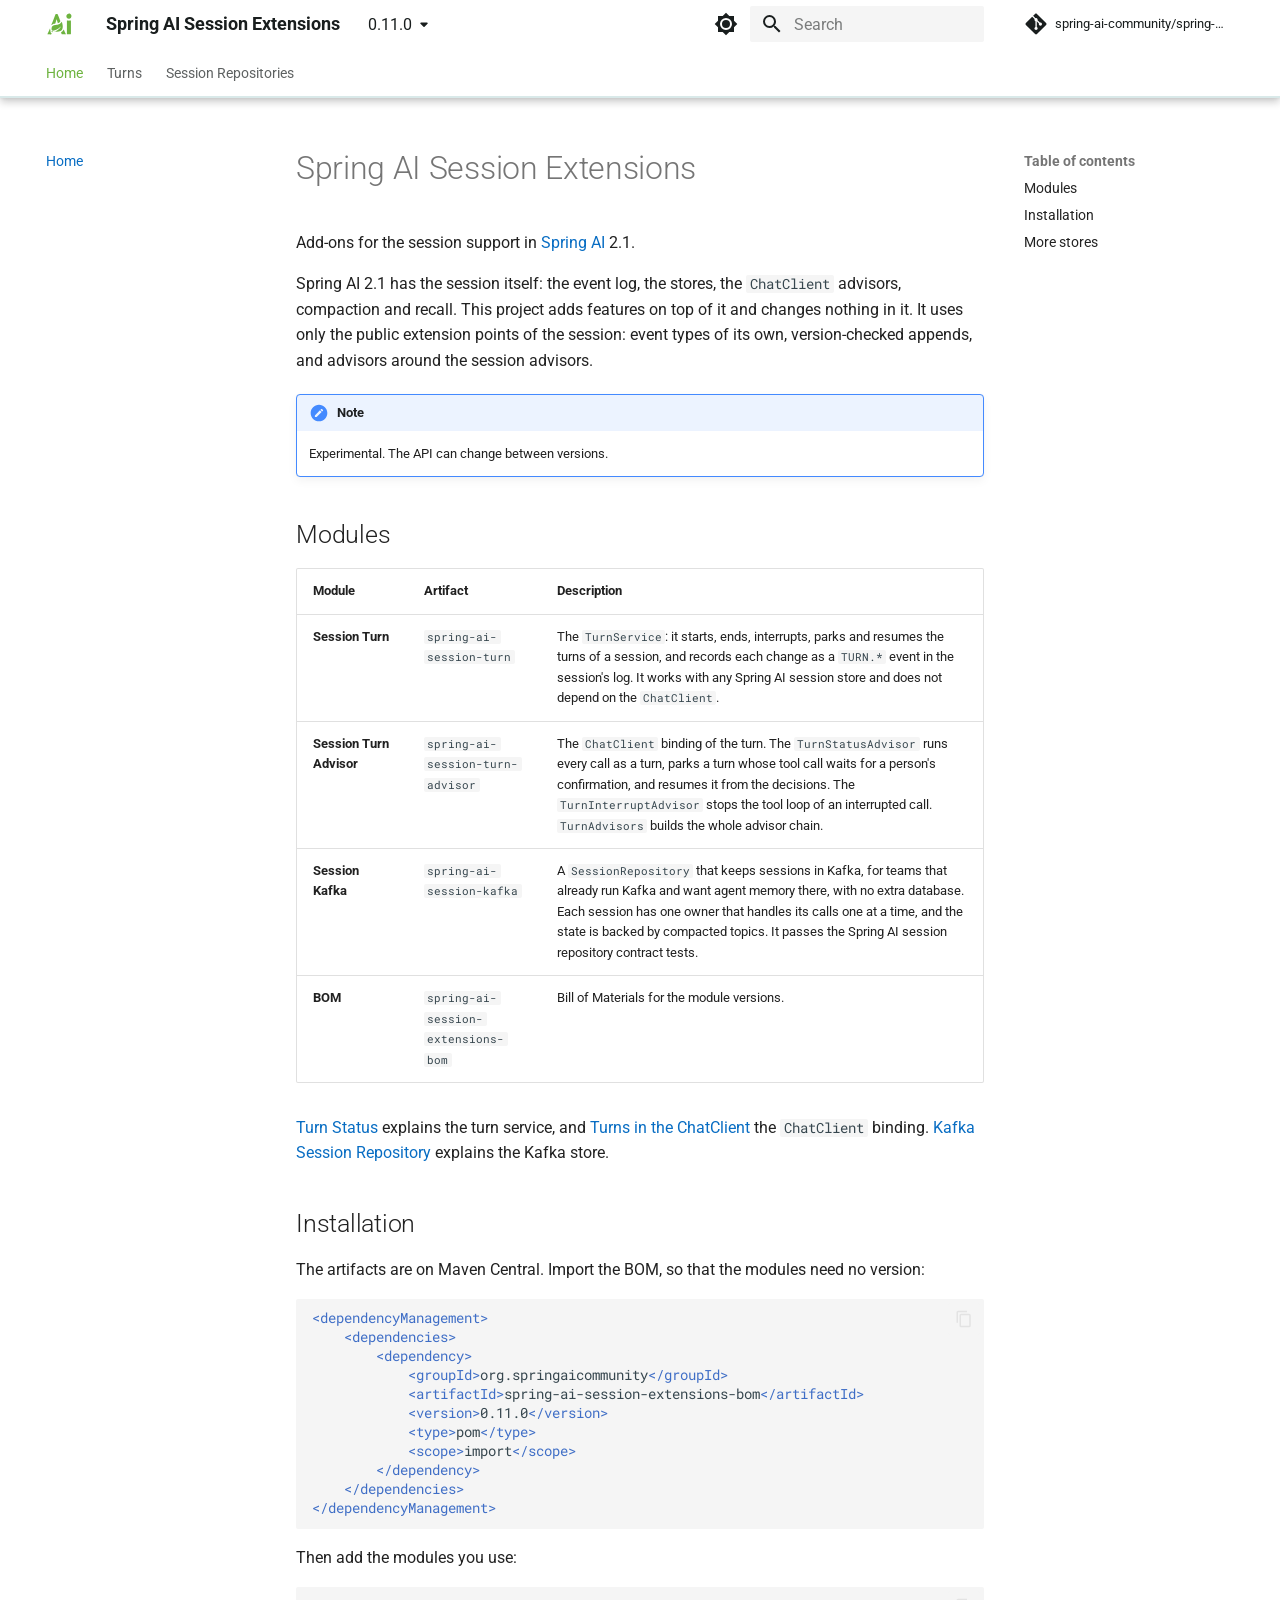
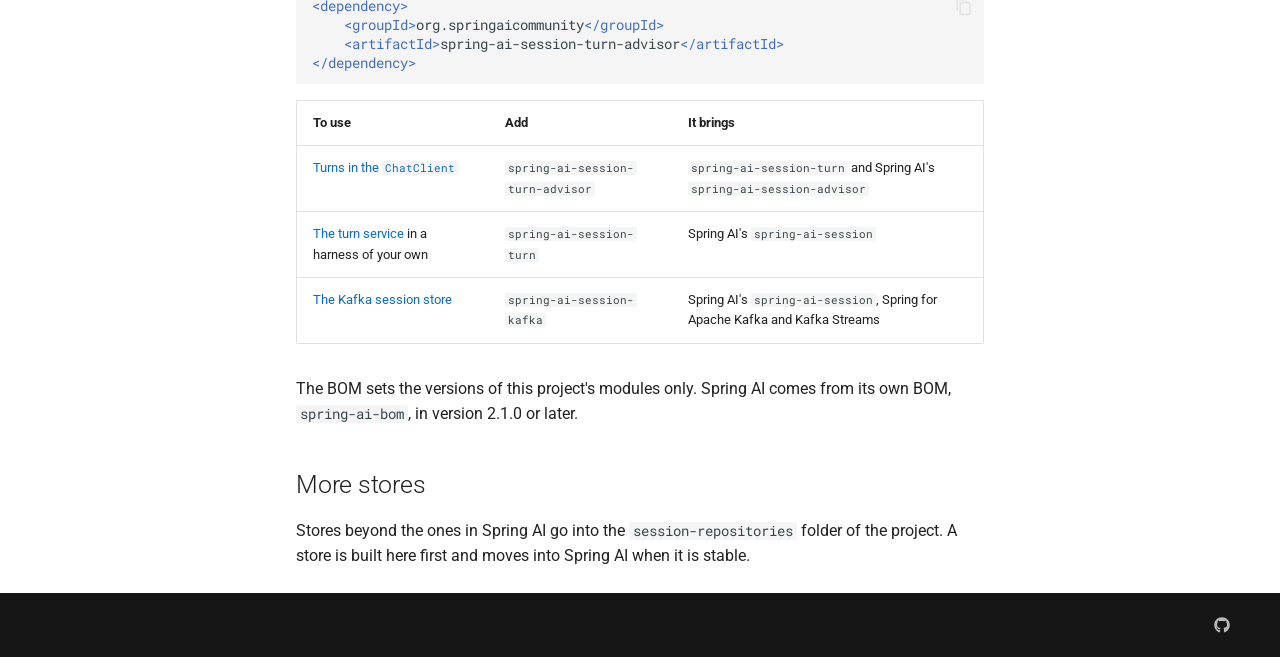
<file: 0.11.0/index.html>
<!doctype html>
<html lang="en" class="no-js">
  <head>
    
      <meta charset="utf-8">
      <meta name="viewport" content="width=device-width,initial-scale=1">
      
        <meta name="description" content="Add-ons for the session in Spring AI 2.1">
      
      
      
      
      
        <link rel="next" href="turn/turn-status/">
      
      
        
      
      
      <link rel="icon" href="assets/images/spring-ai-logo.svg">
      <meta name="generator" content="mkdocs-1.6.1, mkdocs-material-9.8.2">
    
    
      
        <title>Spring AI Session Extensions</title>
      
    
    
      <link rel="stylesheet" href="assets/stylesheets/main.57a0d79d.min.css">
      
        
        <link rel="stylesheet" href="assets/stylesheets/palette.fb2fffe2.min.css">
      
      


    
    
      
    
    
      
        
        
        <link rel="preconnect" href="https://fonts.gstatic.com" crossorigin>
        <link rel="stylesheet" href="https://fonts.googleapis.com/css?family=Roboto:300,300i,400,400i,700,700i%7CRoboto+Mono:400,400i,700,700i&display=fallback">
        <style>:root{--md-text-font:"Roboto";--md-code-font:"Roboto Mono"}</style>
      
    
    
      <link rel="stylesheet" href="stylesheets/extra.css">
    
    <script>__md_scope=new URL(".",location),__md_hash=e=>[...e].reduce(((e,_)=>(e<<5)-e+_.charCodeAt(0)),0),__md_get=(e,_=localStorage,t=__md_scope)=>JSON.parse(_.getItem(t.pathname+"."+e)),__md_set=(e,_,t=localStorage,a=__md_scope)=>{try{t.setItem(a.pathname+"."+e,JSON.stringify(_))}catch(e){}}</script>
    
      

    
    
  </head>
  
  
    
    
      
    
    
    
    
    <body dir="ltr" data-md-color-scheme="default" data-md-color-primary="custom" data-md-color-accent="custom">
  
    
    <input class="md-toggle" data-md-toggle="drawer" type="checkbox" id="__drawer" autocomplete="off">
    <input class="md-toggle" data-md-toggle="search" type="checkbox" id="__search" autocomplete="off">
    <label class="md-overlay" for="__drawer"></label>
    <div data-md-component="skip">
      
        
        <a href="#spring-ai-session-extensions" class="md-skip">
          Skip to content
        </a>
      
    </div>
    <div data-md-component="announce">
      
    </div>
    
      <div data-md-color-scheme="default" data-md-component="outdated" hidden>
        
      </div>
    
    
      

  

<header class="md-header md-header--shadow md-header--lifted" data-md-component="header">
  <nav class="md-header__inner md-grid" aria-label="Header">
    <a href="." title="Spring AI Session Extensions" class="md-header__button md-logo" aria-label="Spring AI Session Extensions" data-md-component="logo">
      
  <img src="assets/images/spring-ai-logo.svg" alt="logo">

    </a>
    <label class="md-header__button md-icon" for="__drawer">
      
      <svg xmlns="http://www.w3.org/2000/svg" viewBox="0 0 24 24"><path d="M3 6h18v2H3zm0 5h18v2H3zm0 5h18v2H3z"/></svg>
    </label>
    <div class="md-header__title" data-md-component="header-title">
      <div class="md-header__ellipsis">
        <div class="md-header__topic">
          <span class="md-ellipsis">
            Spring AI Session Extensions
          </span>
        </div>
        <div class="md-header__topic" data-md-component="header-topic">
          <span class="md-ellipsis">
            
              Home
            
          </span>
        </div>
      </div>
    </div>
    
      
        <form class="md-header__option" data-md-component="palette">
  
    
    
    
    <input class="md-option" data-md-color-media="" data-md-color-scheme="default" data-md-color-primary="custom" data-md-color-accent="custom"  aria-label="Switch to dark mode"  type="radio" name="__palette" id="__palette_0">
    
      <label class="md-header__button md-icon" title="Switch to dark mode" for="__palette_1" hidden>
        <svg xmlns="http://www.w3.org/2000/svg" viewBox="0 0 24 24"><path d="M12 8a4 4 0 0 0-4 4 4 4 0 0 0 4 4 4 4 0 0 0 4-4 4 4 0 0 0-4-4m0 10a6 6 0 0 1-6-6 6 6 0 0 1 6-6 6 6 0 0 1 6 6 6 6 0 0 1-6 6m8-9.31V4h-4.69L12 .69 8.69 4H4v4.69L.69 12 4 15.31V20h4.69L12 23.31 15.31 20H20v-4.69L23.31 12z"/></svg>
      </label>
    
  
    
    
    
    <input class="md-option" data-md-color-media="" data-md-color-scheme="slate" data-md-color-primary="custom" data-md-color-accent="custom"  aria-label="Switch to light mode"  type="radio" name="__palette" id="__palette_1">
    
      <label class="md-header__button md-icon" title="Switch to light mode" for="__palette_0" hidden>
        <svg xmlns="http://www.w3.org/2000/svg" viewBox="0 0 24 24"><path d="M12 18c-.89 0-1.74-.2-2.5-.55C11.56 16.5 13 14.42 13 12s-1.44-4.5-3.5-5.45C10.26 6.2 11.11 6 12 6a6 6 0 0 1 6 6 6 6 0 0 1-6 6m8-9.31V4h-4.69L12 .69 8.69 4H4v4.69L.69 12 4 15.31V20h4.69L12 23.31 15.31 20H20v-4.69L23.31 12z"/></svg>
      </label>
    
  
</form>
      
    
    
      <script>var palette=__md_get("__palette");if(palette&&palette.color){if("(prefers-color-scheme)"===palette.color.media){var media=matchMedia("(prefers-color-scheme: light)"),input=document.querySelector(media.matches?"[data-md-color-media='(prefers-color-scheme: light)']":"[data-md-color-media='(prefers-color-scheme: dark)']");palette.color.media=input.getAttribute("data-md-color-media"),palette.color.scheme=input.getAttribute("data-md-color-scheme"),palette.color.primary=input.getAttribute("data-md-color-primary"),palette.color.accent=input.getAttribute("data-md-color-accent")}for(var[key,value]of Object.entries(palette.color))document.body.setAttribute("data-md-color-"+key,value)}</script>
    
    
    
      
      
        <label class="md-header__button md-icon" for="__search">
          
          <svg xmlns="http://www.w3.org/2000/svg" viewBox="0 0 24 24"><path d="M9.5 3A6.5 6.5 0 0 1 16 9.5c0 1.61-.59 3.09-1.56 4.23l.27.27h.79l5 5-1.5 1.5-5-5v-.79l-.27-.27A6.52 6.52 0 0 1 9.5 16 6.5 6.5 0 0 1 3 9.5 6.5 6.5 0 0 1 9.5 3m0 2C7 5 5 7 5 9.5S7 14 9.5 14 14 12 14 9.5 12 5 9.5 5"/></svg>
        </label>
        <div class="md-search" data-md-component="search" role="dialog">
  <label class="md-search__overlay" for="__search"></label>
  <div class="md-search__inner" role="search">
    <form class="md-search__form" name="search">
      <input type="text" class="md-search__input" name="query" aria-label="Search" placeholder="Search" autocapitalize="off" autocorrect="off" autocomplete="off" spellcheck="false" data-md-component="search-query" required>
      <label class="md-search__icon md-icon" for="__search">
        
        <svg xmlns="http://www.w3.org/2000/svg" viewBox="0 0 24 24"><path d="M9.5 3A6.5 6.5 0 0 1 16 9.5c0 1.61-.59 3.09-1.56 4.23l.27.27h.79l5 5-1.5 1.5-5-5v-.79l-.27-.27A6.52 6.52 0 0 1 9.5 16 6.5 6.5 0 0 1 3 9.5 6.5 6.5 0 0 1 9.5 3m0 2C7 5 5 7 5 9.5S7 14 9.5 14 14 12 14 9.5 12 5 9.5 5"/></svg>
        
        <svg xmlns="http://www.w3.org/2000/svg" viewBox="0 0 24 24"><path d="M20 11v2H8l5.5 5.5-1.42 1.42L4.16 12l7.92-7.92L13.5 5.5 8 11z"/></svg>
      </label>
      <nav class="md-search__options" aria-label="Search">
        
        <button type="reset" class="md-search__icon md-icon" title="Clear" aria-label="Clear" tabindex="-1">
          
          <svg xmlns="http://www.w3.org/2000/svg" viewBox="0 0 24 24"><path d="M19 6.41 17.59 5 12 10.59 6.41 5 5 6.41 10.59 12 5 17.59 6.41 19 12 13.41 17.59 19 19 17.59 13.41 12z"/></svg>
        </button>
      </nav>
      
        <div class="md-search__suggest" data-md-component="search-suggest"></div>
      
    </form>
    <div class="md-search__output">
      <div class="md-search__scrollwrap" tabindex="0" data-md-scrollfix>
        <div class="md-search-result" data-md-component="search-result">
          <div class="md-search-result__meta">
            Initializing search
          </div>
          <ol class="md-search-result__list" role="presentation"></ol>
        </div>
      </div>
    </div>
  </div>
</div>
      
    
    
      <div class="md-header__source">
        <a href="https://github.com/spring-ai-community/spring-ai-session-extensions" title="Go to repository" class="md-source" data-md-component="source">
  <div class="md-source__icon md-icon">
    
    <svg xmlns="http://www.w3.org/2000/svg" viewBox="0 0 448 512"><!--! Font Awesome Free 7.1.0 by @fontawesome - https://fontawesome.com License - https://fontawesome.com/license/free (Icons: CC BY 4.0, Fonts: SIL OFL 1.1, Code: MIT License) Copyright 2025 Fonticons, Inc.--><path d="M439.6 236.1 244 40.5c-5.4-5.5-12.8-8.5-20.4-8.5s-15 3-20.4 8.4L162.5 81l51.5 51.5c27.1-9.1 52.7 16.8 43.4 43.7l49.7 49.7c34.2-11.8 61.2 31 35.5 56.7-26.5 26.5-70.2-2.9-56-37.3L240.3 199v121.9c25.3 12.5 22.3 41.8 9.1 55-6.4 6.4-15.2 10.1-24.3 10.1s-17.8-3.6-24.3-10.1c-17.6-17.6-11.1-46.9 11.2-56v-123c-20.8-8.5-24.6-30.7-18.6-45L142.6 101 8.5 235.1C3 240.6 0 247.9 0 255.5s3 15 8.5 20.4l195.6 195.7c5.4 5.4 12.7 8.4 20.4 8.4s15-3 20.4-8.4l194.7-194.7c5.4-5.4 8.4-12.8 8.4-20.4s-3-15-8.4-20.4"/></svg>
  </div>
  <div class="md-source__repository">
    spring-ai-community/spring-ai-session-extensions
  </div>
</a>
      </div>
    
  </nav>
  
    
      
<nav class="md-tabs" aria-label="Tabs" data-md-component="tabs">
  <div class="md-grid">
    <ul class="md-tabs__list">
      
        
  
  
  
    
  
  
    <li class="md-tabs__item md-tabs__item--active">
      <a href="." class="md-tabs__link">
        
  
  
    
  
  Home

      </a>
    </li>
  

      
        
  
  
  
  
    
    
      <li class="md-tabs__item">
        <a href="turn/turn-status/" class="md-tabs__link">
          
  
  
    
  
  Turns

        </a>
      </li>
    
  

      
        
  
  
  
  
    
    
      <li class="md-tabs__item">
        <a href="session-repositories/kafka/" class="md-tabs__link">
          
  
  
    
  
  Session Repositories

        </a>
      </li>
    
  

      
    </ul>
  </div>
</nav>
    
  
</header>
    
    <div class="md-container" data-md-component="container">
      
      
        
      
      <main class="md-main" data-md-component="main">
        <div class="md-main__inner md-grid">
          
            
              
              <div class="md-sidebar md-sidebar--primary" data-md-component="sidebar" data-md-type="navigation" >
                <div class="md-sidebar__scrollwrap">
                  <div class="md-sidebar__inner">
                    


  


<nav class="md-nav md-nav--primary md-nav--lifted" aria-label="Navigation" data-md-level="0">
  <label class="md-nav__title" for="__drawer">
    <a href="." title="Spring AI Session Extensions" class="md-nav__button md-logo" aria-label="Spring AI Session Extensions" data-md-component="logo">
      
  <img src="assets/images/spring-ai-logo.svg" alt="logo">

    </a>
    Spring AI Session Extensions
  </label>
  
    <div class="md-nav__source">
      <a href="https://github.com/spring-ai-community/spring-ai-session-extensions" title="Go to repository" class="md-source" data-md-component="source">
  <div class="md-source__icon md-icon">
    
    <svg xmlns="http://www.w3.org/2000/svg" viewBox="0 0 448 512"><!--! Font Awesome Free 7.1.0 by @fontawesome - https://fontawesome.com License - https://fontawesome.com/license/free (Icons: CC BY 4.0, Fonts: SIL OFL 1.1, Code: MIT License) Copyright 2025 Fonticons, Inc.--><path d="M439.6 236.1 244 40.5c-5.4-5.5-12.8-8.5-20.4-8.5s-15 3-20.4 8.4L162.5 81l51.5 51.5c27.1-9.1 52.7 16.8 43.4 43.7l49.7 49.7c34.2-11.8 61.2 31 35.5 56.7-26.5 26.5-70.2-2.9-56-37.3L240.3 199v121.9c25.3 12.5 22.3 41.8 9.1 55-6.4 6.4-15.2 10.1-24.3 10.1s-17.8-3.6-24.3-10.1c-17.6-17.6-11.1-46.9 11.2-56v-123c-20.8-8.5-24.6-30.7-18.6-45L142.6 101 8.5 235.1C3 240.6 0 247.9 0 255.5s3 15 8.5 20.4l195.6 195.7c5.4 5.4 12.7 8.4 20.4 8.4s15-3 20.4-8.4l194.7-194.7c5.4-5.4 8.4-12.8 8.4-20.4s-3-15-8.4-20.4"/></svg>
  </div>
  <div class="md-source__repository">
    spring-ai-community/spring-ai-session-extensions
  </div>
</a>
    </div>
  
  <ul class="md-nav__list" data-md-scrollfix>
    
      
      
  
  
    
  
  
  
    <li class="md-nav__item md-nav__item--active">
      
      <input class="md-nav__toggle md-toggle" type="checkbox" id="__toc">
      
      
        
      
      
        <label class="md-nav__link md-nav__link--active" for="__toc">
          
  
  
  <span class="md-ellipsis">
    
  
    Home
  

    
  </span>
  
  

          <span class="md-nav__icon md-icon"></span>
        </label>
      
      <a href="." class="md-nav__link md-nav__link--active">
        
  
  
  <span class="md-ellipsis">
    
  
    Home
  

    
  </span>
  
  

      </a>
      
        

<nav class="md-nav md-nav--secondary" aria-label="Table of contents">
  
  
  
    
  
  
    <label class="md-nav__title" for="__toc">
      <span class="md-nav__icon md-icon"></span>
      Table of contents
    </label>
    <ul class="md-nav__list" data-md-component="toc" data-md-scrollfix>
      
        <li class="md-nav__item">
  <a href="#modules" class="md-nav__link">
    <span class="md-ellipsis">
      
        Modules
      
    </span>
  </a>
  
</li>
      
        <li class="md-nav__item">
  <a href="#installation" class="md-nav__link">
    <span class="md-ellipsis">
      
        Installation
      
    </span>
  </a>
  
</li>
      
        <li class="md-nav__item">
  <a href="#more-stores" class="md-nav__link">
    <span class="md-ellipsis">
      
        More stores
      
    </span>
  </a>
  
</li>
      
    </ul>
  
</nav>
      
    </li>
  

    
      
      
  
  
  
  
    
    
      
        
      
        
      
    
    
    
      
      
        
      
    
    
    <li class="md-nav__item md-nav__item--nested">
      
        
        
        <input class="md-nav__toggle md-toggle " type="checkbox" id="__nav_2" >
        
          
          <label class="md-nav__link" for="__nav_2" id="__nav_2_label" tabindex="0">
            
  
  
  <span class="md-ellipsis">
    
  
    Turns
  

    
  </span>
  
  

            <span class="md-nav__icon md-icon"></span>
          </label>
        
        <nav class="md-nav" data-md-level="1" aria-labelledby="__nav_2_label" aria-expanded="false">
          <label class="md-nav__title" for="__nav_2">
            <span class="md-nav__icon md-icon"></span>
            
  
    Turns
  

          </label>
          <ul class="md-nav__list" data-md-scrollfix>
            
              
                
  
  
  
  
    <li class="md-nav__item">
      <a href="turn/turn-status/" class="md-nav__link">
        
  
  
  <span class="md-ellipsis">
    
  
    Turn Status
  

    
  </span>
  
  

      </a>
    </li>
  

              
            
              
                
  
  
  
  
    <li class="md-nav__item">
      <a href="turn/chat-client/" class="md-nav__link">
        
  
  
  <span class="md-ellipsis">
    
  
    Turns in the ChatClient
  

    
  </span>
  
  

      </a>
    </li>
  

              
            
          </ul>
        </nav>
      
    </li>
  

    
      
      
  
  
  
  
    
    
      
        
      
    
    
    
      
      
        
      
    
    
    <li class="md-nav__item md-nav__item--nested">
      
        
        
        <input class="md-nav__toggle md-toggle " type="checkbox" id="__nav_3" >
        
          
          <label class="md-nav__link" for="__nav_3" id="__nav_3_label" tabindex="0">
            
  
  
  <span class="md-ellipsis">
    
  
    Session Repositories
  

    
  </span>
  
  

            <span class="md-nav__icon md-icon"></span>
          </label>
        
        <nav class="md-nav" data-md-level="1" aria-labelledby="__nav_3_label" aria-expanded="false">
          <label class="md-nav__title" for="__nav_3">
            <span class="md-nav__icon md-icon"></span>
            
  
    Session Repositories
  

          </label>
          <ul class="md-nav__list" data-md-scrollfix>
            
              
                
  
  
  
  
    <li class="md-nav__item">
      <a href="session-repositories/kafka/" class="md-nav__link">
        
  
  
  <span class="md-ellipsis">
    
  
    Kafka
  

    
  </span>
  
  

      </a>
    </li>
  

              
            
          </ul>
        </nav>
      
    </li>
  

    
  </ul>
</nav>
                  </div>
                </div>
              </div>
            
            
              
              <div class="md-sidebar md-sidebar--secondary" data-md-component="sidebar" data-md-type="toc" >
                <div class="md-sidebar__scrollwrap">
                  <div class="md-sidebar__inner">
                    

<nav class="md-nav md-nav--secondary" aria-label="Table of contents">
  
  
  
    
  
  
    <label class="md-nav__title" for="__toc">
      <span class="md-nav__icon md-icon"></span>
      Table of contents
    </label>
    <ul class="md-nav__list" data-md-component="toc" data-md-scrollfix>
      
        <li class="md-nav__item">
  <a href="#modules" class="md-nav__link">
    <span class="md-ellipsis">
      
        Modules
      
    </span>
  </a>
  
</li>
      
        <li class="md-nav__item">
  <a href="#installation" class="md-nav__link">
    <span class="md-ellipsis">
      
        Installation
      
    </span>
  </a>
  
</li>
      
        <li class="md-nav__item">
  <a href="#more-stores" class="md-nav__link">
    <span class="md-ellipsis">
      
        More stores
      
    </span>
  </a>
  
</li>
      
    </ul>
  
</nav>
                  </div>
                </div>
              </div>
            
          
          
            <div class="md-content" data-md-component="content">
              
                



  


              
              <article class="md-content__inner md-typeset">
                
                  


  
  


<!-- ![Spring AI](assets/images/spring-ai-title-logo-light.svg#only-light){ width="320" }
![Spring AI](assets/images/spring-ai-title-logo-dark.svg#only-dark){ width="320" } -->

<h1 id="spring-ai-session-extensions">Spring AI Session Extensions<a class="headerlink" href="#spring-ai-session-extensions" title="Permanent link">&para;</a></h1>
<p>Add-ons for the session support in <a href="https://docs.spring.io/spring-ai/reference/">Spring AI</a> 2.1.</p>
<p>Spring AI 2.1 has the session itself: the event log, the stores, the <code>ChatClient</code> advisors, compaction and recall.
This project adds features on top of it and changes nothing in it.
It uses only the public extension points of the session: event types of its own, version-checked appends, and advisors around the session advisors.</p>
<div class="admonition note">
<p class="admonition-title">Note</p>
<p>Experimental. The API can change between versions.</p>
</div>
<h2 id="modules">Modules<a class="headerlink" href="#modules" title="Permanent link">&para;</a></h2>
<table>
<thead>
<tr>
<th>Module</th>
<th>Artifact</th>
<th>Description</th>
</tr>
</thead>
<tbody>
<tr>
<td><strong>Session Turn</strong></td>
<td><code>spring-ai-session-turn</code></td>
<td>The <code>TurnService</code>: it starts, ends, interrupts, parks and resumes the turns of a session, and records each change as a <code>TURN.*</code> event in the session's log. It works with any Spring AI session store and does not depend on the <code>ChatClient</code>.</td>
</tr>
<tr>
<td><strong>Session Turn Advisor</strong></td>
<td><code>spring-ai-session-turn-advisor</code></td>
<td>The <code>ChatClient</code> binding of the turn. The <code>TurnStatusAdvisor</code> runs every call as a turn, parks a turn whose tool call waits for a person's confirmation, and resumes it from the decisions. The <code>TurnInterruptAdvisor</code> stops the tool loop of an interrupted call. <code>TurnAdvisors</code> builds the whole advisor chain.</td>
</tr>
<tr>
<td><strong>Session Kafka</strong></td>
<td><code>spring-ai-session-kafka</code></td>
<td>A <code>SessionRepository</code> that keeps sessions in Kafka, for teams that already run Kafka and want agent memory there, with no extra database. Each session has one owner that handles its calls one at a time, and the state is backed by compacted topics. It passes the Spring AI session repository contract tests.</td>
</tr>
<tr>
<td><strong>BOM</strong></td>
<td><code>spring-ai-session-extensions-bom</code></td>
<td>Bill of Materials for the module versions.</td>
</tr>
</tbody>
</table>
<p><a href="turn/turn-status/">Turn Status</a> explains the turn service, and <a href="turn/chat-client/">Turns in the ChatClient</a> the <code>ChatClient</code> binding.
<a href="session-repositories/kafka/">Kafka Session Repository</a> explains the Kafka store.</p>
<h2 id="installation">Installation<a class="headerlink" href="#installation" title="Permanent link">&para;</a></h2>
<p>The artifacts are on Maven Central.
Import the BOM, so that the modules need no version:</p>
<div class="highlight"><pre><span></span><code><span id="__span-0-1"><a id="__codelineno-0-1" name="__codelineno-0-1" href="#__codelineno-0-1"></a><span class="nt">&lt;dependencyManagement&gt;</span>
</span><span id="__span-0-2"><a id="__codelineno-0-2" name="__codelineno-0-2" href="#__codelineno-0-2"></a><span class="w">    </span><span class="nt">&lt;dependencies&gt;</span>
</span><span id="__span-0-3"><a id="__codelineno-0-3" name="__codelineno-0-3" href="#__codelineno-0-3"></a><span class="w">        </span><span class="nt">&lt;dependency&gt;</span>
</span><span id="__span-0-4"><a id="__codelineno-0-4" name="__codelineno-0-4" href="#__codelineno-0-4"></a><span class="w">            </span><span class="nt">&lt;groupId&gt;</span>org.springaicommunity<span class="nt">&lt;/groupId&gt;</span>
</span><span id="__span-0-5"><a id="__codelineno-0-5" name="__codelineno-0-5" href="#__codelineno-0-5"></a><span class="w">            </span><span class="nt">&lt;artifactId&gt;</span>spring-ai-session-extensions-bom<span class="nt">&lt;/artifactId&gt;</span>
</span><span id="__span-0-6"><a id="__codelineno-0-6" name="__codelineno-0-6" href="#__codelineno-0-6"></a><span class="w">            </span><span class="nt">&lt;version&gt;</span>0.11.0<span class="nt">&lt;/version&gt;</span>
</span><span id="__span-0-7"><a id="__codelineno-0-7" name="__codelineno-0-7" href="#__codelineno-0-7"></a><span class="w">            </span><span class="nt">&lt;type&gt;</span>pom<span class="nt">&lt;/type&gt;</span>
</span><span id="__span-0-8"><a id="__codelineno-0-8" name="__codelineno-0-8" href="#__codelineno-0-8"></a><span class="w">            </span><span class="nt">&lt;scope&gt;</span>import<span class="nt">&lt;/scope&gt;</span>
</span><span id="__span-0-9"><a id="__codelineno-0-9" name="__codelineno-0-9" href="#__codelineno-0-9"></a><span class="w">        </span><span class="nt">&lt;/dependency&gt;</span>
</span><span id="__span-0-10"><a id="__codelineno-0-10" name="__codelineno-0-10" href="#__codelineno-0-10"></a><span class="w">    </span><span class="nt">&lt;/dependencies&gt;</span>
</span><span id="__span-0-11"><a id="__codelineno-0-11" name="__codelineno-0-11" href="#__codelineno-0-11"></a><span class="nt">&lt;/dependencyManagement&gt;</span>
</span></code></pre></div>
<p>Then add the modules you use:</p>
<div class="highlight"><pre><span></span><code><span id="__span-1-1"><a id="__codelineno-1-1" name="__codelineno-1-1" href="#__codelineno-1-1"></a><span class="nt">&lt;dependency&gt;</span>
</span><span id="__span-1-2"><a id="__codelineno-1-2" name="__codelineno-1-2" href="#__codelineno-1-2"></a><span class="w">    </span><span class="nt">&lt;groupId&gt;</span>org.springaicommunity<span class="nt">&lt;/groupId&gt;</span>
</span><span id="__span-1-3"><a id="__codelineno-1-3" name="__codelineno-1-3" href="#__codelineno-1-3"></a><span class="w">    </span><span class="nt">&lt;artifactId&gt;</span>spring-ai-session-turn-advisor<span class="nt">&lt;/artifactId&gt;</span>
</span><span id="__span-1-4"><a id="__codelineno-1-4" name="__codelineno-1-4" href="#__codelineno-1-4"></a><span class="nt">&lt;/dependency&gt;</span>
</span></code></pre></div>
<table>
<thead>
<tr>
<th>To use</th>
<th>Add</th>
<th>It brings</th>
</tr>
</thead>
<tbody>
<tr>
<td><a href="turn/chat-client/">Turns in the <code>ChatClient</code></a></td>
<td><code>spring-ai-session-turn-advisor</code></td>
<td><code>spring-ai-session-turn</code> and Spring AI's <code>spring-ai-session-advisor</code></td>
</tr>
<tr>
<td><a href="turn/turn-status/">The turn service</a> in a harness of your own</td>
<td><code>spring-ai-session-turn</code></td>
<td>Spring AI's <code>spring-ai-session</code></td>
</tr>
<tr>
<td><a href="session-repositories/kafka/">The Kafka session store</a></td>
<td><code>spring-ai-session-kafka</code></td>
<td>Spring AI's <code>spring-ai-session</code>, Spring for Apache Kafka and Kafka Streams</td>
</tr>
</tbody>
</table>
<p>The BOM sets the versions of this project's modules only.
Spring AI comes from its own BOM, <code>spring-ai-bom</code>, in version 2.1.0 or later.</p>
<h2 id="more-stores">More stores<a class="headerlink" href="#more-stores" title="Permanent link">&para;</a></h2>
<p>Stores beyond the ones in Spring AI go into the <code>session-repositories</code> folder of the project.
A store is built here first and moves into Spring AI when it is stable.</p>












                
              </article>
            </div>
          
          
  <script>var tabs=__md_get("__tabs");if(Array.isArray(tabs))e:for(var set of document.querySelectorAll(".tabbed-set")){var labels=set.querySelector(".tabbed-labels");for(var tab of tabs)for(var label of labels.getElementsByTagName("label"))if(label.innerText.trim()===tab){var input=document.getElementById(label.htmlFor);input.checked=!0;continue e}}</script>

<script>var target=document.getElementById(location.hash.slice(1));target&&target.name&&(target.checked=target.name.startsWith("__tabbed_"))</script>
        </div>
        
          <button type="button" class="md-top md-icon" data-md-component="top" hidden>
  
  <svg xmlns="http://www.w3.org/2000/svg" viewBox="0 0 24 24"><path d="M13 20h-2V8l-5.5 5.5-1.42-1.42L12 4.16l7.92 7.92-1.42 1.42L13 8z"/></svg>
  Back to top
</button>
        
      </main>
      
        <footer class="md-footer">
  
  <div class="md-footer-meta md-typeset">
    <div class="md-footer-meta__inner md-grid">
      <div class="md-copyright">
  
  
</div>
      
        
<div class="md-social">
  
    
    
    
    
      
      
    
    <a href="https://github.com/spring-ai-community/spring-ai-session-extensions" target="_blank" rel="noopener" title="github.com" class="md-social__link">
      <svg xmlns="http://www.w3.org/2000/svg" viewBox="0 0 512 512"><!--! Font Awesome Free 7.1.0 by @fontawesome - https://fontawesome.com License - https://fontawesome.com/license/free (Icons: CC BY 4.0, Fonts: SIL OFL 1.1, Code: MIT License) Copyright 2025 Fonticons, Inc.--><path d="M173.9 397.4c0 2-2.3 3.6-5.2 3.6-3.3.3-5.6-1.3-5.6-3.6 0-2 2.3-3.6 5.2-3.6 3-.3 5.6 1.3 5.6 3.6m-31.1-4.5c-.7 2 1.3 4.3 4.3 4.9 2.6 1 5.6 0 6.2-2s-1.3-4.3-4.3-5.2c-2.6-.7-5.5.3-6.2 2.3m44.2-1.7c-2.9.7-4.9 2.6-4.6 4.9.3 2 2.9 3.3 5.9 2.6 2.9-.7 4.9-2.6 4.6-4.6-.3-1.9-3-3.2-5.9-2.9M252.8 8C114.1 8 8 113.3 8 252c0 110.9 69.8 205.8 169.5 239.2 12.8 2.3 17.3-5.6 17.3-12.1 0-6.2-.3-40.4-.3-61.4 0 0-70 15-84.7-29.8 0 0-11.4-29.1-27.8-36.6 0 0-22.9-15.7 1.6-15.4 0 0 24.9 2 38.6 25.8 21.9 38.6 58.6 27.5 72.9 20.9 2.3-16 8.8-27.1 16-33.7-55.9-6.2-112.3-14.3-112.3-110.5 0-27.5 7.6-41.3 23.6-58.9-2.6-6.5-11.1-33.3 2.6-67.9 20.9-6.5 69 27 69 27 20-5.6 41.5-8.5 62.8-8.5s42.8 2.9 62.8 8.5c0 0 48.1-33.6 69-27 13.7 34.7 5.2 61.4 2.6 67.9 16 17.7 25.8 31.5 25.8 58.9 0 96.5-58.9 104.2-114.8 110.5 9.2 7.9 17 22.9 17 46.4 0 33.7-.3 75.4-.3 83.6 0 6.5 4.6 14.4 17.3 12.1C436.2 457.8 504 362.9 504 252 504 113.3 391.5 8 252.8 8M105.2 352.9c-1.3 1-1 3.3.7 5.2 1.6 1.6 3.9 2.3 5.2 1 1.3-1 1-3.3-.7-5.2-1.6-1.6-3.9-2.3-5.2-1m-10.8-8.1c-.7 1.3.3 2.9 2.3 3.9 1.6 1 3.6.7 4.3-.7.7-1.3-.3-2.9-2.3-3.9-2-.6-3.6-.3-4.3.7m32.4 35.6c-1.6 1.3-1 4.3 1.3 6.2 2.3 2.3 5.2 2.6 6.5 1 1.3-1.3.7-4.3-1.3-6.2-2.2-2.3-5.2-2.6-6.5-1m-11.4-14.7c-1.6 1-1.6 3.6 0 5.9s4.3 3.3 5.6 2.3c1.6-1.3 1.6-3.9 0-6.2-1.4-2.3-4-3.3-5.6-2"/></svg>
    </a>
  
</div>
      
    </div>
  </div>
</footer>
      
    </div>
    <div class="md-dialog" data-md-component="dialog">
      <div class="md-dialog__inner md-typeset"></div>
    </div>
    
      <div class="md-progress" data-md-component="progress" role="progressbar"></div>
    
    
    
      
      
      <script id="__config" type="application/json">{"annotate": null, "base": ".", "features": ["navigation.instant", "navigation.instant.progress", "navigation.tabs", "navigation.tabs.sticky", "navigation.sections", "navigation.top", "navigation.path", "navigation.indexes", "toc.follow", "search.suggest", "search.highlight", "content.code.copy", "content.code.annotate", "content.tabs.link"], "search": "assets/javascripts/workers/search.a7633da7.min.js", "tags": null, "translations": {"clipboard.copied": "Copied to clipboard", "clipboard.copy": "Copy to clipboard", "search.result.more.one": "1 more on this page", "search.result.more.other": "# more on this page", "search.result.none": "No matching documents", "search.result.one": "1 matching document", "search.result.other": "# matching documents", "search.result.placeholder": "Type to start searching", "search.result.term.missing": "Missing", "select.version": "Select version"}, "version": {"default": ["latest-snapshot", "latest"], "provider": "mike"}}</script>
    
    
      <script src="assets/javascripts/bundle.a5f9d56c.min.js"></script>
      
    
  </body>
</html>
</file>
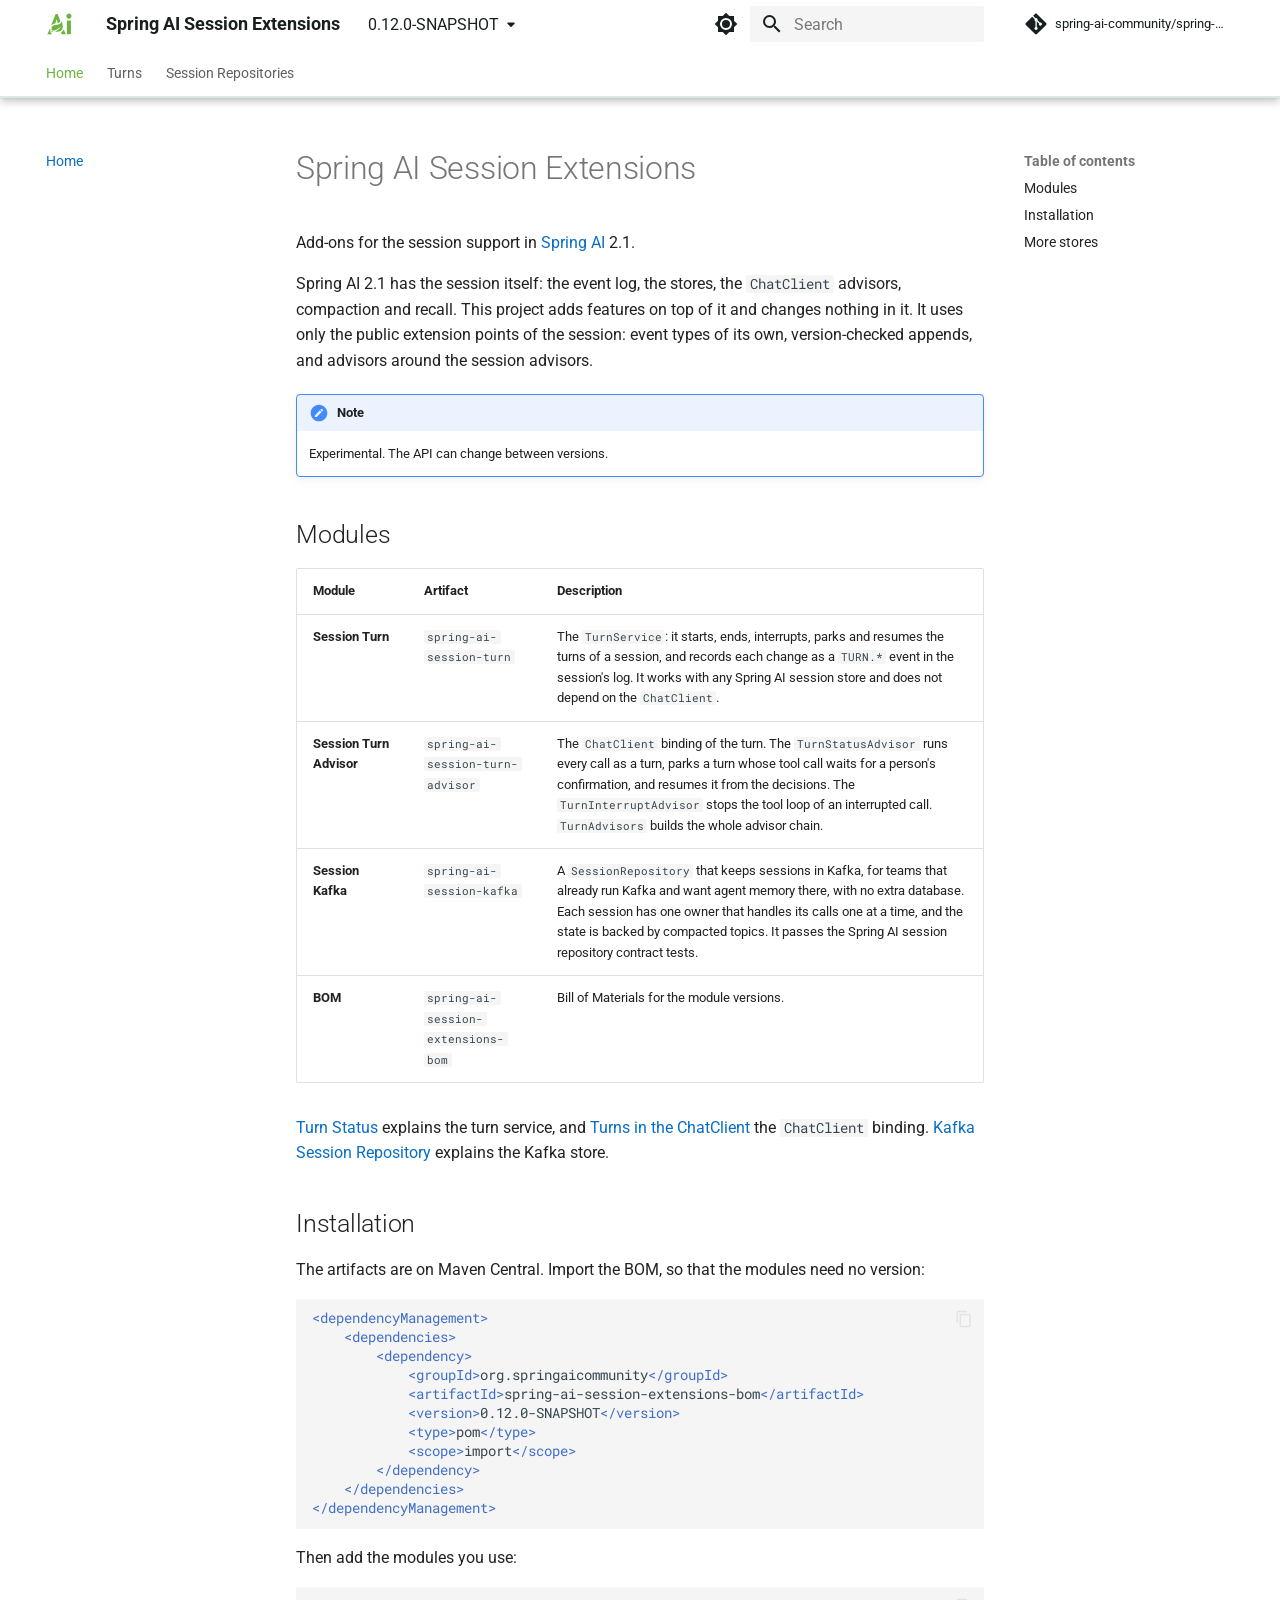
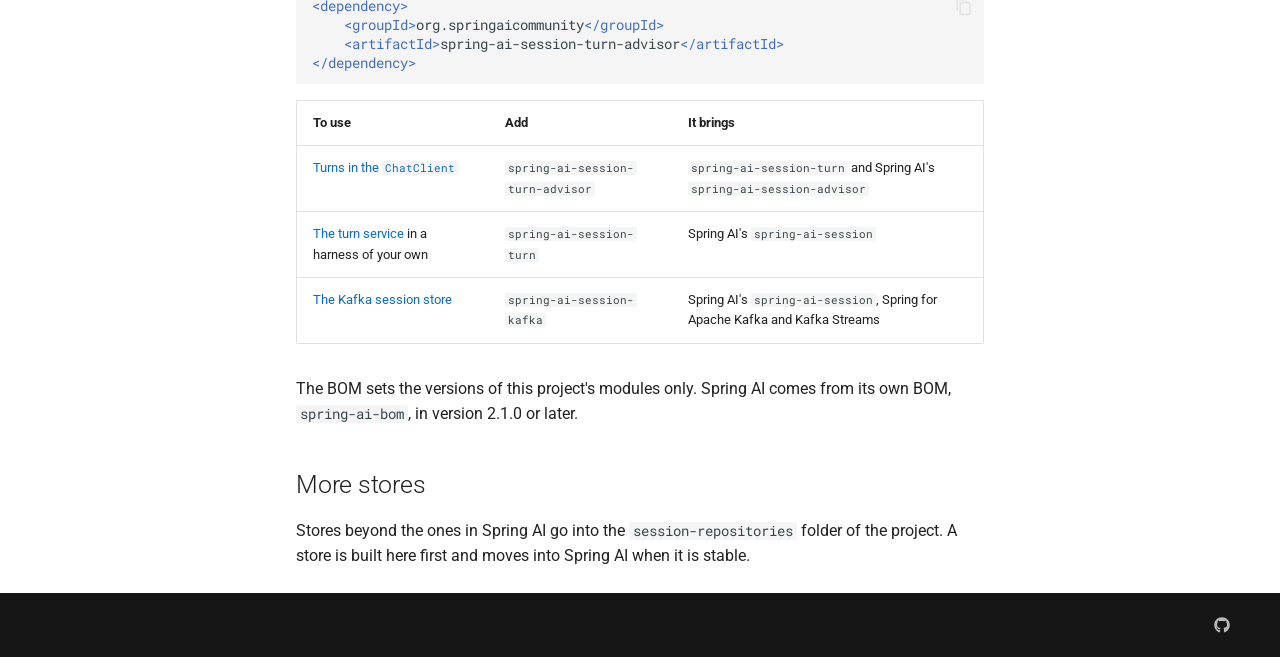
<file: 0.12.0-SNAPSHOT/index.html>
<!doctype html>
<html lang="en" class="no-js">
  <head>
    
      <meta charset="utf-8">
      <meta name="viewport" content="width=device-width,initial-scale=1">
      
        <meta name="description" content="Add-ons for the session in Spring AI 2.1">
      
      
      
      
      
        <link rel="next" href="turn/turn-status/">
      
      
        
      
      
      <link rel="icon" href="assets/images/spring-ai-logo.svg">
      <meta name="generator" content="mkdocs-1.6.1, mkdocs-material-9.8.2">
    
    
      
        <title>Spring AI Session Extensions</title>
      
    
    
      <link rel="stylesheet" href="assets/stylesheets/main.57a0d79d.min.css">
      
        
        <link rel="stylesheet" href="assets/stylesheets/palette.fb2fffe2.min.css">
      
      


    
    
      
    
    
      
        
        
        <link rel="preconnect" href="https://fonts.gstatic.com" crossorigin>
        <link rel="stylesheet" href="https://fonts.googleapis.com/css?family=Roboto:300,300i,400,400i,700,700i%7CRoboto+Mono:400,400i,700,700i&display=fallback">
        <style>:root{--md-text-font:"Roboto";--md-code-font:"Roboto Mono"}</style>
      
    
    
      <link rel="stylesheet" href="stylesheets/extra.css">
    
    <script>__md_scope=new URL(".",location),__md_hash=e=>[...e].reduce(((e,_)=>(e<<5)-e+_.charCodeAt(0)),0),__md_get=(e,_=localStorage,t=__md_scope)=>JSON.parse(_.getItem(t.pathname+"."+e)),__md_set=(e,_,t=localStorage,a=__md_scope)=>{try{t.setItem(a.pathname+"."+e,JSON.stringify(_))}catch(e){}}</script>
    
      

    
    
  </head>
  
  
    
    
      
    
    
    
    
    <body dir="ltr" data-md-color-scheme="default" data-md-color-primary="custom" data-md-color-accent="custom">
  
    
    <input class="md-toggle" data-md-toggle="drawer" type="checkbox" id="__drawer" autocomplete="off">
    <input class="md-toggle" data-md-toggle="search" type="checkbox" id="__search" autocomplete="off">
    <label class="md-overlay" for="__drawer"></label>
    <div data-md-component="skip">
      
        
        <a href="#spring-ai-session-extensions" class="md-skip">
          Skip to content
        </a>
      
    </div>
    <div data-md-component="announce">
      
    </div>
    
      <div data-md-color-scheme="default" data-md-component="outdated" hidden>
        
      </div>
    
    
      

  

<header class="md-header md-header--shadow md-header--lifted" data-md-component="header">
  <nav class="md-header__inner md-grid" aria-label="Header">
    <a href="." title="Spring AI Session Extensions" class="md-header__button md-logo" aria-label="Spring AI Session Extensions" data-md-component="logo">
      
  <img src="assets/images/spring-ai-logo.svg" alt="logo">

    </a>
    <label class="md-header__button md-icon" for="__drawer">
      
      <svg xmlns="http://www.w3.org/2000/svg" viewBox="0 0 24 24"><path d="M3 6h18v2H3zm0 5h18v2H3zm0 5h18v2H3z"/></svg>
    </label>
    <div class="md-header__title" data-md-component="header-title">
      <div class="md-header__ellipsis">
        <div class="md-header__topic">
          <span class="md-ellipsis">
            Spring AI Session Extensions
          </span>
        </div>
        <div class="md-header__topic" data-md-component="header-topic">
          <span class="md-ellipsis">
            
              Home
            
          </span>
        </div>
      </div>
    </div>
    
      
        <form class="md-header__option" data-md-component="palette">
  
    
    
    
    <input class="md-option" data-md-color-media="" data-md-color-scheme="default" data-md-color-primary="custom" data-md-color-accent="custom"  aria-label="Switch to dark mode"  type="radio" name="__palette" id="__palette_0">
    
      <label class="md-header__button md-icon" title="Switch to dark mode" for="__palette_1" hidden>
        <svg xmlns="http://www.w3.org/2000/svg" viewBox="0 0 24 24"><path d="M12 8a4 4 0 0 0-4 4 4 4 0 0 0 4 4 4 4 0 0 0 4-4 4 4 0 0 0-4-4m0 10a6 6 0 0 1-6-6 6 6 0 0 1 6-6 6 6 0 0 1 6 6 6 6 0 0 1-6 6m8-9.31V4h-4.69L12 .69 8.69 4H4v4.69L.69 12 4 15.31V20h4.69L12 23.31 15.31 20H20v-4.69L23.31 12z"/></svg>
      </label>
    
  
    
    
    
    <input class="md-option" data-md-color-media="" data-md-color-scheme="slate" data-md-color-primary="custom" data-md-color-accent="custom"  aria-label="Switch to light mode"  type="radio" name="__palette" id="__palette_1">
    
      <label class="md-header__button md-icon" title="Switch to light mode" for="__palette_0" hidden>
        <svg xmlns="http://www.w3.org/2000/svg" viewBox="0 0 24 24"><path d="M12 18c-.89 0-1.74-.2-2.5-.55C11.56 16.5 13 14.42 13 12s-1.44-4.5-3.5-5.45C10.26 6.2 11.11 6 12 6a6 6 0 0 1 6 6 6 6 0 0 1-6 6m8-9.31V4h-4.69L12 .69 8.69 4H4v4.69L.69 12 4 15.31V20h4.69L12 23.31 15.31 20H20v-4.69L23.31 12z"/></svg>
      </label>
    
  
</form>
      
    
    
      <script>var palette=__md_get("__palette");if(palette&&palette.color){if("(prefers-color-scheme)"===palette.color.media){var media=matchMedia("(prefers-color-scheme: light)"),input=document.querySelector(media.matches?"[data-md-color-media='(prefers-color-scheme: light)']":"[data-md-color-media='(prefers-color-scheme: dark)']");palette.color.media=input.getAttribute("data-md-color-media"),palette.color.scheme=input.getAttribute("data-md-color-scheme"),palette.color.primary=input.getAttribute("data-md-color-primary"),palette.color.accent=input.getAttribute("data-md-color-accent")}for(var[key,value]of Object.entries(palette.color))document.body.setAttribute("data-md-color-"+key,value)}</script>
    
    
    
      
      
        <label class="md-header__button md-icon" for="__search">
          
          <svg xmlns="http://www.w3.org/2000/svg" viewBox="0 0 24 24"><path d="M9.5 3A6.5 6.5 0 0 1 16 9.5c0 1.61-.59 3.09-1.56 4.23l.27.27h.79l5 5-1.5 1.5-5-5v-.79l-.27-.27A6.52 6.52 0 0 1 9.5 16 6.5 6.5 0 0 1 3 9.5 6.5 6.5 0 0 1 9.5 3m0 2C7 5 5 7 5 9.5S7 14 9.5 14 14 12 14 9.5 12 5 9.5 5"/></svg>
        </label>
        <div class="md-search" data-md-component="search" role="dialog">
  <label class="md-search__overlay" for="__search"></label>
  <div class="md-search__inner" role="search">
    <form class="md-search__form" name="search">
      <input type="text" class="md-search__input" name="query" aria-label="Search" placeholder="Search" autocapitalize="off" autocorrect="off" autocomplete="off" spellcheck="false" data-md-component="search-query" required>
      <label class="md-search__icon md-icon" for="__search">
        
        <svg xmlns="http://www.w3.org/2000/svg" viewBox="0 0 24 24"><path d="M9.5 3A6.5 6.5 0 0 1 16 9.5c0 1.61-.59 3.09-1.56 4.23l.27.27h.79l5 5-1.5 1.5-5-5v-.79l-.27-.27A6.52 6.52 0 0 1 9.5 16 6.5 6.5 0 0 1 3 9.5 6.5 6.5 0 0 1 9.5 3m0 2C7 5 5 7 5 9.5S7 14 9.5 14 14 12 14 9.5 12 5 9.5 5"/></svg>
        
        <svg xmlns="http://www.w3.org/2000/svg" viewBox="0 0 24 24"><path d="M20 11v2H8l5.5 5.5-1.42 1.42L4.16 12l7.92-7.92L13.5 5.5 8 11z"/></svg>
      </label>
      <nav class="md-search__options" aria-label="Search">
        
        <button type="reset" class="md-search__icon md-icon" title="Clear" aria-label="Clear" tabindex="-1">
          
          <svg xmlns="http://www.w3.org/2000/svg" viewBox="0 0 24 24"><path d="M19 6.41 17.59 5 12 10.59 6.41 5 5 6.41 10.59 12 5 17.59 6.41 19 12 13.41 17.59 19 19 17.59 13.41 12z"/></svg>
        </button>
      </nav>
      
        <div class="md-search__suggest" data-md-component="search-suggest"></div>
      
    </form>
    <div class="md-search__output">
      <div class="md-search__scrollwrap" tabindex="0" data-md-scrollfix>
        <div class="md-search-result" data-md-component="search-result">
          <div class="md-search-result__meta">
            Initializing search
          </div>
          <ol class="md-search-result__list" role="presentation"></ol>
        </div>
      </div>
    </div>
  </div>
</div>
      
    
    
      <div class="md-header__source">
        <a href="https://github.com/spring-ai-community/spring-ai-session-extensions" title="Go to repository" class="md-source" data-md-component="source">
  <div class="md-source__icon md-icon">
    
    <svg xmlns="http://www.w3.org/2000/svg" viewBox="0 0 448 512"><!--! Font Awesome Free 7.1.0 by @fontawesome - https://fontawesome.com License - https://fontawesome.com/license/free (Icons: CC BY 4.0, Fonts: SIL OFL 1.1, Code: MIT License) Copyright 2025 Fonticons, Inc.--><path d="M439.6 236.1 244 40.5c-5.4-5.5-12.8-8.5-20.4-8.5s-15 3-20.4 8.4L162.5 81l51.5 51.5c27.1-9.1 52.7 16.8 43.4 43.7l49.7 49.7c34.2-11.8 61.2 31 35.5 56.7-26.5 26.5-70.2-2.9-56-37.3L240.3 199v121.9c25.3 12.5 22.3 41.8 9.1 55-6.4 6.4-15.2 10.1-24.3 10.1s-17.8-3.6-24.3-10.1c-17.6-17.6-11.1-46.9 11.2-56v-123c-20.8-8.5-24.6-30.7-18.6-45L142.6 101 8.5 235.1C3 240.6 0 247.9 0 255.5s3 15 8.5 20.4l195.6 195.7c5.4 5.4 12.7 8.4 20.4 8.4s15-3 20.4-8.4l194.7-194.7c5.4-5.4 8.4-12.8 8.4-20.4s-3-15-8.4-20.4"/></svg>
  </div>
  <div class="md-source__repository">
    spring-ai-community/spring-ai-session-extensions
  </div>
</a>
      </div>
    
  </nav>
  
    
      
<nav class="md-tabs" aria-label="Tabs" data-md-component="tabs">
  <div class="md-grid">
    <ul class="md-tabs__list">
      
        
  
  
  
    
  
  
    <li class="md-tabs__item md-tabs__item--active">
      <a href="." class="md-tabs__link">
        
  
  
    
  
  Home

      </a>
    </li>
  

      
        
  
  
  
  
    
    
      <li class="md-tabs__item">
        <a href="turn/turn-status/" class="md-tabs__link">
          
  
  
    
  
  Turns

        </a>
      </li>
    
  

      
        
  
  
  
  
    
    
      <li class="md-tabs__item">
        <a href="session-repositories/kafka/" class="md-tabs__link">
          
  
  
    
  
  Session Repositories

        </a>
      </li>
    
  

      
    </ul>
  </div>
</nav>
    
  
</header>
    
    <div class="md-container" data-md-component="container">
      
      
        
      
      <main class="md-main" data-md-component="main">
        <div class="md-main__inner md-grid">
          
            
              
              <div class="md-sidebar md-sidebar--primary" data-md-component="sidebar" data-md-type="navigation" >
                <div class="md-sidebar__scrollwrap">
                  <div class="md-sidebar__inner">
                    


  


<nav class="md-nav md-nav--primary md-nav--lifted" aria-label="Navigation" data-md-level="0">
  <label class="md-nav__title" for="__drawer">
    <a href="." title="Spring AI Session Extensions" class="md-nav__button md-logo" aria-label="Spring AI Session Extensions" data-md-component="logo">
      
  <img src="assets/images/spring-ai-logo.svg" alt="logo">

    </a>
    Spring AI Session Extensions
  </label>
  
    <div class="md-nav__source">
      <a href="https://github.com/spring-ai-community/spring-ai-session-extensions" title="Go to repository" class="md-source" data-md-component="source">
  <div class="md-source__icon md-icon">
    
    <svg xmlns="http://www.w3.org/2000/svg" viewBox="0 0 448 512"><!--! Font Awesome Free 7.1.0 by @fontawesome - https://fontawesome.com License - https://fontawesome.com/license/free (Icons: CC BY 4.0, Fonts: SIL OFL 1.1, Code: MIT License) Copyright 2025 Fonticons, Inc.--><path d="M439.6 236.1 244 40.5c-5.4-5.5-12.8-8.5-20.4-8.5s-15 3-20.4 8.4L162.5 81l51.5 51.5c27.1-9.1 52.7 16.8 43.4 43.7l49.7 49.7c34.2-11.8 61.2 31 35.5 56.7-26.5 26.5-70.2-2.9-56-37.3L240.3 199v121.9c25.3 12.5 22.3 41.8 9.1 55-6.4 6.4-15.2 10.1-24.3 10.1s-17.8-3.6-24.3-10.1c-17.6-17.6-11.1-46.9 11.2-56v-123c-20.8-8.5-24.6-30.7-18.6-45L142.6 101 8.5 235.1C3 240.6 0 247.9 0 255.5s3 15 8.5 20.4l195.6 195.7c5.4 5.4 12.7 8.4 20.4 8.4s15-3 20.4-8.4l194.7-194.7c5.4-5.4 8.4-12.8 8.4-20.4s-3-15-8.4-20.4"/></svg>
  </div>
  <div class="md-source__repository">
    spring-ai-community/spring-ai-session-extensions
  </div>
</a>
    </div>
  
  <ul class="md-nav__list" data-md-scrollfix>
    
      
      
  
  
    
  
  
  
    <li class="md-nav__item md-nav__item--active">
      
      <input class="md-nav__toggle md-toggle" type="checkbox" id="__toc">
      
      
        
      
      
        <label class="md-nav__link md-nav__link--active" for="__toc">
          
  
  
  <span class="md-ellipsis">
    
  
    Home
  

    
  </span>
  
  

          <span class="md-nav__icon md-icon"></span>
        </label>
      
      <a href="." class="md-nav__link md-nav__link--active">
        
  
  
  <span class="md-ellipsis">
    
  
    Home
  

    
  </span>
  
  

      </a>
      
        

<nav class="md-nav md-nav--secondary" aria-label="Table of contents">
  
  
  
    
  
  
    <label class="md-nav__title" for="__toc">
      <span class="md-nav__icon md-icon"></span>
      Table of contents
    </label>
    <ul class="md-nav__list" data-md-component="toc" data-md-scrollfix>
      
        <li class="md-nav__item">
  <a href="#modules" class="md-nav__link">
    <span class="md-ellipsis">
      
        Modules
      
    </span>
  </a>
  
</li>
      
        <li class="md-nav__item">
  <a href="#installation" class="md-nav__link">
    <span class="md-ellipsis">
      
        Installation
      
    </span>
  </a>
  
</li>
      
        <li class="md-nav__item">
  <a href="#more-stores" class="md-nav__link">
    <span class="md-ellipsis">
      
        More stores
      
    </span>
  </a>
  
</li>
      
    </ul>
  
</nav>
      
    </li>
  

    
      
      
  
  
  
  
    
    
      
        
      
        
      
    
    
    
      
      
        
      
    
    
    <li class="md-nav__item md-nav__item--nested">
      
        
        
        <input class="md-nav__toggle md-toggle " type="checkbox" id="__nav_2" >
        
          
          <label class="md-nav__link" for="__nav_2" id="__nav_2_label" tabindex="0">
            
  
  
  <span class="md-ellipsis">
    
  
    Turns
  

    
  </span>
  
  

            <span class="md-nav__icon md-icon"></span>
          </label>
        
        <nav class="md-nav" data-md-level="1" aria-labelledby="__nav_2_label" aria-expanded="false">
          <label class="md-nav__title" for="__nav_2">
            <span class="md-nav__icon md-icon"></span>
            
  
    Turns
  

          </label>
          <ul class="md-nav__list" data-md-scrollfix>
            
              
                
  
  
  
  
    <li class="md-nav__item">
      <a href="turn/turn-status/" class="md-nav__link">
        
  
  
  <span class="md-ellipsis">
    
  
    Turn Status
  

    
  </span>
  
  

      </a>
    </li>
  

              
            
              
                
  
  
  
  
    <li class="md-nav__item">
      <a href="turn/chat-client/" class="md-nav__link">
        
  
  
  <span class="md-ellipsis">
    
  
    Turns in the ChatClient
  

    
  </span>
  
  

      </a>
    </li>
  

              
            
          </ul>
        </nav>
      
    </li>
  

    
      
      
  
  
  
  
    
    
      
        
      
    
    
    
      
      
        
      
    
    
    <li class="md-nav__item md-nav__item--nested">
      
        
        
        <input class="md-nav__toggle md-toggle " type="checkbox" id="__nav_3" >
        
          
          <label class="md-nav__link" for="__nav_3" id="__nav_3_label" tabindex="0">
            
  
  
  <span class="md-ellipsis">
    
  
    Session Repositories
  

    
  </span>
  
  

            <span class="md-nav__icon md-icon"></span>
          </label>
        
        <nav class="md-nav" data-md-level="1" aria-labelledby="__nav_3_label" aria-expanded="false">
          <label class="md-nav__title" for="__nav_3">
            <span class="md-nav__icon md-icon"></span>
            
  
    Session Repositories
  

          </label>
          <ul class="md-nav__list" data-md-scrollfix>
            
              
                
  
  
  
  
    <li class="md-nav__item">
      <a href="session-repositories/kafka/" class="md-nav__link">
        
  
  
  <span class="md-ellipsis">
    
  
    Kafka
  

    
  </span>
  
  

      </a>
    </li>
  

              
            
          </ul>
        </nav>
      
    </li>
  

    
  </ul>
</nav>
                  </div>
                </div>
              </div>
            
            
              
              <div class="md-sidebar md-sidebar--secondary" data-md-component="sidebar" data-md-type="toc" >
                <div class="md-sidebar__scrollwrap">
                  <div class="md-sidebar__inner">
                    

<nav class="md-nav md-nav--secondary" aria-label="Table of contents">
  
  
  
    
  
  
    <label class="md-nav__title" for="__toc">
      <span class="md-nav__icon md-icon"></span>
      Table of contents
    </label>
    <ul class="md-nav__list" data-md-component="toc" data-md-scrollfix>
      
        <li class="md-nav__item">
  <a href="#modules" class="md-nav__link">
    <span class="md-ellipsis">
      
        Modules
      
    </span>
  </a>
  
</li>
      
        <li class="md-nav__item">
  <a href="#installation" class="md-nav__link">
    <span class="md-ellipsis">
      
        Installation
      
    </span>
  </a>
  
</li>
      
        <li class="md-nav__item">
  <a href="#more-stores" class="md-nav__link">
    <span class="md-ellipsis">
      
        More stores
      
    </span>
  </a>
  
</li>
      
    </ul>
  
</nav>
                  </div>
                </div>
              </div>
            
          
          
            <div class="md-content" data-md-component="content">
              
                



  


              
              <article class="md-content__inner md-typeset">
                
                  


  
  


<!-- ![Spring AI](assets/images/spring-ai-title-logo-light.svg#only-light){ width="320" }
![Spring AI](assets/images/spring-ai-title-logo-dark.svg#only-dark){ width="320" } -->

<h1 id="spring-ai-session-extensions">Spring AI Session Extensions<a class="headerlink" href="#spring-ai-session-extensions" title="Permanent link">&para;</a></h1>
<p>Add-ons for the session support in <a href="https://docs.spring.io/spring-ai/reference/">Spring AI</a> 2.1.</p>
<p>Spring AI 2.1 has the session itself: the event log, the stores, the <code>ChatClient</code> advisors, compaction and recall.
This project adds features on top of it and changes nothing in it.
It uses only the public extension points of the session: event types of its own, version-checked appends, and advisors around the session advisors.</p>
<div class="admonition note">
<p class="admonition-title">Note</p>
<p>Experimental. The API can change between versions.</p>
</div>
<h2 id="modules">Modules<a class="headerlink" href="#modules" title="Permanent link">&para;</a></h2>
<table>
<thead>
<tr>
<th>Module</th>
<th>Artifact</th>
<th>Description</th>
</tr>
</thead>
<tbody>
<tr>
<td><strong>Session Turn</strong></td>
<td><code>spring-ai-session-turn</code></td>
<td>The <code>TurnService</code>: it starts, ends, interrupts, parks and resumes the turns of a session, and records each change as a <code>TURN.*</code> event in the session's log. It works with any Spring AI session store and does not depend on the <code>ChatClient</code>.</td>
</tr>
<tr>
<td><strong>Session Turn Advisor</strong></td>
<td><code>spring-ai-session-turn-advisor</code></td>
<td>The <code>ChatClient</code> binding of the turn. The <code>TurnStatusAdvisor</code> runs every call as a turn, parks a turn whose tool call waits for a person's confirmation, and resumes it from the decisions. The <code>TurnInterruptAdvisor</code> stops the tool loop of an interrupted call. <code>TurnAdvisors</code> builds the whole advisor chain.</td>
</tr>
<tr>
<td><strong>Session Kafka</strong></td>
<td><code>spring-ai-session-kafka</code></td>
<td>A <code>SessionRepository</code> that keeps sessions in Kafka, for teams that already run Kafka and want agent memory there, with no extra database. Each session has one owner that handles its calls one at a time, and the state is backed by compacted topics. It passes the Spring AI session repository contract tests.</td>
</tr>
<tr>
<td><strong>BOM</strong></td>
<td><code>spring-ai-session-extensions-bom</code></td>
<td>Bill of Materials for the module versions.</td>
</tr>
</tbody>
</table>
<p><a href="turn/turn-status/">Turn Status</a> explains the turn service, and <a href="turn/chat-client/">Turns in the ChatClient</a> the <code>ChatClient</code> binding.
<a href="session-repositories/kafka/">Kafka Session Repository</a> explains the Kafka store.</p>
<h2 id="installation">Installation<a class="headerlink" href="#installation" title="Permanent link">&para;</a></h2>
<p>The artifacts are on Maven Central.
Import the BOM, so that the modules need no version:</p>
<div class="highlight"><pre><span></span><code><span id="__span-0-1"><a id="__codelineno-0-1" name="__codelineno-0-1" href="#__codelineno-0-1"></a><span class="nt">&lt;dependencyManagement&gt;</span>
</span><span id="__span-0-2"><a id="__codelineno-0-2" name="__codelineno-0-2" href="#__codelineno-0-2"></a><span class="w">    </span><span class="nt">&lt;dependencies&gt;</span>
</span><span id="__span-0-3"><a id="__codelineno-0-3" name="__codelineno-0-3" href="#__codelineno-0-3"></a><span class="w">        </span><span class="nt">&lt;dependency&gt;</span>
</span><span id="__span-0-4"><a id="__codelineno-0-4" name="__codelineno-0-4" href="#__codelineno-0-4"></a><span class="w">            </span><span class="nt">&lt;groupId&gt;</span>org.springaicommunity<span class="nt">&lt;/groupId&gt;</span>
</span><span id="__span-0-5"><a id="__codelineno-0-5" name="__codelineno-0-5" href="#__codelineno-0-5"></a><span class="w">            </span><span class="nt">&lt;artifactId&gt;</span>spring-ai-session-extensions-bom<span class="nt">&lt;/artifactId&gt;</span>
</span><span id="__span-0-6"><a id="__codelineno-0-6" name="__codelineno-0-6" href="#__codelineno-0-6"></a><span class="w">            </span><span class="nt">&lt;version&gt;</span>0.12.0-SNAPSHOT<span class="nt">&lt;/version&gt;</span>
</span><span id="__span-0-7"><a id="__codelineno-0-7" name="__codelineno-0-7" href="#__codelineno-0-7"></a><span class="w">            </span><span class="nt">&lt;type&gt;</span>pom<span class="nt">&lt;/type&gt;</span>
</span><span id="__span-0-8"><a id="__codelineno-0-8" name="__codelineno-0-8" href="#__codelineno-0-8"></a><span class="w">            </span><span class="nt">&lt;scope&gt;</span>import<span class="nt">&lt;/scope&gt;</span>
</span><span id="__span-0-9"><a id="__codelineno-0-9" name="__codelineno-0-9" href="#__codelineno-0-9"></a><span class="w">        </span><span class="nt">&lt;/dependency&gt;</span>
</span><span id="__span-0-10"><a id="__codelineno-0-10" name="__codelineno-0-10" href="#__codelineno-0-10"></a><span class="w">    </span><span class="nt">&lt;/dependencies&gt;</span>
</span><span id="__span-0-11"><a id="__codelineno-0-11" name="__codelineno-0-11" href="#__codelineno-0-11"></a><span class="nt">&lt;/dependencyManagement&gt;</span>
</span></code></pre></div>
<p>Then add the modules you use:</p>
<div class="highlight"><pre><span></span><code><span id="__span-1-1"><a id="__codelineno-1-1" name="__codelineno-1-1" href="#__codelineno-1-1"></a><span class="nt">&lt;dependency&gt;</span>
</span><span id="__span-1-2"><a id="__codelineno-1-2" name="__codelineno-1-2" href="#__codelineno-1-2"></a><span class="w">    </span><span class="nt">&lt;groupId&gt;</span>org.springaicommunity<span class="nt">&lt;/groupId&gt;</span>
</span><span id="__span-1-3"><a id="__codelineno-1-3" name="__codelineno-1-3" href="#__codelineno-1-3"></a><span class="w">    </span><span class="nt">&lt;artifactId&gt;</span>spring-ai-session-turn-advisor<span class="nt">&lt;/artifactId&gt;</span>
</span><span id="__span-1-4"><a id="__codelineno-1-4" name="__codelineno-1-4" href="#__codelineno-1-4"></a><span class="nt">&lt;/dependency&gt;</span>
</span></code></pre></div>
<table>
<thead>
<tr>
<th>To use</th>
<th>Add</th>
<th>It brings</th>
</tr>
</thead>
<tbody>
<tr>
<td><a href="turn/chat-client/">Turns in the <code>ChatClient</code></a></td>
<td><code>spring-ai-session-turn-advisor</code></td>
<td><code>spring-ai-session-turn</code> and Spring AI's <code>spring-ai-session-advisor</code></td>
</tr>
<tr>
<td><a href="turn/turn-status/">The turn service</a> in a harness of your own</td>
<td><code>spring-ai-session-turn</code></td>
<td>Spring AI's <code>spring-ai-session</code></td>
</tr>
<tr>
<td><a href="session-repositories/kafka/">The Kafka session store</a></td>
<td><code>spring-ai-session-kafka</code></td>
<td>Spring AI's <code>spring-ai-session</code>, Spring for Apache Kafka and Kafka Streams</td>
</tr>
</tbody>
</table>
<p>The BOM sets the versions of this project's modules only.
Spring AI comes from its own BOM, <code>spring-ai-bom</code>, in version 2.1.0 or later.</p>
<h2 id="more-stores">More stores<a class="headerlink" href="#more-stores" title="Permanent link">&para;</a></h2>
<p>Stores beyond the ones in Spring AI go into the <code>session-repositories</code> folder of the project.
A store is built here first and moves into Spring AI when it is stable.</p>












                
              </article>
            </div>
          
          
  <script>var tabs=__md_get("__tabs");if(Array.isArray(tabs))e:for(var set of document.querySelectorAll(".tabbed-set")){var labels=set.querySelector(".tabbed-labels");for(var tab of tabs)for(var label of labels.getElementsByTagName("label"))if(label.innerText.trim()===tab){var input=document.getElementById(label.htmlFor);input.checked=!0;continue e}}</script>

<script>var target=document.getElementById(location.hash.slice(1));target&&target.name&&(target.checked=target.name.startsWith("__tabbed_"))</script>
        </div>
        
          <button type="button" class="md-top md-icon" data-md-component="top" hidden>
  
  <svg xmlns="http://www.w3.org/2000/svg" viewBox="0 0 24 24"><path d="M13 20h-2V8l-5.5 5.5-1.42-1.42L12 4.16l7.92 7.92-1.42 1.42L13 8z"/></svg>
  Back to top
</button>
        
      </main>
      
        <footer class="md-footer">
  
  <div class="md-footer-meta md-typeset">
    <div class="md-footer-meta__inner md-grid">
      <div class="md-copyright">
  
  
</div>
      
        
<div class="md-social">
  
    
    
    
    
      
      
    
    <a href="https://github.com/spring-ai-community/spring-ai-session-extensions" target="_blank" rel="noopener" title="github.com" class="md-social__link">
      <svg xmlns="http://www.w3.org/2000/svg" viewBox="0 0 512 512"><!--! Font Awesome Free 7.1.0 by @fontawesome - https://fontawesome.com License - https://fontawesome.com/license/free (Icons: CC BY 4.0, Fonts: SIL OFL 1.1, Code: MIT License) Copyright 2025 Fonticons, Inc.--><path d="M173.9 397.4c0 2-2.3 3.6-5.2 3.6-3.3.3-5.6-1.3-5.6-3.6 0-2 2.3-3.6 5.2-3.6 3-.3 5.6 1.3 5.6 3.6m-31.1-4.5c-.7 2 1.3 4.3 4.3 4.9 2.6 1 5.6 0 6.2-2s-1.3-4.3-4.3-5.2c-2.6-.7-5.5.3-6.2 2.3m44.2-1.7c-2.9.7-4.9 2.6-4.6 4.9.3 2 2.9 3.3 5.9 2.6 2.9-.7 4.9-2.6 4.6-4.6-.3-1.9-3-3.2-5.9-2.9M252.8 8C114.1 8 8 113.3 8 252c0 110.9 69.8 205.8 169.5 239.2 12.8 2.3 17.3-5.6 17.3-12.1 0-6.2-.3-40.4-.3-61.4 0 0-70 15-84.7-29.8 0 0-11.4-29.1-27.8-36.6 0 0-22.9-15.7 1.6-15.4 0 0 24.9 2 38.6 25.8 21.9 38.6 58.6 27.5 72.9 20.9 2.3-16 8.8-27.1 16-33.7-55.9-6.2-112.3-14.3-112.3-110.5 0-27.5 7.6-41.3 23.6-58.9-2.6-6.5-11.1-33.3 2.6-67.9 20.9-6.5 69 27 69 27 20-5.6 41.5-8.5 62.8-8.5s42.8 2.9 62.8 8.5c0 0 48.1-33.6 69-27 13.7 34.7 5.2 61.4 2.6 67.9 16 17.7 25.8 31.5 25.8 58.9 0 96.5-58.9 104.2-114.8 110.5 9.2 7.9 17 22.9 17 46.4 0 33.7-.3 75.4-.3 83.6 0 6.5 4.6 14.4 17.3 12.1C436.2 457.8 504 362.9 504 252 504 113.3 391.5 8 252.8 8M105.2 352.9c-1.3 1-1 3.3.7 5.2 1.6 1.6 3.9 2.3 5.2 1 1.3-1 1-3.3-.7-5.2-1.6-1.6-3.9-2.3-5.2-1m-10.8-8.1c-.7 1.3.3 2.9 2.3 3.9 1.6 1 3.6.7 4.3-.7.7-1.3-.3-2.9-2.3-3.9-2-.6-3.6-.3-4.3.7m32.4 35.6c-1.6 1.3-1 4.3 1.3 6.2 2.3 2.3 5.2 2.6 6.5 1 1.3-1.3.7-4.3-1.3-6.2-2.2-2.3-5.2-2.6-6.5-1m-11.4-14.7c-1.6 1-1.6 3.6 0 5.9s4.3 3.3 5.6 2.3c1.6-1.3 1.6-3.9 0-6.2-1.4-2.3-4-3.3-5.6-2"/></svg>
    </a>
  
</div>
      
    </div>
  </div>
</footer>
      
    </div>
    <div class="md-dialog" data-md-component="dialog">
      <div class="md-dialog__inner md-typeset"></div>
    </div>
    
      <div class="md-progress" data-md-component="progress" role="progressbar"></div>
    
    
    
      
      
      <script id="__config" type="application/json">{"annotate": null, "base": ".", "features": ["navigation.instant", "navigation.instant.progress", "navigation.tabs", "navigation.tabs.sticky", "navigation.sections", "navigation.top", "navigation.path", "navigation.indexes", "toc.follow", "search.suggest", "search.highlight", "content.code.copy", "content.code.annotate", "content.tabs.link"], "search": "assets/javascripts/workers/search.a7633da7.min.js", "tags": null, "translations": {"clipboard.copied": "Copied to clipboard", "clipboard.copy": "Copy to clipboard", "search.result.more.one": "1 more on this page", "search.result.more.other": "# more on this page", "search.result.none": "No matching documents", "search.result.one": "1 matching document", "search.result.other": "# matching documents", "search.result.placeholder": "Type to start searching", "search.result.term.missing": "Missing", "select.version": "Select version"}, "version": {"default": ["latest-snapshot", "latest"], "provider": "mike"}}</script>
    
    
      <script src="assets/javascripts/bundle.a5f9d56c.min.js"></script>
      
    
  </body>
</html>
</file>
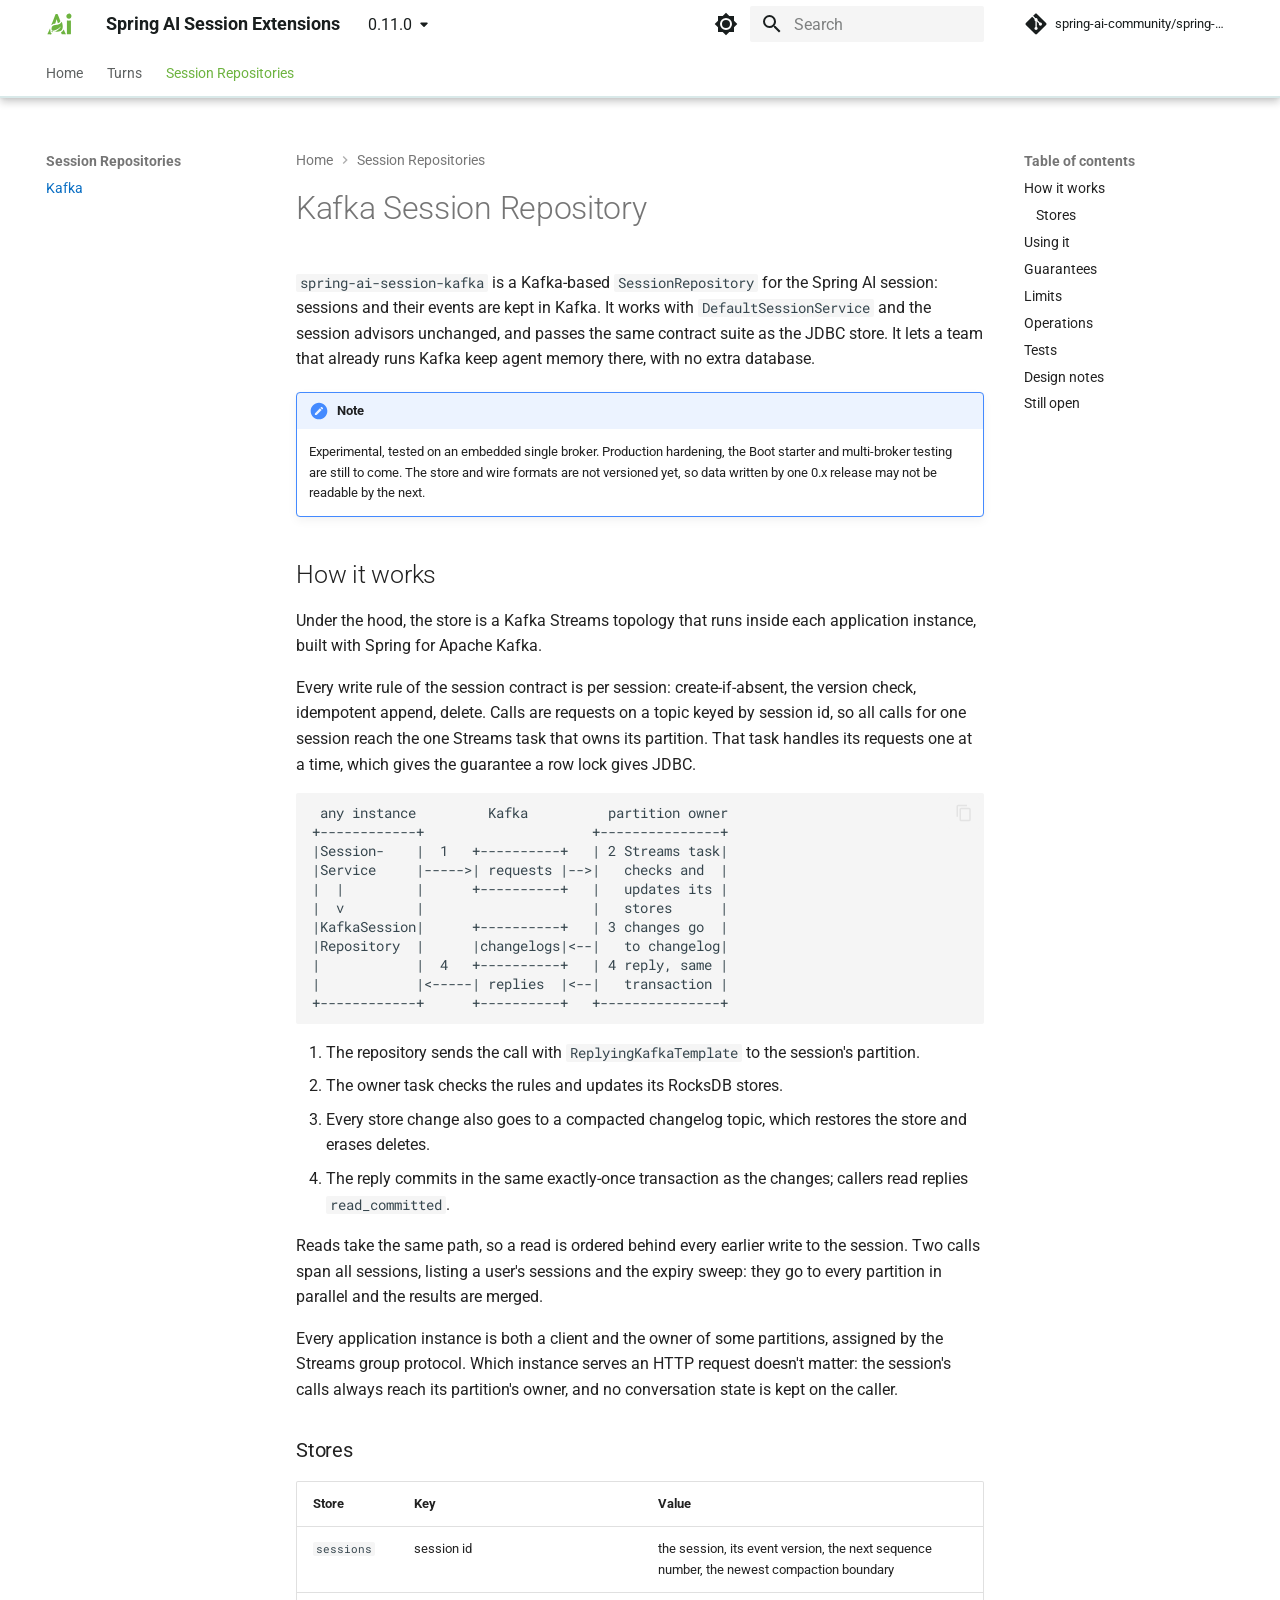
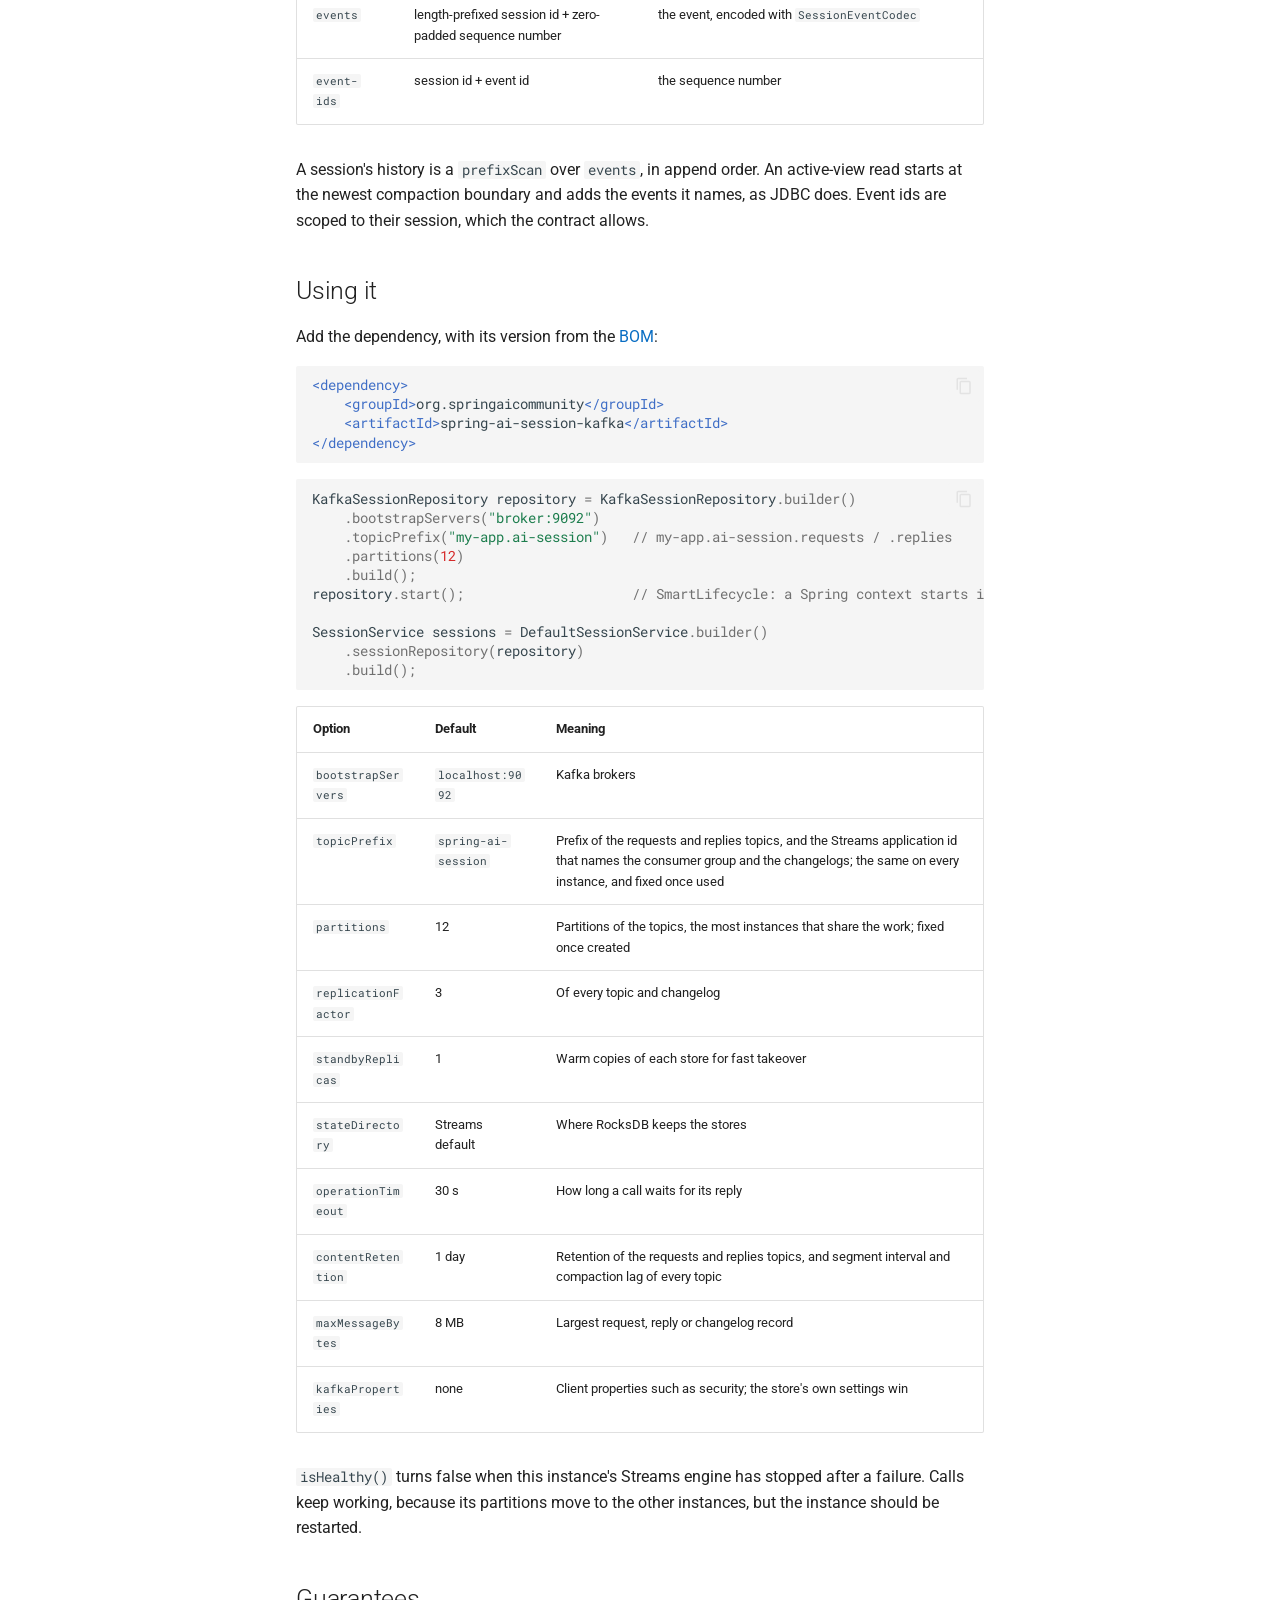
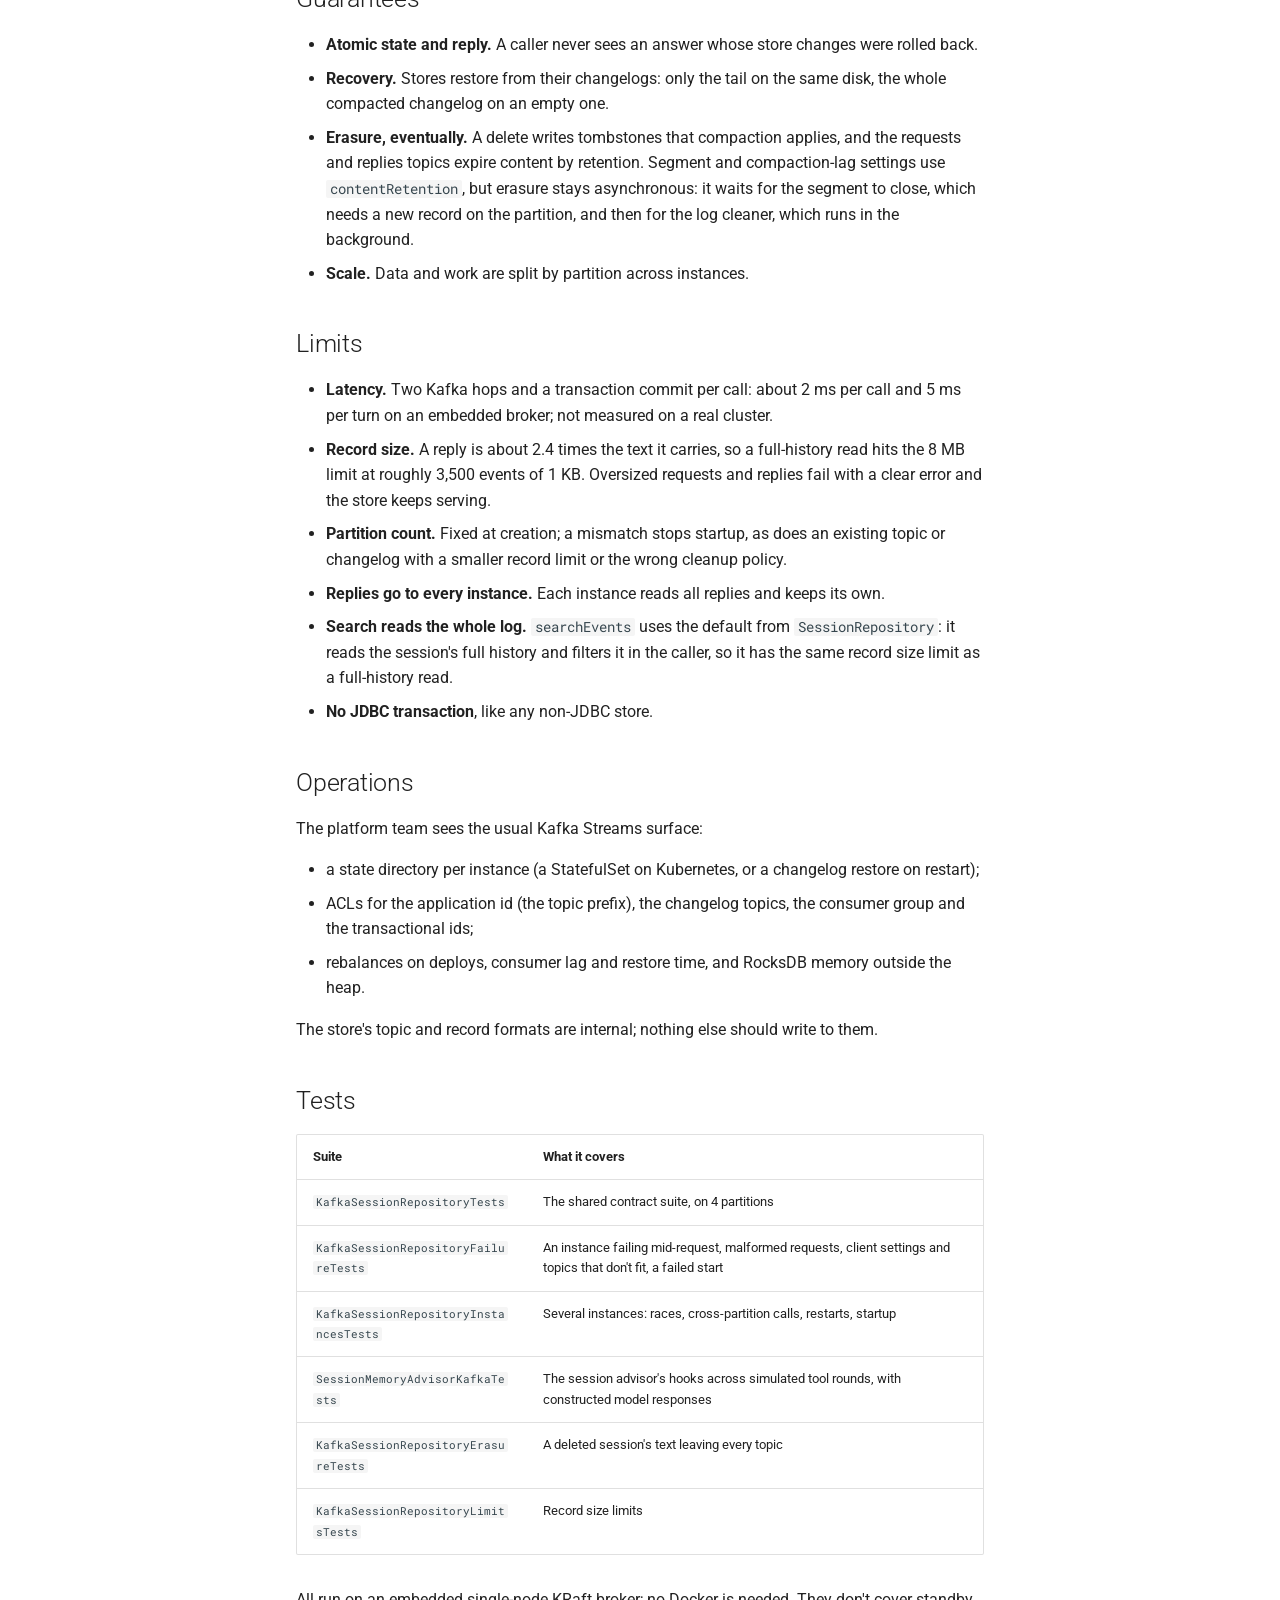
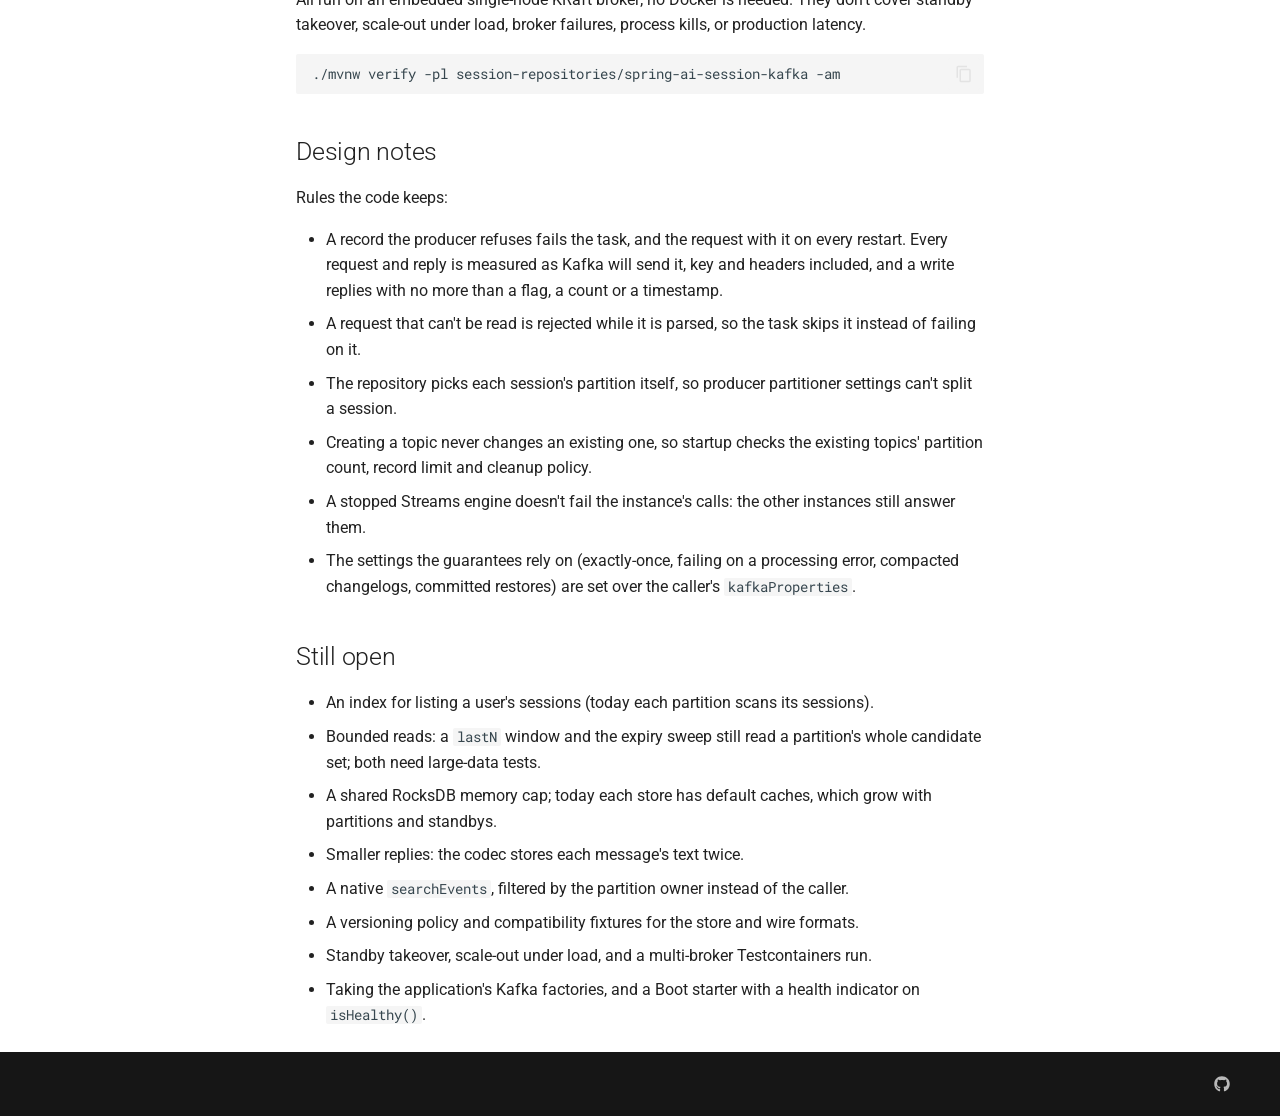
<file: 0.11.0/session-repositories/kafka/index.html>
<!doctype html>
<html lang="en" class="no-js">
  <head>
    
      <meta charset="utf-8">
      <meta name="viewport" content="width=device-width,initial-scale=1">
      
        <meta name="description" content="Add-ons for the session in Spring AI 2.1">
      
      
      
      
        <link rel="prev" href="../../turn/chat-client/">
      
      
      
        
      
      
      <link rel="icon" href="../../assets/images/spring-ai-logo.svg">
      <meta name="generator" content="mkdocs-1.6.1, mkdocs-material-9.8.2">
    
    
      
        <title>Kafka - Spring AI Session Extensions</title>
      
    
    
      <link rel="stylesheet" href="../../assets/stylesheets/main.57a0d79d.min.css">
      
        
        <link rel="stylesheet" href="../../assets/stylesheets/palette.fb2fffe2.min.css">
      
      


    
    
      
    
    
      
        
        
        <link rel="preconnect" href="https://fonts.gstatic.com" crossorigin>
        <link rel="stylesheet" href="https://fonts.googleapis.com/css?family=Roboto:300,300i,400,400i,700,700i%7CRoboto+Mono:400,400i,700,700i&display=fallback">
        <style>:root{--md-text-font:"Roboto";--md-code-font:"Roboto Mono"}</style>
      
    
    
      <link rel="stylesheet" href="../../stylesheets/extra.css">
    
    <script>__md_scope=new URL("../..",location),__md_hash=e=>[...e].reduce(((e,_)=>(e<<5)-e+_.charCodeAt(0)),0),__md_get=(e,_=localStorage,t=__md_scope)=>JSON.parse(_.getItem(t.pathname+"."+e)),__md_set=(e,_,t=localStorage,a=__md_scope)=>{try{t.setItem(a.pathname+"."+e,JSON.stringify(_))}catch(e){}}</script>
    
      

    
    
  </head>
  
  
    
    
      
    
    
    
    
    <body dir="ltr" data-md-color-scheme="default" data-md-color-primary="custom" data-md-color-accent="custom">
  
    
    <input class="md-toggle" data-md-toggle="drawer" type="checkbox" id="__drawer" autocomplete="off">
    <input class="md-toggle" data-md-toggle="search" type="checkbox" id="__search" autocomplete="off">
    <label class="md-overlay" for="__drawer"></label>
    <div data-md-component="skip">
      
        
        <a href="#kafka-session-repository" class="md-skip">
          Skip to content
        </a>
      
    </div>
    <div data-md-component="announce">
      
    </div>
    
      <div data-md-color-scheme="default" data-md-component="outdated" hidden>
        
      </div>
    
    
      

  

<header class="md-header md-header--shadow md-header--lifted" data-md-component="header">
  <nav class="md-header__inner md-grid" aria-label="Header">
    <a href="../.." title="Spring AI Session Extensions" class="md-header__button md-logo" aria-label="Spring AI Session Extensions" data-md-component="logo">
      
  <img src="../../assets/images/spring-ai-logo.svg" alt="logo">

    </a>
    <label class="md-header__button md-icon" for="__drawer">
      
      <svg xmlns="http://www.w3.org/2000/svg" viewBox="0 0 24 24"><path d="M3 6h18v2H3zm0 5h18v2H3zm0 5h18v2H3z"/></svg>
    </label>
    <div class="md-header__title" data-md-component="header-title">
      <div class="md-header__ellipsis">
        <div class="md-header__topic">
          <span class="md-ellipsis">
            Spring AI Session Extensions
          </span>
        </div>
        <div class="md-header__topic" data-md-component="header-topic">
          <span class="md-ellipsis">
            
              Kafka
            
          </span>
        </div>
      </div>
    </div>
    
      
        <form class="md-header__option" data-md-component="palette">
  
    
    
    
    <input class="md-option" data-md-color-media="" data-md-color-scheme="default" data-md-color-primary="custom" data-md-color-accent="custom"  aria-label="Switch to dark mode"  type="radio" name="__palette" id="__palette_0">
    
      <label class="md-header__button md-icon" title="Switch to dark mode" for="__palette_1" hidden>
        <svg xmlns="http://www.w3.org/2000/svg" viewBox="0 0 24 24"><path d="M12 8a4 4 0 0 0-4 4 4 4 0 0 0 4 4 4 4 0 0 0 4-4 4 4 0 0 0-4-4m0 10a6 6 0 0 1-6-6 6 6 0 0 1 6-6 6 6 0 0 1 6 6 6 6 0 0 1-6 6m8-9.31V4h-4.69L12 .69 8.69 4H4v4.69L.69 12 4 15.31V20h4.69L12 23.31 15.31 20H20v-4.69L23.31 12z"/></svg>
      </label>
    
  
    
    
    
    <input class="md-option" data-md-color-media="" data-md-color-scheme="slate" data-md-color-primary="custom" data-md-color-accent="custom"  aria-label="Switch to light mode"  type="radio" name="__palette" id="__palette_1">
    
      <label class="md-header__button md-icon" title="Switch to light mode" for="__palette_0" hidden>
        <svg xmlns="http://www.w3.org/2000/svg" viewBox="0 0 24 24"><path d="M12 18c-.89 0-1.74-.2-2.5-.55C11.56 16.5 13 14.42 13 12s-1.44-4.5-3.5-5.45C10.26 6.2 11.11 6 12 6a6 6 0 0 1 6 6 6 6 0 0 1-6 6m8-9.31V4h-4.69L12 .69 8.69 4H4v4.69L.69 12 4 15.31V20h4.69L12 23.31 15.31 20H20v-4.69L23.31 12z"/></svg>
      </label>
    
  
</form>
      
    
    
      <script>var palette=__md_get("__palette");if(palette&&palette.color){if("(prefers-color-scheme)"===palette.color.media){var media=matchMedia("(prefers-color-scheme: light)"),input=document.querySelector(media.matches?"[data-md-color-media='(prefers-color-scheme: light)']":"[data-md-color-media='(prefers-color-scheme: dark)']");palette.color.media=input.getAttribute("data-md-color-media"),palette.color.scheme=input.getAttribute("data-md-color-scheme"),palette.color.primary=input.getAttribute("data-md-color-primary"),palette.color.accent=input.getAttribute("data-md-color-accent")}for(var[key,value]of Object.entries(palette.color))document.body.setAttribute("data-md-color-"+key,value)}</script>
    
    
    
      
      
        <label class="md-header__button md-icon" for="__search">
          
          <svg xmlns="http://www.w3.org/2000/svg" viewBox="0 0 24 24"><path d="M9.5 3A6.5 6.5 0 0 1 16 9.5c0 1.61-.59 3.09-1.56 4.23l.27.27h.79l5 5-1.5 1.5-5-5v-.79l-.27-.27A6.52 6.52 0 0 1 9.5 16 6.5 6.5 0 0 1 3 9.5 6.5 6.5 0 0 1 9.5 3m0 2C7 5 5 7 5 9.5S7 14 9.5 14 14 12 14 9.5 12 5 9.5 5"/></svg>
        </label>
        <div class="md-search" data-md-component="search" role="dialog">
  <label class="md-search__overlay" for="__search"></label>
  <div class="md-search__inner" role="search">
    <form class="md-search__form" name="search">
      <input type="text" class="md-search__input" name="query" aria-label="Search" placeholder="Search" autocapitalize="off" autocorrect="off" autocomplete="off" spellcheck="false" data-md-component="search-query" required>
      <label class="md-search__icon md-icon" for="__search">
        
        <svg xmlns="http://www.w3.org/2000/svg" viewBox="0 0 24 24"><path d="M9.5 3A6.5 6.5 0 0 1 16 9.5c0 1.61-.59 3.09-1.56 4.23l.27.27h.79l5 5-1.5 1.5-5-5v-.79l-.27-.27A6.52 6.52 0 0 1 9.5 16 6.5 6.5 0 0 1 3 9.5 6.5 6.5 0 0 1 9.5 3m0 2C7 5 5 7 5 9.5S7 14 9.5 14 14 12 14 9.5 12 5 9.5 5"/></svg>
        
        <svg xmlns="http://www.w3.org/2000/svg" viewBox="0 0 24 24"><path d="M20 11v2H8l5.5 5.5-1.42 1.42L4.16 12l7.92-7.92L13.5 5.5 8 11z"/></svg>
      </label>
      <nav class="md-search__options" aria-label="Search">
        
        <button type="reset" class="md-search__icon md-icon" title="Clear" aria-label="Clear" tabindex="-1">
          
          <svg xmlns="http://www.w3.org/2000/svg" viewBox="0 0 24 24"><path d="M19 6.41 17.59 5 12 10.59 6.41 5 5 6.41 10.59 12 5 17.59 6.41 19 12 13.41 17.59 19 19 17.59 13.41 12z"/></svg>
        </button>
      </nav>
      
        <div class="md-search__suggest" data-md-component="search-suggest"></div>
      
    </form>
    <div class="md-search__output">
      <div class="md-search__scrollwrap" tabindex="0" data-md-scrollfix>
        <div class="md-search-result" data-md-component="search-result">
          <div class="md-search-result__meta">
            Initializing search
          </div>
          <ol class="md-search-result__list" role="presentation"></ol>
        </div>
      </div>
    </div>
  </div>
</div>
      
    
    
      <div class="md-header__source">
        <a href="https://github.com/spring-ai-community/spring-ai-session-extensions" title="Go to repository" class="md-source" data-md-component="source">
  <div class="md-source__icon md-icon">
    
    <svg xmlns="http://www.w3.org/2000/svg" viewBox="0 0 448 512"><!--! Font Awesome Free 7.1.0 by @fontawesome - https://fontawesome.com License - https://fontawesome.com/license/free (Icons: CC BY 4.0, Fonts: SIL OFL 1.1, Code: MIT License) Copyright 2025 Fonticons, Inc.--><path d="M439.6 236.1 244 40.5c-5.4-5.5-12.8-8.5-20.4-8.5s-15 3-20.4 8.4L162.5 81l51.5 51.5c27.1-9.1 52.7 16.8 43.4 43.7l49.7 49.7c34.2-11.8 61.2 31 35.5 56.7-26.5 26.5-70.2-2.9-56-37.3L240.3 199v121.9c25.3 12.5 22.3 41.8 9.1 55-6.4 6.4-15.2 10.1-24.3 10.1s-17.8-3.6-24.3-10.1c-17.6-17.6-11.1-46.9 11.2-56v-123c-20.8-8.5-24.6-30.7-18.6-45L142.6 101 8.5 235.1C3 240.6 0 247.9 0 255.5s3 15 8.5 20.4l195.6 195.7c5.4 5.4 12.7 8.4 20.4 8.4s15-3 20.4-8.4l194.7-194.7c5.4-5.4 8.4-12.8 8.4-20.4s-3-15-8.4-20.4"/></svg>
  </div>
  <div class="md-source__repository">
    spring-ai-community/spring-ai-session-extensions
  </div>
</a>
      </div>
    
  </nav>
  
    
      
<nav class="md-tabs" aria-label="Tabs" data-md-component="tabs">
  <div class="md-grid">
    <ul class="md-tabs__list">
      
        
  
  
  
  
    <li class="md-tabs__item">
      <a href="../.." class="md-tabs__link">
        
  
  
    
  
  Home

      </a>
    </li>
  

      
        
  
  
  
  
    
    
      <li class="md-tabs__item">
        <a href="../../turn/turn-status/" class="md-tabs__link">
          
  
  
    
  
  Turns

        </a>
      </li>
    
  

      
        
  
  
  
    
  
  
    
    
      <li class="md-tabs__item md-tabs__item--active">
        <a href="./" class="md-tabs__link">
          
  
  
    
  
  Session Repositories

        </a>
      </li>
    
  

      
    </ul>
  </div>
</nav>
    
  
</header>
    
    <div class="md-container" data-md-component="container">
      
      
        
      
      <main class="md-main" data-md-component="main">
        <div class="md-main__inner md-grid">
          
            
              
              <div class="md-sidebar md-sidebar--primary" data-md-component="sidebar" data-md-type="navigation" >
                <div class="md-sidebar__scrollwrap">
                  <div class="md-sidebar__inner">
                    


  


<nav class="md-nav md-nav--primary md-nav--lifted" aria-label="Navigation" data-md-level="0">
  <label class="md-nav__title" for="__drawer">
    <a href="../.." title="Spring AI Session Extensions" class="md-nav__button md-logo" aria-label="Spring AI Session Extensions" data-md-component="logo">
      
  <img src="../../assets/images/spring-ai-logo.svg" alt="logo">

    </a>
    Spring AI Session Extensions
  </label>
  
    <div class="md-nav__source">
      <a href="https://github.com/spring-ai-community/spring-ai-session-extensions" title="Go to repository" class="md-source" data-md-component="source">
  <div class="md-source__icon md-icon">
    
    <svg xmlns="http://www.w3.org/2000/svg" viewBox="0 0 448 512"><!--! Font Awesome Free 7.1.0 by @fontawesome - https://fontawesome.com License - https://fontawesome.com/license/free (Icons: CC BY 4.0, Fonts: SIL OFL 1.1, Code: MIT License) Copyright 2025 Fonticons, Inc.--><path d="M439.6 236.1 244 40.5c-5.4-5.5-12.8-8.5-20.4-8.5s-15 3-20.4 8.4L162.5 81l51.5 51.5c27.1-9.1 52.7 16.8 43.4 43.7l49.7 49.7c34.2-11.8 61.2 31 35.5 56.7-26.5 26.5-70.2-2.9-56-37.3L240.3 199v121.9c25.3 12.5 22.3 41.8 9.1 55-6.4 6.4-15.2 10.1-24.3 10.1s-17.8-3.6-24.3-10.1c-17.6-17.6-11.1-46.9 11.2-56v-123c-20.8-8.5-24.6-30.7-18.6-45L142.6 101 8.5 235.1C3 240.6 0 247.9 0 255.5s3 15 8.5 20.4l195.6 195.7c5.4 5.4 12.7 8.4 20.4 8.4s15-3 20.4-8.4l194.7-194.7c5.4-5.4 8.4-12.8 8.4-20.4s-3-15-8.4-20.4"/></svg>
  </div>
  <div class="md-source__repository">
    spring-ai-community/spring-ai-session-extensions
  </div>
</a>
    </div>
  
  <ul class="md-nav__list" data-md-scrollfix>
    
      
      
  
  
  
  
    <li class="md-nav__item">
      <a href="../.." class="md-nav__link">
        
  
  
  <span class="md-ellipsis">
    
  
    Home
  

    
  </span>
  
  

      </a>
    </li>
  

    
      
      
  
  
  
  
    
    
      
        
      
        
      
    
    
    
      
      
        
      
    
    
    <li class="md-nav__item md-nav__item--nested">
      
        
        
        <input class="md-nav__toggle md-toggle " type="checkbox" id="__nav_2" >
        
          
          <label class="md-nav__link" for="__nav_2" id="__nav_2_label" tabindex="0">
            
  
  
  <span class="md-ellipsis">
    
  
    Turns
  

    
  </span>
  
  

            <span class="md-nav__icon md-icon"></span>
          </label>
        
        <nav class="md-nav" data-md-level="1" aria-labelledby="__nav_2_label" aria-expanded="false">
          <label class="md-nav__title" for="__nav_2">
            <span class="md-nav__icon md-icon"></span>
            
  
    Turns
  

          </label>
          <ul class="md-nav__list" data-md-scrollfix>
            
              
                
  
  
  
  
    <li class="md-nav__item">
      <a href="../../turn/turn-status/" class="md-nav__link">
        
  
  
  <span class="md-ellipsis">
    
  
    Turn Status
  

    
  </span>
  
  

      </a>
    </li>
  

              
            
              
                
  
  
  
  
    <li class="md-nav__item">
      <a href="../../turn/chat-client/" class="md-nav__link">
        
  
  
  <span class="md-ellipsis">
    
  
    Turns in the ChatClient
  

    
  </span>
  
  

      </a>
    </li>
  

              
            
          </ul>
        </nav>
      
    </li>
  

    
      
      
  
  
    
  
  
  
    
    
      
        
      
    
    
    
      
        
        
      
      
        
      
    
    
    <li class="md-nav__item md-nav__item--active md-nav__item--section md-nav__item--nested">
      
        
        
        <input class="md-nav__toggle md-toggle " type="checkbox" id="__nav_3" checked>
        
          
          <label class="md-nav__link" for="__nav_3" id="__nav_3_label" tabindex="">
            
  
  
  <span class="md-ellipsis">
    
  
    Session Repositories
  

    
  </span>
  
  

            <span class="md-nav__icon md-icon"></span>
          </label>
        
        <nav class="md-nav" data-md-level="1" aria-labelledby="__nav_3_label" aria-expanded="true">
          <label class="md-nav__title" for="__nav_3">
            <span class="md-nav__icon md-icon"></span>
            
  
    Session Repositories
  

          </label>
          <ul class="md-nav__list" data-md-scrollfix>
            
              
                
  
  
    
  
  
  
    <li class="md-nav__item md-nav__item--active">
      
      <input class="md-nav__toggle md-toggle" type="checkbox" id="__toc">
      
      
        
      
      
        <label class="md-nav__link md-nav__link--active" for="__toc">
          
  
  
  <span class="md-ellipsis">
    
  
    Kafka
  

    
  </span>
  
  

          <span class="md-nav__icon md-icon"></span>
        </label>
      
      <a href="./" class="md-nav__link md-nav__link--active">
        
  
  
  <span class="md-ellipsis">
    
  
    Kafka
  

    
  </span>
  
  

      </a>
      
        

<nav class="md-nav md-nav--secondary" aria-label="Table of contents">
  
  
  
    
  
  
    <label class="md-nav__title" for="__toc">
      <span class="md-nav__icon md-icon"></span>
      Table of contents
    </label>
    <ul class="md-nav__list" data-md-component="toc" data-md-scrollfix>
      
        <li class="md-nav__item">
  <a href="#how-it-works" class="md-nav__link">
    <span class="md-ellipsis">
      
        How it works
      
    </span>
  </a>
  
    <nav class="md-nav" aria-label="How it works">
      <ul class="md-nav__list">
        
          <li class="md-nav__item">
  <a href="#stores" class="md-nav__link">
    <span class="md-ellipsis">
      
        Stores
      
    </span>
  </a>
  
</li>
        
      </ul>
    </nav>
  
</li>
      
        <li class="md-nav__item">
  <a href="#using-it" class="md-nav__link">
    <span class="md-ellipsis">
      
        Using it
      
    </span>
  </a>
  
</li>
      
        <li class="md-nav__item">
  <a href="#guarantees" class="md-nav__link">
    <span class="md-ellipsis">
      
        Guarantees
      
    </span>
  </a>
  
</li>
      
        <li class="md-nav__item">
  <a href="#limits" class="md-nav__link">
    <span class="md-ellipsis">
      
        Limits
      
    </span>
  </a>
  
</li>
      
        <li class="md-nav__item">
  <a href="#operations" class="md-nav__link">
    <span class="md-ellipsis">
      
        Operations
      
    </span>
  </a>
  
</li>
      
        <li class="md-nav__item">
  <a href="#tests" class="md-nav__link">
    <span class="md-ellipsis">
      
        Tests
      
    </span>
  </a>
  
</li>
      
        <li class="md-nav__item">
  <a href="#design-notes" class="md-nav__link">
    <span class="md-ellipsis">
      
        Design notes
      
    </span>
  </a>
  
</li>
      
        <li class="md-nav__item">
  <a href="#still-open" class="md-nav__link">
    <span class="md-ellipsis">
      
        Still open
      
    </span>
  </a>
  
</li>
      
    </ul>
  
</nav>
      
    </li>
  

              
            
          </ul>
        </nav>
      
    </li>
  

    
  </ul>
</nav>
                  </div>
                </div>
              </div>
            
            
              
              <div class="md-sidebar md-sidebar--secondary" data-md-component="sidebar" data-md-type="toc" >
                <div class="md-sidebar__scrollwrap">
                  <div class="md-sidebar__inner">
                    

<nav class="md-nav md-nav--secondary" aria-label="Table of contents">
  
  
  
    
  
  
    <label class="md-nav__title" for="__toc">
      <span class="md-nav__icon md-icon"></span>
      Table of contents
    </label>
    <ul class="md-nav__list" data-md-component="toc" data-md-scrollfix>
      
        <li class="md-nav__item">
  <a href="#how-it-works" class="md-nav__link">
    <span class="md-ellipsis">
      
        How it works
      
    </span>
  </a>
  
    <nav class="md-nav" aria-label="How it works">
      <ul class="md-nav__list">
        
          <li class="md-nav__item">
  <a href="#stores" class="md-nav__link">
    <span class="md-ellipsis">
      
        Stores
      
    </span>
  </a>
  
</li>
        
      </ul>
    </nav>
  
</li>
      
        <li class="md-nav__item">
  <a href="#using-it" class="md-nav__link">
    <span class="md-ellipsis">
      
        Using it
      
    </span>
  </a>
  
</li>
      
        <li class="md-nav__item">
  <a href="#guarantees" class="md-nav__link">
    <span class="md-ellipsis">
      
        Guarantees
      
    </span>
  </a>
  
</li>
      
        <li class="md-nav__item">
  <a href="#limits" class="md-nav__link">
    <span class="md-ellipsis">
      
        Limits
      
    </span>
  </a>
  
</li>
      
        <li class="md-nav__item">
  <a href="#operations" class="md-nav__link">
    <span class="md-ellipsis">
      
        Operations
      
    </span>
  </a>
  
</li>
      
        <li class="md-nav__item">
  <a href="#tests" class="md-nav__link">
    <span class="md-ellipsis">
      
        Tests
      
    </span>
  </a>
  
</li>
      
        <li class="md-nav__item">
  <a href="#design-notes" class="md-nav__link">
    <span class="md-ellipsis">
      
        Design notes
      
    </span>
  </a>
  
</li>
      
        <li class="md-nav__item">
  <a href="#still-open" class="md-nav__link">
    <span class="md-ellipsis">
      
        Still open
      
    </span>
  </a>
  
</li>
      
    </ul>
  
</nav>
                  </div>
                </div>
              </div>
            
          
          
            <div class="md-content" data-md-component="content">
              
                



  


  <nav class="md-path" aria-label="Navigation" >
    <ol class="md-path__list">
      
        
  
  
    <li class="md-path__item">
      <a href="../.." class="md-path__link">
        
  <span class="md-ellipsis">
    Home
  </span>

      </a>
    </li>
  

      
      
        
  
  
    
    
      <li class="md-path__item">
        <a href="./" class="md-path__link">
          
  <span class="md-ellipsis">
    Session Repositories
  </span>

        </a>
      </li>
    
  

      
    </ol>
  </nav>

              
              <article class="md-content__inner md-typeset">
                
                  


  
  


<h1 id="kafka-session-repository">Kafka Session Repository<a class="headerlink" href="#kafka-session-repository" title="Permanent link">&para;</a></h1>
<p><code>spring-ai-session-kafka</code> is a Kafka-based <code>SessionRepository</code> for the Spring AI session: sessions and their events are kept in Kafka.
It works with <code>DefaultSessionService</code> and the session advisors unchanged, and passes the same contract suite as the JDBC store.
It lets a team that already runs Kafka keep agent memory there, with no extra database.</p>
<div class="admonition note">
<p class="admonition-title">Note</p>
<p>Experimental, tested on an embedded single broker.
Production hardening, the Boot starter and multi-broker testing are still to come.
The store and wire formats are not versioned yet, so data written by one 0.x release may not be readable by the next.</p>
</div>
<h2 id="how-it-works">How it works<a class="headerlink" href="#how-it-works" title="Permanent link">&para;</a></h2>
<p>Under the hood, the store is a Kafka Streams topology that runs inside each application instance, built with Spring for Apache Kafka.</p>
<p>Every write rule of the session contract is per session: create-if-absent, the version check, idempotent append, delete.
Calls are requests on a topic keyed by session id, so all calls for one session reach the one Streams task that owns its partition.
That task handles its requests one at a time, which gives the guarantee a row lock gives JDBC.</p>
<div class="highlight"><pre><span></span><code><span id="__span-0-1"><a id="__codelineno-0-1" name="__codelineno-0-1" href="#__codelineno-0-1"></a> any instance         Kafka          partition owner
</span><span id="__span-0-2"><a id="__codelineno-0-2" name="__codelineno-0-2" href="#__codelineno-0-2"></a>+------------+                     +---------------+
</span><span id="__span-0-3"><a id="__codelineno-0-3" name="__codelineno-0-3" href="#__codelineno-0-3"></a>|Session-    |  1   +----------+   | 2 Streams task|
</span><span id="__span-0-4"><a id="__codelineno-0-4" name="__codelineno-0-4" href="#__codelineno-0-4"></a>|Service     |-----&gt;| requests |--&gt;|   checks and  |
</span><span id="__span-0-5"><a id="__codelineno-0-5" name="__codelineno-0-5" href="#__codelineno-0-5"></a>|  |         |      +----------+   |   updates its |
</span><span id="__span-0-6"><a id="__codelineno-0-6" name="__codelineno-0-6" href="#__codelineno-0-6"></a>|  v         |                     |   stores      |
</span><span id="__span-0-7"><a id="__codelineno-0-7" name="__codelineno-0-7" href="#__codelineno-0-7"></a>|KafkaSession|      +----------+   | 3 changes go  |
</span><span id="__span-0-8"><a id="__codelineno-0-8" name="__codelineno-0-8" href="#__codelineno-0-8"></a>|Repository  |      |changelogs|&lt;--|   to changelog|
</span><span id="__span-0-9"><a id="__codelineno-0-9" name="__codelineno-0-9" href="#__codelineno-0-9"></a>|            |  4   +----------+   | 4 reply, same |
</span><span id="__span-0-10"><a id="__codelineno-0-10" name="__codelineno-0-10" href="#__codelineno-0-10"></a>|            |&lt;-----| replies  |&lt;--|   transaction |
</span><span id="__span-0-11"><a id="__codelineno-0-11" name="__codelineno-0-11" href="#__codelineno-0-11"></a>+------------+      +----------+   +---------------+
</span></code></pre></div>
<ol>
<li>The repository sends the call with <code>ReplyingKafkaTemplate</code> to the session's partition.</li>
<li>The owner task checks the rules and updates its RocksDB stores.</li>
<li>Every store change also goes to a compacted changelog topic, which restores the store and erases deletes.</li>
<li>The reply commits in the same exactly-once transaction as the changes; callers read replies <code>read_committed</code>.</li>
</ol>
<p>Reads take the same path, so a read is ordered behind every earlier write to the session.
Two calls span all sessions, listing a user's sessions and the expiry sweep: they go to every partition in parallel and the results are merged.</p>
<p>Every application instance is both a client and the owner of some partitions, assigned by the Streams group protocol.
Which instance serves an HTTP request doesn't matter: the session's calls always reach its partition's owner, and no conversation state is kept on the caller.</p>
<h3 id="stores">Stores<a class="headerlink" href="#stores" title="Permanent link">&para;</a></h3>
<table>
<thead>
<tr>
<th>Store</th>
<th>Key</th>
<th>Value</th>
</tr>
</thead>
<tbody>
<tr>
<td><code>sessions</code></td>
<td>session id</td>
<td>the session, its event version, the next sequence number, the newest compaction boundary</td>
</tr>
<tr>
<td><code>events</code></td>
<td>length-prefixed session id + zero-padded sequence number</td>
<td>the event, encoded with <code>SessionEventCodec</code></td>
</tr>
<tr>
<td><code>event-ids</code></td>
<td>session id + event id</td>
<td>the sequence number</td>
</tr>
</tbody>
</table>
<p>A session's history is a <code>prefixScan</code> over <code>events</code>, in append order.
An active-view read starts at the newest compaction boundary and adds the events it names, as JDBC does.
Event ids are scoped to their session, which the contract allows.</p>
<h2 id="using-it">Using it<a class="headerlink" href="#using-it" title="Permanent link">&para;</a></h2>
<p>Add the dependency, with its version from the <a href="../../#installation">BOM</a>:</p>
<div class="highlight"><pre><span></span><code><span id="__span-1-1"><a id="__codelineno-1-1" name="__codelineno-1-1" href="#__codelineno-1-1"></a><span class="nt">&lt;dependency&gt;</span>
</span><span id="__span-1-2"><a id="__codelineno-1-2" name="__codelineno-1-2" href="#__codelineno-1-2"></a><span class="w">    </span><span class="nt">&lt;groupId&gt;</span>org.springaicommunity<span class="nt">&lt;/groupId&gt;</span>
</span><span id="__span-1-3"><a id="__codelineno-1-3" name="__codelineno-1-3" href="#__codelineno-1-3"></a><span class="w">    </span><span class="nt">&lt;artifactId&gt;</span>spring-ai-session-kafka<span class="nt">&lt;/artifactId&gt;</span>
</span><span id="__span-1-4"><a id="__codelineno-1-4" name="__codelineno-1-4" href="#__codelineno-1-4"></a><span class="nt">&lt;/dependency&gt;</span>
</span></code></pre></div>
<div class="highlight"><pre><span></span><code><span id="__span-2-1"><a id="__codelineno-2-1" name="__codelineno-2-1" href="#__codelineno-2-1"></a><span class="n">KafkaSessionRepository</span><span class="w"> </span><span class="n">repository</span><span class="w"> </span><span class="o">=</span><span class="w"> </span><span class="n">KafkaSessionRepository</span><span class="p">.</span><span class="na">builder</span><span class="p">()</span>
</span><span id="__span-2-2"><a id="__codelineno-2-2" name="__codelineno-2-2" href="#__codelineno-2-2"></a><span class="w">    </span><span class="p">.</span><span class="na">bootstrapServers</span><span class="p">(</span><span class="s">"broker:9092"</span><span class="p">)</span>
</span><span id="__span-2-3"><a id="__codelineno-2-3" name="__codelineno-2-3" href="#__codelineno-2-3"></a><span class="w">    </span><span class="p">.</span><span class="na">topicPrefix</span><span class="p">(</span><span class="s">"my-app.ai-session"</span><span class="p">)</span><span class="w">   </span><span class="c1">// my-app.ai-session.requests / .replies</span>
</span><span id="__span-2-4"><a id="__codelineno-2-4" name="__codelineno-2-4" href="#__codelineno-2-4"></a><span class="w">    </span><span class="p">.</span><span class="na">partitions</span><span class="p">(</span><span class="mi">12</span><span class="p">)</span>
</span><span id="__span-2-5"><a id="__codelineno-2-5" name="__codelineno-2-5" href="#__codelineno-2-5"></a><span class="w">    </span><span class="p">.</span><span class="na">build</span><span class="p">();</span>
</span><span id="__span-2-6"><a id="__codelineno-2-6" name="__codelineno-2-6" href="#__codelineno-2-6"></a><span class="n">repository</span><span class="p">.</span><span class="na">start</span><span class="p">();</span><span class="w">                     </span><span class="c1">// SmartLifecycle: a Spring context starts it</span>
</span><span id="__span-2-7"><a id="__codelineno-2-7" name="__codelineno-2-7" href="#__codelineno-2-7"></a>
</span><span id="__span-2-8"><a id="__codelineno-2-8" name="__codelineno-2-8" href="#__codelineno-2-8"></a><span class="n">SessionService</span><span class="w"> </span><span class="n">sessions</span><span class="w"> </span><span class="o">=</span><span class="w"> </span><span class="n">DefaultSessionService</span><span class="p">.</span><span class="na">builder</span><span class="p">()</span>
</span><span id="__span-2-9"><a id="__codelineno-2-9" name="__codelineno-2-9" href="#__codelineno-2-9"></a><span class="w">    </span><span class="p">.</span><span class="na">sessionRepository</span><span class="p">(</span><span class="n">repository</span><span class="p">)</span>
</span><span id="__span-2-10"><a id="__codelineno-2-10" name="__codelineno-2-10" href="#__codelineno-2-10"></a><span class="w">    </span><span class="p">.</span><span class="na">build</span><span class="p">();</span>
</span></code></pre></div>
<table>
<thead>
<tr>
<th>Option</th>
<th>Default</th>
<th>Meaning</th>
</tr>
</thead>
<tbody>
<tr>
<td><code>bootstrapServers</code></td>
<td><code>localhost:9092</code></td>
<td>Kafka brokers</td>
</tr>
<tr>
<td><code>topicPrefix</code></td>
<td><code>spring-ai-session</code></td>
<td>Prefix of the requests and replies topics, and the Streams application id that names the consumer group and the changelogs; the same on every instance, and fixed once used</td>
</tr>
<tr>
<td><code>partitions</code></td>
<td>12</td>
<td>Partitions of the topics, the most instances that share the work; fixed once created</td>
</tr>
<tr>
<td><code>replicationFactor</code></td>
<td>3</td>
<td>Of every topic and changelog</td>
</tr>
<tr>
<td><code>standbyReplicas</code></td>
<td>1</td>
<td>Warm copies of each store for fast takeover</td>
</tr>
<tr>
<td><code>stateDirectory</code></td>
<td>Streams default</td>
<td>Where RocksDB keeps the stores</td>
</tr>
<tr>
<td><code>operationTimeout</code></td>
<td>30 s</td>
<td>How long a call waits for its reply</td>
</tr>
<tr>
<td><code>contentRetention</code></td>
<td>1 day</td>
<td>Retention of the requests and replies topics, and segment interval and compaction lag of every topic</td>
</tr>
<tr>
<td><code>maxMessageBytes</code></td>
<td>8 MB</td>
<td>Largest request, reply or changelog record</td>
</tr>
<tr>
<td><code>kafkaProperties</code></td>
<td>none</td>
<td>Client properties such as security; the store's own settings win</td>
</tr>
</tbody>
</table>
<p><code>isHealthy()</code> turns false when this instance's Streams engine has stopped after a failure.
Calls keep working, because its partitions move to the other instances, but the instance should be restarted.</p>
<h2 id="guarantees">Guarantees<a class="headerlink" href="#guarantees" title="Permanent link">&para;</a></h2>
<ul>
<li><strong>Atomic state and reply.</strong> A caller never sees an answer whose store changes were rolled back.</li>
<li><strong>Recovery.</strong> Stores restore from their changelogs: only the tail on the same disk, the whole compacted changelog on an empty one.</li>
<li><strong>Erasure, eventually.</strong> A delete writes tombstones that compaction applies, and the requests and replies topics expire content by retention. Segment and compaction-lag settings use <code>contentRetention</code>, but erasure stays asynchronous: it waits for the segment to close, which needs a new record on the partition, and then for the log cleaner, which runs in the background.</li>
<li><strong>Scale.</strong> Data and work are split by partition across instances.</li>
</ul>
<h2 id="limits">Limits<a class="headerlink" href="#limits" title="Permanent link">&para;</a></h2>
<ul>
<li><strong>Latency.</strong> Two Kafka hops and a transaction commit per call: about 2 ms per call and 5 ms per turn on an embedded broker; not measured on a real cluster.</li>
<li><strong>Record size.</strong> A reply is about 2.4 times the text it carries, so a full-history read hits the 8 MB limit at roughly 3,500 events of 1 KB. Oversized requests and replies fail with a clear error and the store keeps serving.</li>
<li><strong>Partition count.</strong> Fixed at creation; a mismatch stops startup, as does an existing topic or changelog with a smaller record limit or the wrong cleanup policy.</li>
<li><strong>Replies go to every instance.</strong> Each instance reads all replies and keeps its own.</li>
<li><strong>Search reads the whole log.</strong> <code>searchEvents</code> uses the default from <code>SessionRepository</code>: it reads the session's full history and filters it in the caller, so it has the same record size limit as a full-history read.</li>
<li><strong>No JDBC transaction</strong>, like any non-JDBC store.</li>
</ul>
<h2 id="operations">Operations<a class="headerlink" href="#operations" title="Permanent link">&para;</a></h2>
<p>The platform team sees the usual Kafka Streams surface:</p>
<ul>
<li>a state directory per instance (a StatefulSet on Kubernetes, or a changelog restore on restart);</li>
<li>ACLs for the application id (the topic prefix), the changelog topics, the consumer group and the transactional ids;</li>
<li>rebalances on deploys, consumer lag and restore time, and RocksDB memory outside the heap.</li>
</ul>
<p>The store's topic and record formats are internal; nothing else should write to them.</p>
<h2 id="tests">Tests<a class="headerlink" href="#tests" title="Permanent link">&para;</a></h2>
<table>
<thead>
<tr>
<th>Suite</th>
<th>What it covers</th>
</tr>
</thead>
<tbody>
<tr>
<td><code>KafkaSessionRepositoryTests</code></td>
<td>The shared contract suite, on 4 partitions</td>
</tr>
<tr>
<td><code>KafkaSessionRepositoryFailureTests</code></td>
<td>An instance failing mid-request, malformed requests, client settings and topics that don't fit, a failed start</td>
</tr>
<tr>
<td><code>KafkaSessionRepositoryInstancesTests</code></td>
<td>Several instances: races, cross-partition calls, restarts, startup</td>
</tr>
<tr>
<td><code>SessionMemoryAdvisorKafkaTests</code></td>
<td>The session advisor's hooks across simulated tool rounds, with constructed model responses</td>
</tr>
<tr>
<td><code>KafkaSessionRepositoryErasureTests</code></td>
<td>A deleted session's text leaving every topic</td>
</tr>
<tr>
<td><code>KafkaSessionRepositoryLimitsTests</code></td>
<td>Record size limits</td>
</tr>
</tbody>
</table>
<p>All run on an embedded single-node KRaft broker; no Docker is needed.
They don't cover standby takeover, scale-out under load, broker failures, process kills, or production latency.</p>
<div class="highlight"><pre><span></span><code><span id="__span-3-1"><a id="__codelineno-3-1" name="__codelineno-3-1" href="#__codelineno-3-1"></a>./mvnw<span class="w"> </span>verify<span class="w"> </span>-pl<span class="w"> </span>session-repositories/spring-ai-session-kafka<span class="w"> </span>-am
</span></code></pre></div>
<h2 id="design-notes">Design notes<a class="headerlink" href="#design-notes" title="Permanent link">&para;</a></h2>
<p>Rules the code keeps:</p>
<ul>
<li>A record the producer refuses fails the task, and the request with it on every restart. Every request and reply is measured as Kafka will send it, key and headers included, and a write replies with no more than a flag, a count or a timestamp.</li>
<li>A request that can't be read is rejected while it is parsed, so the task skips it instead of failing on it.</li>
<li>The repository picks each session's partition itself, so producer partitioner settings can't split a session.</li>
<li>Creating a topic never changes an existing one, so startup checks the existing topics' partition count, record limit and cleanup policy.</li>
<li>A stopped Streams engine doesn't fail the instance's calls: the other instances still answer them.</li>
<li>The settings the guarantees rely on (exactly-once, failing on a processing error, compacted changelogs, committed restores) are set over the caller's <code>kafkaProperties</code>.</li>
</ul>
<h2 id="still-open">Still open<a class="headerlink" href="#still-open" title="Permanent link">&para;</a></h2>
<ul>
<li>An index for listing a user's sessions (today each partition scans its sessions).</li>
<li>Bounded reads: a <code>lastN</code> window and the expiry sweep still read a partition's whole candidate set; both need large-data tests.</li>
<li>A shared RocksDB memory cap; today each store has default caches, which grow with partitions and standbys.</li>
<li>Smaller replies: the codec stores each message's text twice.</li>
<li>A native <code>searchEvents</code>, filtered by the partition owner instead of the caller.</li>
<li>A versioning policy and compatibility fixtures for the store and wire formats.</li>
<li>Standby takeover, scale-out under load, and a multi-broker Testcontainers run.</li>
<li>Taking the application's Kafka factories, and a Boot starter with a health indicator on <code>isHealthy()</code>.</li>
</ul>












                
              </article>
            </div>
          
          
  <script>var tabs=__md_get("__tabs");if(Array.isArray(tabs))e:for(var set of document.querySelectorAll(".tabbed-set")){var labels=set.querySelector(".tabbed-labels");for(var tab of tabs)for(var label of labels.getElementsByTagName("label"))if(label.innerText.trim()===tab){var input=document.getElementById(label.htmlFor);input.checked=!0;continue e}}</script>

<script>var target=document.getElementById(location.hash.slice(1));target&&target.name&&(target.checked=target.name.startsWith("__tabbed_"))</script>
        </div>
        
          <button type="button" class="md-top md-icon" data-md-component="top" hidden>
  
  <svg xmlns="http://www.w3.org/2000/svg" viewBox="0 0 24 24"><path d="M13 20h-2V8l-5.5 5.5-1.42-1.42L12 4.16l7.92 7.92-1.42 1.42L13 8z"/></svg>
  Back to top
</button>
        
      </main>
      
        <footer class="md-footer">
  
  <div class="md-footer-meta md-typeset">
    <div class="md-footer-meta__inner md-grid">
      <div class="md-copyright">
  
  
</div>
      
        
<div class="md-social">
  
    
    
    
    
      
      
    
    <a href="https://github.com/spring-ai-community/spring-ai-session-extensions" target="_blank" rel="noopener" title="github.com" class="md-social__link">
      <svg xmlns="http://www.w3.org/2000/svg" viewBox="0 0 512 512"><!--! Font Awesome Free 7.1.0 by @fontawesome - https://fontawesome.com License - https://fontawesome.com/license/free (Icons: CC BY 4.0, Fonts: SIL OFL 1.1, Code: MIT License) Copyright 2025 Fonticons, Inc.--><path d="M173.9 397.4c0 2-2.3 3.6-5.2 3.6-3.3.3-5.6-1.3-5.6-3.6 0-2 2.3-3.6 5.2-3.6 3-.3 5.6 1.3 5.6 3.6m-31.1-4.5c-.7 2 1.3 4.3 4.3 4.9 2.6 1 5.6 0 6.2-2s-1.3-4.3-4.3-5.2c-2.6-.7-5.5.3-6.2 2.3m44.2-1.7c-2.9.7-4.9 2.6-4.6 4.9.3 2 2.9 3.3 5.9 2.6 2.9-.7 4.9-2.6 4.6-4.6-.3-1.9-3-3.2-5.9-2.9M252.8 8C114.1 8 8 113.3 8 252c0 110.9 69.8 205.8 169.5 239.2 12.8 2.3 17.3-5.6 17.3-12.1 0-6.2-.3-40.4-.3-61.4 0 0-70 15-84.7-29.8 0 0-11.4-29.1-27.8-36.6 0 0-22.9-15.7 1.6-15.4 0 0 24.9 2 38.6 25.8 21.9 38.6 58.6 27.5 72.9 20.9 2.3-16 8.8-27.1 16-33.7-55.9-6.2-112.3-14.3-112.3-110.5 0-27.5 7.6-41.3 23.6-58.9-2.6-6.5-11.1-33.3 2.6-67.9 20.9-6.5 69 27 69 27 20-5.6 41.5-8.5 62.8-8.5s42.8 2.9 62.8 8.5c0 0 48.1-33.6 69-27 13.7 34.7 5.2 61.4 2.6 67.9 16 17.7 25.8 31.5 25.8 58.9 0 96.5-58.9 104.2-114.8 110.5 9.2 7.9 17 22.9 17 46.4 0 33.7-.3 75.4-.3 83.6 0 6.5 4.6 14.4 17.3 12.1C436.2 457.8 504 362.9 504 252 504 113.3 391.5 8 252.8 8M105.2 352.9c-1.3 1-1 3.3.7 5.2 1.6 1.6 3.9 2.3 5.2 1 1.3-1 1-3.3-.7-5.2-1.6-1.6-3.9-2.3-5.2-1m-10.8-8.1c-.7 1.3.3 2.9 2.3 3.9 1.6 1 3.6.7 4.3-.7.7-1.3-.3-2.9-2.3-3.9-2-.6-3.6-.3-4.3.7m32.4 35.6c-1.6 1.3-1 4.3 1.3 6.2 2.3 2.3 5.2 2.6 6.5 1 1.3-1.3.7-4.3-1.3-6.2-2.2-2.3-5.2-2.6-6.5-1m-11.4-14.7c-1.6 1-1.6 3.6 0 5.9s4.3 3.3 5.6 2.3c1.6-1.3 1.6-3.9 0-6.2-1.4-2.3-4-3.3-5.6-2"/></svg>
    </a>
  
</div>
      
    </div>
  </div>
</footer>
      
    </div>
    <div class="md-dialog" data-md-component="dialog">
      <div class="md-dialog__inner md-typeset"></div>
    </div>
    
      <div class="md-progress" data-md-component="progress" role="progressbar"></div>
    
    
    
      
      
      <script id="__config" type="application/json">{"annotate": null, "base": "../..", "features": ["navigation.instant", "navigation.instant.progress", "navigation.tabs", "navigation.tabs.sticky", "navigation.sections", "navigation.top", "navigation.path", "navigation.indexes", "toc.follow", "search.suggest", "search.highlight", "content.code.copy", "content.code.annotate", "content.tabs.link"], "search": "../../assets/javascripts/workers/search.a7633da7.min.js", "tags": null, "translations": {"clipboard.copied": "Copied to clipboard", "clipboard.copy": "Copy to clipboard", "search.result.more.one": "1 more on this page", "search.result.more.other": "# more on this page", "search.result.none": "No matching documents", "search.result.one": "1 matching document", "search.result.other": "# matching documents", "search.result.placeholder": "Type to start searching", "search.result.term.missing": "Missing", "select.version": "Select version"}, "version": {"default": ["latest-snapshot", "latest"], "provider": "mike"}}</script>
    
    
      <script src="../../assets/javascripts/bundle.a5f9d56c.min.js"></script>
      
    
  </body>
</html>
</file>
<file: 0.11.0/stylesheets/extra.css>
/*
 * Mermaid diagrams are rendered client-side at their natural size. Material's content
 * column is 61rem, so a diagram wider than that is scaled down to fit — which turns the
 * labels into unreadable specks rather than producing any visible warning.
 *
 * Prefer scrolling over shrinking: a diagram that genuinely overflows stays legible and
 * gains a scrollbar. The real fix for a wide diagram is still to lay it out top-down and
 * split it, but this keeps the failure mode obvious instead of silent.
 */
.mermaid {
  overflow-x: auto;
  text-align: center;
}

.mermaid svg {
  height: auto;
}

/*
 * Colors of spring.io: the Spring green for accents, blue links, a white header in the
 * light scheme and the spring.io dark background in the dark scheme.
 */
:root {
  --spring-green: #6db33f;
  --spring-green-transparent: #6db33f1a;
}

[data-md-color-scheme="default"] {
  --md-primary-fg-color: #ffffff;
  --md-primary-fg-color--light: #ffffff;
  --md-primary-fg-color--dark: #f5f5f5;
  --md-primary-bg-color: #191e1e;
  --md-primary-bg-color--light: #191e1e8a;
  --md-accent-fg-color: var(--spring-green);
  --md-accent-fg-color--transparent: var(--spring-green-transparent);
  --md-typeset-a-color: #086dc3;
}

[data-md-color-scheme="slate"] {
  --md-default-bg-color: #1b1f23;
  --md-primary-fg-color: #1b1f23;
  --md-primary-fg-color--light: #2b2f33;
  --md-primary-fg-color--dark: #17191c;
  --md-primary-bg-color: #ffffff;
  --md-primary-bg-color--light: #ffffffb3;
  --md-accent-fg-color: var(--spring-green);
  --md-accent-fg-color--transparent: var(--spring-green-transparent);
  --md-typeset-a-color: #1f98ff;
  --md-code-bg-color: #2b2f33;
}

/* A thin rule under the header and the tabs, as on spring.io. */
.md-header,
.md-tabs {
  border-bottom: 1px solid #d9e9e9;
}

[data-md-color-scheme="slate"] .md-header,
[data-md-color-scheme="slate"] .md-tabs {
  border-bottom-color: #2b2f33;
}

/* The active tab and the hovered header links take the Spring green. */
.md-tabs__item--active .md-tabs__link,
.md-tabs__link:hover,
.md-header__button:hover {
  color: var(--spring-green);
}

/* The search box on the white header: light grey instead of Material's dark overlay. */
@media screen and (min-width: 60em) {
  [data-md-color-scheme="default"] .md-search__form {
    background-color: #f5f5f5;
  }

  [data-md-color-scheme="default"] .md-search__form:hover {
    background-color: #ebf2f2;
  }
}

/* Inline SVG diagrams take the page's text color and scale down on narrow screens. */
.diagram {
  text-align: center;
}

.diagram svg {
  max-width: 100%;
  height: auto;
}
</file>
<file: 0.12.0-SNAPSHOT/stylesheets/extra.css>
/*
 * Mermaid diagrams are rendered client-side at their natural size. Material's content
 * column is 61rem, so a diagram wider than that is scaled down to fit — which turns the
 * labels into unreadable specks rather than producing any visible warning.
 *
 * Prefer scrolling over shrinking: a diagram that genuinely overflows stays legible and
 * gains a scrollbar. The real fix for a wide diagram is still to lay it out top-down and
 * split it, but this keeps the failure mode obvious instead of silent.
 */
.mermaid {
  overflow-x: auto;
  text-align: center;
}

.mermaid svg {
  height: auto;
}

/*
 * Colors of spring.io: the Spring green for accents, blue links, a white header in the
 * light scheme and the spring.io dark background in the dark scheme.
 */
:root {
  --spring-green: #6db33f;
  --spring-green-transparent: #6db33f1a;
}

[data-md-color-scheme="default"] {
  --md-primary-fg-color: #ffffff;
  --md-primary-fg-color--light: #ffffff;
  --md-primary-fg-color--dark: #f5f5f5;
  --md-primary-bg-color: #191e1e;
  --md-primary-bg-color--light: #191e1e8a;
  --md-accent-fg-color: var(--spring-green);
  --md-accent-fg-color--transparent: var(--spring-green-transparent);
  --md-typeset-a-color: #086dc3;
}

[data-md-color-scheme="slate"] {
  --md-default-bg-color: #1b1f23;
  --md-primary-fg-color: #1b1f23;
  --md-primary-fg-color--light: #2b2f33;
  --md-primary-fg-color--dark: #17191c;
  --md-primary-bg-color: #ffffff;
  --md-primary-bg-color--light: #ffffffb3;
  --md-accent-fg-color: var(--spring-green);
  --md-accent-fg-color--transparent: var(--spring-green-transparent);
  --md-typeset-a-color: #1f98ff;
  --md-code-bg-color: #2b2f33;
}

/* A thin rule under the header and the tabs, as on spring.io. */
.md-header,
.md-tabs {
  border-bottom: 1px solid #d9e9e9;
}

[data-md-color-scheme="slate"] .md-header,
[data-md-color-scheme="slate"] .md-tabs {
  border-bottom-color: #2b2f33;
}

/* The active tab and the hovered header links take the Spring green. */
.md-tabs__item--active .md-tabs__link,
.md-tabs__link:hover,
.md-header__button:hover {
  color: var(--spring-green);
}

/* The search box on the white header: light grey instead of Material's dark overlay. */
@media screen and (min-width: 60em) {
  [data-md-color-scheme="default"] .md-search__form {
    background-color: #f5f5f5;
  }

  [data-md-color-scheme="default"] .md-search__form:hover {
    background-color: #ebf2f2;
  }
}

/* Inline SVG diagrams take the page's text color and scale down on narrow screens. */
.diagram {
  text-align: center;
}

.diagram svg {
  max-width: 100%;
  height: auto;
}
</file>
<file: 0.11.0/assets/stylesheets/main.57a0d79d.min.css>
@charset "UTF-8";html{box-sizing:border-box;-webkit-text-size-adjust:none;-moz-text-size-adjust:none;text-size-adjust:none}*,:after,:before{box-sizing:inherit}@media(prefers-reduced-motion){*,:after,:before{transition:none!important}}body{margin:0;-webkit-font-smoothing:antialiased;-moz-osx-font-smoothing:grayscale;--md-text-font-family:var(--md-text-font, _),
    -apple-system, BlinkMacSystemFont, Helvetica, Arial, sans-serif;--md-code-font-family:var(--md-code-font, _),
    SFMono-Regular, Consolas, Menlo, monospace}.md-typeset code:not(.focus-visible),a,button,input,label{-webkit-tap-highlight-color:transparent}a{color:inherit;text-decoration:none}hr{box-sizing:initial;display:block;height:.05rem;padding:0;overflow:visible;border:0}small{font-size:80%}sub,sup{line-height:1em}img{border-style:none}table{border-spacing:0;border-collapse:initial}td,th{font-weight:400;vertical-align:top}button{padding:0;margin:0;font-family:inherit;font-size:inherit;background:#0000;border:0}input{border:0;outline:none}:root{--md-primary-fg-color:#4051b5;--md-primary-fg-color--light:#5d6cc0;--md-primary-fg-color--dark:#303fa1;--md-primary-bg-color:#fff;--md-primary-bg-color--light:#ffffffb3;--md-accent-fg-color:#526cfe;--md-accent-fg-color--transparent:#526cfe1a;--md-accent-bg-color:#fff;--md-accent-bg-color--light:#ffffffb3;--md-typeset-table-sort-icon:url("data:image/svg+xml;charset=utf-8,<svg xmlns='http://www.w3.org/2000/svg' viewBox='0 0 24 24'><path d='m18 21-4-4h3V7h-3l4-4 4 4h-3v10h3M2 19v-2h10v2M2 13v-2h7v2M2 7V5h4v2z'/></svg>");--md-typeset-table-sort-icon--asc:url("data:image/svg+xml;charset=utf-8,<svg xmlns='http://www.w3.org/2000/svg' viewBox='0 0 24 24'><path d='M19 17h3l-4 4-4-4h3V3h2M2 17h10v2H2M6 5v2H2V5m0 6h7v2H2z'/></svg>");--md-typeset-table-sort-icon--desc:url("data:image/svg+xml;charset=utf-8,<svg xmlns='http://www.w3.org/2000/svg' viewBox='0 0 24 24'><path d='M19 7h3l-4-4-4 4h3v14h2M2 17h10v2H2M6 5v2H2V5m0 6h7v2H2z'/></svg>")}[data-md-color-scheme=default]{color-scheme:light}[data-md-color-scheme=default] img[src$="#gh-dark-mode-only"],[data-md-color-scheme=default] img[src$="#only-dark"]{display:none}:root,[data-md-color-scheme=default]{--md-hue:225deg;--md-default-fg-color:#000000de;--md-default-fg-color--light:#0000008a;--md-default-fg-color--lighter:#00000052;--md-default-fg-color--lightest:#00000012;--md-default-bg-color:#fff;--md-default-bg-color--light:#ffffffb3;--md-default-bg-color--lighter:#ffffff4d;--md-default-bg-color--lightest:#ffffff1f;--md-code-fg-color:#36464e;--md-code-bg-color:#f5f5f5;--md-code-bg-color--light:#f5f5f5b3;--md-code-bg-color--lighter:#f5f5f54d;--md-code-hl-color:#4287ff;--md-code-hl-color--light:#4287ff1a;--md-code-hl-number-color:#d52a2a;--md-code-hl-special-color:#db1457;--md-code-hl-function-color:#a846b9;--md-code-hl-constant-color:#6e59d9;--md-code-hl-keyword-color:#3f6ec6;--md-code-hl-string-color:#1c7d4d;--md-code-hl-name-color:var(--md-code-fg-color);--md-code-hl-operator-color:var(--md-default-fg-color--light);--md-code-hl-punctuation-color:var(--md-default-fg-color--light);--md-code-hl-comment-color:var(--md-default-fg-color--light);--md-code-hl-generic-color:var(--md-default-fg-color--light);--md-code-hl-variable-color:var(--md-default-fg-color--light);--md-typeset-color:var(--md-default-fg-color);--md-typeset-a-color:var(--md-primary-fg-color);--md-typeset-del-color:#f5503d26;--md-typeset-ins-color:#0bd57026;--md-typeset-kbd-color:#fafafa;--md-typeset-kbd-accent-color:#fff;--md-typeset-kbd-border-color:#b8b8b8;--md-typeset-mark-color:#ffff0080;--md-typeset-table-color:#0000001f;--md-typeset-table-color--light:#00000009;--md-admonition-fg-color:var(--md-default-fg-color);--md-admonition-bg-color:var(--md-default-bg-color);--md-warning-fg-color:#000000de;--md-warning-bg-color:#ff9;--md-footer-fg-color:#fff;--md-footer-fg-color--light:#ffffffb3;--md-footer-fg-color--lighter:#ffffff73;--md-footer-bg-color:#000000de;--md-footer-bg-color--dark:#00000052;--md-shadow-z1:0 0.2rem 0.5rem #0000000d,
    0 0 0.05rem #0000001a;--md-shadow-z2:0 0.2rem 0.5rem #0000001a,
    0 0 0.05rem #00000040;--md-shadow-z3:0 0.2rem 0.5rem #0003,
    0 0 0.05rem #00000059}.md-icon svg{display:block;width:1.2rem;height:1.2rem;fill:currentcolor}aside,body,input{font-family:var(--md-text-font-family);font-feature-settings:"kern","liga";color:var(--md-typeset-color)}code,kbd,pre{font-family:var(--md-code-font-family);font-feature-settings:"kern"}.md-typeset{font-size:.8rem;line-height:1.6;overflow-wrap:break-word;-webkit-print-color-adjust:exact;color-adjust:exact}@media print{.md-typeset{font-size:.68rem}.md-typeset code,.md-typeset kbd,.md-typeset pre{white-space:pre-wrap}}.md-typeset blockquote,.md-typeset dl,.md-typeset figure,.md-typeset ol,.md-typeset pre,.md-typeset ul{margin-top:1em;margin-bottom:1em}.md-typeset h1{margin:0 0 1.25em;font-size:2em;line-height:1.3;color:var(--md-default-fg-color--light)}.md-typeset h1,.md-typeset h2{font-weight:300;letter-spacing:-.01em}.md-typeset h2{margin:1.6em 0 .64em;font-size:1.5625em;line-height:1.4}.md-typeset h3{margin:1.6em 0 .8em;font-size:1.25em;font-weight:400;line-height:1.5;letter-spacing:-.01em}.md-typeset h2+h3{margin-top:.8em}.md-typeset h4{margin:1em 0;font-weight:700;letter-spacing:-.01em}.md-typeset h5,.md-typeset h6{margin:1.25em 0;font-size:.8em;font-weight:700;color:var(--md-default-fg-color--light);letter-spacing:-.01em}.md-typeset h5{text-transform:uppercase}.md-typeset h5 code{text-transform:none}.md-typeset hr{display:flow-root;margin:1.5em 0;border-bottom:.05rem solid var(--md-default-fg-color--lightest)}.md-typeset a{color:var(--md-typeset-a-color);word-break:break-word}.md-typeset a,.md-typeset a:before{transition:color 125ms}.md-typeset a:focus,.md-typeset a:hover{color:var(--md-accent-fg-color)}.md-typeset a:focus code,.md-typeset a:hover code{color:var(--md-accent-fg-color);background-color:var(--md-accent-fg-color--transparent)}.md-typeset a code{color:var(--md-typeset-a-color)}.md-typeset a.focus-visible{outline-color:var(--md-accent-fg-color);outline-offset:.2rem}.md-typeset code,.md-typeset kbd,.md-typeset pre{font-variant-ligatures:none;color:var(--md-code-fg-color);direction:ltr;transition:background-color 125ms}.md-typeset code{padding:0 .2941176471em;font-size:.85em;word-break:break-word;background-color:var(--md-code-bg-color);border-radius:.1rem;-webkit-box-decoration-break:clone;box-decoration-break:clone;transition:color 125ms,background-color 125ms}.md-typeset code:not(.focus-visible){outline:none}.md-typeset pre{position:relative;display:flow-root;line-height:1.4}.md-typeset pre>code{display:block;padding:.7720588235em 1.1764705882em;margin:0;overflow:auto;word-break:normal;touch-action:auto;scrollbar-color:var(--md-default-fg-color--lighter) #0000;scrollbar-width:thin;outline-color:var(--md-accent-fg-color);box-shadow:none;-webkit-box-decoration-break:slice;box-decoration-break:slice}.md-typeset pre>code:hover{scrollbar-color:var(--md-accent-fg-color) #0000}.md-typeset pre>code::-webkit-scrollbar{width:.2rem;height:.2rem}.md-typeset pre>code::-webkit-scrollbar-thumb{background-color:var(--md-default-fg-color--lighter)}.md-typeset pre>code::-webkit-scrollbar-thumb:hover{background-color:var(--md-accent-fg-color)}.md-typeset kbd{display:inline-block;padding:0 .6666666667em;font-size:.75em;color:var(--md-default-fg-color);word-break:break-word;vertical-align:text-top;background-color:var(--md-typeset-kbd-color);border-radius:.1rem;box-shadow:0 .1rem 0 .05rem var(--md-typeset-kbd-border-color),0 .1rem 0 var(--md-typeset-kbd-border-color),0 -.1rem .2rem var(--md-typeset-kbd-accent-color) inset}.md-typeset mark{color:inherit;word-break:break-word;background-color:var(--md-typeset-mark-color);-webkit-box-decoration-break:clone;box-decoration-break:clone}.md-typeset abbr{text-decoration:none;cursor:help}.md-typeset [data-preview],.md-typeset abbr{border-bottom:.05rem dotted var(--md-default-fg-color--light)}.md-typeset small{opacity:.75}[dir=ltr] .md-typeset sub,[dir=ltr] .md-typeset sup{margin-left:.078125em}[dir=rtl] .md-typeset sub,[dir=rtl] .md-typeset sup{margin-right:.078125em}[dir=ltr] .md-typeset blockquote{padding-left:.6rem;border-left:.2rem solid var(--md-default-fg-color--lighter)}[dir=rtl] .md-typeset blockquote{padding-right:.6rem;border-right:.2rem solid var(--md-default-fg-color--lighter)}.md-typeset blockquote{margin-left:0;margin-right:0;color:var(--md-default-fg-color--light)}.md-typeset ul{list-style-type:disc}.md-typeset ul[type]{list-style-type:revert-layer}[dir=ltr] .md-typeset ol,[dir=ltr] .md-typeset ol li ol,[dir=ltr] .md-typeset ol li ul,[dir=ltr] .md-typeset ul,[dir=ltr] .md-typeset ul li ol,[dir=ltr] .md-typeset ul li ul{margin-left:.625em}[dir=rtl] .md-typeset ol,[dir=rtl] .md-typeset ol li ol,[dir=rtl] .md-typeset ol li ul,[dir=rtl] .md-typeset ul,[dir=rtl] .md-typeset ul li ol,[dir=rtl] .md-typeset ul li ul{margin-right:.625em}.md-typeset ol,.md-typeset ul{padding:0}.md-typeset ol:not([hidden]),.md-typeset ul:not([hidden]){display:flow-root}.md-typeset ol ol,.md-typeset ul ol{list-style-type:lower-alpha}.md-typeset ol ol ol,.md-typeset ul ol ol{list-style-type:lower-roman}.md-typeset ol ol ol ol,.md-typeset ul ol ol ol{list-style-type:upper-alpha}.md-typeset ol ol ol ol ol,.md-typeset ul ol ol ol ol{list-style-type:upper-roman}.md-typeset ol[type],.md-typeset ul[type]{list-style-type:revert-layer}[dir=ltr] .md-typeset ol li,[dir=ltr] .md-typeset ul li{margin-left:1.25em}[dir=rtl] .md-typeset ol li,[dir=rtl] .md-typeset ul li{margin-right:1.25em}.md-typeset ol li,.md-typeset ul li{margin-bottom:.5em}.md-typeset ol li blockquote,.md-typeset ol li p,.md-typeset ul li blockquote,.md-typeset ul li p{margin:.5em 0}.md-typeset ol li:last-child,.md-typeset ul li:last-child{margin-bottom:0}.md-typeset ol li ol,.md-typeset ol li ul,.md-typeset ul li ol,.md-typeset ul li ul{margin-top:.5em;margin-bottom:.5em}[dir=ltr] .md-typeset dd{margin-left:1.875em}[dir=rtl] .md-typeset dd{margin-right:1.875em}.md-typeset dd{margin-top:1em;margin-bottom:1.5em}.md-typeset img,.md-typeset svg,.md-typeset video{max-width:100%;height:auto}.md-typeset img[align=left]{margin:1em 1em 1em 0}.md-typeset img[align=right]{margin:1em 0 1em 1em}.md-typeset img[align]:only-child{margin-top:0}.md-typeset figure{display:flow-root;width:fit-content;max-width:100%;margin:1em auto;text-align:center}.md-typeset figure img{display:block;margin:0 auto}.md-typeset figcaption{max-width:24rem;margin:1em auto;font-style:italic}.md-typeset iframe{max-width:100%}.md-typeset table:not([class]){display:inline-block;max-width:100%;overflow:auto;font-size:.64rem;touch-action:auto;background-color:var(--md-default-bg-color);border:.05rem solid var(--md-typeset-table-color);border-radius:.1rem}@media print{.md-typeset table:not([class]){display:table}}.md-typeset table:not([class])+*{margin-top:1.5em}.md-typeset table:not([class]) td>:first-child,.md-typeset table:not([class]) th>:first-child{margin-top:0}.md-typeset table:not([class]) td>:last-child,.md-typeset table:not([class]) th>:last-child{margin-bottom:0}.md-typeset table:not([class]) td:not([align]),.md-typeset table:not([class]) th:not([align]){text-align:left}[dir=rtl] .md-typeset table:not([class]) td:not([align]),[dir=rtl] .md-typeset table:not([class]) th:not([align]){text-align:right}.md-typeset table:not([class]) th{min-width:5rem;padding:.9375em 1.25em;font-weight:700;vertical-align:top}.md-typeset table:not([class]) td{padding:.9375em 1.25em;vertical-align:top;border-top:.05rem solid var(--md-typeset-table-color)}.md-typeset table:not([class]) tbody tr{transition:background-color 125ms}.md-typeset table:not([class]) tbody tr:hover{background-color:var(--md-typeset-table-color--light);box-shadow:0 .05rem 0 var(--md-default-bg-color) inset}.md-typeset table:not([class]) a{word-break:normal}.md-typeset table th[role=columnheader]{cursor:pointer}[dir=ltr] .md-typeset table th[role=columnheader]:after{margin-left:.5em}[dir=rtl] .md-typeset table th[role=columnheader]:after{margin-right:.5em}.md-typeset table th[role=columnheader]:after{display:inline-block;width:1.2em;height:1.2em;vertical-align:text-bottom;content:"";-webkit-mask-image:var(--md-typeset-table-sort-icon);mask-image:var(--md-typeset-table-sort-icon);-webkit-mask-repeat:no-repeat;mask-repeat:no-repeat;-webkit-mask-size:contain;mask-size:contain;transition:background-color 125ms}.md-typeset table th[role=columnheader]:hover:after{background-color:var(--md-default-fg-color--lighter)}.md-typeset table th[role=columnheader][aria-sort=ascending]:after{background-color:var(--md-default-fg-color--light);-webkit-mask-image:var(--md-typeset-table-sort-icon--asc);mask-image:var(--md-typeset-table-sort-icon--asc)}.md-typeset table th[role=columnheader][aria-sort=descending]:after{background-color:var(--md-default-fg-color--light);-webkit-mask-image:var(--md-typeset-table-sort-icon--desc);mask-image:var(--md-typeset-table-sort-icon--desc)}.md-typeset__scrollwrap{margin:1em -.8rem;overflow-x:auto;touch-action:auto}.md-typeset__table{display:inline-block;padding:0 .8rem;margin-bottom:.5em}@media print{.md-typeset__table{display:block}}html .md-typeset__table table{display:table;width:100%;margin:0;overflow:hidden}@media screen and (max-width:44.984375em){.md-content__inner>pre{margin:1em -.8rem}.md-content__inner>pre code{border-radius:0}}.md-typeset .md-author{position:relative;display:block;flex-shrink:0;width:1.6rem;height:1.6rem;overflow:hidden;border-radius:100%;transition:color 125ms,transform 125ms}.md-typeset .md-author img{display:block}.md-typeset .md-author--more{font-size:.6rem;font-weight:700;line-height:1.6rem;color:var(--md-default-fg-color--lighter);text-align:center;background:var(--md-default-fg-color--lightest)}.md-typeset .md-author--long{width:2.4rem;height:2.4rem}.md-typeset a.md-author{transform:scale(1)}.md-typeset a.md-author img{filter:grayscale(100%) opacity(75%);border-radius:100%;transition:filter 125ms}.md-typeset a.md-author:focus,.md-typeset a.md-author:hover{z-index:1;transform:scale(1.1)}.md-typeset a.md-author:focus img,.md-typeset a.md-author:hover img{filter:grayscale(0)}.md-banner{overflow:auto;color:var(--md-footer-fg-color);background-color:var(--md-footer-bg-color)}@media print{.md-banner{display:none}}.md-banner--warning{color:var(--md-warning-fg-color);background-color:var(--md-warning-bg-color)}.md-banner__inner{padding:0 .8rem;margin:.6rem auto;font-size:.7rem}[dir=ltr] .md-banner__button{float:right}[dir=rtl] .md-banner__button{float:left}.md-banner__button{color:inherit;cursor:pointer;transition:opacity .25s}.no-js .md-banner__button{display:none}.md-banner__button:hover{opacity:.7}html{height:100%;overflow-x:hidden;font-size:125%}@media screen and (min-width:100em){html{font-size:137.5%}}@media screen and (min-width:125em){html{font-size:150%}}body{position:relative;display:flex;flex-direction:column;width:100%;min-height:100%;font-size:.5rem;background-color:var(--md-default-bg-color)}@media print{body{display:block}}@media screen and (max-width:59.984375em){body[data-md-scrolllock]{position:fixed}}.md-grid{max-width:61rem;margin-left:auto;margin-right:auto}.md-container{display:flex;flex-grow:1;flex-direction:column}@media print{.md-container{display:block}}.md-main{flex-grow:1}.md-main__inner{display:flex;height:100%;margin-top:1.5rem}.md-ellipsis{overflow:hidden;text-overflow:ellipsis}.md-toggle{display:none}.md-option{position:absolute;width:0;height:0;opacity:0}.md-option:checked+label:not([hidden]){display:block}.md-option.focus-visible+label{outline-style:auto;outline-color:var(--md-accent-fg-color)}.md-skip{position:fixed;z-index:-1;padding:.3rem .5rem;margin:.5rem;font-size:.64rem;color:var(--md-default-bg-color);background-color:var(--md-default-fg-color);border-radius:.1rem;outline-color:var(--md-accent-fg-color);opacity:0;transform:translateY(.4rem)}.md-skip:focus{z-index:10;opacity:1;transition:transform .25s cubic-bezier(.4,0,.2,1),opacity 175ms 75ms;transform:translateY(0)}@page{margin:25mm}:root{--md-clipboard-icon:url("data:image/svg+xml;charset=utf-8,<svg xmlns='http://www.w3.org/2000/svg' viewBox='0 0 24 24'><path d='M19 21H8V7h11m0-2H8a2 2 0 0 0-2 2v14a2 2 0 0 0 2 2h11a2 2 0 0 0 2-2V7a2 2 0 0 0-2-2m-3-4H4a2 2 0 0 0-2 2v14h2V3h12z'/></svg>");--md-code-select-icon:url("data:image/svg+xml;charset=utf-8,<svg xmlns='http://www.w3.org/2000/svg' viewBox='0 0 24 24'><path d='M19 19h-4v2h4c1.1 0 2-.9 2-2v-4h-2m0-12h-4v2h4v4h2V5c0-1.1-.9-2-2-2M5 5h4V3H5c-1.1 0-2 .9-2 2v4h2m0 6H3v4c0 1.1.9 2 2 2h4v-2H5zm2-4h2v2H7zm4 0h2v2h-2zm4 0h2v2h-2zM7 7h2v2H7zm4 0h2v2h-2zm4 0h2v2h-2zm-8 8h2v2H7zm4 0h2v2h-2zm4 0h2v2h-2z'/></svg>");--md-code-copy-icon:url("data:image/svg+xml;charset=utf-8,<svg xmlns='http://www.w3.org/2000/svg' viewBox='0 0 24 24'><path d='M19 21H8V7h11m0-2H8a2 2 0 0 0-2 2v14a2 2 0 0 0 2 2h11a2 2 0 0 0 2-2V7a2 2 0 0 0-2-2m-3-4H4a2 2 0 0 0-2 2v14h2V3h12z'/></svg>")}.md-clipboard{z-index:1;width:1.5em;height:1.5em;color:var(--md-default-fg-color--lightest);cursor:pointer;border-radius:.1rem;outline-color:var(--md-accent-fg-color);outline-offset:.1rem;transition:color .25s}@media print{.md-clipboard{display:none}}.md-clipboard:not(.focus-visible){outline:none;-webkit-tap-highlight-color:transparent}:hover>.md-clipboard{color:var(--md-default-fg-color--light)}.md-clipboard:focus,.md-clipboard:hover{color:var(--md-accent-fg-color)}.md-clipboard:after{display:block;width:1.125em;height:1.125em;margin:0 auto;content:"";background-color:currentcolor;-webkit-mask-image:var(--md-clipboard-icon);mask-image:var(--md-clipboard-icon);-webkit-mask-repeat:no-repeat;mask-repeat:no-repeat;-webkit-mask-position:center;mask-position:center;-webkit-mask-size:contain;mask-size:contain}.md-clipboard--inline{cursor:pointer}.md-clipboard--inline code{transition:color .25s,background-color .25s}.md-clipboard--inline:focus code,.md-clipboard--inline:hover code{color:var(--md-accent-fg-color);background-color:var(--md-accent-fg-color--transparent)}.md-typeset .md-code__content{display:grid}.md-code__nav{position:absolute;top:.25em;right:.25em;z-index:1;display:flex;gap:.2rem;padding:.2rem;background-color:var(--md-code-bg-color--lighter);border-radius:.1rem;transition:background-color .25s}:hover>.md-code__nav{background-color:var(--md-code-bg-color--light)}.md-code__button{display:block;width:1.5em;height:1.5em;color:var(--md-default-fg-color--lightest);cursor:pointer;outline-color:var(--md-accent-fg-color);outline-offset:.1rem;transition:color .25s}:hover>*>.md-code__button{color:var(--md-default-fg-color--light)}.md-code__button.focus-visible,.md-code__button:hover{color:var(--md-accent-fg-color)}.md-code__button--active{color:var(--md-default-fg-color)!important}.md-code__button:after{display:block;width:1.125em;height:1.125em;margin:0 auto;content:"";background-color:currentcolor;-webkit-mask-repeat:no-repeat;mask-repeat:no-repeat;-webkit-mask-position:center;mask-position:center;-webkit-mask-size:contain;mask-size:contain}.md-code__button[data-md-type=select]:after{-webkit-mask-image:var(--md-code-select-icon);mask-image:var(--md-code-select-icon)}.md-code__button[data-md-type=copy]:after{-webkit-mask-image:var(--md-code-copy-icon);mask-image:var(--md-code-copy-icon)}@keyframes consent{0%{opacity:0;transform:translateY(100%)}to{opacity:1;transform:translateY(0)}}@keyframes overlay{0%{opacity:0}to{opacity:1}}.md-consent__overlay{position:fixed;top:0;z-index:5;width:100%;height:100%;background-color:#0000008a;-webkit-backdrop-filter:blur(.1rem);backdrop-filter:blur(.1rem);opacity:1;animation:overlay .25s both}.md-consent__inner{position:fixed;bottom:0;z-index:5;width:100%;max-height:100%;padding:0;overflow:auto;background-color:var(--md-default-bg-color);border:0;border-radius:.1rem;box-shadow:0 0 .2rem #0000001a,0 .2rem .4rem #0003;animation:consent .5s cubic-bezier(.1,.7,.1,1) both}.md-consent__form{padding:.8rem}.md-consent__settings{display:none;margin:1em 0}input:checked+.md-consent__settings{display:block}.md-consent__controls{margin-bottom:.8rem}.md-typeset .md-consent__controls .md-button{display:inline}@media screen and (max-width:44.984375em){.md-typeset .md-consent__controls .md-button{display:block;width:100%;margin-top:.4rem;text-align:center}}.md-consent label{cursor:pointer}.md-content{flex-grow:1;min-width:0}.md-content__inner{padding-top:.6rem;margin:0 .8rem 1.2rem}@media screen and (min-width:76.25em){[dir=ltr] .md-sidebar--primary:not([hidden])~.md-content>.md-content__inner,[dir=rtl] .md-sidebar--secondary:not([hidden])~.md-content>.md-content__inner{margin-left:1.2rem}[dir=ltr] .md-sidebar--secondary:not([hidden])~.md-content>.md-content__inner,[dir=rtl] .md-sidebar--primary:not([hidden])~.md-content>.md-content__inner{margin-right:1.2rem}}.md-content__inner:before{display:block;height:.4rem;content:""}.md-content__inner>:last-child{margin-bottom:0}[dir=ltr] .md-content__button{float:right;margin-left:.4rem}[dir=rtl] .md-content__button{float:left;margin-right:.4rem}.md-content__button{padding:0;margin:.4rem 0}@media print{.md-content__button{display:none}}.md-typeset .md-content__button{color:var(--md-default-fg-color--lighter)}.md-content__button svg{display:inline;vertical-align:top}[dir=rtl] .md-content__button svg{transform:scaleX(-1)}[dir=ltr] .md-dialog{right:.8rem}[dir=rtl] .md-dialog{left:.8rem}.md-dialog{position:fixed;bottom:.8rem;z-index:4;min-width:11.1rem;padding:.4rem .6rem;pointer-events:none;background-color:var(--md-default-fg-color);border-radius:.1rem;box-shadow:var(--md-shadow-z3);opacity:0;transition:transform 0s .4s,opacity .4s;transform:translateY(100%)}@media print{.md-dialog{display:none}}.md-dialog--active{pointer-events:auto;opacity:1;transition:transform .4s cubic-bezier(.075,.85,.175,1),opacity .4s;transform:translateY(0)}.md-dialog__inner{font-size:.7rem;color:var(--md-default-bg-color)}.md-feedback{margin:2em 0 1em;text-align:center}.md-feedback fieldset{padding:0;margin:0;border:none}.md-feedback__title{margin:1em auto;font-weight:700}.md-feedback__inner{position:relative}.md-feedback__list{position:relative;display:flex;flex-wrap:wrap;place-content:baseline center}.md-feedback__list:hover .md-icon:not(:disabled){color:var(--md-default-fg-color--lighter)}:disabled .md-feedback__list{min-height:1.8rem}.md-feedback__icon{flex-shrink:0;margin:0 .1rem;color:var(--md-default-fg-color--light);cursor:pointer;transition:color 125ms}.md-feedback__icon:not(:disabled).md-icon:hover{color:var(--md-accent-fg-color)}.md-feedback__icon:disabled{color:var(--md-default-fg-color--lightest);pointer-events:none}.md-feedback__note{position:relative;opacity:0;transition:transform .4s cubic-bezier(.1,.7,.1,1),opacity .15s;transform:translateY(.4rem)}.md-feedback__note>*{max-width:16rem;margin:0 auto}:disabled .md-feedback__note{opacity:1;transform:translateY(0)}@media print{.md-feedback,.md-footer{display:none}}.md-footer{color:var(--md-footer-fg-color);background-color:var(--md-footer-bg-color)}.md-footer__inner{justify-content:space-between;padding:.2rem;overflow:auto}.md-footer__inner:not([hidden]){display:flex}.md-footer__link{display:flex;flex-grow:.01;align-items:end;max-width:100%;margin-top:1rem;margin-bottom:.4rem;overflow:hidden;outline-color:var(--md-accent-fg-color);transition:opacity .25s}.md-footer__link:focus,.md-footer__link:hover{opacity:.7}[dir=rtl] .md-footer__link svg{transform:scaleX(-1)}@media screen and (max-width:44.984375em){.md-footer__link--prev{flex-shrink:0}.md-footer__link--prev .md-footer__title{display:none}}[dir=ltr] .md-footer__link--next{margin-left:auto}.md-footer__link--next{text-align:right}[dir=rtl] .md-footer__link--next{margin-right:auto;text-align:left}.md-footer__title{flex-grow:1;max-width:calc(100% - 2.4rem);padding:0 1rem;margin-bottom:.7rem;font-size:.9rem;white-space:nowrap}.md-footer__button{padding:.4rem;margin:.2rem}.md-footer__direction{font-size:.64rem;opacity:.7}.md-footer-meta{background-color:var(--md-footer-bg-color--dark)}.md-footer-meta__inner{display:flex;flex-wrap:wrap;justify-content:space-between;padding:.2rem}html .md-footer-meta.md-typeset a{color:var(--md-footer-fg-color--light)}html .md-footer-meta.md-typeset a:focus,html .md-footer-meta.md-typeset a:hover{color:var(--md-footer-fg-color)}.md-copyright{width:100%;padding:.4rem 0;margin:auto .6rem;font-size:.64rem;color:var(--md-footer-fg-color--lighter)}.md-copyright__highlight{color:var(--md-footer-fg-color--light)}.md-social{display:inline-flex;gap:.2rem;padding:.2rem 0 .6rem;margin:0 .4rem}@media screen and (min-width:45em){.md-copyright{width:auto}.md-social{padding:.6rem 0}}.md-social__link{display:inline-block;width:1.6rem;height:1.6rem;text-align:center}.md-social__link:before{line-height:1.9}.md-social__link svg{max-height:.8rem;vertical-align:-25%;fill:currentcolor}.md-typeset .md-button{display:inline-block;padding:.625em 2em;font-weight:700;color:var(--md-primary-fg-color);cursor:pointer;border:.1rem solid;border-radius:.1rem;transition:color 125ms,background-color 125ms,border-color 125ms}.md-typeset .md-button--primary{color:var(--md-primary-bg-color);background-color:var(--md-primary-fg-color);border-color:var(--md-primary-fg-color)}.md-typeset .md-button:focus,.md-typeset .md-button:hover{color:var(--md-accent-bg-color);background-color:var(--md-accent-fg-color);border-color:var(--md-accent-fg-color)}[dir=ltr] .md-typeset .md-input,[dir=rtl] .md-typeset .md-input{border-top-left-radius:.1rem}[dir=ltr] .md-typeset .md-input,[dir=rtl] .md-typeset .md-input{border-top-right-radius:.1rem}.md-typeset .md-input{height:1.8rem;padding:0 .6rem;font-size:.8rem;border-bottom:.1rem solid var(--md-default-fg-color--lighter);box-shadow:var(--md-shadow-z1);transition:border .25s,box-shadow .25s}.md-typeset .md-input:focus,.md-typeset .md-input:hover{border-bottom-color:var(--md-accent-fg-color);box-shadow:var(--md-shadow-z2)}.md-typeset .md-input--stretch{width:100%}.md-header{position:sticky;left:0;right:0;top:0;z-index:4;display:block;color:var(--md-primary-bg-color);background-color:var(--md-primary-fg-color);box-shadow:0 0 .2rem #0000,0 .2rem .4rem #0000}@media print{.md-header{display:none}}.md-header[hidden]{transition:transform .25s cubic-bezier(.8,0,.6,1),box-shadow .25s;transform:translateY(-100%)}.md-header--shadow{box-shadow:0 0 .2rem #0000001a,0 .2rem .4rem #0003;transition:transform .25s cubic-bezier(.1,.7,.1,1),box-shadow .25s}.md-header__inner{display:flex;align-items:center;padding:0 .2rem}.md-header__button{position:relative;z-index:1;padding:.4rem;margin:.2rem;color:currentcolor;vertical-align:middle;cursor:pointer;outline-color:var(--md-accent-fg-color);transition:opacity .25s}.md-header__button:hover{opacity:.7}.md-header__button:not([hidden]){display:inline-block}.md-header__button:not(.focus-visible){outline:none;-webkit-tap-highlight-color:transparent}.md-header__button.md-logo{padding:.4rem;margin:.2rem}@media screen and (max-width:76.234375em){.md-header__button.md-logo{display:none}}.md-header__button.md-logo img,.md-header__button.md-logo svg{display:block;width:auto;height:1.2rem;fill:currentcolor}@media screen and (min-width:60em){.md-header__button[for=__search]{display:none}}.no-js .md-header__button[for=__search]{display:none}[dir=rtl] .md-header__button[for=__search] svg{transform:scaleX(-1)}@media screen and (min-width:76.25em){.md-header__button[for=__drawer]{display:none}}.md-header__topic{position:absolute;display:flex;max-width:100%;white-space:nowrap;transition:transform .4s cubic-bezier(.1,.7,.1,1),opacity .15s}.md-header__topic+.md-header__topic{z-index:-1;pointer-events:none;opacity:0;transition:transform .4s cubic-bezier(1,.7,.1,.1),opacity .15s;transform:translateX(1.25rem)}[dir=rtl] .md-header__topic+.md-header__topic{transform:translateX(-1.25rem)}.md-draft,.md-header__topic:first-child,.md-nav__title{font-weight:700}[dir=ltr] .md-header__title{margin-left:1rem;margin-right:.4rem}[dir=rtl] .md-header__title{margin-right:1rem;margin-left:.4rem}.md-header__title{flex-grow:1;height:2.4rem;font-size:.9rem;line-height:2.4rem}.md-header__title--active .md-header__topic{z-index:-1;pointer-events:none;opacity:0;transition:transform .4s cubic-bezier(1,.7,.1,.1),opacity .15s;transform:translateX(-1.25rem)}[dir=rtl] .md-header__title--active .md-header__topic{transform:translateX(1.25rem)}.md-header__title--active .md-header__topic+.md-header__topic{z-index:0;pointer-events:auto;opacity:1;transition:transform .4s cubic-bezier(.1,.7,.1,1),opacity .15s;transform:translateX(0)}.md-header__title>.md-header__ellipsis{position:relative;width:100%;height:100%}.md-header__option{display:flex;flex-shrink:0;max-width:100%;white-space:nowrap;transition:max-width 0s .25s,opacity .25s .25s}[data-md-toggle=search]:checked~.md-header .md-header__option{max-width:0;opacity:0;transition:max-width,opacity}.md-header__option>input{bottom:0}.md-header__source{display:none}@media screen and (min-width:60em){[dir=ltr] .md-header__source{margin-left:1rem}[dir=rtl] .md-header__source{margin-right:1rem}.md-header__source{display:block;width:11.7rem;max-width:11.7rem}}@media screen and (min-width:76.25em){[dir=ltr] .md-header__source{margin-left:1.4rem}[dir=rtl] .md-header__source{margin-right:1.4rem}}.md-meta{font-size:.7rem;line-height:1.3;color:var(--md-default-fg-color--light)}.md-meta__list{display:inline-flex;flex-wrap:wrap;padding:0;margin:0;list-style:none}.md-meta__item:not(:last-child):after{margin-left:.2rem;margin-right:.2rem;content:"·"}.md-meta__link{color:var(--md-typeset-a-color)}.md-meta__link:focus,.md-meta__link:hover{color:var(--md-accent-fg-color)}.md-draft{display:inline-block;padding-left:.5714285714em;padding-right:.5714285714em;color:#fff;background-color:#ff1744;border-radius:.125em}:root{--md-nav-icon--prev:url("data:image/svg+xml;charset=utf-8,<svg xmlns='http://www.w3.org/2000/svg' viewBox='0 0 24 24'><path d='M20 11v2H8l5.5 5.5-1.42 1.42L4.16 12l7.92-7.92L13.5 5.5 8 11z'/></svg>");--md-nav-icon--next:url("data:image/svg+xml;charset=utf-8,<svg xmlns='http://www.w3.org/2000/svg' viewBox='0 0 24 24'><path d='M8.59 16.58 13.17 12 8.59 7.41 10 6l6 6-6 6z'/></svg>");--md-toc-icon:url("data:image/svg+xml;charset=utf-8,<svg xmlns='http://www.w3.org/2000/svg' viewBox='0 0 24 24'><path d='M3 9h14V7H3zm0 4h14v-2H3zm0 4h14v-2H3zm16 0h2v-2h-2zm0-10v2h2V7zm0 6h2v-2h-2z'/></svg>");--md-path-icon:url("data:image/svg+xml;charset=utf-8,<svg xmlns='http://www.w3.org/2000/svg' viewBox='0 0 24 24'><path d='M8.59 16.58 13.17 12 8.59 7.41 10 6l6 6-6 6z'/></svg>");--md-post-pin-icon:url("data:image/svg+xml;charset=utf-8,<svg xmlns='http://www.w3.org/2000/svg' viewBox='0 0 24 24'><path d='M16 12V4h1V2H7v2h1v8l-2 2v2h5.2v6h1.6v-6H18v-2z'/></svg>");--md-progress-value:0;--md-progress-delay:400ms;--md-search-result-icon:url("data:image/svg+xml;charset=utf-8,<svg xmlns='http://www.w3.org/2000/svg' viewBox='0 0 24 24'><path d='M14 2H6a2 2 0 0 0-2 2v16a2 2 0 0 0 2 2h7c-.41-.25-.8-.56-1.14-.9-.33-.33-.61-.7-.86-1.1H6V4h7v5h5v1.18c.71.16 1.39.43 2 .82V8zm6.31 16.9c1.33-2.11.69-4.9-1.4-6.22-2.11-1.33-4.91-.68-6.22 1.4-1.34 2.11-.69 4.89 1.4 6.22 1.46.93 3.32.93 4.79.02L22 23.39 23.39 22zm-3.81.1a2.5 2.5 0 0 1-2.5-2.5 2.5 2.5 0 0 1 2.5-2.5 2.5 2.5 0 0 1 2.5 2.5 2.5 2.5 0 0 1-2.5 2.5'/></svg>")}.md-nav,.md-nav__link .md-typeset{font-size:.7rem;line-height:1.3}.md-nav__title{display:block;padding:0 .6rem;overflow:hidden;color:var(--md-default-fg-color--light);text-overflow:ellipsis}.md-nav__title .md-nav__button{display:none}.md-nav__title .md-nav__button img{width:auto;height:100%}.md-nav__title .md-nav__button.md-logo img,.md-nav__title .md-nav__button.md-logo svg{display:block;width:auto;max-width:100%;height:2.4rem;object-fit:contain;fill:currentcolor}.md-nav__list{padding:0;margin:0;list-style:none}.md-nav__link{display:flex;gap:.4rem;align-items:flex-start;margin-top:.625em;scroll-snap-align:start;transition:color 125ms}.md-nav__link--passed,.md-nav__link--passed code{color:var(--md-default-fg-color--light)}.md-nav__item .md-nav__link--active,.md-nav__item .md-nav__link--active code{color:var(--md-typeset-a-color)}.md-nav__link .md-ellipsis{position:relative}.md-nav__link .md-ellipsis code{word-break:normal}[dir=ltr] .md-nav__link .md-icon:last-child{margin-left:auto}[dir=rtl] .md-nav__link .md-icon:last-child{margin-right:auto}.md-nav__link svg{position:relative;flex-shrink:0;height:1.3em;fill:currentcolor}.md-nav__link[for]:focus,.md-nav__link[for]:hover,.md-nav__link[href]:focus,.md-nav__link[href]:hover{color:var(--md-accent-fg-color);cursor:pointer}.md-nav__link[for]:focus code,.md-nav__link[for]:hover code,.md-nav__link[href]:focus code,.md-nav__link[href]:hover code{color:var(--md-accent-fg-color);background-color:var(--md-accent-fg-color--transparent)}.md-nav__link.focus-visible,.md-pagination__link.focus-visible{outline-color:var(--md-accent-fg-color);outline-offset:.2rem}.md-nav--primary .md-nav__link[for=__toc]{display:none}.md-nav--primary .md-nav__link[for=__toc] .md-icon:after{display:block;width:100%;height:100%;background-color:currentcolor;-webkit-mask-image:var(--md-toc-icon);mask-image:var(--md-toc-icon)}.md-nav--primary .md-nav__link[for=__toc]~.md-nav,.md-nav__source{display:none}.md-nav__container>.md-nav__link{margin-top:0}.md-nav__container>.md-nav__link:first-child{flex-grow:1;min-width:0}.md-nav__icon{flex-shrink:0}@media screen and (max-width:76.234375em){.md-nav--primary,.md-nav--primary .md-nav{position:absolute;left:0;right:0;top:0;z-index:1;display:flex;flex-direction:column;height:100%;background-color:var(--md-default-bg-color)}.md-nav--primary .md-nav__item,.md-nav--primary .md-nav__title{font-size:.8rem;line-height:1.5}.md-nav--primary .md-nav__title{position:relative;height:5.6rem;padding:3rem .8rem .2rem;line-height:2.4rem;color:var(--md-default-fg-color--light);white-space:nowrap;cursor:pointer;background-color:var(--md-default-fg-color--lightest)}[dir=ltr] .md-nav--primary .md-nav__title .md-nav__icon{left:.4rem}[dir=rtl] .md-nav--primary .md-nav__title .md-nav__icon{right:.4rem}.md-nav--primary .md-nav__title .md-nav__icon{position:absolute;top:.4rem;display:block;width:1.2rem;height:1.2rem;margin:.2rem}.md-nav--primary .md-nav__title .md-nav__icon:after{display:block;width:100%;height:100%;content:"";background-color:currentcolor;-webkit-mask-image:var(--md-nav-icon--prev);mask-image:var(--md-nav-icon--prev);-webkit-mask-repeat:no-repeat;mask-repeat:no-repeat;-webkit-mask-position:center;mask-position:center;-webkit-mask-size:contain;mask-size:contain}.md-nav--primary .md-nav__title~.md-nav__list{overflow-y:auto;touch-action:pan-y;scroll-snap-type:y mandatory;background-color:var(--md-default-bg-color);box-shadow:0 .05rem 0 var(--md-default-fg-color--lightest) inset}.md-nav--primary .md-nav__title~.md-nav__list>:first-child{border-top:0}.md-nav--primary .md-nav__title[for=__drawer]{font-weight:700;color:var(--md-primary-bg-color);background-color:var(--md-primary-fg-color)}.md-nav--primary .md-nav__title .md-logo{position:absolute;left:.2rem;right:.2rem;top:.2rem;display:block;padding:.4rem;margin:.2rem}.md-nav--primary .md-nav__list{flex:1}.md-nav--primary .md-nav__item{border-top:.05rem solid var(--md-default-fg-color--lightest)}.md-nav--primary .md-nav__item--active>.md-nav__link{color:var(--md-typeset-a-color)}.md-nav--primary .md-nav__item--active>.md-nav__link:focus,.md-nav--primary .md-nav__item--active>.md-nav__link:hover{color:var(--md-accent-fg-color)}.md-nav--primary .md-nav__link{padding:.6rem .8rem;margin-top:0}.md-nav--primary .md-nav__link svg{margin-top:.1em}.md-nav--primary .md-nav__link>.md-nav__link{padding:0}[dir=ltr] .md-nav--primary .md-nav__link .md-nav__icon{margin-right:-.2rem}[dir=rtl] .md-nav--primary .md-nav__link .md-nav__icon{margin-left:-.2rem}.md-nav--primary .md-nav__link .md-nav__icon{width:1.2rem;height:1.2rem;font-size:1.2rem}.md-nav--primary .md-nav__link .md-nav__icon:after{display:block;width:100%;height:100%;content:"";background-color:currentcolor;-webkit-mask-image:var(--md-nav-icon--next);mask-image:var(--md-nav-icon--next);-webkit-mask-repeat:no-repeat;mask-repeat:no-repeat;-webkit-mask-position:center;mask-position:center;-webkit-mask-size:contain;mask-size:contain}[dir=rtl] .md-nav--primary .md-nav__icon:after{transform:scale(-1)}.md-nav--primary .md-nav--secondary .md-nav{position:static;background-color:initial}[dir=ltr] .md-nav--primary .md-nav--secondary .md-nav .md-nav__link{padding-left:1.4rem}[dir=rtl] .md-nav--primary .md-nav--secondary .md-nav .md-nav__link{padding-right:1.4rem}[dir=ltr] .md-nav--primary .md-nav--secondary .md-nav .md-nav .md-nav__link{padding-left:2rem}[dir=rtl] .md-nav--primary .md-nav--secondary .md-nav .md-nav .md-nav__link{padding-right:2rem}[dir=ltr] .md-nav--primary .md-nav--secondary .md-nav .md-nav .md-nav .md-nav__link{padding-left:2.6rem}[dir=rtl] .md-nav--primary .md-nav--secondary .md-nav .md-nav .md-nav .md-nav__link{padding-right:2.6rem}[dir=ltr] .md-nav--primary .md-nav--secondary .md-nav .md-nav .md-nav .md-nav .md-nav__link{padding-left:3.2rem}[dir=rtl] .md-nav--primary .md-nav--secondary .md-nav .md-nav .md-nav .md-nav .md-nav__link{padding-right:3.2rem}.md-nav--secondary{background-color:initial}.md-nav__toggle~.md-nav{display:flex;opacity:0;transition:transform .25s cubic-bezier(.8,0,.6,1),opacity 125ms 50ms;transform:translateX(100%)}[dir=rtl] .md-nav__toggle~.md-nav{transform:translateX(-100%)}.md-nav__toggle:checked~.md-nav{opacity:1;transition:transform .25s cubic-bezier(.4,0,.2,1),opacity 125ms 125ms;transform:translateX(0)}.md-nav__toggle:checked~.md-nav>.md-nav__list{backface-visibility:hidden}}@media screen and (max-width:59.984375em){.md-nav--primary .md-nav__link[for=__toc]{display:flex}.md-nav--primary .md-nav__link[for=__toc] .md-icon:after{content:""}.md-nav--primary .md-nav__link[for=__toc]+.md-nav__link{display:none}.md-nav--primary .md-nav__link[for=__toc]~.md-nav{display:flex}.md-nav__source{display:block;padding:0 .2rem;color:var(--md-primary-bg-color);background-color:var(--md-primary-fg-color--dark)}}@media screen and (min-width:60em) and (max-width:76.234375em){.md-nav--integrated .md-nav__link[for=__toc]{display:flex}.md-nav--integrated .md-nav__link[for=__toc] .md-icon:after{content:""}.md-nav--integrated .md-nav__link[for=__toc]+.md-nav__link{display:none}.md-nav--integrated .md-nav__link[for=__toc]~.md-nav{display:flex}}@media screen and (min-width:60em){.md-nav{margin-bottom:-.4rem}.md-nav--secondary .md-nav__title{position:sticky;top:0;z-index:1;background:var(--md-default-bg-color);box-shadow:0 0 .4rem .4rem var(--md-default-bg-color)}.md-nav--secondary .md-nav__title[for=__toc]{scroll-snap-align:start}.md-nav--secondary .md-nav__title .md-nav__icon{display:none}[dir=ltr] .md-nav--secondary .md-nav__list{padding-left:.6rem}[dir=rtl] .md-nav--secondary .md-nav__list{padding-right:.6rem}.md-nav--secondary .md-nav__list{padding-bottom:.4rem}[dir=ltr] .md-nav--secondary .md-nav__item>.md-nav__link{margin-right:.4rem}[dir=rtl] .md-nav--secondary .md-nav__item>.md-nav__link{margin-left:.4rem}}@media screen and (min-width:76.25em){.md-nav{margin-bottom:-.4rem;transition:max-height .25s cubic-bezier(.86,0,.07,1)}.md-nav--primary .md-nav__title{position:sticky;top:0;z-index:1;background:var(--md-default-bg-color);box-shadow:0 0 .4rem .4rem var(--md-default-bg-color)}.md-nav--primary .md-nav__title[for=__drawer]{scroll-snap-align:start}.md-nav--primary .md-nav__title .md-nav__icon{display:none}[dir=ltr] .md-nav--primary .md-nav__list{padding-left:.6rem}[dir=rtl] .md-nav--primary .md-nav__list{padding-right:.6rem}.md-nav--primary .md-nav__list{padding-bottom:.4rem}[dir=ltr] .md-nav--primary .md-nav__item>.md-nav__link{margin-right:.4rem}[dir=rtl] .md-nav--primary .md-nav__item>.md-nav__link{margin-left:.4rem}.md-nav__toggle~.md-nav{display:grid;grid-template-rows:minmax(.4rem,0fr);visibility:collapse;opacity:0;transition:grid-template-rows .25s cubic-bezier(.86,0,.07,1),opacity .25s,visibility 0s .25s}.md-nav__toggle~.md-nav>.md-nav__list{overflow:hidden}.md-nav__toggle.md-toggle--indeterminate~.md-nav,.md-nav__toggle:checked~.md-nav{grid-template-rows:minmax(.4rem,1fr);visibility:visible;opacity:1;transition:grid-template-rows .25s cubic-bezier(.86,0,.07,1),opacity .15s .1s,visibility}.md-nav__toggle.md-toggle--indeterminate~.md-nav{transition:none}.md-nav__item--nested>.md-nav>.md-nav__title{display:none}.md-nav__item--section{display:block;margin:1.25em 0}.md-nav__item--section:last-child{margin-bottom:0}.md-nav__item--section>.md-nav__link{font-weight:700}.md-nav--lifted>.md-nav__list>.md-nav__item>[for],.md-nav__item--section>.md-nav__link[for]{color:var(--md-default-fg-color--light)}.md-nav--lifted>.md-nav__list>.md-nav__item--active>.md-nav__link:not(.md-nav__container),.md-nav__item--section>.md-nav__link:not(.md-nav__container){pointer-events:none}.md-nav__item--section>.md-nav__link .md-icon,.md-nav__item--section>.md-nav__link>[for]{display:none}[dir=ltr] .md-nav__item--section>.md-nav{margin-left:-.6rem}[dir=rtl] .md-nav__item--section>.md-nav{margin-right:-.6rem}.md-nav__item--section>.md-nav{display:block;visibility:visible;opacity:1}.md-nav__item--section>.md-nav>.md-nav__list>.md-nav__item{padding:0}.md-nav__icon{width:.9rem;height:.9rem;border-radius:100%;transition:background-color .25s}.md-nav__icon:hover{background-color:var(--md-accent-fg-color--transparent)}.md-nav__icon:after{display:inline-block;width:100%;height:100%;vertical-align:-.1rem;content:"";background-color:currentcolor;border-radius:100%;-webkit-mask-image:var(--md-nav-icon--next);mask-image:var(--md-nav-icon--next);-webkit-mask-repeat:no-repeat;mask-repeat:no-repeat;-webkit-mask-position:center;mask-position:center;-webkit-mask-size:contain;mask-size:contain;transition:transform .25s}[dir=rtl] .md-nav__icon:after{transform:rotate(180deg)}.md-nav__item--nested .md-nav__toggle:checked~.md-nav__link .md-nav__icon:after,.md-nav__item--nested .md-toggle--indeterminate~.md-nav__link .md-nav__icon:after{transform:rotate(90deg)}.md-nav--lifted>.md-nav__list>.md-nav__item,.md-nav--lifted>.md-nav__title{display:none}.md-nav--lifted>.md-nav__list>.md-nav__item--active{display:block}.md-nav--lifted>.md-nav__list>.md-nav__item--active>.md-nav__link{position:sticky;top:0;z-index:1;margin-top:0;background:var(--md-default-bg-color);box-shadow:0 0 .4rem .4rem var(--md-default-bg-color)}.md-nav--lifted>.md-nav__list>.md-nav__item--active.md-nav__item--section{margin:0}[dir=ltr] .md-nav--lifted>.md-nav__list>.md-nav__item>.md-nav:not(.md-nav--secondary){margin-left:-.6rem}[dir=rtl] .md-nav--lifted>.md-nav__list>.md-nav__item>.md-nav:not(.md-nav--secondary){margin-right:-.6rem}.md-nav--lifted .md-nav[data-md-level="1"]{grid-template-rows:minmax(.4rem,1fr);visibility:visible;opacity:1}[dir=ltr] .md-nav--integrated>.md-nav__list>.md-nav__item--active .md-nav--secondary{border-left:.05rem solid var(--md-primary-fg-color)}[dir=rtl] .md-nav--integrated>.md-nav__list>.md-nav__item--active .md-nav--secondary{border-right:.05rem solid var(--md-primary-fg-color)}.md-nav--integrated>.md-nav__list>.md-nav__item--active .md-nav--secondary{display:block;margin-bottom:1.25em;visibility:visible;opacity:1}.md-nav--integrated>.md-nav__list>.md-nav__item--active .md-nav--secondary>.md-nav__list{padding-bottom:0;overflow:visible}.md-nav--integrated>.md-nav__list>.md-nav__item--active .md-nav--secondary>.md-nav__title{display:none}}.md-pagination{gap:.4rem;font-size:.8rem;font-weight:700}.md-pagination,.md-pagination>*{display:flex;align-items:center;justify-content:center}.md-pagination>*{min-width:1.8rem;height:1.8rem;text-align:center;border-radius:.2rem}.md-pagination__current{color:var(--md-default-fg-color--light);background-color:var(--md-default-fg-color--lightest)}.md-pagination__link{transition:color 125ms,background-color 125ms}.md-pagination__link:focus,.md-pagination__link:hover{color:var(--md-accent-fg-color);background-color:var(--md-accent-fg-color--transparent)}.md-pagination__link:focus svg,.md-pagination__link:hover svg{color:var(--md-accent-fg-color)}.md-pagination__link svg{display:block;width:1.2rem;max-height:100%;color:var(--md-default-fg-color--lighter);fill:currentcolor}.md-path{padding-top:1.2rem;margin:0 .8rem;overflow:auto;font-size:.7rem}.md-path:not([hidden]){display:block}@media screen and (min-width:76.25em){.md-path{margin:0 1.2rem}}.md-path__list{display:flex;gap:.2rem;align-items:center;padding:0;margin:0;list-style:none}.md-path__item:not(:first-child){display:inline-flex;gap:.2rem;white-space:nowrap}.md-path__item:not(:first-child):before{display:inline;width:.8rem;height:.8rem;content:"";background-color:var(--md-default-fg-color--lighter);-webkit-mask-image:var(--md-path-icon);mask-image:var(--md-path-icon)}.md-path__link{display:flex;align-items:center;color:var(--md-default-fg-color--light)}.md-path__link:focus,.md-path__link:hover,.md-post .md-post__meta a:focus,.md-post .md-post__meta a:hover{color:var(--md-accent-fg-color)}.md-post__back{padding-bottom:1.2rem;margin-bottom:1.2rem;border-bottom:.05rem solid var(--md-default-fg-color--lightest)}@media screen and (max-width:76.234375em){.md-post__back{display:none}}[dir=rtl] .md-post__back svg{transform:scaleX(-1)}.md-post__authors{display:flex;flex-direction:column;gap:.6rem;margin:0 .6rem 1.2rem}.md-post .md-post__meta a{transition:color 125ms}.md-post__title{font-weight:700;color:var(--md-default-fg-color--light)}.md-post--excerpt{margin-bottom:3.2rem}.md-post--excerpt .md-post__header{display:flex;gap:.6rem;align-items:center;min-height:1.6rem}.md-post--excerpt .md-post__authors{display:inline-flex;flex-direction:row;gap:.2rem;align-items:center;min-height:2.4rem;margin:0}[dir=ltr] .md-post--excerpt .md-post__meta .md-meta__list{margin-right:.4rem}[dir=rtl] .md-post--excerpt .md-post__meta .md-meta__list{margin-left:.4rem}.md-post--excerpt .md-post__content>:first-child{--md-scroll-margin:6rem;margin-top:0}.md-post>.md-nav--secondary{margin:1em 0}.md-pin{padding:.2rem;margin-top:-.05rem;background:var(--md-default-fg-color--lightest);border-radius:1rem}.md-pin:after{display:block;width:.6rem;height:.6rem;margin:0 auto;content:"";background-color:currentcolor;-webkit-mask-image:var(--md-post-pin-icon);mask-image:var(--md-post-pin-icon);-webkit-mask-repeat:no-repeat;mask-repeat:no-repeat;-webkit-mask-position:center;mask-position:center;-webkit-mask-size:contain;mask-size:contain}.md-profile{display:flex;gap:.6rem;align-items:center;width:100%;font-size:.7rem;line-height:1.4}.md-profile__description{flex-grow:1}.md-content--post{display:flex}.md-content--post>.md-content__inner{flex-grow:1;min-width:0}@media screen and (min-width:76.25em){[dir=ltr] .md-content--post>.md-content__inner{margin-left:1.2rem}[dir=rtl] .md-content--post>.md-content__inner{margin-right:1.2rem}}@media screen and (max-width:76.234375em){.md-content--post{flex-flow:column-reverse}.md-sidebar.md-sidebar--post{position:static;width:100%;padding:0}.md-sidebar.md-sidebar--post .md-sidebar__scrollwrap{overflow:visible}.md-sidebar.md-sidebar--post .md-sidebar__inner{padding:0}.md-sidebar.md-sidebar--post .md-post__meta{margin-left:.6rem;margin-right:.6rem}.md-sidebar.md-sidebar--post .md-nav__item{display:inline;border:none}.md-sidebar.md-sidebar--post .md-nav__list{display:inline-flex;flex-wrap:wrap;gap:.6rem;padding-top:.6rem;padding-bottom:.6rem}.md-sidebar.md-sidebar--post .md-nav__link{padding:0}.md-sidebar.md-sidebar--post .md-nav{position:static;height:auto;margin-bottom:0}}.md-progress{position:fixed;top:0;z-index:4;width:100%;height:.075rem;background:var(--md-primary-bg-color);opacity:min(clamp(0,var(--md-progress-value),1),clamp(0,100 - var(--md-progress-value),1));transition:transform .5s cubic-bezier(.19,1,.22,1),opacity .25s var(--md-progress-delay);transform:scaleX(calc(var(--md-progress-value) * 1%));transform-origin:left}.md-search{position:relative}.no-js .md-search{display:none}.md-search__overlay{z-index:1;opacity:0}@media screen and (max-width:59.984375em){[dir=ltr] .md-search__overlay{left:-2.2rem}[dir=rtl] .md-search__overlay{right:-2.2rem}.md-search__overlay{position:absolute;top:-1rem;width:2rem;height:2rem;overflow:hidden;pointer-events:none;background-color:var(--md-default-bg-color);border-radius:1rem;transition:transform .3s .1s,opacity .2s .2s;transform-origin:center}[data-md-toggle=search]:checked~.md-header .md-search__overlay{opacity:1;transition:transform .4s,opacity .1s}}@media screen and (min-width:60em){.md-search{padding:.2rem 0}[dir=ltr] .md-search__overlay{left:0}[dir=rtl] .md-search__overlay{right:0}.md-search__overlay{position:fixed;top:0;width:0;height:0;cursor:pointer;background-color:#0000008a;transition:width 0s .25s,height 0s .25s,opacity .25s}[data-md-toggle=search]:checked~.md-header .md-search__overlay{width:100%;height:200vh;opacity:1;transition:width,height,opacity .25s}}@media screen and (max-width:29.984375em){[data-md-toggle=search]:checked~.md-header .md-search__overlay{transform:scale(45)}}@media screen and (min-width:30em) and (max-width:44.984375em){[data-md-toggle=search]:checked~.md-header .md-search__overlay{transform:scale(60)}}@media screen and (min-width:45em) and (max-width:59.984375em){[data-md-toggle=search]:checked~.md-header .md-search__overlay{transform:scale(75)}}.md-search__inner,.md-search__scrollwrap,.md-sidebar__scrollwrap{backface-visibility:hidden}@media screen and (max-width:59.984375em){[dir=ltr] .md-search__inner{left:0}.md-search__inner{position:fixed;top:0;z-index:2;width:0;height:0;overflow:hidden;opacity:0;transition:width 0s .3s,height 0s .3s,transform .15s cubic-bezier(.4,0,.2,1) .15s,opacity .15s .15s;transform:translateX(5%)}[dir=rtl] .md-search__inner{right:0;transform:translateX(-5%)}[data-md-toggle=search]:checked~.md-header .md-search__inner{width:100%;height:100%;opacity:1;transition:width,height,transform .15s cubic-bezier(.1,.7,.1,1) .15s,opacity .15s .15s;transform:translateX(0)}}@media screen and (min-width:60em){[dir=ltr] .md-search__inner{float:right}[dir=rtl] .md-search__inner{float:left}.md-search__inner{position:relative;width:11.7rem;padding:.1rem 0;transition:width .25s cubic-bezier(.1,.7,.1,1)}}@media screen and (min-width:60em) and (max-width:76.234375em){[data-md-toggle=search]:checked~.md-header .md-search__inner{width:23.4rem}}@media screen and (min-width:76.25em){[data-md-toggle=search]:checked~.md-header .md-search__inner{width:34.4rem}}.md-search__form{position:relative;z-index:2;height:2.4rem;background-color:var(--md-default-bg-color);box-shadow:0 0 .6rem #0000;transition:color .25s,background-color .25s}@media screen and (min-width:60em){.md-search__form{height:1.8rem;background-color:#00000042;border-radius:.1rem}.md-search__form:hover{background-color:#ffffff1f}}[data-md-toggle=search]:checked~.md-header .md-search__form{color:var(--md-default-fg-color);background-color:var(--md-default-bg-color);border-radius:.1rem .1rem 0 0;box-shadow:0 0 .6rem #00000012}[dir=ltr] .md-search__input{padding-left:3.6rem;padding-right:2.2rem}[dir=rtl] .md-search__input{padding-right:3.6rem;padding-left:2.2rem}.md-search__input{position:relative;z-index:2;width:100%;height:100%;font-size:.9rem;text-overflow:ellipsis;background:#0000}.md-search__input::placeholder{transition:color .25s}.md-search__input::placeholder,.md-search__input~.md-search__icon{color:var(--md-default-fg-color--light)}.md-search__input::-ms-clear{display:none}@media screen and (max-width:59.984375em){.md-search__input{width:100%;height:2.4rem;font-size:.9rem}}.md-search__icon{display:inline-block;width:1.2rem;height:1.2rem;cursor:pointer;transition:color .25s,opacity .25s}.md-search__icon:hover{opacity:.7}[dir=ltr] .md-search__icon[for=__search]{left:.5rem}[dir=rtl] .md-search__icon[for=__search]{right:.5rem}.md-search__icon[for=__search]{position:absolute;top:.3rem;z-index:2}[dir=rtl] .md-search__icon[for=__search] svg{transform:scaleX(-1)}@media screen and (max-width:59.984375em){[dir=ltr] .md-search__icon[for=__search]{left:.8rem}[dir=rtl] .md-search__icon[for=__search]{right:.8rem}.md-search__icon[for=__search]{top:.6rem}.md-search__icon[for=__search] svg:first-child{display:none}}@media screen and (min-width:60em){[dir=ltr] .md-search__input{padding-left:2.2rem}[dir=rtl] .md-search__input{padding-right:2.2rem}.md-search__input{font-size:.8rem;color:inherit}.md-search__input::placeholder{color:var(--md-primary-bg-color--light)}.md-search__input+.md-search__icon{color:var(--md-primary-bg-color)}[data-md-toggle=search]:checked~.md-header .md-search__input{text-overflow:clip}[data-md-toggle=search]:checked~.md-header .md-search__input+.md-search__icon{color:var(--md-default-fg-color--light)}[data-md-toggle=search]:checked~.md-header .md-search__input::placeholder{color:#0000}.md-search__icon[for=__search]{pointer-events:none}.md-search__icon[for=__search] svg:last-child{display:none}}[dir=ltr] .md-search__options{right:.5rem}[dir=rtl] .md-search__options{left:.5rem}.md-search__options{position:absolute;top:.3rem;z-index:2;pointer-events:none}@media screen and (max-width:59.984375em){[dir=ltr] .md-search__options{right:.8rem}[dir=rtl] .md-search__options{left:.8rem}.md-search__options{top:.6rem}}[dir=ltr] .md-search__options>.md-icon{margin-left:.2rem}[dir=rtl] .md-search__options>.md-icon{margin-right:.2rem}.md-search__options>.md-icon{color:var(--md-default-fg-color--light);opacity:0;transition:transform .15s cubic-bezier(.1,.7,.1,1),opacity .15s;transform:scale(.75)}.md-search__options>.md-icon:not(.focus-visible){outline:none;-webkit-tap-highlight-color:transparent}[data-md-toggle=search]:checked~.md-header .md-search__input:valid~.md-search__options>.md-icon{pointer-events:auto;opacity:1;transform:scale(1)}[data-md-toggle=search]:checked~.md-header .md-search__input:valid~.md-search__options>.md-icon:hover{opacity:.7}[dir=ltr] .md-search__suggest{padding-left:3.6rem;padding-right:2.2rem}[dir=rtl] .md-search__suggest{padding-right:3.6rem;padding-left:2.2rem}.md-search__suggest{position:absolute;top:0;display:flex;align-items:center;width:100%;height:100%;font-size:.9rem;color:var(--md-default-fg-color--lighter);white-space:pre;opacity:0;transition:opacity 50ms}[data-md-toggle=search]:checked~.md-header .md-search__suggest{opacity:1;transition:opacity .3s .1s}[dir=ltr] .md-search__output,[dir=rtl] .md-search__output{border-bottom-left-radius:.1rem}[dir=ltr] .md-search__output,[dir=rtl] .md-search__output{border-bottom-right-radius:.1rem}.md-search__output{position:absolute;z-index:1;width:100%;overflow:hidden}@media screen and (max-width:59.984375em){.md-search__output{top:2.4rem;bottom:0}}.md-search__scrollwrap{height:100%;overflow-y:auto;touch-action:pan-y;background-color:var(--md-default-bg-color)}@media(max-resolution:1dppx){.md-search__scrollwrap{transform:translateZ(0)}}@media screen and (min-width:60em) and (max-width:76.234375em){.md-search__scrollwrap{width:23.4rem}}@media screen and (min-width:76.25em){.md-search__scrollwrap{width:34.4rem}}@media screen and (min-width:60em){[dir=ltr] .md-search__suggest{padding-left:2.2rem}[dir=rtl] .md-search__suggest{padding-right:2.2rem}.md-search__suggest{font-size:.8rem}.md-search__output{top:1.9rem;opacity:0;transition:opacity .4s}[data-md-toggle=search]:checked~.md-header .md-search__output{box-shadow:var(--md-shadow-z3);opacity:1}.md-search__scrollwrap{max-height:0;scrollbar-color:var(--md-default-fg-color--lighter) #0000;scrollbar-width:thin}[data-md-toggle=search]:checked~.md-header .md-search__scrollwrap{max-height:75vh}.md-search__scrollwrap:hover{scrollbar-color:var(--md-accent-fg-color) #0000}.md-search__scrollwrap::-webkit-scrollbar{width:.2rem;height:.2rem}.md-search__scrollwrap::-webkit-scrollbar-thumb{background-color:var(--md-default-fg-color--lighter)}.md-search__scrollwrap::-webkit-scrollbar-thumb:hover{background-color:var(--md-accent-fg-color)}}.md-search-result{color:var(--md-default-fg-color);word-break:break-word}.md-search-result__meta{padding:0 .8rem;font-size:.64rem;line-height:1.8rem;color:var(--md-default-fg-color--light);scroll-snap-align:start;background-color:var(--md-default-fg-color--lightest)}@media screen and (min-width:60em){[dir=ltr] .md-search-result__meta{padding-left:2.2rem}[dir=rtl] .md-search-result__meta{padding-right:2.2rem}}.md-search-result__list{padding:0;margin:0;list-style:none;-webkit-user-select:none;user-select:none}.md-search-result__item{box-shadow:0 -.05rem var(--md-default-fg-color--lightest)}.md-search-result__item:first-child{box-shadow:none}.md-search-result__link{display:block;scroll-snap-align:start;outline:none;transition:background-color .25s}.md-search-result__link:focus,.md-search-result__link:hover{background-color:var(--md-accent-fg-color--transparent)}.md-search-result__link:last-child p:last-child{margin-bottom:.6rem}.md-search-result__more>summary{position:sticky;top:0;z-index:1;display:block;cursor:pointer;scroll-snap-align:start;outline:none}.md-search-result__more>summary::marker{display:none}.md-search-result__more>summary::-webkit-details-marker{display:none}.md-search-result__more>summary>div{padding:.75em .8rem;font-size:.64rem;color:var(--md-typeset-a-color);transition:color .25s,background-color .25s}@media screen and (min-width:60em){[dir=ltr] .md-search-result__more>summary>div{padding-left:2.2rem}[dir=rtl] .md-search-result__more>summary>div{padding-right:2.2rem}}.md-search-result__more>summary:focus>div,.md-search-result__more>summary:hover>div{color:var(--md-accent-fg-color);background-color:var(--md-accent-fg-color--transparent)}.md-search-result__more[open]>summary{background-color:var(--md-default-bg-color)}.md-search-result__article{position:relative;padding:0 .8rem;overflow:hidden}@media screen and (min-width:60em){[dir=ltr] .md-search-result__article{padding-left:2.2rem}[dir=rtl] .md-search-result__article{padding-right:2.2rem}}[dir=ltr] .md-search-result__icon{left:0}[dir=rtl] .md-search-result__icon{right:0}.md-search-result__icon{position:absolute;width:1.2rem;height:1.2rem;margin:.5rem;color:var(--md-default-fg-color--light)}@media screen and (max-width:59.984375em){.md-search-result__icon{display:none}}.md-search-result__icon:after{display:inline-block;width:100%;height:100%;content:"";background-color:currentcolor;-webkit-mask-image:var(--md-search-result-icon);mask-image:var(--md-search-result-icon);-webkit-mask-repeat:no-repeat;mask-repeat:no-repeat;-webkit-mask-position:center;mask-position:center;-webkit-mask-size:contain;mask-size:contain}[dir=rtl] .md-search-result__icon:after{transform:scaleX(-1)}.md-search-result .md-typeset{font-size:.64rem;line-height:1.6;color:var(--md-default-fg-color--light)}.md-search-result .md-typeset h1{margin:.55rem 0;font-size:.8rem;font-weight:400;line-height:1.4;color:var(--md-default-fg-color)}.md-search-result .md-typeset h1 mark,.md-search-result .md-typeset h2 mark{text-decoration:none}.md-search-result .md-typeset h2{font-weight:700;line-height:1.6}.md-search-result .md-typeset h2,.md-search-result__terms{margin:.5em 0;font-size:.64rem;color:var(--md-default-fg-color)}.md-search-result__terms{display:block;font-style:italic}.md-search-result mark{color:var(--md-accent-fg-color);text-decoration:underline;background-color:initial}.md-select{position:relative;z-index:1}.md-select__inner{position:absolute;top:calc(100% - .2rem);left:50%;max-height:0;margin-top:.2rem;color:var(--md-default-fg-color);background-color:var(--md-default-bg-color);border-radius:.1rem;box-shadow:var(--md-shadow-z2);opacity:0;transition:transform .25s 375ms,opacity .25s .25s,max-height 0s .5s;transform:translate3d(-50%,.3rem,0)}.md-select:focus-within .md-select__inner,.md-select:hover .md-select__inner{max-height:10rem;opacity:1;transition:transform .25s cubic-bezier(.1,.7,.1,1),opacity .25s,max-height;transform:translate3d(-50%,0,0)}.md-select__inner:after{position:absolute;top:0;left:50%;width:0;height:0;margin-top:-.2rem;margin-left:-.2rem;content:"";border:.2rem solid #0000;border-top:0;border-bottom-color:var(--md-default-bg-color)}.md-select__list{max-height:inherit;padding:0;margin:0;overflow:auto;font-size:.8rem;list-style-type:none;border-radius:.1rem}.md-select__item{line-height:1.8rem}[dir=ltr] .md-select__link{padding-left:.6rem;padding-right:1.2rem}[dir=rtl] .md-select__link{padding-right:.6rem;padding-left:1.2rem}.md-select__link{display:block;width:100%;cursor:pointer;scroll-snap-align:start;outline:none;transition:background-color .25s,color .25s}.md-select__link:focus,.md-select__link:hover{color:var(--md-accent-fg-color)}.md-select__link:focus{background-color:var(--md-default-fg-color--lightest)}.md-sidebar{position:sticky;top:2.4rem;flex-shrink:0;align-self:flex-start;width:12.1rem;padding:1.2rem 0}@media print{.md-sidebar{display:none}}@media screen and (max-width:76.234375em){[dir=ltr] .md-sidebar--primary{left:-12.1rem}[dir=rtl] .md-sidebar--primary{right:-12.1rem}.md-sidebar--primary{position:fixed;top:0;z-index:5;display:block;width:12.1rem;height:100%;background-color:var(--md-default-bg-color);transition:transform .25s cubic-bezier(.4,0,.2,1),box-shadow .25s;transform:translateX(0)}[data-md-toggle=drawer]:checked~.md-container .md-sidebar--primary{box-shadow:var(--md-shadow-z3);transform:translateX(12.1rem)}[dir=rtl] [data-md-toggle=drawer]:checked~.md-container .md-sidebar--primary{transform:translateX(-12.1rem)}.md-sidebar--primary .md-sidebar__scrollwrap{position:absolute;top:0;right:0;bottom:0;left:0;margin:0;overflow:hidden;scroll-snap-type:none}}@media screen and (min-width:76.25em){.md-sidebar{height:0}.no-js .md-sidebar{height:auto}.md-header--lifted~.md-container .md-sidebar{top:4.8rem}}.md-sidebar--secondary{display:none;order:2}@media screen and (min-width:60em){.md-sidebar--secondary{height:0}.no-js .md-sidebar--secondary{height:auto}.md-sidebar--secondary:not([hidden]){display:block}.md-sidebar--secondary .md-sidebar__scrollwrap{touch-action:pan-y}.md-sidebar__scrollwrap{scrollbar-gutter:stable;scrollbar-width:thin}}.md-sidebar__scrollwrap{margin:0 .2rem;overflow-y:auto;scrollbar-color:var(--md-default-fg-color--lighter) #0000}.md-sidebar__scrollwrap::-webkit-scrollbar{width:.2rem;height:.2rem}.md-sidebar__scrollwrap:focus-within,.md-sidebar__scrollwrap:hover{scrollbar-color:var(--md-accent-fg-color) #0000}.md-sidebar__scrollwrap:focus-within::-webkit-scrollbar-thumb,.md-sidebar__scrollwrap:hover::-webkit-scrollbar-thumb{background-color:var(--md-default-fg-color--lighter)}.md-sidebar__scrollwrap:focus-within::-webkit-scrollbar-thumb:hover,.md-sidebar__scrollwrap:hover::-webkit-scrollbar-thumb:hover{background-color:var(--md-accent-fg-color)}@supports selector(::-webkit-scrollbar){.md-sidebar__scrollwrap{scrollbar-gutter:auto}[dir=ltr] .md-sidebar__inner{padding-right:calc(100% - 11.5rem)}[dir=rtl] .md-sidebar__inner{padding-left:calc(100% - 11.5rem)}}@media screen and (max-width:76.234375em){.md-overlay{position:fixed;top:0;z-index:5;width:0;height:0;background-color:#0000008a;opacity:0;transition:width 0s .25s,height 0s .25s,opacity .25s}[data-md-toggle=drawer]:checked~.md-overlay{width:100%;height:100%;opacity:1;transition:width,height,opacity .25s}}@keyframes facts{0%{height:0}to{height:.65rem}}@keyframes fact{0%{opacity:0;transform:translateY(100%)}50%{opacity:0}to{opacity:1;transform:translateY(0)}}:root{--md-source-forks-icon:url("data:image/svg+xml;charset=utf-8,<svg xmlns='http://www.w3.org/2000/svg' viewBox='0 0 16 16'><path d='M5 5.372v.878c0 .414.336.75.75.75h4.5a.75.75 0 0 0 .75-.75v-.878a2.25 2.25 0 1 1 1.5 0v.878a2.25 2.25 0 0 1-2.25 2.25h-1.5v2.128a2.251 2.251 0 1 1-1.5 0V8.5h-1.5A2.25 2.25 0 0 1 3.5 6.25v-.878a2.25 2.25 0 1 1 1.5 0M5 3.25a.75.75 0 1 0-1.5 0 .75.75 0 0 0 1.5 0m6.75.75a.75.75 0 1 0 0-1.5.75.75 0 0 0 0 1.5m-3 8.75a.75.75 0 1 0-1.5 0 .75.75 0 0 0 1.5 0'/></svg>");--md-source-repositories-icon:url("data:image/svg+xml;charset=utf-8,<svg xmlns='http://www.w3.org/2000/svg' viewBox='0 0 16 16'><path d='M2 2.5A2.5 2.5 0 0 1 4.5 0h8.75a.75.75 0 0 1 .75.75v12.5a.75.75 0 0 1-.75.75h-2.5a.75.75 0 0 1 0-1.5h1.75v-2h-8a1 1 0 0 0-.714 1.7.75.75 0 1 1-1.072 1.05A2.5 2.5 0 0 1 2 11.5Zm10.5-1h-8a1 1 0 0 0-1 1v6.708A2.5 2.5 0 0 1 4.5 9h8ZM5 12.25a.25.25 0 0 1 .25-.25h3.5a.25.25 0 0 1 .25.25v3.25a.25.25 0 0 1-.4.2l-1.45-1.087a.25.25 0 0 0-.3 0L5.4 15.7a.25.25 0 0 1-.4-.2Z'/></svg>");--md-source-stars-icon:url("data:image/svg+xml;charset=utf-8,<svg xmlns='http://www.w3.org/2000/svg' viewBox='0 0 16 16'><path d='M8 .25a.75.75 0 0 1 .673.418l1.882 3.815 4.21.612a.75.75 0 0 1 .416 1.279l-3.046 2.97.719 4.192a.751.751 0 0 1-1.088.791L8 12.347l-3.766 1.98a.75.75 0 0 1-1.088-.79l.72-4.194L.818 6.374a.75.75 0 0 1 .416-1.28l4.21-.611L7.327.668A.75.75 0 0 1 8 .25m0 2.445L6.615 5.5a.75.75 0 0 1-.564.41l-3.097.45 2.24 2.184a.75.75 0 0 1 .216.664l-.528 3.084 2.769-1.456a.75.75 0 0 1 .698 0l2.77 1.456-.53-3.084a.75.75 0 0 1 .216-.664l2.24-2.183-3.096-.45a.75.75 0 0 1-.564-.41z'/></svg>");--md-source-version-icon:url("data:image/svg+xml;charset=utf-8,<svg xmlns='http://www.w3.org/2000/svg' viewBox='0 0 16 16'><path d='M1 7.775V2.75C1 1.784 1.784 1 2.75 1h5.025c.464 0 .91.184 1.238.513l6.25 6.25a1.75 1.75 0 0 1 0 2.474l-5.026 5.026a1.75 1.75 0 0 1-2.474 0l-6.25-6.25A1.75 1.75 0 0 1 1 7.775m1.5 0c0 .066.026.13.073.177l6.25 6.25a.25.25 0 0 0 .354 0l5.025-5.025a.25.25 0 0 0 0-.354l-6.25-6.25a.25.25 0 0 0-.177-.073H2.75a.25.25 0 0 0-.25.25ZM6 5a1 1 0 1 1 0 2 1 1 0 0 1 0-2'/></svg>");--md-status:url("data:image/svg+xml;charset=utf-8,<svg xmlns='http://www.w3.org/2000/svg' viewBox='0 0 24 24'><path d='M11 9h2V7h-2m1 13c-4.41 0-8-3.59-8-8s3.59-8 8-8 8 3.59 8 8-3.59 8-8 8m0-18A10 10 0 0 0 2 12a10 10 0 0 0 10 10 10 10 0 0 0 10-10A10 10 0 0 0 12 2m-1 15h2v-6h-2z'/></svg>");--md-status--new:url("data:image/svg+xml;charset=utf-8,<svg xmlns='http://www.w3.org/2000/svg' viewBox='0 0 24 24'><path d='m23 12-2.44-2.78.34-3.68-3.61-.82-1.89-3.18L12 3 8.6 1.54 6.71 4.72l-3.61.81.34 3.68L1 12l2.44 2.78-.34 3.69 3.61.82 1.89 3.18L12 21l3.4 1.46 1.89-3.18 3.61-.82-.34-3.68zm-10 5h-2v-2h2zm0-4h-2V7h2z'/></svg>");--md-status--deprecated:url("data:image/svg+xml;charset=utf-8,<svg xmlns='http://www.w3.org/2000/svg' viewBox='0 0 24 24'><path d='M9 3v1H4v2h1v13a2 2 0 0 0 2 2h10a2 2 0 0 0 2-2V6h1V4h-5V3zm0 5h2v9H9zm4 0h2v9h-2z'/></svg>");--md-status--encrypted:url("data:image/svg+xml;charset=utf-8,<svg xmlns='http://www.w3.org/2000/svg' viewBox='0 0 24 24'><path d='M12 1 3 5v6c0 5.55 3.84 10.74 9 12 5.16-1.26 9-6.45 9-12V5zm0 6c1.4 0 2.8 1.1 2.8 2.5V11c.6 0 1.2.6 1.2 1.3v3.5c0 .6-.6 1.2-1.3 1.2H9.2c-.6 0-1.2-.6-1.2-1.3v-3.5c0-.6.6-1.2 1.2-1.2V9.5C9.2 8.1 10.6 7 12 7m0 1.2c-.8 0-1.5.5-1.5 1.3V11h3V9.5c0-.8-.7-1.3-1.5-1.3'/></svg>");--md-tag-icon:url("data:image/svg+xml;charset=utf-8,<svg xmlns='http://www.w3.org/2000/svg' viewBox='0 0 24 24'><path d='m5.41 21 .71-4h-4l.35-2h4l1.06-6h-4l.35-2h4l.71-4h2l-.71 4h6l.71-4h2l-.71 4h4l-.35 2h-4l-1.06 6h4l-.35 2h-4l-.71 4h-2l.71-4h-6l-.71 4zM9.53 9l-1.06 6h6l1.06-6z'/></svg>")}.md-source{display:block;font-size:.65rem;line-height:1.2;white-space:nowrap;outline-color:var(--md-accent-fg-color);backface-visibility:hidden;transition:opacity .25s}.md-source:hover{opacity:.7}.md-source__icon{display:inline-block;width:2rem;height:2.4rem;vertical-align:middle}[dir=ltr] .md-source__icon svg{margin-left:.6rem}[dir=rtl] .md-source__icon svg{margin-right:.6rem}.md-source__icon svg{margin-top:.6rem}[dir=ltr] .md-source__icon+.md-source__repository{padding-left:2rem;margin-left:-2rem}[dir=rtl] .md-source__icon+.md-source__repository{padding-right:2rem;margin-right:-2rem}[dir=ltr] .md-source__repository{margin-left:.6rem}[dir=rtl] .md-source__repository{margin-right:.6rem}.md-source__repository{display:inline-block;max-width:calc(100% - 1.2rem);overflow:hidden;text-overflow:ellipsis;vertical-align:middle}.md-source__facts{display:flex;gap:.4rem;width:100%;padding:0;margin:.1rem 0 0;overflow:hidden;font-size:.55rem;list-style-type:none;opacity:.75}.md-source__repository--active .md-source__facts{animation:facts .25s ease-in}.md-source__fact{overflow:hidden;text-overflow:ellipsis}.md-source__repository--active .md-source__fact{animation:fact .4s ease-out}[dir=ltr] .md-source__fact:before{margin-right:.1rem}[dir=rtl] .md-source__fact:before{margin-left:.1rem}.md-source__fact:before{display:inline-block;width:.6rem;height:.6rem;vertical-align:text-top;content:"";background-color:currentcolor;-webkit-mask-repeat:no-repeat;mask-repeat:no-repeat;-webkit-mask-position:center;mask-position:center;-webkit-mask-size:contain;mask-size:contain}.md-source__fact:nth-child(1n+2){flex-shrink:0}.md-source__fact--version:before{-webkit-mask-image:var(--md-source-version-icon);mask-image:var(--md-source-version-icon)}.md-source__fact--stars:before{-webkit-mask-image:var(--md-source-stars-icon);mask-image:var(--md-source-stars-icon)}.md-source__fact--forks:before{-webkit-mask-image:var(--md-source-forks-icon);mask-image:var(--md-source-forks-icon)}.md-source__fact--repositories:before{-webkit-mask-image:var(--md-source-repositories-icon);mask-image:var(--md-source-repositories-icon)}.md-source-file{margin:1em 0}[dir=ltr] .md-source-file__fact{margin-right:.6rem}[dir=rtl] .md-source-file__fact{margin-left:.6rem}.md-source-file__fact{display:inline-flex;gap:.3rem;align-items:center;font-size:.68rem;color:var(--md-default-fg-color--light)}.md-source-file__fact .md-icon{flex-shrink:0;margin-bottom:.05rem}[dir=ltr] .md-source-file__fact .md-author{float:left}[dir=rtl] .md-source-file__fact .md-author{float:right}.md-source-file__fact .md-author,[dir=rtl] .md-tabs__list{margin-right:.2rem}.md-source-file__fact svg{width:.9rem}.md-status:after{display:inline-block;width:1.125em;height:1.125em;vertical-align:text-bottom;content:"";background-color:var(--md-default-fg-color--light);-webkit-mask-image:var(--md-status);mask-image:var(--md-status);-webkit-mask-repeat:no-repeat;mask-repeat:no-repeat;-webkit-mask-position:center;mask-position:center;-webkit-mask-size:contain;mask-size:contain}.md-status:hover:after{background-color:currentcolor}.md-status--new:after{-webkit-mask-image:var(--md-status--new);mask-image:var(--md-status--new)}.md-status--deprecated:after{-webkit-mask-image:var(--md-status--deprecated);mask-image:var(--md-status--deprecated)}.md-status--encrypted:after{-webkit-mask-image:var(--md-status--encrypted);mask-image:var(--md-status--encrypted)}.md-tabs{z-index:3;display:block;width:100%;overflow:auto;line-height:1.3;color:var(--md-primary-bg-color);background-color:var(--md-primary-fg-color)}@media print{.md-tabs{display:none}}@media screen and (max-width:76.234375em){.md-tabs{display:none}}.md-tabs[hidden]{pointer-events:none}[dir=ltr] .md-tabs__list{margin-left:.2rem}.md-tabs__list{display:flex;padding:0;margin:0;overflow:auto;white-space:nowrap;list-style:none;contain:content;scrollbar-width:none}.md-tabs__list::-webkit-scrollbar{display:none}.md-tabs__item{height:2.4rem;padding-left:.6rem;padding-right:.6rem}.md-tabs__item--active .md-tabs__link{color:inherit;opacity:1}.md-tabs__link{display:flex;margin-top:.8rem;font-size:.7rem;outline-color:var(--md-accent-fg-color);outline-offset:.2rem;backface-visibility:hidden;opacity:.7;transition:transform .4s cubic-bezier(.1,.7,.1,1),opacity .25s}.md-tabs__link:focus,.md-tabs__link:hover{color:inherit;opacity:1}[dir=ltr] .md-tabs__link svg{margin-right:.4rem}[dir=rtl] .md-tabs__link svg{margin-left:.4rem}.md-tabs__link svg{height:1.3em;fill:currentcolor}.md-tabs__item:nth-child(2) .md-tabs__link{transition-delay:20ms}.md-tabs__item:nth-child(3) .md-tabs__link{transition-delay:40ms}.md-tabs__item:nth-child(4) .md-tabs__link{transition-delay:60ms}.md-tabs__item:nth-child(5) .md-tabs__link{transition-delay:80ms}.md-tabs__item:nth-child(6) .md-tabs__link{transition-delay:.1s}.md-tabs__item:nth-child(7) .md-tabs__link{transition-delay:.12s}.md-tabs__item:nth-child(8) .md-tabs__link{transition-delay:.14s}.md-tabs__item:nth-child(9) .md-tabs__link{transition-delay:.16s}.md-tabs__item:nth-child(10) .md-tabs__link{transition-delay:.18s}.md-tabs__item:nth-child(11) .md-tabs__link{transition-delay:.2s}.md-tabs__item:nth-child(12) .md-tabs__link{transition-delay:.22s}.md-tabs__item:nth-child(13) .md-tabs__link{transition-delay:.24s}.md-tabs__item:nth-child(14) .md-tabs__link{transition-delay:.26s}.md-tabs__item:nth-child(15) .md-tabs__link{transition-delay:.28s}.md-tabs__item:nth-child(16) .md-tabs__link{transition-delay:.3s}.md-tabs[hidden] .md-tabs__link{opacity:0;transition:transform 0s .1s,opacity .1s;transform:translateY(50%)}.md-typeset .md-tags:not([hidden]){display:inline-flex;flex-wrap:wrap;gap:.5em;margin-top:-.125em;margin-bottom:.75em}.md-typeset .md-tag{display:inline-flex;gap:.5em;align-items:center;padding:.3125em .78125em;font-size:.64rem;font-size:calc(min(.8em,.64rem));font-weight:700;line-height:1.6;letter-spacing:normal;background:var(--md-default-fg-color--lightest);border-radius:2.4rem}.md-typeset .md-tag[href]{color:inherit;outline:none;-webkit-tap-highlight-color:transparent;transition:color 125ms,background-color 125ms}.md-typeset .md-tag[href]:focus,.md-typeset .md-tag[href]:hover{color:var(--md-accent-bg-color);background-color:var(--md-accent-fg-color)}[id]>.md-typeset .md-tag{vertical-align:text-top}.md-typeset .md-tag-shadow{opacity:.5}.md-typeset .md-tag-icon:before{display:inline-block;width:1.2em;height:1.2em;vertical-align:text-bottom;content:"";background-color:var(--md-default-fg-color--lighter);-webkit-mask-image:var(--md-tag-icon);mask-image:var(--md-tag-icon);-webkit-mask-repeat:no-repeat;mask-repeat:no-repeat;-webkit-mask-position:center;mask-position:center;-webkit-mask-size:contain;mask-size:contain;transition:background-color 125ms}.md-typeset .md-tag-icon[href]:focus:before,.md-typeset .md-tag-icon[href]:hover:before{background-color:var(--md-accent-bg-color)}@keyframes pulse{0%{transform:scale(.95)}75%{transform:scale(1)}to{transform:scale(.95)}}:root{--md-annotation-bg-icon:url("data:image/svg+xml;charset=utf-8,<svg xmlns='http://www.w3.org/2000/svg' viewBox='0 0 24 24'><path d='M12 2A10 10 0 0 0 2 12a10 10 0 0 0 10 10 10 10 0 0 0 10-10A10 10 0 0 0 12 2'/></svg>");--md-annotation-icon:url("data:image/svg+xml;charset=utf-8,<svg xmlns='http://www.w3.org/2000/svg' viewBox='0 0 24 24'><path d='M17 13h-4v4h-2v-4H7v-2h4V7h2v4h4m-5-9A10 10 0 0 0 2 12a10 10 0 0 0 10 10 10 10 0 0 0 10-10A10 10 0 0 0 12 2'/></svg>");--md-tooltip-width:20rem;--md-tooltip-tail:0.3rem}.md-tooltip{position:absolute;top:var(--md-tooltip-y);left:clamp(.8rem + var(--md-tooltip-0,0rem),var(--md-tooltip-x),100vw - .8rem + var(--md-tooltip-0,0rem) - var(--md-tooltip-width));z-index:0;width:var(--md-tooltip-width);max-width:calc(100vw - 1.6rem);font-family:var(--md-text-font-family);color:var(--md-default-fg-color);background-color:var(--md-default-bg-color);border-radius:.1rem;box-shadow:var(--md-shadow-z2);opacity:0;transition:transform 0s .25s,opacity .25s,z-index .25s;transform:translateY(-.4rem);backface-visibility:hidden}.md-tooltip--active{z-index:2;opacity:1;transition:transform .25s cubic-bezier(.1,.7,.1,1),opacity .25s,z-index;transform:translateY(0)}.md-tooltip--inline{width:auto;font-weight:700;-webkit-user-select:none;user-select:none}.md-tooltip--inline:not(.md-tooltip--active){transform:translateY(.2rem) scale(.9)}.md-tooltip--inline .md-tooltip__inner{padding:.2rem .4rem;font-size:.5rem}[hidden]+.md-tooltip--inline{display:none}.focus-visible>.md-tooltip,.md-tooltip:target{outline:var(--md-accent-fg-color) auto}.md-tooltip__inner{padding:.8rem;font-size:.64rem}.md-tooltip2__inner.md-typeset>:first-child,.md-tooltip__inner.md-typeset>:first-child{margin-top:0}.md-tooltip2__inner.md-typeset>:last-child,.md-tooltip__inner.md-typeset>:last-child{margin-bottom:0}.md-annotation{font-style:normal;font-weight:400;text-align:initial;white-space:normal;vertical-align:text-bottom;outline:none}[dir=rtl] .md-annotation{direction:rtl}code .md-annotation{font-family:var(--md-code-font-family);font-size:inherit}.md-annotation:not([hidden]){display:inline-block;line-height:1.25}.md-annotation__index{position:relative;z-index:0;display:inline-block;margin-left:.4ch;margin-right:.4ch;vertical-align:text-top;cursor:pointer;-webkit-user-select:none;user-select:none;outline:none;overflow:hidden;border-radius:.01px}.md-annotation .md-annotation__index{transition:z-index .25s}@media screen{.md-annotation__index{width:2.2ch}[data-md-visible]>.md-annotation__index{animation:pulse 2s infinite}.md-annotation__index:before{background:var(--md-default-bg-color);-webkit-mask-image:var(--md-annotation-bg-icon);mask-image:var(--md-annotation-bg-icon)}.md-annotation__index:after,.md-annotation__index:before{position:absolute;top:-.1ch;z-index:-1;width:2.2ch;height:2.2ch;content:"";-webkit-mask-repeat:no-repeat;mask-repeat:no-repeat;-webkit-mask-position:center;mask-position:center;-webkit-mask-size:contain;mask-size:contain}.md-annotation__index:after{background-color:var(--md-default-fg-color--lighter);-webkit-mask-image:var(--md-annotation-icon);mask-image:var(--md-annotation-icon);transition:background-color .25s,transform .25s;transform:scale(1.0001)}.md-tooltip--active+.md-annotation__index:after{transform:rotate(45deg)}.md-tooltip--active+.md-annotation__index:after,:hover>.md-annotation__index:after{background-color:var(--md-accent-fg-color)}}.md-tooltip--active+.md-annotation__index{z-index:2;transition-duration:0s;animation-play-state:paused}.md-annotation__index [data-md-annotation-id]{display:inline-block}@media print{.md-annotation__index [data-md-annotation-id]{padding:0 .6ch;font-weight:700;color:var(--md-default-bg-color);white-space:nowrap;background:var(--md-default-fg-color--lighter);border-radius:2ch}.md-annotation__index [data-md-annotation-id]:after{content:attr(data-md-annotation-id)}}.md-typeset .md-annotation-list{list-style:none!important;counter-reset:annotation}.md-typeset .md-annotation-list li{position:relative}[dir=ltr] .md-typeset .md-annotation-list li:before{left:-2.125em}[dir=rtl] .md-typeset .md-annotation-list li:before{right:-2.125em}.md-typeset .md-annotation-list li:before{position:absolute;top:.25em;min-width:2ch;height:2ch;padding:0 .6ch;font-size:.8875em;font-weight:700;line-height:1.25;color:var(--md-default-bg-color);text-align:center;content:counter(annotation);counter-increment:annotation;background:var(--md-default-fg-color--lighter);border-radius:2ch}.md-tooltip2{position:absolute;top:calc(var(--md-tooltip-host-y) + var(--md-tooltip-y));z-index:0;width:100%;font-family:var(--md-text-font-family);color:var(--md-default-fg-color);pointer-events:none;opacity:0;transition:transform 0s .25s,opacity .25s,z-index .25s;transform:translateY(-.4rem);transform-origin:calc(var(--md-tooltip-host-x) + var(--md-tooltip-x)) 0;backface-visibility:hidden}.md-tooltip2:before{position:absolute;left:clamp(1.2rem,var(--md-tooltip-host-x) + var(--md-tooltip-x) - var(--md-tooltip-tail),100vw - 1.2rem - 2 * var(--md-tooltip-tail));z-index:1;display:block;content:"";border-left:var(--md-tooltip-tail) solid #0000;border-right:var(--md-tooltip-tail) solid #0000}.md-tooltip2--top:before{bottom:calc(.025rem + -1 * var(--md-tooltip-tail));filter:drop-shadow(0 1px 0 hsla(0,0%,0%,.05));border-top:var(--md-tooltip-tail) solid var(--md-default-bg-color)}.md-tooltip2--bottom:before{top:calc(.025rem + -1 * var(--md-tooltip-tail));filter:drop-shadow(0 -1px 0 hsla(0,0%,0%,.05));border-bottom:var(--md-tooltip-tail) solid var(--md-default-bg-color)}.md-tooltip2--active{z-index:2;opacity:1;transition:transform .4s cubic-bezier(0,1,.5,1),opacity .25s,z-index;transform:translateY(0)}.md-tooltip2__inner{position:relative;left:clamp(.8rem,-.8rem + var(--md-tooltip-host-x),100vw - .8rem - var(--md-tooltip-width));max-width:calc(100vw - 1.6rem);max-height:40vh;scrollbar-gutter:stable;scrollbar-width:thin;background-color:var(--md-default-bg-color);border-radius:.1rem;box-shadow:var(--md-shadow-z2)}.md-tooltip2__inner::-webkit-scrollbar{width:.2rem;height:.2rem}.md-tooltip2__inner::-webkit-scrollbar-thumb{background-color:var(--md-default-fg-color--lighter)}.md-tooltip2__inner::-webkit-scrollbar-thumb:hover{background-color:var(--md-accent-fg-color)}[role=dialog]>.md-tooltip2__inner{width:var(--md-tooltip-width);padding:0 .8rem;overflow:auto;font-size:.64rem;pointer-events:auto}[role=dialog]>.md-tooltip2__inner:after,[role=dialog]>.md-tooltip2__inner:before{position:sticky;z-index:10;display:block;width:100%;height:.8rem;content:""}[role=dialog]>.md-tooltip2__inner:before{top:0;background:linear-gradient(var(--md-default-bg-color),#0000 75%)}[role=dialog]>.md-tooltip2__inner:after{bottom:0;background:linear-gradient(#0000,var(--md-default-bg-color) 75%)}[role=tooltip]>.md-tooltip2__inner{left:clamp(.8rem,var(--md-tooltip-host-x) + var(--md-tooltip-x) - var(--md-tooltip-width) / 2,100vw - .8rem - var(--md-tooltip-width));width:fit-content;max-width:calc(min(100vw - 1.6rem,400px));padding:.2rem .4rem;font-size:.5rem;font-weight:700;-webkit-user-select:none;user-select:none}[dir=ltr] .md-top{margin-left:50%}.md-top{position:fixed;top:3.2rem;z-index:2;display:block;padding:.4rem .8rem;font-size:.7rem;color:var(--md-default-fg-color--light);cursor:pointer;background-color:var(--md-default-bg-color);border-radius:1.6rem;outline:none;box-shadow:var(--md-shadow-z2);transition:color 125ms,background-color 125ms,transform 125ms cubic-bezier(.4,0,.2,1),opacity 125ms;transform:translate(-50%)}@media print{.md-top{display:none}}[dir=rtl] .md-top{margin-right:50%;transform:translate(50%)}.md-top[hidden]{pointer-events:none;opacity:0;transition-duration:0s;transform:translate(-50%,.2rem)}[dir=rtl] .md-top[hidden]{transform:translate(50%,.2rem)}.md-top:focus,.md-top:hover{color:var(--md-accent-bg-color);background-color:var(--md-accent-fg-color)}.md-top svg{display:inline-block;vertical-align:-.5em}@keyframes hoverfix{0%{pointer-events:none}}:root{--md-version-icon:url("data:image/svg+xml;charset=utf-8,<svg xmlns='http://www.w3.org/2000/svg' viewBox='0 0 320 512'>\3c !--! Font Awesome Free 7.1.0 by @fontawesome - https://fontawesome.com License - https://fontawesome.com/license/free (Icons: CC BY 4.0, Fonts: SIL OFL 1.1, Code: MIT License) Copyright 2025 Fonticons, Inc.--><path d='M140.3 376.8c12.6 10.2 31.1 9.5 42.8-2.2l128-128c9.2-9.2 11.9-22.9 6.9-34.9S301.4 192 288.5 192h-256c-12.9 0-24.6 7.8-29.6 19.8s-2.2 25.7 7 34.8l128 128z'/></svg>");--md-admonition-icon--note:url("data:image/svg+xml;charset=utf-8,<svg xmlns='http://www.w3.org/2000/svg' viewBox='0 0 24 24'><path d='M12 2C6.47 2 2 6.47 2 12s4.47 10 10 10 10-4.47 10-10S17.53 2 12 2m3.1 5.07c.14 0 .28.05.4.16l1.27 1.27c.23.22.23.57 0 .78l-1 1-2.05-2.05 1-1c.1-.11.24-.16.38-.16m-1.97 1.74 2.06 2.06-6.06 6.06H7.07v-2.06z'/></svg>");--md-admonition-icon--abstract:url("data:image/svg+xml;charset=utf-8,<svg xmlns='http://www.w3.org/2000/svg' viewBox='0 0 24 24'><path d='M17 9H7V7h10m0 6H7v-2h10m-3 6H7v-2h7M12 3a1 1 0 0 1 1 1 1 1 0 0 1-1 1 1 1 0 0 1-1-1 1 1 0 0 1 1-1m7 0h-4.18C14.4 1.84 13.3 1 12 1s-2.4.84-2.82 2H5a2 2 0 0 0-2 2v14a2 2 0 0 0 2 2h14a2 2 0 0 0 2-2V5a2 2 0 0 0-2-2'/></svg>");--md-admonition-icon--info:url("data:image/svg+xml;charset=utf-8,<svg xmlns='http://www.w3.org/2000/svg' viewBox='0 0 24 24'><path d='M13 9h-2V7h2m0 10h-2v-6h2m-1-9A10 10 0 0 0 2 12a10 10 0 0 0 10 10 10 10 0 0 0 10-10A10 10 0 0 0 12 2'/></svg>");--md-admonition-icon--tip:url("data:image/svg+xml;charset=utf-8,<svg xmlns='http://www.w3.org/2000/svg' viewBox='0 0 24 24'><path d='M17.66 11.2c-.23-.3-.51-.56-.77-.82-.67-.6-1.43-1.03-2.07-1.66C13.33 7.26 13 4.85 13.95 3c-.95.23-1.78.75-2.49 1.32-2.59 2.08-3.61 5.75-2.39 8.9.04.1.08.2.08.33 0 .22-.15.42-.35.5-.23.1-.47.04-.66-.12a.6.6 0 0 1-.14-.17c-1.13-1.43-1.31-3.48-.55-5.12C5.78 10 4.87 12.3 5 14.47c.06.5.12 1 .29 1.5.14.6.41 1.2.71 1.73 1.08 1.73 2.95 2.97 4.96 3.22 2.14.27 4.43-.12 6.07-1.6 1.83-1.66 2.47-4.32 1.53-6.6l-.13-.26c-.21-.46-.77-1.26-.77-1.26m-3.16 6.3c-.28.24-.74.5-1.1.6-1.12.4-2.24-.16-2.9-.82 1.19-.28 1.9-1.16 2.11-2.05.17-.8-.15-1.46-.28-2.23-.12-.74-.1-1.37.17-2.06.19.38.39.76.63 1.06.77 1 1.98 1.44 2.24 2.8.04.14.06.28.06.43.03.82-.33 1.72-.93 2.27'/></svg>");--md-admonition-icon--success:url("data:image/svg+xml;charset=utf-8,<svg xmlns='http://www.w3.org/2000/svg' viewBox='0 0 24 24'><path d='M21 7 9 19l-5.5-5.5 1.41-1.41L9 16.17 19.59 5.59z'/></svg>");--md-admonition-icon--question:url("data:image/svg+xml;charset=utf-8,<svg xmlns='http://www.w3.org/2000/svg' viewBox='0 0 24 24'><path d='m15.07 11.25-.9.92C13.45 12.89 13 13.5 13 15h-2v-.5c0-1.11.45-2.11 1.17-2.83l1.24-1.26c.37-.36.59-.86.59-1.41a2 2 0 0 0-2-2 2 2 0 0 0-2 2H8a4 4 0 0 1 4-4 4 4 0 0 1 4 4 3.2 3.2 0 0 1-.93 2.25M13 19h-2v-2h2M12 2A10 10 0 0 0 2 12a10 10 0 0 0 10 10 10 10 0 0 0 10-10c0-5.53-4.5-10-10-10'/></svg>");--md-admonition-icon--warning:url("data:image/svg+xml;charset=utf-8,<svg xmlns='http://www.w3.org/2000/svg' viewBox='0 0 24 24'><path d='M13 14h-2V9h2m0 9h-2v-2h2M1 21h22L12 2z'/></svg>");--md-admonition-icon--failure:url("data:image/svg+xml;charset=utf-8,<svg xmlns='http://www.w3.org/2000/svg' viewBox='0 0 24 24'><path d='M19 6.41 17.59 5 12 10.59 6.41 5 5 6.41 10.59 12 5 17.59 6.41 19 12 13.41 17.59 19 19 17.59 13.41 12z'/></svg>");--md-admonition-icon--danger:url("data:image/svg+xml;charset=utf-8,<svg xmlns='http://www.w3.org/2000/svg' viewBox='0 0 24 24'><path d='m11.5 20 4.86-9.73H13V4l-5 9.73h3.5zM12 2c2.75 0 5.1 1 7.05 2.95S22 9.25 22 12s-1 5.1-2.95 7.05S14.75 22 12 22s-5.1-1-7.05-2.95S2 14.75 2 12s1-5.1 2.95-7.05S9.25 2 12 2'/></svg>");--md-admonition-icon--bug:url("data:image/svg+xml;charset=utf-8,<svg xmlns='http://www.w3.org/2000/svg' viewBox='0 0 24 24'><path d='M11 13h2v1h-2zm10-8v6c0 5.5-3.8 10.7-9 12-5.2-1.3-9-6.5-9-12V5l9-4zm-4 5h-2.2c-.2-.6-.6-1.1-1.1-1.5l1.2-1.2-.7-.7L12.8 8H12c-.2 0-.5 0-.7.1L9.9 6.6l-.8.8 1.2 1.2c-.5.3-.9.8-1.1 1.4H7v1h2v1H7v1h2v1H7v1h2.2c.4 1.2 1.5 2 2.8 2s2.4-.8 2.8-2H17v-1h-2v-1h2v-1h-2v-1h2zm-6 2h2v-1h-2z'/></svg>");--md-admonition-icon--example:url("data:image/svg+xml;charset=utf-8,<svg xmlns='http://www.w3.org/2000/svg' viewBox='0 0 24 24'><path d='M7 2v2h1v14a4 4 0 0 0 4 4 4 4 0 0 0 4-4V4h1V2zm4 14c-.6 0-1-.4-1-1s.4-1 1-1 1 .4 1 1-.4 1-1 1m2-4c-.6 0-1-.4-1-1s.4-1 1-1 1 .4 1 1-.4 1-1 1m1-5h-4V4h4z'/></svg>");--md-admonition-icon--quote:url("data:image/svg+xml;charset=utf-8,<svg xmlns='http://www.w3.org/2000/svg' viewBox='0 0 24 24'><path d='M14 17h3l2-4V7h-6v6h3M6 17h3l2-4V7H5v6h3z'/></svg>");--md-footnotes-icon:url("data:image/svg+xml;charset=utf-8,<svg xmlns='http://www.w3.org/2000/svg' viewBox='0 0 24 24'><path d='M19 7v4H5.83l3.58-3.59L8 6l-6 6 6 6 1.41-1.42L5.83 13H21V7z'/></svg>");--md-details-icon:url("data:image/svg+xml;charset=utf-8,<svg xmlns='http://www.w3.org/2000/svg' viewBox='0 0 24 24'><path d='M8.59 16.58 13.17 12 8.59 7.41 10 6l6 6-6 6z'/></svg>");--md-tabbed-icon--prev:url("data:image/svg+xml;charset=utf-8,<svg xmlns='http://www.w3.org/2000/svg' viewBox='0 0 24 24'><path d='M15.41 16.58 10.83 12l4.58-4.59L14 6l-6 6 6 6z'/></svg>");--md-tabbed-icon--next:url("data:image/svg+xml;charset=utf-8,<svg xmlns='http://www.w3.org/2000/svg' viewBox='0 0 24 24'><path d='M8.59 16.58 13.17 12 8.59 7.41 10 6l6 6-6 6z'/></svg>");--md-tasklist-icon:url("data:image/svg+xml;charset=utf-8,<svg xmlns='http://www.w3.org/2000/svg' viewBox='0 0 24 24'><path d='M1 12C1 5.925 5.925 1 12 1s11 4.925 11 11-4.925 11-11 11S1 18.075 1 12m16.28-2.72a.75.75 0 0 0-.018-1.042.75.75 0 0 0-1.042-.018l-5.97 5.97-2.47-2.47a.75.75 0 0 0-1.042.018.75.75 0 0 0-.018 1.042l3 3a.75.75 0 0 0 1.06 0Z'/></svg>");--md-tasklist-icon--checked:url("data:image/svg+xml;charset=utf-8,<svg xmlns='http://www.w3.org/2000/svg' viewBox='0 0 24 24'><path d='M1 12C1 5.925 5.925 1 12 1s11 4.925 11 11-4.925 11-11 11S1 18.075 1 12m16.28-2.72a.75.75 0 0 0-.018-1.042.75.75 0 0 0-1.042-.018l-5.97 5.97-2.47-2.47a.75.75 0 0 0-1.042.018.75.75 0 0 0-.018 1.042l3 3a.75.75 0 0 0 1.06 0Z'/></svg>")}.md-version{flex-shrink:0;height:2.4rem;font-size:.8rem}[dir=ltr] .md-version__current{margin-left:1.4rem;margin-right:.4rem}[dir=rtl] .md-version__current{margin-right:1.4rem;margin-left:.4rem}.md-version__current{position:relative;top:.05rem;color:inherit;cursor:pointer;outline:none}[dir=ltr] .md-version__current:after{margin-left:.4rem}[dir=rtl] .md-version__current:after{margin-right:.4rem}.md-version__current:after{display:inline-block;width:.4rem;height:.6rem;content:"";background-color:currentcolor;-webkit-mask-image:var(--md-version-icon);mask-image:var(--md-version-icon);-webkit-mask-repeat:no-repeat;mask-repeat:no-repeat;-webkit-mask-position:center;mask-position:center;-webkit-mask-size:contain;mask-size:contain}.md-version__alias{margin-left:.3rem;opacity:.7}.md-version__list{position:absolute;top:.15rem;z-index:3;max-height:0;padding:0;margin:.2rem .8rem;overflow:auto;color:var(--md-default-fg-color);list-style-type:none;scroll-snap-type:y mandatory;background-color:var(--md-default-bg-color);border-radius:.1rem;box-shadow:var(--md-shadow-z2);opacity:0;transition:max-height 0s .5s,opacity .25s .25s}.md-version:focus-within .md-version__list,.md-version:hover .md-version__list{max-height:10rem;opacity:1;transition:max-height,opacity .25s}@media(hover:none),(pointer:coarse){.md-version:hover .md-version__list{animation:hoverfix .25s forwards}.md-version:focus-within .md-version__list{animation:none}}.md-version__item{line-height:1.8rem}[dir=ltr] .md-version__link{padding-left:.6rem;padding-right:1.2rem}[dir=rtl] .md-version__link{padding-right:.6rem;padding-left:1.2rem}.md-version__link{display:block;width:100%;white-space:nowrap;cursor:pointer;scroll-snap-align:start;outline:none;transition:color .25s,background-color .25s}.md-version__link:focus,.md-version__link:hover{color:var(--md-accent-fg-color)}.md-version__link:focus{background-color:var(--md-default-fg-color--lightest)}.md-typeset .admonition,.md-typeset details{display:flow-root;padding:0 .6rem;margin:1.5625em 0;font-size:.64rem;color:var(--md-admonition-fg-color);background-color:var(--md-admonition-bg-color);border:.075rem solid #448aff;border-radius:.2rem;box-shadow:var(--md-shadow-z1);transition:box-shadow 125ms;page-break-inside:avoid}@media print{.md-typeset .admonition,.md-typeset details{box-shadow:none}}.md-typeset .admonition:focus-within,.md-typeset details:focus-within{box-shadow:0 0 0 .2rem #448aff1a}.md-typeset .admonition>*,.md-typeset details>*{box-sizing:border-box}.md-typeset .admonition .admonition,.md-typeset .admonition details,.md-typeset details .admonition,.md-typeset details details{margin-top:1em;margin-bottom:1em}.md-typeset .admonition .md-typeset__scrollwrap,.md-typeset details .md-typeset__scrollwrap{margin:1em -.6rem}.md-typeset .admonition .md-typeset__table,.md-typeset details .md-typeset__table{padding:0 .6rem}.md-typeset .admonition>.tabbed-set:only-child,.md-typeset details>.tabbed-set:only-child{margin-top:0}html .md-typeset .admonition>:last-child,html .md-typeset details>:last-child{margin-bottom:.6rem}[dir=ltr] .md-typeset .admonition-title,[dir=ltr] .md-typeset summary{padding-left:2rem;padding-right:.6rem;border-left-width:.2rem;border-top-left-radius:.1rem}[dir=rtl] .md-typeset .admonition-title,[dir=rtl] .md-typeset summary{padding-right:2rem;padding-left:.6rem;border-right-width:.2rem;border-top-left-radius:.1rem}[dir=ltr] .md-typeset .admonition-title,[dir=ltr] .md-typeset summary,[dir=rtl] .md-typeset .admonition-title,[dir=rtl] .md-typeset summary{border-top-right-radius:.1rem}.md-typeset .admonition-title,.md-typeset summary{position:relative;padding-top:.4rem;padding-bottom:.4rem;margin:0 -.6rem;font-weight:700;background-color:#448aff1a;border:none}html .md-typeset .admonition-title:last-child,html .md-typeset summary:last-child{margin-bottom:0}[dir=ltr] .md-typeset .admonition-title:before,[dir=ltr] .md-typeset summary:before{left:.6rem}[dir=rtl] .md-typeset .admonition-title:before,[dir=rtl] .md-typeset summary:before{right:.6rem}.md-typeset .admonition-title:before,.md-typeset summary:before{position:absolute;top:.625em;width:1rem;height:1rem;content:"";background-color:#448aff;-webkit-mask-image:var(--md-admonition-icon--note);mask-image:var(--md-admonition-icon--note);-webkit-mask-repeat:no-repeat;mask-repeat:no-repeat;-webkit-mask-position:center;mask-position:center;-webkit-mask-size:contain;mask-size:contain}.md-typeset .admonition-title code,.md-typeset summary code{box-shadow:0 0 0 .05rem var(--md-default-fg-color--lightest)}.md-typeset .admonition.note,.md-typeset details.note{border-color:#448aff}.md-typeset .admonition.note:focus-within,.md-typeset details.note:focus-within{box-shadow:0 0 0 .2rem #448aff1a}.md-typeset .note>.admonition-title,.md-typeset .note>summary{background-color:#448aff1a}.md-typeset .note>.admonition-title:before,.md-typeset .note>summary:before{background-color:#448aff;-webkit-mask-image:var(--md-admonition-icon--note);mask-image:var(--md-admonition-icon--note)}.md-typeset .note>.admonition-title:after,.md-typeset .note>summary:after{color:#448aff}.md-typeset .admonition.abstract,.md-typeset details.abstract{border-color:#00b0ff}.md-typeset .admonition.abstract:focus-within,.md-typeset details.abstract:focus-within{box-shadow:0 0 0 .2rem #00b0ff1a}.md-typeset .abstract>.admonition-title,.md-typeset .abstract>summary{background-color:#00b0ff1a}.md-typeset .abstract>.admonition-title:before,.md-typeset .abstract>summary:before{background-color:#00b0ff;-webkit-mask-image:var(--md-admonition-icon--abstract);mask-image:var(--md-admonition-icon--abstract)}.md-typeset .abstract>.admonition-title:after,.md-typeset .abstract>summary:after{color:#00b0ff}.md-typeset .admonition.info,.md-typeset details.info{border-color:#00b8d4}.md-typeset .admonition.info:focus-within,.md-typeset details.info:focus-within{box-shadow:0 0 0 .2rem #00b8d41a}.md-typeset .info>.admonition-title,.md-typeset .info>summary{background-color:#00b8d41a}.md-typeset .info>.admonition-title:before,.md-typeset .info>summary:before{background-color:#00b8d4;-webkit-mask-image:var(--md-admonition-icon--info);mask-image:var(--md-admonition-icon--info)}.md-typeset .info>.admonition-title:after,.md-typeset .info>summary:after{color:#00b8d4}.md-typeset .admonition.tip,.md-typeset details.tip{border-color:#00bfa5}.md-typeset .admonition.tip:focus-within,.md-typeset details.tip:focus-within{box-shadow:0 0 0 .2rem #00bfa51a}.md-typeset .tip>.admonition-title,.md-typeset .tip>summary{background-color:#00bfa51a}.md-typeset .tip>.admonition-title:before,.md-typeset .tip>summary:before{background-color:#00bfa5;-webkit-mask-image:var(--md-admonition-icon--tip);mask-image:var(--md-admonition-icon--tip)}.md-typeset .tip>.admonition-title:after,.md-typeset .tip>summary:after{color:#00bfa5}.md-typeset .admonition.success,.md-typeset details.success{border-color:#00c853}.md-typeset .admonition.success:focus-within,.md-typeset details.success:focus-within{box-shadow:0 0 0 .2rem #00c8531a}.md-typeset .success>.admonition-title,.md-typeset .success>summary{background-color:#00c8531a}.md-typeset .success>.admonition-title:before,.md-typeset .success>summary:before{background-color:#00c853;-webkit-mask-image:var(--md-admonition-icon--success);mask-image:var(--md-admonition-icon--success)}.md-typeset .success>.admonition-title:after,.md-typeset .success>summary:after{color:#00c853}.md-typeset .admonition.question,.md-typeset details.question{border-color:#64dd17}.md-typeset .admonition.question:focus-within,.md-typeset details.question:focus-within{box-shadow:0 0 0 .2rem #64dd171a}.md-typeset .question>.admonition-title,.md-typeset .question>summary{background-color:#64dd171a}.md-typeset .question>.admonition-title:before,.md-typeset .question>summary:before{background-color:#64dd17;-webkit-mask-image:var(--md-admonition-icon--question);mask-image:var(--md-admonition-icon--question)}.md-typeset .question>.admonition-title:after,.md-typeset .question>summary:after{color:#64dd17}.md-typeset .admonition.warning,.md-typeset details.warning{border-color:#ff9100}.md-typeset .admonition.warning:focus-within,.md-typeset details.warning:focus-within{box-shadow:0 0 0 .2rem #ff91001a}.md-typeset .warning>.admonition-title,.md-typeset .warning>summary{background-color:#ff91001a}.md-typeset .warning>.admonition-title:before,.md-typeset .warning>summary:before{background-color:#ff9100;-webkit-mask-image:var(--md-admonition-icon--warning);mask-image:var(--md-admonition-icon--warning)}.md-typeset .warning>.admonition-title:after,.md-typeset .warning>summary:after{color:#ff9100}.md-typeset .admonition.failure,.md-typeset details.failure{border-color:#ff5252}.md-typeset .admonition.failure:focus-within,.md-typeset details.failure:focus-within{box-shadow:0 0 0 .2rem #ff52521a}.md-typeset .failure>.admonition-title,.md-typeset .failure>summary{background-color:#ff52521a}.md-typeset .failure>.admonition-title:before,.md-typeset .failure>summary:before{background-color:#ff5252;-webkit-mask-image:var(--md-admonition-icon--failure);mask-image:var(--md-admonition-icon--failure)}.md-typeset .failure>.admonition-title:after,.md-typeset .failure>summary:after{color:#ff5252}.md-typeset .admonition.danger,.md-typeset details.danger{border-color:#ff1744}.md-typeset .admonition.danger:focus-within,.md-typeset details.danger:focus-within{box-shadow:0 0 0 .2rem #ff17441a}.md-typeset .danger>.admonition-title,.md-typeset .danger>summary{background-color:#ff17441a}.md-typeset .danger>.admonition-title:before,.md-typeset .danger>summary:before{background-color:#ff1744;-webkit-mask-image:var(--md-admonition-icon--danger);mask-image:var(--md-admonition-icon--danger)}.md-typeset .danger>.admonition-title:after,.md-typeset .danger>summary:after{color:#ff1744}.md-typeset .admonition.bug,.md-typeset details.bug{border-color:#f50057}.md-typeset .admonition.bug:focus-within,.md-typeset details.bug:focus-within{box-shadow:0 0 0 .2rem #f500571a}.md-typeset .bug>.admonition-title,.md-typeset .bug>summary{background-color:#f500571a}.md-typeset .bug>.admonition-title:before,.md-typeset .bug>summary:before{background-color:#f50057;-webkit-mask-image:var(--md-admonition-icon--bug);mask-image:var(--md-admonition-icon--bug)}.md-typeset .bug>.admonition-title:after,.md-typeset .bug>summary:after{color:#f50057}.md-typeset .admonition.example,.md-typeset details.example{border-color:#7c4dff}.md-typeset .admonition.example:focus-within,.md-typeset details.example:focus-within{box-shadow:0 0 0 .2rem #7c4dff1a}.md-typeset .example>.admonition-title,.md-typeset .example>summary{background-color:#7c4dff1a}.md-typeset .example>.admonition-title:before,.md-typeset .example>summary:before{background-color:#7c4dff;-webkit-mask-image:var(--md-admonition-icon--example);mask-image:var(--md-admonition-icon--example)}.md-typeset .example>.admonition-title:after,.md-typeset .example>summary:after{color:#7c4dff}.md-typeset .admonition.quote,.md-typeset details.quote{border-color:#9e9e9e}.md-typeset .admonition.quote:focus-within,.md-typeset details.quote:focus-within{box-shadow:0 0 0 .2rem #9e9e9e1a}.md-typeset .quote>.admonition-title,.md-typeset .quote>summary{background-color:#9e9e9e1a}.md-typeset .quote>.admonition-title:before,.md-typeset .quote>summary:before{background-color:#9e9e9e;-webkit-mask-image:var(--md-admonition-icon--quote);mask-image:var(--md-admonition-icon--quote)}.md-typeset .quote>.admonition-title:after,.md-typeset .quote>summary:after{color:#9e9e9e}.md-typeset .footnote{font-size:.64rem;color:var(--md-default-fg-color--light)}[dir=ltr] .md-typeset .footnote>ol{margin-left:0}[dir=rtl] .md-typeset .footnote>ol{margin-right:0}.md-typeset .footnote>ol>li{transition:color 125ms}.md-typeset .footnote>ol>li:target{color:var(--md-default-fg-color)}.md-typeset .footnote>ol>li:focus-within .footnote-backref{opacity:1;transition:none;transform:translateX(0)}.md-typeset .footnote>ol>li:hover .footnote-backref,.md-typeset .footnote>ol>li:target .footnote-backref{opacity:1;transform:translateX(0)}.md-typeset .footnote>ol>li>:first-child{margin-top:0}.md-typeset .footnote-ref{font-size:.75em;font-weight:700}html .md-typeset .footnote-ref{outline-offset:.1rem}.md-typeset [id^="fnref:"]:target>.footnote-ref{outline:auto}.md-typeset .footnote-backref{display:inline-block;font-size:0;color:var(--md-typeset-a-color);vertical-align:text-bottom;opacity:0;transition:color .25s,transform .25s .25s,opacity 125ms .25s;transform:translateX(.25rem)}@media print{.md-typeset .footnote-backref{color:var(--md-typeset-a-color);opacity:1;transform:translateX(0)}}[dir=rtl] .md-typeset .footnote-backref{transform:translateX(-.25rem)}.md-typeset .footnote-backref:hover{color:var(--md-accent-fg-color)}.md-typeset .footnote-backref:before{display:inline-block;width:.8rem;height:.8rem;content:"";background-color:currentcolor;-webkit-mask-image:var(--md-footnotes-icon);mask-image:var(--md-footnotes-icon);-webkit-mask-repeat:no-repeat;mask-repeat:no-repeat;-webkit-mask-position:center;mask-position:center;-webkit-mask-size:contain;mask-size:contain}[dir=rtl] .md-typeset .footnote-backref:before{transform:scaleX(-1)}[dir=ltr] .md-typeset .headerlink{margin-left:.5rem}[dir=rtl] .md-typeset .headerlink{margin-right:.5rem}.md-typeset .headerlink{display:inline-block;color:var(--md-default-fg-color--lighter);opacity:0;transition:color .25s,opacity 125ms}@media print{.md-typeset .headerlink{display:none}}.md-typeset .headerlink:focus,.md-typeset :hover>.headerlink,.md-typeset :target>.headerlink{opacity:1;transition:color .25s,opacity 125ms}.md-typeset .headerlink:focus,.md-typeset .headerlink:hover,.md-typeset :target>.headerlink{color:var(--md-accent-fg-color)}.md-typeset :target{--md-scroll-margin:3.6rem;--md-scroll-offset:0rem;scroll-margin-top:calc(var(--md-scroll-margin) - var(--md-scroll-offset))}@media screen and (min-width:76.25em){.md-header--lifted~.md-container .md-typeset :target{--md-scroll-margin:6rem}}.md-typeset h1:target,.md-typeset h2:target,.md-typeset h3:target{--md-scroll-offset:0.2rem}.md-typeset h4:target{--md-scroll-offset:0.15rem}.md-typeset div.arithmatex{overflow:auto}@media screen and (max-width:44.984375em){.md-typeset div.arithmatex{margin:0 -.8rem}.md-typeset div.arithmatex>*{width:min-content}}.md-typeset div.arithmatex>*{padding:0 .8rem;margin-left:auto!important;margin-right:auto!important;touch-action:auto}.md-typeset div.arithmatex>* mjx-container{margin:0!important}.md-typeset div.arithmatex mjx-assistive-mml{height:0}.md-typeset .katex-html svg{max-width:revert}.md-typeset del.critic{background-color:var(--md-typeset-del-color)}.md-typeset .critic.comment,.md-typeset del.critic,.md-typeset ins.critic{-webkit-box-decoration-break:clone;box-decoration-break:clone}.md-typeset ins.critic{background-color:var(--md-typeset-ins-color)}.md-typeset .critic.comment{color:var(--md-code-hl-comment-color)}.md-typeset .critic.comment:before{content:"/* "}.md-typeset .critic.comment:after{content:" */"}.md-typeset .critic.block{display:block;padding-left:.8rem;padding-right:.8rem;margin:1em 0;overflow:auto;box-shadow:none}.md-typeset .critic.block>:first-child{margin-top:.5em}.md-typeset .critic.block>:last-child{margin-bottom:.5em}.md-typeset details{display:flow-root;padding-top:0;overflow:visible}.md-typeset details[open]>summary:after{transform:rotate(90deg)}.md-typeset details:not([open]){padding-bottom:0;box-shadow:none}.md-typeset details:not([open])>summary{border-radius:.1rem}[dir=ltr] .md-typeset summary{padding-right:1.8rem;border-top-left-radius:.1rem}[dir=rtl] .md-typeset summary{padding-left:1.8rem;border-top-left-radius:.1rem}[dir=ltr] .md-typeset summary,[dir=rtl] .md-typeset summary{border-top-right-radius:.1rem}.md-typeset summary{display:block;min-height:1rem;overflow:hidden;cursor:pointer}.md-typeset summary.focus-visible{outline-color:var(--md-accent-fg-color);outline-offset:.2rem}.md-typeset summary:not(.focus-visible){outline:none;-webkit-tap-highlight-color:transparent}[dir=ltr] .md-typeset summary:after{right:.4rem}.md-typeset summary:after{position:absolute;top:.625em;width:1rem;height:1rem;content:"";background-color:currentcolor;-webkit-mask-image:var(--md-details-icon);mask-image:var(--md-details-icon);-webkit-mask-repeat:no-repeat;mask-repeat:no-repeat;-webkit-mask-position:center;mask-position:center;-webkit-mask-size:contain;mask-size:contain;transition:transform .25s;transform:rotate(0deg)}[dir=rtl] .md-typeset summary:after{left:.4rem;transform:rotate(180deg)}.md-typeset summary::marker{display:none}.md-typeset summary::-webkit-details-marker{display:none}.md-typeset .emojione,.md-typeset .gemoji,.md-typeset .twemoji{--md-icon-size:1.125em;display:inline-flex;height:var(--md-icon-size);vertical-align:text-top}.md-typeset .emojione svg,.md-typeset .gemoji svg,.md-typeset .twemoji svg{width:var(--md-icon-size);max-height:100%;fill:currentcolor}.md-typeset .lg,.md-typeset .xl,.md-typeset .xxl,.md-typeset .xxxl{vertical-align:text-bottom}.md-typeset .middle{vertical-align:middle}.md-typeset .lg{--md-icon-size:1.5em}.md-typeset .xl{--md-icon-size:2.25em}.md-typeset .xxl{--md-icon-size:3em}.md-typeset .xxxl{--md-icon-size:4em}.highlight .o,.highlight .ow{color:var(--md-code-hl-operator-color)}.highlight .p{color:var(--md-code-hl-punctuation-color)}.highlight .cpf,.highlight .l,.highlight .s,.highlight .s1,.highlight .s2,.highlight .sb,.highlight .sc,.highlight .si,.highlight .ss{color:var(--md-code-hl-string-color)}.highlight .cp,.highlight .se,.highlight .sh,.highlight .sr,.highlight .sx{color:var(--md-code-hl-special-color)}.highlight .il,.highlight .m,.highlight .mb,.highlight .mf,.highlight .mh,.highlight .mi,.highlight .mo{color:var(--md-code-hl-number-color)}.highlight .k,.highlight .kd,.highlight .kn,.highlight .kp,.highlight .kr,.highlight .kt{color:var(--md-code-hl-keyword-color)}.highlight .kc,.highlight .n{color:var(--md-code-hl-name-color)}.highlight .bp,.highlight .nb,.highlight .no{color:var(--md-code-hl-constant-color)}.highlight .nc,.highlight .ne,.highlight .nf,.highlight .nn{color:var(--md-code-hl-function-color)}.highlight .nd,.highlight .ni,.highlight .nl,.highlight .nt{color:var(--md-code-hl-keyword-color)}.highlight .c,.highlight .c1,.highlight .ch,.highlight .cm,.highlight .cs,.highlight .sd{color:var(--md-code-hl-comment-color)}.highlight .na,.highlight .nv,.highlight .vc,.highlight .vg,.highlight .vi{color:var(--md-code-hl-variable-color)}.highlight .ge,.highlight .gh,.highlight .go,.highlight .gp,.highlight .gr,.highlight .gs,.highlight .gt,.highlight .gu{color:var(--md-code-hl-generic-color)}.highlight .gd,.highlight .gi{padding:0 .125em;margin:0 -.125em;border-radius:.1rem}.highlight .gd{background-color:var(--md-typeset-del-color)}.highlight .gi{background-color:var(--md-typeset-ins-color)}.highlight .hll{display:block;padding:0 1.1764705882em;margin:0 -1.1764705882em;background-color:var(--md-code-hl-color--light);box-shadow:2px 0 0 0 var(--md-code-hl-color) inset}.highlight span.filename{position:relative;display:flow-root;padding:.6617647059em 1.1764705882em;margin-top:1em;font-size:.85em;font-weight:700;background-color:var(--md-code-bg-color);border-bottom:.05rem solid var(--md-default-fg-color--lightest);border-top-left-radius:.1rem;border-top-right-radius:.1rem}.highlight span.filename+pre{margin-top:0}.highlight span.filename+pre>code{border-top-left-radius:0;border-top-right-radius:0}.highlight [data-linenos]:before{position:sticky;left:-1.1764705882em;z-index:3;float:left;padding-left:1.1764705882em;margin-right:1.1764705882em;margin-left:-1.1764705882em;color:var(--md-default-fg-color--light);content:attr(data-linenos);-webkit-user-select:none;user-select:none;background-color:var(--md-code-bg-color);box-shadow:-.05rem 0 var(--md-default-fg-color--lightest) inset}.highlight code a[id]{position:absolute;visibility:hidden}.highlight code[data-md-copying]{display:initial}.highlight code[data-md-copying] .hll{display:contents}.highlight code[data-md-copying] .md-annotation{display:none}.highlighttable{display:flow-root}.highlighttable tbody,.highlighttable td{display:block;padding:0}.highlighttable tr{display:flex}.highlighttable pre{margin:0}.highlighttable th.filename{flex-grow:1;padding:0;text-align:left}.highlighttable th.filename span.filename{margin-top:0}.highlighttable .linenos{padding:.7720588235em 0 .7720588235em 1.1764705882em;font-size:.85em;-webkit-user-select:none;user-select:none;background-color:var(--md-code-bg-color);border-top-left-radius:.1rem;border-bottom-left-radius:.1rem}.highlighttable .linenodiv{box-shadow:-.05rem 0 var(--md-default-fg-color--lightest) inset}.highlighttable .linenodiv pre{color:var(--md-default-fg-color--light);text-align:right}.highlighttable .linenodiv span[class]{padding-right:.5882352941em}.highlighttable .code{flex:1;min-width:0}.linenodiv a{color:inherit}.md-typeset .highlighttable{margin:1em 0;direction:ltr}.md-typeset .highlighttable>tbody>tr>.code>div>pre>code{border-top-left-radius:0;border-bottom-left-radius:0}.md-typeset .highlight+.result{padding:0 1em;margin-top:calc(-1.125em);overflow:visible;border:.05rem solid var(--md-code-bg-color);border-top-width:.1rem;border-bottom-right-radius:.1rem;border-bottom-left-radius:.1rem}.md-typeset .highlight+.result:after{display:block;clear:both;content:""}@media screen and (max-width:44.984375em){.md-content__inner>.highlight{margin:1em -.8rem}.md-content__inner>.highlight>.filename,.md-content__inner>.highlight>.highlighttable>tbody>tr>.code>div>pre>code,.md-content__inner>.highlight>.highlighttable>tbody>tr>.filename span.filename,.md-content__inner>.highlight>.highlighttable>tbody>tr>.linenos,.md-content__inner>.highlight>pre>code{border-radius:0}.md-content__inner>.highlight+.result{margin-left:-.8rem;margin-right:-.8rem;border-left-width:0;border-right-width:0;border-radius:0}}.md-typeset .keys kbd:after,.md-typeset .keys kbd:before{position:relative;margin:0;color:inherit;-moz-osx-font-smoothing:initial;-webkit-font-smoothing:initial}.md-typeset .keys span{padding:0 .2em;color:var(--md-default-fg-color--light)}.md-typeset .keys .key-alt:before,.md-typeset .keys .key-left-alt:before,.md-typeset .keys .key-right-alt:before{padding-right:.4em;content:"⎇"}.md-typeset .keys .key-command:before,.md-typeset .keys .key-left-command:before,.md-typeset .keys .key-right-command:before{padding-right:.4em;content:"⌘"}.md-typeset .keys .key-control:before,.md-typeset .keys .key-left-control:before,.md-typeset .keys .key-right-control:before{padding-right:.4em;content:"⌃"}.md-typeset .keys .key-left-meta:before,.md-typeset .keys .key-meta:before,.md-typeset .keys .key-right-meta:before{padding-right:.4em;content:"◆"}.md-typeset .keys .key-left-option:before,.md-typeset .keys .key-option:before,.md-typeset .keys .key-right-option:before{padding-right:.4em;content:"⌥"}.md-typeset .keys .key-left-shift:before,.md-typeset .keys .key-right-shift:before,.md-typeset .keys .key-shift:before{padding-right:.4em;content:"⇧"}.md-typeset .keys .key-left-super:before,.md-typeset .keys .key-right-super:before,.md-typeset .keys .key-super:before{padding-right:.4em;content:"❖"}.md-typeset .keys .key-left-windows:before,.md-typeset .keys .key-right-windows:before,.md-typeset .keys .key-windows:before{padding-right:.4em;content:"⊞"}.md-typeset .keys .key-arrow-down:before{padding-right:.4em;content:"↓"}.md-typeset .keys .key-arrow-left:before{padding-right:.4em;content:"←"}.md-typeset .keys .key-arrow-right:before{padding-right:.4em;content:"→"}.md-typeset .keys .key-arrow-up:before{padding-right:.4em;content:"↑"}.md-typeset .keys .key-backspace:before{padding-right:.4em;content:"⌫"}.md-typeset .keys .key-backtab:before{padding-right:.4em;content:"⇤"}.md-typeset .keys .key-caps-lock:before{padding-right:.4em;content:"⇪"}.md-typeset .keys .key-clear:before{padding-right:.4em;content:"⌧"}.md-typeset .keys .key-context-menu:before{padding-right:.4em;content:"☰"}.md-typeset .keys .key-delete:before{padding-right:.4em;content:"⌦"}.md-typeset .keys .key-eject:before{padding-right:.4em;content:"⏏"}.md-typeset .keys .key-end:before{padding-right:.4em;content:"⤓"}.md-typeset .keys .key-escape:before{padding-right:.4em;content:"⎋"}.md-typeset .keys .key-home:before{padding-right:.4em;content:"⤒"}.md-typeset .keys .key-insert:before{padding-right:.4em;content:"⎀"}.md-typeset .keys .key-page-down:before{padding-right:.4em;content:"⇟"}.md-typeset .keys .key-page-up:before{padding-right:.4em;content:"⇞"}.md-typeset .keys .key-print-screen:before{padding-right:.4em;content:"⎙"}.md-typeset .keys .key-tab:after{padding-left:.4em;content:"⇥"}.md-typeset .keys .key-num-enter:after{padding-left:.4em;content:"⌤"}.md-typeset .keys .key-enter:after{padding-left:.4em;content:"⏎"}.md-typeset .tabbed-set{position:relative;display:flex;flex-flow:column wrap;margin:1em 0;border-radius:.1rem}.md-typeset .tabbed-set>input{position:absolute;width:0;height:0;opacity:0}.md-typeset .tabbed-set>input:target{--md-scroll-offset:0.625em}.md-typeset .tabbed-set>input.focus-visible~.tabbed-labels:before{background-color:var(--md-accent-fg-color)}.md-typeset .tabbed-labels{display:flex;max-width:100%;overflow:auto;scrollbar-width:none;box-shadow:0 -.05rem var(--md-default-fg-color--lightest) inset;-ms-overflow-style:none}@media print{.md-typeset .tabbed-labels{display:contents}.md-typeset .tabbed-labels>label:first-child{order:1}.md-typeset .tabbed-labels>label:nth-child(2){order:2}.md-typeset .tabbed-labels>label:nth-child(3){order:3}.md-typeset .tabbed-labels>label:nth-child(4){order:4}.md-typeset .tabbed-labels>label:nth-child(5){order:5}.md-typeset .tabbed-labels>label:nth-child(6){order:6}.md-typeset .tabbed-labels>label:nth-child(7){order:7}.md-typeset .tabbed-labels>label:nth-child(8){order:8}.md-typeset .tabbed-labels>label:nth-child(9){order:9}.md-typeset .tabbed-labels>label:nth-child(10){order:10}.md-typeset .tabbed-labels>label:nth-child(11){order:11}.md-typeset .tabbed-labels>label:nth-child(12){order:12}.md-typeset .tabbed-labels>label:nth-child(13){order:13}.md-typeset .tabbed-labels>label:nth-child(14){order:14}.md-typeset .tabbed-labels>label:nth-child(15){order:15}.md-typeset .tabbed-labels>label:nth-child(16){order:16}.md-typeset .tabbed-labels>label:nth-child(17){order:17}.md-typeset .tabbed-labels>label:nth-child(18){order:18}.md-typeset .tabbed-labels>label:nth-child(19){order:19}.md-typeset .tabbed-labels>label:nth-child(20){order:20}}@media screen{.js .md-typeset .tabbed-labels{position:relative}.js .md-typeset .tabbed-labels:before{position:absolute;bottom:0;left:0;display:block;width:var(--md-indicator-width);height:2px;content:"";background:var(--md-default-fg-color);transition:width 225ms,background-color .25s,transform .25s;transition-timing-function:cubic-bezier(.4,0,.2,1);transform:translateX(var(--md-indicator-x))}}.md-typeset .tabbed-labels::-webkit-scrollbar{display:none}.md-typeset .tabbed-labels>label{flex-shrink:0;width:auto;padding:.78125em 1.25em .625em;font-size:.64rem;font-weight:700;color:var(--md-default-fg-color--light);white-space:nowrap;cursor:pointer;scroll-margin-inline-start:1rem;border-bottom:.1rem solid #0000;border-radius:.1rem .1rem 0 0;transition:background-color .25s,color .25s}.md-typeset .tabbed-labels>label:hover{color:var(--md-default-fg-color)}.md-typeset .tabbed-labels>label>[href]:first-child{color:inherit}.md-typeset .tabbed-labels--linked>label{padding:0}.md-typeset .tabbed-labels--linked>label>a{display:block;padding:.78125em 1.25em .625em}.md-typeset .tabbed-content{width:100%}@media print{.md-typeset .tabbed-content{display:contents}}.md-typeset .tabbed-block{display:none}@media print{.md-typeset .tabbed-block{display:block}.md-typeset .tabbed-block:first-child{order:1}.md-typeset .tabbed-block:nth-child(2){order:2}.md-typeset .tabbed-block:nth-child(3){order:3}.md-typeset .tabbed-block:nth-child(4){order:4}.md-typeset .tabbed-block:nth-child(5){order:5}.md-typeset .tabbed-block:nth-child(6){order:6}.md-typeset .tabbed-block:nth-child(7){order:7}.md-typeset .tabbed-block:nth-child(8){order:8}.md-typeset .tabbed-block:nth-child(9){order:9}.md-typeset .tabbed-block:nth-child(10){order:10}.md-typeset .tabbed-block:nth-child(11){order:11}.md-typeset .tabbed-block:nth-child(12){order:12}.md-typeset .tabbed-block:nth-child(13){order:13}.md-typeset .tabbed-block:nth-child(14){order:14}.md-typeset .tabbed-block:nth-child(15){order:15}.md-typeset .tabbed-block:nth-child(16){order:16}.md-typeset .tabbed-block:nth-child(17){order:17}.md-typeset .tabbed-block:nth-child(18){order:18}.md-typeset .tabbed-block:nth-child(19){order:19}.md-typeset .tabbed-block:nth-child(20){order:20}}.md-typeset .tabbed-block>.highlight:first-child>pre,.md-typeset .tabbed-block>pre:first-child{margin:0}.md-typeset .tabbed-block>.highlight:first-child>pre>code,.md-typeset .tabbed-block>pre:first-child>code{border-top-left-radius:0;border-top-right-radius:0}.md-typeset .tabbed-block>.highlight:first-child>.filename{margin:0;border-top-left-radius:0;border-top-right-radius:0}.md-typeset .tabbed-block>.highlight:first-child>.highlighttable{margin:0}.md-typeset .tabbed-block>.highlight:first-child>.highlighttable>tbody>tr>.filename span.filename,.md-typeset .tabbed-block>.highlight:first-child>.highlighttable>tbody>tr>.linenos{margin:0;border-top-left-radius:0;border-top-right-radius:0}.md-typeset .tabbed-block>.highlight:first-child>.highlighttable>tbody>tr>.code>div>pre>code{border-top-left-radius:0;border-top-right-radius:0}.md-typeset .tabbed-block>.highlight:first-child+.result{margin-top:-.125em}.md-typeset .tabbed-block>.tabbed-set{margin:0}.md-typeset .tabbed-button{display:block;align-self:center;width:.9rem;height:.9rem;margin-top:.1rem;color:var(--md-default-fg-color--light);pointer-events:auto;cursor:pointer;border-radius:100%;transition:background-color .25s}.md-typeset .tabbed-button:hover{color:var(--md-accent-fg-color);background-color:var(--md-accent-fg-color--transparent)}.md-typeset .tabbed-button:after{display:block;width:100%;height:100%;content:"";background-color:currentcolor;-webkit-mask-image:var(--md-tabbed-icon--prev);mask-image:var(--md-tabbed-icon--prev);-webkit-mask-repeat:no-repeat;mask-repeat:no-repeat;-webkit-mask-position:center;mask-position:center;-webkit-mask-size:contain;mask-size:contain;transition:background-color .25s,transform .25s}.md-typeset .tabbed-control{position:absolute;display:flex;justify-content:start;width:1.2rem;height:1.9rem;pointer-events:none;background:linear-gradient(to right,var(--md-default-bg-color) 60%,#0000);transition:opacity 125ms}[dir=rtl] .md-typeset .tabbed-control{transform:rotate(180deg)}.md-typeset .tabbed-control[hidden]{opacity:0}.md-typeset .tabbed-control--next{right:0;justify-content:end;background:linear-gradient(to left,var(--md-default-bg-color) 60%,#0000)}.md-typeset .tabbed-control--next .tabbed-button:after{-webkit-mask-image:var(--md-tabbed-icon--next);mask-image:var(--md-tabbed-icon--next)}@media screen and (max-width:44.984375em){[dir=ltr] .md-content__inner>.tabbed-set .tabbed-labels,[dir=rtl] .md-content__inner>.tabbed-set .tabbed-labels:after{padding-left:.8rem}[dir=ltr] .md-content__inner>.tabbed-set .tabbed-labels:after,[dir=rtl] .md-content__inner>.tabbed-set .tabbed-labels{padding-right:.8rem}.md-content__inner>.tabbed-set .tabbed-labels{max-width:100vw;margin:0 -.8rem;scroll-padding-inline-start:.8rem}.md-content__inner>.tabbed-set .tabbed-labels:after{content:""}[dir=ltr] .md-content__inner>.tabbed-set .tabbed-labels~.tabbed-control--prev,[dir=rtl] .md-content__inner>.tabbed-set .tabbed-labels~.tabbed-control--next{padding-left:.8rem;margin-left:-.8rem}[dir=ltr] .md-content__inner>.tabbed-set .tabbed-labels~.tabbed-control--next,[dir=rtl] .md-content__inner>.tabbed-set .tabbed-labels~.tabbed-control--prev{padding-right:.8rem;margin-right:-.8rem}.md-content__inner>.tabbed-set .tabbed-labels~.tabbed-control--next,.md-content__inner>.tabbed-set .tabbed-labels~.tabbed-control--prev{width:2rem}}@media screen{.md-typeset .tabbed-set>input:first-child:checked~.tabbed-labels>:first-child,.md-typeset .tabbed-set>input:nth-child(10):checked~.tabbed-labels>:nth-child(10),.md-typeset .tabbed-set>input:nth-child(11):checked~.tabbed-labels>:nth-child(11),.md-typeset .tabbed-set>input:nth-child(12):checked~.tabbed-labels>:nth-child(12),.md-typeset .tabbed-set>input:nth-child(13):checked~.tabbed-labels>:nth-child(13),.md-typeset .tabbed-set>input:nth-child(14):checked~.tabbed-labels>:nth-child(14),.md-typeset .tabbed-set>input:nth-child(15):checked~.tabbed-labels>:nth-child(15),.md-typeset .tabbed-set>input:nth-child(16):checked~.tabbed-labels>:nth-child(16),.md-typeset .tabbed-set>input:nth-child(17):checked~.tabbed-labels>:nth-child(17),.md-typeset .tabbed-set>input:nth-child(18):checked~.tabbed-labels>:nth-child(18),.md-typeset .tabbed-set>input:nth-child(19):checked~.tabbed-labels>:nth-child(19),.md-typeset .tabbed-set>input:nth-child(2):checked~.tabbed-labels>:nth-child(2),.md-typeset .tabbed-set>input:nth-child(20):checked~.tabbed-labels>:nth-child(20),.md-typeset .tabbed-set>input:nth-child(3):checked~.tabbed-labels>:nth-child(3),.md-typeset .tabbed-set>input:nth-child(4):checked~.tabbed-labels>:nth-child(4),.md-typeset .tabbed-set>input:nth-child(5):checked~.tabbed-labels>:nth-child(5),.md-typeset .tabbed-set>input:nth-child(6):checked~.tabbed-labels>:nth-child(6),.md-typeset .tabbed-set>input:nth-child(7):checked~.tabbed-labels>:nth-child(7),.md-typeset .tabbed-set>input:nth-child(8):checked~.tabbed-labels>:nth-child(8),.md-typeset .tabbed-set>input:nth-child(9):checked~.tabbed-labels>:nth-child(9){color:var(--md-default-fg-color)}.md-typeset .no-js .tabbed-set>input:first-child:checked~.tabbed-labels>:first-child,.md-typeset .no-js .tabbed-set>input:nth-child(10):checked~.tabbed-labels>:nth-child(10),.md-typeset .no-js .tabbed-set>input:nth-child(11):checked~.tabbed-labels>:nth-child(11),.md-typeset .no-js .tabbed-set>input:nth-child(12):checked~.tabbed-labels>:nth-child(12),.md-typeset .no-js .tabbed-set>input:nth-child(13):checked~.tabbed-labels>:nth-child(13),.md-typeset .no-js .tabbed-set>input:nth-child(14):checked~.tabbed-labels>:nth-child(14),.md-typeset .no-js .tabbed-set>input:nth-child(15):checked~.tabbed-labels>:nth-child(15),.md-typeset .no-js .tabbed-set>input:nth-child(16):checked~.tabbed-labels>:nth-child(16),.md-typeset .no-js .tabbed-set>input:nth-child(17):checked~.tabbed-labels>:nth-child(17),.md-typeset .no-js .tabbed-set>input:nth-child(18):checked~.tabbed-labels>:nth-child(18),.md-typeset .no-js .tabbed-set>input:nth-child(19):checked~.tabbed-labels>:nth-child(19),.md-typeset .no-js .tabbed-set>input:nth-child(2):checked~.tabbed-labels>:nth-child(2),.md-typeset .no-js .tabbed-set>input:nth-child(20):checked~.tabbed-labels>:nth-child(20),.md-typeset .no-js .tabbed-set>input:nth-child(3):checked~.tabbed-labels>:nth-child(3),.md-typeset .no-js .tabbed-set>input:nth-child(4):checked~.tabbed-labels>:nth-child(4),.md-typeset .no-js .tabbed-set>input:nth-child(5):checked~.tabbed-labels>:nth-child(5),.md-typeset .no-js .tabbed-set>input:nth-child(6):checked~.tabbed-labels>:nth-child(6),.md-typeset .no-js .tabbed-set>input:nth-child(7):checked~.tabbed-labels>:nth-child(7),.md-typeset .no-js .tabbed-set>input:nth-child(8):checked~.tabbed-labels>:nth-child(8),.md-typeset .no-js .tabbed-set>input:nth-child(9):checked~.tabbed-labels>:nth-child(9),.md-typeset [role=dialog] .tabbed-set>input:first-child:checked~.tabbed-labels>:first-child,.md-typeset [role=dialog] .tabbed-set>input:nth-child(10):checked~.tabbed-labels>:nth-child(10),.md-typeset [role=dialog] .tabbed-set>input:nth-child(11):checked~.tabbed-labels>:nth-child(11),.md-typeset [role=dialog] .tabbed-set>input:nth-child(12):checked~.tabbed-labels>:nth-child(12),.md-typeset [role=dialog] .tabbed-set>input:nth-child(13):checked~.tabbed-labels>:nth-child(13),.md-typeset [role=dialog] .tabbed-set>input:nth-child(14):checked~.tabbed-labels>:nth-child(14),.md-typeset [role=dialog] .tabbed-set>input:nth-child(15):checked~.tabbed-labels>:nth-child(15),.md-typeset [role=dialog] .tabbed-set>input:nth-child(16):checked~.tabbed-labels>:nth-child(16),.md-typeset [role=dialog] .tabbed-set>input:nth-child(17):checked~.tabbed-labels>:nth-child(17),.md-typeset [role=dialog] .tabbed-set>input:nth-child(18):checked~.tabbed-labels>:nth-child(18),.md-typeset [role=dialog] .tabbed-set>input:nth-child(19):checked~.tabbed-labels>:nth-child(19),.md-typeset [role=dialog] .tabbed-set>input:nth-child(2):checked~.tabbed-labels>:nth-child(2),.md-typeset [role=dialog] .tabbed-set>input:nth-child(20):checked~.tabbed-labels>:nth-child(20),.md-typeset [role=dialog] .tabbed-set>input:nth-child(3):checked~.tabbed-labels>:nth-child(3),.md-typeset [role=dialog] .tabbed-set>input:nth-child(4):checked~.tabbed-labels>:nth-child(4),.md-typeset [role=dialog] .tabbed-set>input:nth-child(5):checked~.tabbed-labels>:nth-child(5),.md-typeset [role=dialog] .tabbed-set>input:nth-child(6):checked~.tabbed-labels>:nth-child(6),.md-typeset [role=dialog] .tabbed-set>input:nth-child(7):checked~.tabbed-labels>:nth-child(7),.md-typeset [role=dialog] .tabbed-set>input:nth-child(8):checked~.tabbed-labels>:nth-child(8),.md-typeset [role=dialog] .tabbed-set>input:nth-child(9):checked~.tabbed-labels>:nth-child(9),.no-js .md-typeset .tabbed-set>input:first-child:checked~.tabbed-labels>:first-child,.no-js .md-typeset .tabbed-set>input:nth-child(10):checked~.tabbed-labels>:nth-child(10),.no-js .md-typeset .tabbed-set>input:nth-child(11):checked~.tabbed-labels>:nth-child(11),.no-js .md-typeset .tabbed-set>input:nth-child(12):checked~.tabbed-labels>:nth-child(12),.no-js .md-typeset .tabbed-set>input:nth-child(13):checked~.tabbed-labels>:nth-child(13),.no-js .md-typeset .tabbed-set>input:nth-child(14):checked~.tabbed-labels>:nth-child(14),.no-js .md-typeset .tabbed-set>input:nth-child(15):checked~.tabbed-labels>:nth-child(15),.no-js .md-typeset .tabbed-set>input:nth-child(16):checked~.tabbed-labels>:nth-child(16),.no-js .md-typeset .tabbed-set>input:nth-child(17):checked~.tabbed-labels>:nth-child(17),.no-js .md-typeset .tabbed-set>input:nth-child(18):checked~.tabbed-labels>:nth-child(18),.no-js .md-typeset .tabbed-set>input:nth-child(19):checked~.tabbed-labels>:nth-child(19),.no-js .md-typeset .tabbed-set>input:nth-child(2):checked~.tabbed-labels>:nth-child(2),.no-js .md-typeset .tabbed-set>input:nth-child(20):checked~.tabbed-labels>:nth-child(20),.no-js .md-typeset .tabbed-set>input:nth-child(3):checked~.tabbed-labels>:nth-child(3),.no-js .md-typeset .tabbed-set>input:nth-child(4):checked~.tabbed-labels>:nth-child(4),.no-js .md-typeset .tabbed-set>input:nth-child(5):checked~.tabbed-labels>:nth-child(5),.no-js .md-typeset .tabbed-set>input:nth-child(6):checked~.tabbed-labels>:nth-child(6),.no-js .md-typeset .tabbed-set>input:nth-child(7):checked~.tabbed-labels>:nth-child(7),.no-js .md-typeset .tabbed-set>input:nth-child(8):checked~.tabbed-labels>:nth-child(8),.no-js .md-typeset .tabbed-set>input:nth-child(9):checked~.tabbed-labels>:nth-child(9),[role=dialog] .md-typeset .tabbed-set>input:first-child:checked~.tabbed-labels>:first-child,[role=dialog] .md-typeset .tabbed-set>input:nth-child(10):checked~.tabbed-labels>:nth-child(10),[role=dialog] .md-typeset .tabbed-set>input:nth-child(11):checked~.tabbed-labels>:nth-child(11),[role=dialog] .md-typeset .tabbed-set>input:nth-child(12):checked~.tabbed-labels>:nth-child(12),[role=dialog] .md-typeset .tabbed-set>input:nth-child(13):checked~.tabbed-labels>:nth-child(13),[role=dialog] .md-typeset .tabbed-set>input:nth-child(14):checked~.tabbed-labels>:nth-child(14),[role=dialog] .md-typeset .tabbed-set>input:nth-child(15):checked~.tabbed-labels>:nth-child(15),[role=dialog] .md-typeset .tabbed-set>input:nth-child(16):checked~.tabbed-labels>:nth-child(16),[role=dialog] .md-typeset .tabbed-set>input:nth-child(17):checked~.tabbed-labels>:nth-child(17),[role=dialog] .md-typeset .tabbed-set>input:nth-child(18):checked~.tabbed-labels>:nth-child(18),[role=dialog] .md-typeset .tabbed-set>input:nth-child(19):checked~.tabbed-labels>:nth-child(19),[role=dialog] .md-typeset .tabbed-set>input:nth-child(2):checked~.tabbed-labels>:nth-child(2),[role=dialog] .md-typeset .tabbed-set>input:nth-child(20):checked~.tabbed-labels>:nth-child(20),[role=dialog] .md-typeset .tabbed-set>input:nth-child(3):checked~.tabbed-labels>:nth-child(3),[role=dialog] .md-typeset .tabbed-set>input:nth-child(4):checked~.tabbed-labels>:nth-child(4),[role=dialog] .md-typeset .tabbed-set>input:nth-child(5):checked~.tabbed-labels>:nth-child(5),[role=dialog] .md-typeset .tabbed-set>input:nth-child(6):checked~.tabbed-labels>:nth-child(6),[role=dialog] .md-typeset .tabbed-set>input:nth-child(7):checked~.tabbed-labels>:nth-child(7),[role=dialog] .md-typeset .tabbed-set>input:nth-child(8):checked~.tabbed-labels>:nth-child(8),[role=dialog] .md-typeset .tabbed-set>input:nth-child(9):checked~.tabbed-labels>:nth-child(9){border-color:var(--md-default-fg-color)}}.md-typeset .tabbed-set>input:first-child.focus-visible~.tabbed-labels>:first-child,.md-typeset .tabbed-set>input:nth-child(10).focus-visible~.tabbed-labels>:nth-child(10),.md-typeset .tabbed-set>input:nth-child(11).focus-visible~.tabbed-labels>:nth-child(11),.md-typeset .tabbed-set>input:nth-child(12).focus-visible~.tabbed-labels>:nth-child(12),.md-typeset .tabbed-set>input:nth-child(13).focus-visible~.tabbed-labels>:nth-child(13),.md-typeset .tabbed-set>input:nth-child(14).focus-visible~.tabbed-labels>:nth-child(14),.md-typeset .tabbed-set>input:nth-child(15).focus-visible~.tabbed-labels>:nth-child(15),.md-typeset .tabbed-set>input:nth-child(16).focus-visible~.tabbed-labels>:nth-child(16),.md-typeset .tabbed-set>input:nth-child(17).focus-visible~.tabbed-labels>:nth-child(17),.md-typeset .tabbed-set>input:nth-child(18).focus-visible~.tabbed-labels>:nth-child(18),.md-typeset .tabbed-set>input:nth-child(19).focus-visible~.tabbed-labels>:nth-child(19),.md-typeset .tabbed-set>input:nth-child(2).focus-visible~.tabbed-labels>:nth-child(2),.md-typeset .tabbed-set>input:nth-child(20).focus-visible~.tabbed-labels>:nth-child(20),.md-typeset .tabbed-set>input:nth-child(3).focus-visible~.tabbed-labels>:nth-child(3),.md-typeset .tabbed-set>input:nth-child(4).focus-visible~.tabbed-labels>:nth-child(4),.md-typeset .tabbed-set>input:nth-child(5).focus-visible~.tabbed-labels>:nth-child(5),.md-typeset .tabbed-set>input:nth-child(6).focus-visible~.tabbed-labels>:nth-child(6),.md-typeset .tabbed-set>input:nth-child(7).focus-visible~.tabbed-labels>:nth-child(7),.md-typeset .tabbed-set>input:nth-child(8).focus-visible~.tabbed-labels>:nth-child(8),.md-typeset .tabbed-set>input:nth-child(9).focus-visible~.tabbed-labels>:nth-child(9){color:var(--md-accent-fg-color)}.md-typeset .tabbed-set>input:first-child:checked~.tabbed-content>:first-child,.md-typeset .tabbed-set>input:nth-child(10):checked~.tabbed-content>:nth-child(10),.md-typeset .tabbed-set>input:nth-child(11):checked~.tabbed-content>:nth-child(11),.md-typeset .tabbed-set>input:nth-child(12):checked~.tabbed-content>:nth-child(12),.md-typeset .tabbed-set>input:nth-child(13):checked~.tabbed-content>:nth-child(13),.md-typeset .tabbed-set>input:nth-child(14):checked~.tabbed-content>:nth-child(14),.md-typeset .tabbed-set>input:nth-child(15):checked~.tabbed-content>:nth-child(15),.md-typeset .tabbed-set>input:nth-child(16):checked~.tabbed-content>:nth-child(16),.md-typeset .tabbed-set>input:nth-child(17):checked~.tabbed-content>:nth-child(17),.md-typeset .tabbed-set>input:nth-child(18):checked~.tabbed-content>:nth-child(18),.md-typeset .tabbed-set>input:nth-child(19):checked~.tabbed-content>:nth-child(19),.md-typeset .tabbed-set>input:nth-child(2):checked~.tabbed-content>:nth-child(2),.md-typeset .tabbed-set>input:nth-child(20):checked~.tabbed-content>:nth-child(20),.md-typeset .tabbed-set>input:nth-child(3):checked~.tabbed-content>:nth-child(3),.md-typeset .tabbed-set>input:nth-child(4):checked~.tabbed-content>:nth-child(4),.md-typeset .tabbed-set>input:nth-child(5):checked~.tabbed-content>:nth-child(5),.md-typeset .tabbed-set>input:nth-child(6):checked~.tabbed-content>:nth-child(6),.md-typeset .tabbed-set>input:nth-child(7):checked~.tabbed-content>:nth-child(7),.md-typeset .tabbed-set>input:nth-child(8):checked~.tabbed-content>:nth-child(8),.md-typeset .tabbed-set>input:nth-child(9):checked~.tabbed-content>:nth-child(9){display:block}.md-typeset .task-list-item{position:relative;list-style-type:none}[dir=ltr] .md-typeset .task-list-item [type=checkbox]{left:-2em}[dir=rtl] .md-typeset .task-list-item [type=checkbox]{right:-2em}.md-typeset .task-list-item [type=checkbox]{position:absolute;top:.45em}.md-typeset .task-list-control [type=checkbox]{z-index:-1;opacity:0}[dir=ltr] .md-typeset .task-list-indicator:before{left:-1.5em}[dir=rtl] .md-typeset .task-list-indicator:before{right:-1.5em}.md-typeset .task-list-indicator:before{position:absolute;top:.15em;width:1.25em;height:1.25em;content:"";background-color:var(--md-default-fg-color--lightest);-webkit-mask-image:var(--md-tasklist-icon);mask-image:var(--md-tasklist-icon);-webkit-mask-repeat:no-repeat;mask-repeat:no-repeat;-webkit-mask-position:center;mask-position:center;-webkit-mask-size:contain;mask-size:contain}.md-typeset [type=checkbox]:checked+.task-list-indicator:before{background-color:#00e676;-webkit-mask-image:var(--md-tasklist-icon--checked);mask-image:var(--md-tasklist-icon--checked)}@media print{.giscus,[id=__comments]{display:none}}:root>*{--md-mermaid-font-family:var(--md-text-font-family), sans-serif;--md-mermaid-edge-color:var(--md-code-fg-color);--md-mermaid-node-bg-color:var(--md-accent-fg-color--transparent);--md-mermaid-node-fg-color:var(--md-accent-fg-color);--md-mermaid-label-bg-color:var(--md-default-bg-color);--md-mermaid-label-fg-color:var(--md-code-fg-color);--md-mermaid-sequence-actor-bg-color:var(--md-mermaid-label-bg-color);--md-mermaid-sequence-actor-fg-color:var(--md-mermaid-label-fg-color);--md-mermaid-sequence-actor-border-color:var(--md-mermaid-node-fg-color);--md-mermaid-sequence-actor-line-color:var(--md-default-fg-color--lighter);--md-mermaid-sequence-actorman-bg-color:var(--md-mermaid-label-bg-color);--md-mermaid-sequence-actorman-line-color:var(--md-mermaid-node-fg-color);--md-mermaid-sequence-box-bg-color:var(--md-mermaid-node-bg-color);--md-mermaid-sequence-box-fg-color:var(--md-mermaid-edge-color);--md-mermaid-sequence-label-bg-color:var(--md-mermaid-node-bg-color);--md-mermaid-sequence-label-fg-color:var(--md-mermaid-node-fg-color);--md-mermaid-sequence-loop-bg-color:var(--md-mermaid-node-bg-color);--md-mermaid-sequence-loop-fg-color:var(--md-mermaid-edge-color);--md-mermaid-sequence-loop-border-color:var(--md-mermaid-node-fg-color);--md-mermaid-sequence-message-fg-color:var(--md-mermaid-edge-color);--md-mermaid-sequence-message-line-color:var(--md-mermaid-edge-color);--md-mermaid-sequence-note-bg-color:var(--md-mermaid-label-bg-color);--md-mermaid-sequence-note-fg-color:var(--md-mermaid-edge-color);--md-mermaid-sequence-note-border-color:var(--md-mermaid-label-fg-color);--md-mermaid-sequence-number-bg-color:var(--md-mermaid-node-fg-color);--md-mermaid-sequence-number-fg-color:var(--md-accent-bg-color)}.mermaid{margin:1em 0;line-height:normal}.md-typeset .grid{display:grid;grid-template-columns:repeat(auto-fit,minmax(min(100%,16rem),1fr));grid-gap:.4rem;margin:1em 0}.md-typeset .grid.cards>ol,.md-typeset .grid.cards>ul{display:contents}.md-typeset .grid.cards>ol>li,.md-typeset .grid.cards>ul>li,.md-typeset .grid>.card{display:block;padding:.8rem;margin:0;border:.05rem solid var(--md-default-fg-color--lightest);border-radius:.1rem;transition:border .25s,box-shadow .25s}.md-typeset .grid.cards>ol>li:focus-within,.md-typeset .grid.cards>ol>li:hover,.md-typeset .grid.cards>ul>li:focus-within,.md-typeset .grid.cards>ul>li:hover,.md-typeset .grid>.card:focus-within,.md-typeset .grid>.card:hover{border-color:#0000;box-shadow:var(--md-shadow-z2)}.md-typeset .grid.cards>ol>li>hr,.md-typeset .grid.cards>ul>li>hr,.md-typeset .grid>.card>hr{margin-top:1em;margin-bottom:1em}.md-typeset .grid.cards>ol>li>:first-child,.md-typeset .grid.cards>ul>li>:first-child,.md-typeset .grid>.card>:first-child{margin-top:0}.md-typeset .grid.cards>ol>li>:last-child,.md-typeset .grid.cards>ul>li>:last-child,.md-typeset .grid>.card>:last-child{margin-bottom:0}.md-typeset .grid>*,.md-typeset .grid>.admonition,.md-typeset .grid>.highlight>*,.md-typeset .grid>.highlighttable,.md-typeset .grid>.md-typeset details,.md-typeset .grid>.tabbed-set,.md-typeset .grid>details,.md-typeset .grid>pre{margin-top:0;margin-bottom:0}.md-typeset .grid>.highlight>pre:only-child,.md-typeset .grid>.highlight>pre>code,.md-typeset .grid>.highlighttable,.md-typeset .grid>.highlighttable>tbody,.md-typeset .grid>.highlighttable>tbody>tr,.md-typeset .grid>.highlighttable>tbody>tr>.code,.md-typeset .grid>.highlighttable>tbody>tr>.code>.highlight,.md-typeset .grid>.highlighttable>tbody>tr>.code>.highlight>pre,.md-typeset .grid>.highlighttable>tbody>tr>.code>.highlight>pre>code{height:100%}@media screen and (min-width:45em){[dir=ltr] .md-typeset .inline{float:left;margin-right:.8rem}[dir=rtl] .md-typeset .inline{float:right;margin-left:.8rem}.md-typeset .inline{width:11.7rem;margin-top:0;margin-bottom:.8rem}[dir=ltr] .md-typeset .inline.end{float:right;margin-left:.8rem;margin-right:0}[dir=rtl] .md-typeset .inline.end{float:left;margin-right:.8rem;margin-left:0}}
</file>
<file: 0.11.0/assets/stylesheets/palette.fb2fffe2.min.css>
@media screen{[data-md-color-scheme=slate]{color-scheme:dark;--md-default-fg-color:hsla(var(--md-hue), 15%, 90%, 0.82);--md-default-fg-color--light:hsla(var(--md-hue), 15%, 90%, 0.56);--md-default-fg-color--lighter:hsla(var(--md-hue), 15%, 90%, 0.32);--md-default-fg-color--lightest:hsla(var(--md-hue), 15%, 90%, 0.12);--md-default-bg-color:hsla(var(--md-hue), 15%, 14%, 1);--md-default-bg-color--light:hsla(var(--md-hue), 15%, 14%, 0.54);--md-default-bg-color--lighter:hsla(var(--md-hue), 15%, 14%, 0.26);--md-default-bg-color--lightest:hsla(var(--md-hue), 15%, 14%, 0.07);--md-code-fg-color:hsla(var(--md-hue), 18%, 86%, 0.82);--md-code-bg-color:hsla(var(--md-hue), 15%, 18%, 1);--md-code-bg-color--light:hsla(var(--md-hue), 15%, 18%, 0.9);--md-code-bg-color--lighter:hsla(var(--md-hue), 15%, 18%, 0.54);--md-code-hl-color:#2977ff;--md-code-hl-color--light:#2977ff1a;--md-code-hl-number-color:#e6695b;--md-code-hl-special-color:#f06090;--md-code-hl-function-color:#c973d9;--md-code-hl-constant-color:#9383e2;--md-code-hl-keyword-color:#6791e0;--md-code-hl-string-color:#2fb170;--md-code-hl-name-color:var(--md-code-fg-color);--md-code-hl-operator-color:var(--md-default-fg-color--light);--md-code-hl-punctuation-color:var(--md-default-fg-color--light);--md-code-hl-comment-color:var(--md-default-fg-color--light);--md-code-hl-generic-color:var(--md-default-fg-color--light);--md-code-hl-variable-color:var(--md-default-fg-color--light);--md-typeset-color:var(--md-default-fg-color);--md-typeset-a-color:var(--md-primary-fg-color);--md-typeset-kbd-color:hsla(var(--md-hue), 15%, 90%, 0.12);--md-typeset-kbd-accent-color:hsla(var(--md-hue), 15%, 90%, 0.2);--md-typeset-kbd-border-color:hsla(var(--md-hue), 15%, 14%, 1);--md-typeset-mark-color:#4287ff4d;--md-typeset-table-color:hsla(var(--md-hue), 15%, 95%, 0.12);--md-typeset-table-color--light:hsla(var(--md-hue), 15%, 95%, 0.035);--md-admonition-fg-color:var(--md-default-fg-color);--md-admonition-bg-color:var(--md-default-bg-color);--md-footer-bg-color:hsla(var(--md-hue), 15%, 10%, 0.87);--md-footer-bg-color--dark:hsla(var(--md-hue), 15%, 8%, 1);--md-shadow-z1:0 0.2rem 0.5rem #0000000d,
      0 0 0.05rem #0000001a;--md-shadow-z2:0 0.2rem 0.5rem #00000040,
      0 0 0.05rem #00000040;--md-shadow-z3:0 0.2rem 0.5rem #0006,
      0 0 0.05rem #00000059}[data-md-color-scheme=slate] img[src$="#gh-light-mode-only"],[data-md-color-scheme=slate] img[src$="#only-light"]{display:none}[data-md-color-scheme=slate][data-md-color-primary=pink]{--md-typeset-a-color:#ed5487}[data-md-color-scheme=slate][data-md-color-primary=purple]{--md-typeset-a-color:#c46fd3}[data-md-color-scheme=slate][data-md-color-primary=deep-purple]{--md-typeset-a-color:#a47bea}[data-md-color-scheme=slate][data-md-color-primary=indigo]{--md-typeset-a-color:#5488e8}[data-md-color-scheme=slate][data-md-color-primary=teal]{--md-typeset-a-color:#00ccb8}[data-md-color-scheme=slate][data-md-color-primary=green]{--md-typeset-a-color:#71c174}[data-md-color-scheme=slate][data-md-color-primary=deep-orange]{--md-typeset-a-color:#ff764d}[data-md-color-scheme=slate][data-md-color-primary=brown]{--md-typeset-a-color:#c1775c}[data-md-color-scheme=slate][data-md-color-primary=black],[data-md-color-scheme=slate][data-md-color-primary=blue-grey],[data-md-color-scheme=slate][data-md-color-primary=grey],[data-md-color-scheme=slate][data-md-color-primary=white]{--md-typeset-a-color:#5e8bde}[data-md-color-switching] *,[data-md-color-switching] :after,[data-md-color-switching] :before{transition-duration:0s!important}}[data-md-color-accent=red]{--md-accent-fg-color:#ff1a47;--md-accent-fg-color--transparent:#ff1a471a}[data-md-color-accent=blue],[data-md-color-accent=cyan],[data-md-color-accent=deep-purple],[data-md-color-accent=green],[data-md-color-accent=indigo],[data-md-color-accent=light-blue],[data-md-color-accent=light-green],[data-md-color-accent=pink],[data-md-color-accent=purple],[data-md-color-accent=red],[data-md-color-accent=teal]{--md-accent-bg-color:#fff;--md-accent-bg-color--light:#ffffffb3}[data-md-color-accent=pink]{--md-accent-fg-color:#f50056;--md-accent-fg-color--transparent:#f500561a}[data-md-color-accent=purple]{--md-accent-fg-color:#df41fb;--md-accent-fg-color--transparent:#df41fb1a}[data-md-color-accent=deep-purple]{--md-accent-fg-color:#7c4dff;--md-accent-fg-color--transparent:#7c4dff1a}[data-md-color-accent=indigo]{--md-accent-fg-color:#526cfe;--md-accent-fg-color--transparent:#526cfe1a}[data-md-color-accent=blue]{--md-accent-fg-color:#4287ff;--md-accent-fg-color--transparent:#4287ff1a}[data-md-color-accent=light-blue]{--md-accent-fg-color:#0091eb;--md-accent-fg-color--transparent:#0091eb1a}[data-md-color-accent=cyan]{--md-accent-fg-color:#00bad6;--md-accent-fg-color--transparent:#00bad61a}[data-md-color-accent=teal]{--md-accent-fg-color:#00bda4;--md-accent-fg-color--transparent:#00bda41a}[data-md-color-accent=green]{--md-accent-fg-color:#00c753;--md-accent-fg-color--transparent:#00c7531a}[data-md-color-accent=light-green]{--md-accent-fg-color:#63de17;--md-accent-fg-color--transparent:#63de171a}[data-md-color-accent=lime]{--md-accent-fg-color:#b0eb00;--md-accent-fg-color--transparent:#b0eb001a}[data-md-color-accent=amber],[data-md-color-accent=lime],[data-md-color-accent=orange],[data-md-color-accent=yellow]{--md-accent-bg-color:#000000de;--md-accent-bg-color--light:#0000008a}[data-md-color-accent=yellow]{--md-accent-fg-color:hsl(50,100%,50%);--md-accent-fg-color--transparent:hsla(50,100%,50%,.1)}[data-md-color-accent=amber]{--md-accent-fg-color:#fa0;--md-accent-fg-color--transparent:#ffaa001a}[data-md-color-accent=orange]{--md-accent-fg-color:hsl(34,100%,50%);--md-accent-fg-color--transparent:hsla(34,100%,50%,.1)}[data-md-color-accent=deep-orange]{--md-accent-fg-color:#ff6e42;--md-accent-fg-color--transparent:#ff6e421a;--md-accent-bg-color:#fff;--md-accent-bg-color--light:#ffffffb3}[data-md-color-primary=red]{--md-primary-fg-color:#ef5552;--md-primary-fg-color--light:#e57171;--md-primary-fg-color--dark:#e53734}[data-md-color-primary=blue],[data-md-color-primary=cyan],[data-md-color-primary=deep-purple],[data-md-color-primary=green],[data-md-color-primary=indigo],[data-md-color-primary=light-blue],[data-md-color-primary=light-green],[data-md-color-primary=pink],[data-md-color-primary=purple],[data-md-color-primary=red],[data-md-color-primary=teal]{--md-primary-bg-color:#fff;--md-primary-bg-color--light:#ffffffb3}[data-md-color-primary=pink]{--md-primary-fg-color:#e92063;--md-primary-fg-color--light:#ec417a;--md-primary-fg-color--dark:#c3185d}[data-md-color-primary=purple]{--md-primary-fg-color:#ab47bd;--md-primary-fg-color--light:#bb69c9;--md-primary-fg-color--dark:#8c24a8}[data-md-color-primary=deep-purple]{--md-primary-fg-color:#7e56c2;--md-primary-fg-color--light:#9574cd;--md-primary-fg-color--dark:#673ab6}[data-md-color-primary=indigo]{--md-primary-fg-color:#4051b5;--md-primary-fg-color--light:#5d6cc0;--md-primary-fg-color--dark:#303fa1}[data-md-color-primary=blue]{--md-primary-fg-color:#2094f3;--md-primary-fg-color--light:hsl(207,90%,61%);--md-primary-fg-color--dark:#1975d2}[data-md-color-primary=light-blue]{--md-primary-fg-color:#02a6f2;--md-primary-fg-color--light:#28b5f6;--md-primary-fg-color--dark:#0287cf}[data-md-color-primary=cyan]{--md-primary-fg-color:#00bdd6;--md-primary-fg-color--light:#25c5da;--md-primary-fg-color--dark:#0097a8}[data-md-color-primary=teal]{--md-primary-fg-color:#009485;--md-primary-fg-color--light:#26a699;--md-primary-fg-color--dark:#007a6c}[data-md-color-primary=green]{--md-primary-fg-color:#4cae4f;--md-primary-fg-color--light:#68bb6c;--md-primary-fg-color--dark:#398e3d}[data-md-color-primary=light-green]{--md-primary-fg-color:#8bc34b;--md-primary-fg-color--light:#9ccc66;--md-primary-fg-color--dark:#689f38}[data-md-color-primary=lime]{--md-primary-fg-color:#cbdc38;--md-primary-fg-color--light:#d3e156;--md-primary-fg-color--dark:#b0b52c}[data-md-color-primary=amber],[data-md-color-primary=lime],[data-md-color-primary=orange],[data-md-color-primary=yellow]{--md-primary-bg-color:#000000de;--md-primary-bg-color--light:#0000008a}[data-md-color-primary=yellow]{--md-primary-fg-color:#ffec3d;--md-primary-fg-color--light:#ffee57;--md-primary-fg-color--dark:#fbc02d}[data-md-color-primary=amber]{--md-primary-fg-color:#ffc105;--md-primary-fg-color--light:#ffc929;--md-primary-fg-color--dark:hsl(38,100%,50%)}[data-md-color-primary=orange]{--md-primary-fg-color:#ffa724;--md-primary-fg-color--light:#ffa724;--md-primary-fg-color--dark:#fa8900}[data-md-color-primary=deep-orange]{--md-primary-fg-color:#ff6e42;--md-primary-fg-color--light:#ff8a66;--md-primary-fg-color--dark:#f4511f}[data-md-color-primary=blue-grey],[data-md-color-primary=brown],[data-md-color-primary=deep-orange],[data-md-color-primary=grey]{--md-primary-bg-color:#fff;--md-primary-bg-color--light:#ffffffb3}[data-md-color-primary=brown]{--md-primary-fg-color:#795649;--md-primary-fg-color--light:#8d6e62;--md-primary-fg-color--dark:#5d4037}[data-md-color-primary=grey]{--md-primary-fg-color:#757575;--md-primary-fg-color--light:#9e9e9e;--md-primary-fg-color--dark:#616161;--md-typeset-a-color:#4051b5}[data-md-color-primary=blue-grey]{--md-primary-fg-color:#546d78;--md-primary-fg-color--light:#607c8a;--md-primary-fg-color--dark:#455a63;--md-typeset-a-color:#4051b5}[data-md-color-primary=light-green]:not([data-md-color-scheme=slate]){--md-typeset-a-color:#72ad2e}[data-md-color-primary=lime]:not([data-md-color-scheme=slate]){--md-typeset-a-color:#8b990a}[data-md-color-primary=yellow]:not([data-md-color-scheme=slate]){--md-typeset-a-color:#b8a500}[data-md-color-primary=amber]:not([data-md-color-scheme=slate]){--md-typeset-a-color:#d19d00}[data-md-color-primary=orange]:not([data-md-color-scheme=slate]){--md-typeset-a-color:#e68a00}[data-md-color-primary=white]{--md-primary-fg-color:hsla(var(--md-hue), 0%, 100%, 1);--md-primary-fg-color--light:hsla(var(--md-hue), 0%, 100%, 0.7);--md-primary-fg-color--dark:hsla(var(--md-hue), 0%, 0%, 0.07);--md-primary-bg-color:hsla(var(--md-hue), 0%, 0%, 0.87);--md-primary-bg-color--light:hsla(var(--md-hue), 0%, 0%, 0.54);--md-typeset-a-color:#4051b5}[data-md-color-primary=white] .md-button{color:var(--md-typeset-a-color)}[data-md-color-primary=white] .md-button--primary{color:hsla(var(--md-hue),0%,100%,1);background-color:var(--md-typeset-a-color);border-color:var(--md-typeset-a-color)}@media screen and (min-width:60em){[data-md-color-primary=white] .md-search__form{background-color:hsla(var(--md-hue),0%,0%,.07)}[data-md-color-primary=white] .md-search__form:hover{background-color:hsla(var(--md-hue),0%,0%,.32)}[data-md-color-primary=white] .md-search__input+.md-search__icon{color:hsla(var(--md-hue),0%,0%,.87)}}@media screen and (min-width:76.25em){[data-md-color-primary=white] .md-tabs{border-bottom:.05rem solid #00000012}}[data-md-color-primary=black]{--md-primary-fg-color:hsla(var(--md-hue), 15%, 9%, 1);--md-primary-fg-color--light:hsla(var(--md-hue), 15%, 9%, 0.54);--md-primary-fg-color--dark:hsla(var(--md-hue), 15%, 9%, 1);--md-primary-bg-color:hsla(var(--md-hue), 15%, 100%, 1);--md-primary-bg-color--light:hsla(var(--md-hue), 15%, 100%, 0.7);--md-typeset-a-color:#4051b5}[data-md-color-primary=black] .md-button{color:var(--md-typeset-a-color)}[data-md-color-primary=black] .md-button--primary{color:hsla(var(--md-hue),0%,100%,1);background-color:var(--md-typeset-a-color);border-color:var(--md-typeset-a-color)}[data-md-color-primary=black] .md-header{background-color:hsla(var(--md-hue),15%,9%,1)}@media screen and (max-width:59.984375em){[data-md-color-primary=black] .md-nav__source{background-color:hsla(var(--md-hue),15%,11%,.87)}}@media screen and (max-width:76.234375em){html [data-md-color-primary=black] .md-nav--primary .md-nav__title[for=__drawer]{background-color:hsla(var(--md-hue),15%,9%,1)}}@media screen and (min-width:76.25em){[data-md-color-primary=black] .md-tabs{background-color:hsla(var(--md-hue),15%,9%,1)}}
</file>
<file: 0.12.0-SNAPSHOT/assets/stylesheets/main.57a0d79d.min.css>
@charset "UTF-8";html{box-sizing:border-box;-webkit-text-size-adjust:none;-moz-text-size-adjust:none;text-size-adjust:none}*,:after,:before{box-sizing:inherit}@media(prefers-reduced-motion){*,:after,:before{transition:none!important}}body{margin:0;-webkit-font-smoothing:antialiased;-moz-osx-font-smoothing:grayscale;--md-text-font-family:var(--md-text-font, _),
    -apple-system, BlinkMacSystemFont, Helvetica, Arial, sans-serif;--md-code-font-family:var(--md-code-font, _),
    SFMono-Regular, Consolas, Menlo, monospace}.md-typeset code:not(.focus-visible),a,button,input,label{-webkit-tap-highlight-color:transparent}a{color:inherit;text-decoration:none}hr{box-sizing:initial;display:block;height:.05rem;padding:0;overflow:visible;border:0}small{font-size:80%}sub,sup{line-height:1em}img{border-style:none}table{border-spacing:0;border-collapse:initial}td,th{font-weight:400;vertical-align:top}button{padding:0;margin:0;font-family:inherit;font-size:inherit;background:#0000;border:0}input{border:0;outline:none}:root{--md-primary-fg-color:#4051b5;--md-primary-fg-color--light:#5d6cc0;--md-primary-fg-color--dark:#303fa1;--md-primary-bg-color:#fff;--md-primary-bg-color--light:#ffffffb3;--md-accent-fg-color:#526cfe;--md-accent-fg-color--transparent:#526cfe1a;--md-accent-bg-color:#fff;--md-accent-bg-color--light:#ffffffb3;--md-typeset-table-sort-icon:url("data:image/svg+xml;charset=utf-8,<svg xmlns='http://www.w3.org/2000/svg' viewBox='0 0 24 24'><path d='m18 21-4-4h3V7h-3l4-4 4 4h-3v10h3M2 19v-2h10v2M2 13v-2h7v2M2 7V5h4v2z'/></svg>");--md-typeset-table-sort-icon--asc:url("data:image/svg+xml;charset=utf-8,<svg xmlns='http://www.w3.org/2000/svg' viewBox='0 0 24 24'><path d='M19 17h3l-4 4-4-4h3V3h2M2 17h10v2H2M6 5v2H2V5m0 6h7v2H2z'/></svg>");--md-typeset-table-sort-icon--desc:url("data:image/svg+xml;charset=utf-8,<svg xmlns='http://www.w3.org/2000/svg' viewBox='0 0 24 24'><path d='M19 7h3l-4-4-4 4h3v14h2M2 17h10v2H2M6 5v2H2V5m0 6h7v2H2z'/></svg>")}[data-md-color-scheme=default]{color-scheme:light}[data-md-color-scheme=default] img[src$="#gh-dark-mode-only"],[data-md-color-scheme=default] img[src$="#only-dark"]{display:none}:root,[data-md-color-scheme=default]{--md-hue:225deg;--md-default-fg-color:#000000de;--md-default-fg-color--light:#0000008a;--md-default-fg-color--lighter:#00000052;--md-default-fg-color--lightest:#00000012;--md-default-bg-color:#fff;--md-default-bg-color--light:#ffffffb3;--md-default-bg-color--lighter:#ffffff4d;--md-default-bg-color--lightest:#ffffff1f;--md-code-fg-color:#36464e;--md-code-bg-color:#f5f5f5;--md-code-bg-color--light:#f5f5f5b3;--md-code-bg-color--lighter:#f5f5f54d;--md-code-hl-color:#4287ff;--md-code-hl-color--light:#4287ff1a;--md-code-hl-number-color:#d52a2a;--md-code-hl-special-color:#db1457;--md-code-hl-function-color:#a846b9;--md-code-hl-constant-color:#6e59d9;--md-code-hl-keyword-color:#3f6ec6;--md-code-hl-string-color:#1c7d4d;--md-code-hl-name-color:var(--md-code-fg-color);--md-code-hl-operator-color:var(--md-default-fg-color--light);--md-code-hl-punctuation-color:var(--md-default-fg-color--light);--md-code-hl-comment-color:var(--md-default-fg-color--light);--md-code-hl-generic-color:var(--md-default-fg-color--light);--md-code-hl-variable-color:var(--md-default-fg-color--light);--md-typeset-color:var(--md-default-fg-color);--md-typeset-a-color:var(--md-primary-fg-color);--md-typeset-del-color:#f5503d26;--md-typeset-ins-color:#0bd57026;--md-typeset-kbd-color:#fafafa;--md-typeset-kbd-accent-color:#fff;--md-typeset-kbd-border-color:#b8b8b8;--md-typeset-mark-color:#ffff0080;--md-typeset-table-color:#0000001f;--md-typeset-table-color--light:#00000009;--md-admonition-fg-color:var(--md-default-fg-color);--md-admonition-bg-color:var(--md-default-bg-color);--md-warning-fg-color:#000000de;--md-warning-bg-color:#ff9;--md-footer-fg-color:#fff;--md-footer-fg-color--light:#ffffffb3;--md-footer-fg-color--lighter:#ffffff73;--md-footer-bg-color:#000000de;--md-footer-bg-color--dark:#00000052;--md-shadow-z1:0 0.2rem 0.5rem #0000000d,
    0 0 0.05rem #0000001a;--md-shadow-z2:0 0.2rem 0.5rem #0000001a,
    0 0 0.05rem #00000040;--md-shadow-z3:0 0.2rem 0.5rem #0003,
    0 0 0.05rem #00000059}.md-icon svg{display:block;width:1.2rem;height:1.2rem;fill:currentcolor}aside,body,input{font-family:var(--md-text-font-family);font-feature-settings:"kern","liga";color:var(--md-typeset-color)}code,kbd,pre{font-family:var(--md-code-font-family);font-feature-settings:"kern"}.md-typeset{font-size:.8rem;line-height:1.6;overflow-wrap:break-word;-webkit-print-color-adjust:exact;color-adjust:exact}@media print{.md-typeset{font-size:.68rem}.md-typeset code,.md-typeset kbd,.md-typeset pre{white-space:pre-wrap}}.md-typeset blockquote,.md-typeset dl,.md-typeset figure,.md-typeset ol,.md-typeset pre,.md-typeset ul{margin-top:1em;margin-bottom:1em}.md-typeset h1{margin:0 0 1.25em;font-size:2em;line-height:1.3;color:var(--md-default-fg-color--light)}.md-typeset h1,.md-typeset h2{font-weight:300;letter-spacing:-.01em}.md-typeset h2{margin:1.6em 0 .64em;font-size:1.5625em;line-height:1.4}.md-typeset h3{margin:1.6em 0 .8em;font-size:1.25em;font-weight:400;line-height:1.5;letter-spacing:-.01em}.md-typeset h2+h3{margin-top:.8em}.md-typeset h4{margin:1em 0;font-weight:700;letter-spacing:-.01em}.md-typeset h5,.md-typeset h6{margin:1.25em 0;font-size:.8em;font-weight:700;color:var(--md-default-fg-color--light);letter-spacing:-.01em}.md-typeset h5{text-transform:uppercase}.md-typeset h5 code{text-transform:none}.md-typeset hr{display:flow-root;margin:1.5em 0;border-bottom:.05rem solid var(--md-default-fg-color--lightest)}.md-typeset a{color:var(--md-typeset-a-color);word-break:break-word}.md-typeset a,.md-typeset a:before{transition:color 125ms}.md-typeset a:focus,.md-typeset a:hover{color:var(--md-accent-fg-color)}.md-typeset a:focus code,.md-typeset a:hover code{color:var(--md-accent-fg-color);background-color:var(--md-accent-fg-color--transparent)}.md-typeset a code{color:var(--md-typeset-a-color)}.md-typeset a.focus-visible{outline-color:var(--md-accent-fg-color);outline-offset:.2rem}.md-typeset code,.md-typeset kbd,.md-typeset pre{font-variant-ligatures:none;color:var(--md-code-fg-color);direction:ltr;transition:background-color 125ms}.md-typeset code{padding:0 .2941176471em;font-size:.85em;word-break:break-word;background-color:var(--md-code-bg-color);border-radius:.1rem;-webkit-box-decoration-break:clone;box-decoration-break:clone;transition:color 125ms,background-color 125ms}.md-typeset code:not(.focus-visible){outline:none}.md-typeset pre{position:relative;display:flow-root;line-height:1.4}.md-typeset pre>code{display:block;padding:.7720588235em 1.1764705882em;margin:0;overflow:auto;word-break:normal;touch-action:auto;scrollbar-color:var(--md-default-fg-color--lighter) #0000;scrollbar-width:thin;outline-color:var(--md-accent-fg-color);box-shadow:none;-webkit-box-decoration-break:slice;box-decoration-break:slice}.md-typeset pre>code:hover{scrollbar-color:var(--md-accent-fg-color) #0000}.md-typeset pre>code::-webkit-scrollbar{width:.2rem;height:.2rem}.md-typeset pre>code::-webkit-scrollbar-thumb{background-color:var(--md-default-fg-color--lighter)}.md-typeset pre>code::-webkit-scrollbar-thumb:hover{background-color:var(--md-accent-fg-color)}.md-typeset kbd{display:inline-block;padding:0 .6666666667em;font-size:.75em;color:var(--md-default-fg-color);word-break:break-word;vertical-align:text-top;background-color:var(--md-typeset-kbd-color);border-radius:.1rem;box-shadow:0 .1rem 0 .05rem var(--md-typeset-kbd-border-color),0 .1rem 0 var(--md-typeset-kbd-border-color),0 -.1rem .2rem var(--md-typeset-kbd-accent-color) inset}.md-typeset mark{color:inherit;word-break:break-word;background-color:var(--md-typeset-mark-color);-webkit-box-decoration-break:clone;box-decoration-break:clone}.md-typeset abbr{text-decoration:none;cursor:help}.md-typeset [data-preview],.md-typeset abbr{border-bottom:.05rem dotted var(--md-default-fg-color--light)}.md-typeset small{opacity:.75}[dir=ltr] .md-typeset sub,[dir=ltr] .md-typeset sup{margin-left:.078125em}[dir=rtl] .md-typeset sub,[dir=rtl] .md-typeset sup{margin-right:.078125em}[dir=ltr] .md-typeset blockquote{padding-left:.6rem;border-left:.2rem solid var(--md-default-fg-color--lighter)}[dir=rtl] .md-typeset blockquote{padding-right:.6rem;border-right:.2rem solid var(--md-default-fg-color--lighter)}.md-typeset blockquote{margin-left:0;margin-right:0;color:var(--md-default-fg-color--light)}.md-typeset ul{list-style-type:disc}.md-typeset ul[type]{list-style-type:revert-layer}[dir=ltr] .md-typeset ol,[dir=ltr] .md-typeset ol li ol,[dir=ltr] .md-typeset ol li ul,[dir=ltr] .md-typeset ul,[dir=ltr] .md-typeset ul li ol,[dir=ltr] .md-typeset ul li ul{margin-left:.625em}[dir=rtl] .md-typeset ol,[dir=rtl] .md-typeset ol li ol,[dir=rtl] .md-typeset ol li ul,[dir=rtl] .md-typeset ul,[dir=rtl] .md-typeset ul li ol,[dir=rtl] .md-typeset ul li ul{margin-right:.625em}.md-typeset ol,.md-typeset ul{padding:0}.md-typeset ol:not([hidden]),.md-typeset ul:not([hidden]){display:flow-root}.md-typeset ol ol,.md-typeset ul ol{list-style-type:lower-alpha}.md-typeset ol ol ol,.md-typeset ul ol ol{list-style-type:lower-roman}.md-typeset ol ol ol ol,.md-typeset ul ol ol ol{list-style-type:upper-alpha}.md-typeset ol ol ol ol ol,.md-typeset ul ol ol ol ol{list-style-type:upper-roman}.md-typeset ol[type],.md-typeset ul[type]{list-style-type:revert-layer}[dir=ltr] .md-typeset ol li,[dir=ltr] .md-typeset ul li{margin-left:1.25em}[dir=rtl] .md-typeset ol li,[dir=rtl] .md-typeset ul li{margin-right:1.25em}.md-typeset ol li,.md-typeset ul li{margin-bottom:.5em}.md-typeset ol li blockquote,.md-typeset ol li p,.md-typeset ul li blockquote,.md-typeset ul li p{margin:.5em 0}.md-typeset ol li:last-child,.md-typeset ul li:last-child{margin-bottom:0}.md-typeset ol li ol,.md-typeset ol li ul,.md-typeset ul li ol,.md-typeset ul li ul{margin-top:.5em;margin-bottom:.5em}[dir=ltr] .md-typeset dd{margin-left:1.875em}[dir=rtl] .md-typeset dd{margin-right:1.875em}.md-typeset dd{margin-top:1em;margin-bottom:1.5em}.md-typeset img,.md-typeset svg,.md-typeset video{max-width:100%;height:auto}.md-typeset img[align=left]{margin:1em 1em 1em 0}.md-typeset img[align=right]{margin:1em 0 1em 1em}.md-typeset img[align]:only-child{margin-top:0}.md-typeset figure{display:flow-root;width:fit-content;max-width:100%;margin:1em auto;text-align:center}.md-typeset figure img{display:block;margin:0 auto}.md-typeset figcaption{max-width:24rem;margin:1em auto;font-style:italic}.md-typeset iframe{max-width:100%}.md-typeset table:not([class]){display:inline-block;max-width:100%;overflow:auto;font-size:.64rem;touch-action:auto;background-color:var(--md-default-bg-color);border:.05rem solid var(--md-typeset-table-color);border-radius:.1rem}@media print{.md-typeset table:not([class]){display:table}}.md-typeset table:not([class])+*{margin-top:1.5em}.md-typeset table:not([class]) td>:first-child,.md-typeset table:not([class]) th>:first-child{margin-top:0}.md-typeset table:not([class]) td>:last-child,.md-typeset table:not([class]) th>:last-child{margin-bottom:0}.md-typeset table:not([class]) td:not([align]),.md-typeset table:not([class]) th:not([align]){text-align:left}[dir=rtl] .md-typeset table:not([class]) td:not([align]),[dir=rtl] .md-typeset table:not([class]) th:not([align]){text-align:right}.md-typeset table:not([class]) th{min-width:5rem;padding:.9375em 1.25em;font-weight:700;vertical-align:top}.md-typeset table:not([class]) td{padding:.9375em 1.25em;vertical-align:top;border-top:.05rem solid var(--md-typeset-table-color)}.md-typeset table:not([class]) tbody tr{transition:background-color 125ms}.md-typeset table:not([class]) tbody tr:hover{background-color:var(--md-typeset-table-color--light);box-shadow:0 .05rem 0 var(--md-default-bg-color) inset}.md-typeset table:not([class]) a{word-break:normal}.md-typeset table th[role=columnheader]{cursor:pointer}[dir=ltr] .md-typeset table th[role=columnheader]:after{margin-left:.5em}[dir=rtl] .md-typeset table th[role=columnheader]:after{margin-right:.5em}.md-typeset table th[role=columnheader]:after{display:inline-block;width:1.2em;height:1.2em;vertical-align:text-bottom;content:"";-webkit-mask-image:var(--md-typeset-table-sort-icon);mask-image:var(--md-typeset-table-sort-icon);-webkit-mask-repeat:no-repeat;mask-repeat:no-repeat;-webkit-mask-size:contain;mask-size:contain;transition:background-color 125ms}.md-typeset table th[role=columnheader]:hover:after{background-color:var(--md-default-fg-color--lighter)}.md-typeset table th[role=columnheader][aria-sort=ascending]:after{background-color:var(--md-default-fg-color--light);-webkit-mask-image:var(--md-typeset-table-sort-icon--asc);mask-image:var(--md-typeset-table-sort-icon--asc)}.md-typeset table th[role=columnheader][aria-sort=descending]:after{background-color:var(--md-default-fg-color--light);-webkit-mask-image:var(--md-typeset-table-sort-icon--desc);mask-image:var(--md-typeset-table-sort-icon--desc)}.md-typeset__scrollwrap{margin:1em -.8rem;overflow-x:auto;touch-action:auto}.md-typeset__table{display:inline-block;padding:0 .8rem;margin-bottom:.5em}@media print{.md-typeset__table{display:block}}html .md-typeset__table table{display:table;width:100%;margin:0;overflow:hidden}@media screen and (max-width:44.984375em){.md-content__inner>pre{margin:1em -.8rem}.md-content__inner>pre code{border-radius:0}}.md-typeset .md-author{position:relative;display:block;flex-shrink:0;width:1.6rem;height:1.6rem;overflow:hidden;border-radius:100%;transition:color 125ms,transform 125ms}.md-typeset .md-author img{display:block}.md-typeset .md-author--more{font-size:.6rem;font-weight:700;line-height:1.6rem;color:var(--md-default-fg-color--lighter);text-align:center;background:var(--md-default-fg-color--lightest)}.md-typeset .md-author--long{width:2.4rem;height:2.4rem}.md-typeset a.md-author{transform:scale(1)}.md-typeset a.md-author img{filter:grayscale(100%) opacity(75%);border-radius:100%;transition:filter 125ms}.md-typeset a.md-author:focus,.md-typeset a.md-author:hover{z-index:1;transform:scale(1.1)}.md-typeset a.md-author:focus img,.md-typeset a.md-author:hover img{filter:grayscale(0)}.md-banner{overflow:auto;color:var(--md-footer-fg-color);background-color:var(--md-footer-bg-color)}@media print{.md-banner{display:none}}.md-banner--warning{color:var(--md-warning-fg-color);background-color:var(--md-warning-bg-color)}.md-banner__inner{padding:0 .8rem;margin:.6rem auto;font-size:.7rem}[dir=ltr] .md-banner__button{float:right}[dir=rtl] .md-banner__button{float:left}.md-banner__button{color:inherit;cursor:pointer;transition:opacity .25s}.no-js .md-banner__button{display:none}.md-banner__button:hover{opacity:.7}html{height:100%;overflow-x:hidden;font-size:125%}@media screen and (min-width:100em){html{font-size:137.5%}}@media screen and (min-width:125em){html{font-size:150%}}body{position:relative;display:flex;flex-direction:column;width:100%;min-height:100%;font-size:.5rem;background-color:var(--md-default-bg-color)}@media print{body{display:block}}@media screen and (max-width:59.984375em){body[data-md-scrolllock]{position:fixed}}.md-grid{max-width:61rem;margin-left:auto;margin-right:auto}.md-container{display:flex;flex-grow:1;flex-direction:column}@media print{.md-container{display:block}}.md-main{flex-grow:1}.md-main__inner{display:flex;height:100%;margin-top:1.5rem}.md-ellipsis{overflow:hidden;text-overflow:ellipsis}.md-toggle{display:none}.md-option{position:absolute;width:0;height:0;opacity:0}.md-option:checked+label:not([hidden]){display:block}.md-option.focus-visible+label{outline-style:auto;outline-color:var(--md-accent-fg-color)}.md-skip{position:fixed;z-index:-1;padding:.3rem .5rem;margin:.5rem;font-size:.64rem;color:var(--md-default-bg-color);background-color:var(--md-default-fg-color);border-radius:.1rem;outline-color:var(--md-accent-fg-color);opacity:0;transform:translateY(.4rem)}.md-skip:focus{z-index:10;opacity:1;transition:transform .25s cubic-bezier(.4,0,.2,1),opacity 175ms 75ms;transform:translateY(0)}@page{margin:25mm}:root{--md-clipboard-icon:url("data:image/svg+xml;charset=utf-8,<svg xmlns='http://www.w3.org/2000/svg' viewBox='0 0 24 24'><path d='M19 21H8V7h11m0-2H8a2 2 0 0 0-2 2v14a2 2 0 0 0 2 2h11a2 2 0 0 0 2-2V7a2 2 0 0 0-2-2m-3-4H4a2 2 0 0 0-2 2v14h2V3h12z'/></svg>");--md-code-select-icon:url("data:image/svg+xml;charset=utf-8,<svg xmlns='http://www.w3.org/2000/svg' viewBox='0 0 24 24'><path d='M19 19h-4v2h4c1.1 0 2-.9 2-2v-4h-2m0-12h-4v2h4v4h2V5c0-1.1-.9-2-2-2M5 5h4V3H5c-1.1 0-2 .9-2 2v4h2m0 6H3v4c0 1.1.9 2 2 2h4v-2H5zm2-4h2v2H7zm4 0h2v2h-2zm4 0h2v2h-2zM7 7h2v2H7zm4 0h2v2h-2zm4 0h2v2h-2zm-8 8h2v2H7zm4 0h2v2h-2zm4 0h2v2h-2z'/></svg>");--md-code-copy-icon:url("data:image/svg+xml;charset=utf-8,<svg xmlns='http://www.w3.org/2000/svg' viewBox='0 0 24 24'><path d='M19 21H8V7h11m0-2H8a2 2 0 0 0-2 2v14a2 2 0 0 0 2 2h11a2 2 0 0 0 2-2V7a2 2 0 0 0-2-2m-3-4H4a2 2 0 0 0-2 2v14h2V3h12z'/></svg>")}.md-clipboard{z-index:1;width:1.5em;height:1.5em;color:var(--md-default-fg-color--lightest);cursor:pointer;border-radius:.1rem;outline-color:var(--md-accent-fg-color);outline-offset:.1rem;transition:color .25s}@media print{.md-clipboard{display:none}}.md-clipboard:not(.focus-visible){outline:none;-webkit-tap-highlight-color:transparent}:hover>.md-clipboard{color:var(--md-default-fg-color--light)}.md-clipboard:focus,.md-clipboard:hover{color:var(--md-accent-fg-color)}.md-clipboard:after{display:block;width:1.125em;height:1.125em;margin:0 auto;content:"";background-color:currentcolor;-webkit-mask-image:var(--md-clipboard-icon);mask-image:var(--md-clipboard-icon);-webkit-mask-repeat:no-repeat;mask-repeat:no-repeat;-webkit-mask-position:center;mask-position:center;-webkit-mask-size:contain;mask-size:contain}.md-clipboard--inline{cursor:pointer}.md-clipboard--inline code{transition:color .25s,background-color .25s}.md-clipboard--inline:focus code,.md-clipboard--inline:hover code{color:var(--md-accent-fg-color);background-color:var(--md-accent-fg-color--transparent)}.md-typeset .md-code__content{display:grid}.md-code__nav{position:absolute;top:.25em;right:.25em;z-index:1;display:flex;gap:.2rem;padding:.2rem;background-color:var(--md-code-bg-color--lighter);border-radius:.1rem;transition:background-color .25s}:hover>.md-code__nav{background-color:var(--md-code-bg-color--light)}.md-code__button{display:block;width:1.5em;height:1.5em;color:var(--md-default-fg-color--lightest);cursor:pointer;outline-color:var(--md-accent-fg-color);outline-offset:.1rem;transition:color .25s}:hover>*>.md-code__button{color:var(--md-default-fg-color--light)}.md-code__button.focus-visible,.md-code__button:hover{color:var(--md-accent-fg-color)}.md-code__button--active{color:var(--md-default-fg-color)!important}.md-code__button:after{display:block;width:1.125em;height:1.125em;margin:0 auto;content:"";background-color:currentcolor;-webkit-mask-repeat:no-repeat;mask-repeat:no-repeat;-webkit-mask-position:center;mask-position:center;-webkit-mask-size:contain;mask-size:contain}.md-code__button[data-md-type=select]:after{-webkit-mask-image:var(--md-code-select-icon);mask-image:var(--md-code-select-icon)}.md-code__button[data-md-type=copy]:after{-webkit-mask-image:var(--md-code-copy-icon);mask-image:var(--md-code-copy-icon)}@keyframes consent{0%{opacity:0;transform:translateY(100%)}to{opacity:1;transform:translateY(0)}}@keyframes overlay{0%{opacity:0}to{opacity:1}}.md-consent__overlay{position:fixed;top:0;z-index:5;width:100%;height:100%;background-color:#0000008a;-webkit-backdrop-filter:blur(.1rem);backdrop-filter:blur(.1rem);opacity:1;animation:overlay .25s both}.md-consent__inner{position:fixed;bottom:0;z-index:5;width:100%;max-height:100%;padding:0;overflow:auto;background-color:var(--md-default-bg-color);border:0;border-radius:.1rem;box-shadow:0 0 .2rem #0000001a,0 .2rem .4rem #0003;animation:consent .5s cubic-bezier(.1,.7,.1,1) both}.md-consent__form{padding:.8rem}.md-consent__settings{display:none;margin:1em 0}input:checked+.md-consent__settings{display:block}.md-consent__controls{margin-bottom:.8rem}.md-typeset .md-consent__controls .md-button{display:inline}@media screen and (max-width:44.984375em){.md-typeset .md-consent__controls .md-button{display:block;width:100%;margin-top:.4rem;text-align:center}}.md-consent label{cursor:pointer}.md-content{flex-grow:1;min-width:0}.md-content__inner{padding-top:.6rem;margin:0 .8rem 1.2rem}@media screen and (min-width:76.25em){[dir=ltr] .md-sidebar--primary:not([hidden])~.md-content>.md-content__inner,[dir=rtl] .md-sidebar--secondary:not([hidden])~.md-content>.md-content__inner{margin-left:1.2rem}[dir=ltr] .md-sidebar--secondary:not([hidden])~.md-content>.md-content__inner,[dir=rtl] .md-sidebar--primary:not([hidden])~.md-content>.md-content__inner{margin-right:1.2rem}}.md-content__inner:before{display:block;height:.4rem;content:""}.md-content__inner>:last-child{margin-bottom:0}[dir=ltr] .md-content__button{float:right;margin-left:.4rem}[dir=rtl] .md-content__button{float:left;margin-right:.4rem}.md-content__button{padding:0;margin:.4rem 0}@media print{.md-content__button{display:none}}.md-typeset .md-content__button{color:var(--md-default-fg-color--lighter)}.md-content__button svg{display:inline;vertical-align:top}[dir=rtl] .md-content__button svg{transform:scaleX(-1)}[dir=ltr] .md-dialog{right:.8rem}[dir=rtl] .md-dialog{left:.8rem}.md-dialog{position:fixed;bottom:.8rem;z-index:4;min-width:11.1rem;padding:.4rem .6rem;pointer-events:none;background-color:var(--md-default-fg-color);border-radius:.1rem;box-shadow:var(--md-shadow-z3);opacity:0;transition:transform 0s .4s,opacity .4s;transform:translateY(100%)}@media print{.md-dialog{display:none}}.md-dialog--active{pointer-events:auto;opacity:1;transition:transform .4s cubic-bezier(.075,.85,.175,1),opacity .4s;transform:translateY(0)}.md-dialog__inner{font-size:.7rem;color:var(--md-default-bg-color)}.md-feedback{margin:2em 0 1em;text-align:center}.md-feedback fieldset{padding:0;margin:0;border:none}.md-feedback__title{margin:1em auto;font-weight:700}.md-feedback__inner{position:relative}.md-feedback__list{position:relative;display:flex;flex-wrap:wrap;place-content:baseline center}.md-feedback__list:hover .md-icon:not(:disabled){color:var(--md-default-fg-color--lighter)}:disabled .md-feedback__list{min-height:1.8rem}.md-feedback__icon{flex-shrink:0;margin:0 .1rem;color:var(--md-default-fg-color--light);cursor:pointer;transition:color 125ms}.md-feedback__icon:not(:disabled).md-icon:hover{color:var(--md-accent-fg-color)}.md-feedback__icon:disabled{color:var(--md-default-fg-color--lightest);pointer-events:none}.md-feedback__note{position:relative;opacity:0;transition:transform .4s cubic-bezier(.1,.7,.1,1),opacity .15s;transform:translateY(.4rem)}.md-feedback__note>*{max-width:16rem;margin:0 auto}:disabled .md-feedback__note{opacity:1;transform:translateY(0)}@media print{.md-feedback,.md-footer{display:none}}.md-footer{color:var(--md-footer-fg-color);background-color:var(--md-footer-bg-color)}.md-footer__inner{justify-content:space-between;padding:.2rem;overflow:auto}.md-footer__inner:not([hidden]){display:flex}.md-footer__link{display:flex;flex-grow:.01;align-items:end;max-width:100%;margin-top:1rem;margin-bottom:.4rem;overflow:hidden;outline-color:var(--md-accent-fg-color);transition:opacity .25s}.md-footer__link:focus,.md-footer__link:hover{opacity:.7}[dir=rtl] .md-footer__link svg{transform:scaleX(-1)}@media screen and (max-width:44.984375em){.md-footer__link--prev{flex-shrink:0}.md-footer__link--prev .md-footer__title{display:none}}[dir=ltr] .md-footer__link--next{margin-left:auto}.md-footer__link--next{text-align:right}[dir=rtl] .md-footer__link--next{margin-right:auto;text-align:left}.md-footer__title{flex-grow:1;max-width:calc(100% - 2.4rem);padding:0 1rem;margin-bottom:.7rem;font-size:.9rem;white-space:nowrap}.md-footer__button{padding:.4rem;margin:.2rem}.md-footer__direction{font-size:.64rem;opacity:.7}.md-footer-meta{background-color:var(--md-footer-bg-color--dark)}.md-footer-meta__inner{display:flex;flex-wrap:wrap;justify-content:space-between;padding:.2rem}html .md-footer-meta.md-typeset a{color:var(--md-footer-fg-color--light)}html .md-footer-meta.md-typeset a:focus,html .md-footer-meta.md-typeset a:hover{color:var(--md-footer-fg-color)}.md-copyright{width:100%;padding:.4rem 0;margin:auto .6rem;font-size:.64rem;color:var(--md-footer-fg-color--lighter)}.md-copyright__highlight{color:var(--md-footer-fg-color--light)}.md-social{display:inline-flex;gap:.2rem;padding:.2rem 0 .6rem;margin:0 .4rem}@media screen and (min-width:45em){.md-copyright{width:auto}.md-social{padding:.6rem 0}}.md-social__link{display:inline-block;width:1.6rem;height:1.6rem;text-align:center}.md-social__link:before{line-height:1.9}.md-social__link svg{max-height:.8rem;vertical-align:-25%;fill:currentcolor}.md-typeset .md-button{display:inline-block;padding:.625em 2em;font-weight:700;color:var(--md-primary-fg-color);cursor:pointer;border:.1rem solid;border-radius:.1rem;transition:color 125ms,background-color 125ms,border-color 125ms}.md-typeset .md-button--primary{color:var(--md-primary-bg-color);background-color:var(--md-primary-fg-color);border-color:var(--md-primary-fg-color)}.md-typeset .md-button:focus,.md-typeset .md-button:hover{color:var(--md-accent-bg-color);background-color:var(--md-accent-fg-color);border-color:var(--md-accent-fg-color)}[dir=ltr] .md-typeset .md-input,[dir=rtl] .md-typeset .md-input{border-top-left-radius:.1rem}[dir=ltr] .md-typeset .md-input,[dir=rtl] .md-typeset .md-input{border-top-right-radius:.1rem}.md-typeset .md-input{height:1.8rem;padding:0 .6rem;font-size:.8rem;border-bottom:.1rem solid var(--md-default-fg-color--lighter);box-shadow:var(--md-shadow-z1);transition:border .25s,box-shadow .25s}.md-typeset .md-input:focus,.md-typeset .md-input:hover{border-bottom-color:var(--md-accent-fg-color);box-shadow:var(--md-shadow-z2)}.md-typeset .md-input--stretch{width:100%}.md-header{position:sticky;left:0;right:0;top:0;z-index:4;display:block;color:var(--md-primary-bg-color);background-color:var(--md-primary-fg-color);box-shadow:0 0 .2rem #0000,0 .2rem .4rem #0000}@media print{.md-header{display:none}}.md-header[hidden]{transition:transform .25s cubic-bezier(.8,0,.6,1),box-shadow .25s;transform:translateY(-100%)}.md-header--shadow{box-shadow:0 0 .2rem #0000001a,0 .2rem .4rem #0003;transition:transform .25s cubic-bezier(.1,.7,.1,1),box-shadow .25s}.md-header__inner{display:flex;align-items:center;padding:0 .2rem}.md-header__button{position:relative;z-index:1;padding:.4rem;margin:.2rem;color:currentcolor;vertical-align:middle;cursor:pointer;outline-color:var(--md-accent-fg-color);transition:opacity .25s}.md-header__button:hover{opacity:.7}.md-header__button:not([hidden]){display:inline-block}.md-header__button:not(.focus-visible){outline:none;-webkit-tap-highlight-color:transparent}.md-header__button.md-logo{padding:.4rem;margin:.2rem}@media screen and (max-width:76.234375em){.md-header__button.md-logo{display:none}}.md-header__button.md-logo img,.md-header__button.md-logo svg{display:block;width:auto;height:1.2rem;fill:currentcolor}@media screen and (min-width:60em){.md-header__button[for=__search]{display:none}}.no-js .md-header__button[for=__search]{display:none}[dir=rtl] .md-header__button[for=__search] svg{transform:scaleX(-1)}@media screen and (min-width:76.25em){.md-header__button[for=__drawer]{display:none}}.md-header__topic{position:absolute;display:flex;max-width:100%;white-space:nowrap;transition:transform .4s cubic-bezier(.1,.7,.1,1),opacity .15s}.md-header__topic+.md-header__topic{z-index:-1;pointer-events:none;opacity:0;transition:transform .4s cubic-bezier(1,.7,.1,.1),opacity .15s;transform:translateX(1.25rem)}[dir=rtl] .md-header__topic+.md-header__topic{transform:translateX(-1.25rem)}.md-draft,.md-header__topic:first-child,.md-nav__title{font-weight:700}[dir=ltr] .md-header__title{margin-left:1rem;margin-right:.4rem}[dir=rtl] .md-header__title{margin-right:1rem;margin-left:.4rem}.md-header__title{flex-grow:1;height:2.4rem;font-size:.9rem;line-height:2.4rem}.md-header__title--active .md-header__topic{z-index:-1;pointer-events:none;opacity:0;transition:transform .4s cubic-bezier(1,.7,.1,.1),opacity .15s;transform:translateX(-1.25rem)}[dir=rtl] .md-header__title--active .md-header__topic{transform:translateX(1.25rem)}.md-header__title--active .md-header__topic+.md-header__topic{z-index:0;pointer-events:auto;opacity:1;transition:transform .4s cubic-bezier(.1,.7,.1,1),opacity .15s;transform:translateX(0)}.md-header__title>.md-header__ellipsis{position:relative;width:100%;height:100%}.md-header__option{display:flex;flex-shrink:0;max-width:100%;white-space:nowrap;transition:max-width 0s .25s,opacity .25s .25s}[data-md-toggle=search]:checked~.md-header .md-header__option{max-width:0;opacity:0;transition:max-width,opacity}.md-header__option>input{bottom:0}.md-header__source{display:none}@media screen and (min-width:60em){[dir=ltr] .md-header__source{margin-left:1rem}[dir=rtl] .md-header__source{margin-right:1rem}.md-header__source{display:block;width:11.7rem;max-width:11.7rem}}@media screen and (min-width:76.25em){[dir=ltr] .md-header__source{margin-left:1.4rem}[dir=rtl] .md-header__source{margin-right:1.4rem}}.md-meta{font-size:.7rem;line-height:1.3;color:var(--md-default-fg-color--light)}.md-meta__list{display:inline-flex;flex-wrap:wrap;padding:0;margin:0;list-style:none}.md-meta__item:not(:last-child):after{margin-left:.2rem;margin-right:.2rem;content:"·"}.md-meta__link{color:var(--md-typeset-a-color)}.md-meta__link:focus,.md-meta__link:hover{color:var(--md-accent-fg-color)}.md-draft{display:inline-block;padding-left:.5714285714em;padding-right:.5714285714em;color:#fff;background-color:#ff1744;border-radius:.125em}:root{--md-nav-icon--prev:url("data:image/svg+xml;charset=utf-8,<svg xmlns='http://www.w3.org/2000/svg' viewBox='0 0 24 24'><path d='M20 11v2H8l5.5 5.5-1.42 1.42L4.16 12l7.92-7.92L13.5 5.5 8 11z'/></svg>");--md-nav-icon--next:url("data:image/svg+xml;charset=utf-8,<svg xmlns='http://www.w3.org/2000/svg' viewBox='0 0 24 24'><path d='M8.59 16.58 13.17 12 8.59 7.41 10 6l6 6-6 6z'/></svg>");--md-toc-icon:url("data:image/svg+xml;charset=utf-8,<svg xmlns='http://www.w3.org/2000/svg' viewBox='0 0 24 24'><path d='M3 9h14V7H3zm0 4h14v-2H3zm0 4h14v-2H3zm16 0h2v-2h-2zm0-10v2h2V7zm0 6h2v-2h-2z'/></svg>");--md-path-icon:url("data:image/svg+xml;charset=utf-8,<svg xmlns='http://www.w3.org/2000/svg' viewBox='0 0 24 24'><path d='M8.59 16.58 13.17 12 8.59 7.41 10 6l6 6-6 6z'/></svg>");--md-post-pin-icon:url("data:image/svg+xml;charset=utf-8,<svg xmlns='http://www.w3.org/2000/svg' viewBox='0 0 24 24'><path d='M16 12V4h1V2H7v2h1v8l-2 2v2h5.2v6h1.6v-6H18v-2z'/></svg>");--md-progress-value:0;--md-progress-delay:400ms;--md-search-result-icon:url("data:image/svg+xml;charset=utf-8,<svg xmlns='http://www.w3.org/2000/svg' viewBox='0 0 24 24'><path d='M14 2H6a2 2 0 0 0-2 2v16a2 2 0 0 0 2 2h7c-.41-.25-.8-.56-1.14-.9-.33-.33-.61-.7-.86-1.1H6V4h7v5h5v1.18c.71.16 1.39.43 2 .82V8zm6.31 16.9c1.33-2.11.69-4.9-1.4-6.22-2.11-1.33-4.91-.68-6.22 1.4-1.34 2.11-.69 4.89 1.4 6.22 1.46.93 3.32.93 4.79.02L22 23.39 23.39 22zm-3.81.1a2.5 2.5 0 0 1-2.5-2.5 2.5 2.5 0 0 1 2.5-2.5 2.5 2.5 0 0 1 2.5 2.5 2.5 2.5 0 0 1-2.5 2.5'/></svg>")}.md-nav,.md-nav__link .md-typeset{font-size:.7rem;line-height:1.3}.md-nav__title{display:block;padding:0 .6rem;overflow:hidden;color:var(--md-default-fg-color--light);text-overflow:ellipsis}.md-nav__title .md-nav__button{display:none}.md-nav__title .md-nav__button img{width:auto;height:100%}.md-nav__title .md-nav__button.md-logo img,.md-nav__title .md-nav__button.md-logo svg{display:block;width:auto;max-width:100%;height:2.4rem;object-fit:contain;fill:currentcolor}.md-nav__list{padding:0;margin:0;list-style:none}.md-nav__link{display:flex;gap:.4rem;align-items:flex-start;margin-top:.625em;scroll-snap-align:start;transition:color 125ms}.md-nav__link--passed,.md-nav__link--passed code{color:var(--md-default-fg-color--light)}.md-nav__item .md-nav__link--active,.md-nav__item .md-nav__link--active code{color:var(--md-typeset-a-color)}.md-nav__link .md-ellipsis{position:relative}.md-nav__link .md-ellipsis code{word-break:normal}[dir=ltr] .md-nav__link .md-icon:last-child{margin-left:auto}[dir=rtl] .md-nav__link .md-icon:last-child{margin-right:auto}.md-nav__link svg{position:relative;flex-shrink:0;height:1.3em;fill:currentcolor}.md-nav__link[for]:focus,.md-nav__link[for]:hover,.md-nav__link[href]:focus,.md-nav__link[href]:hover{color:var(--md-accent-fg-color);cursor:pointer}.md-nav__link[for]:focus code,.md-nav__link[for]:hover code,.md-nav__link[href]:focus code,.md-nav__link[href]:hover code{color:var(--md-accent-fg-color);background-color:var(--md-accent-fg-color--transparent)}.md-nav__link.focus-visible,.md-pagination__link.focus-visible{outline-color:var(--md-accent-fg-color);outline-offset:.2rem}.md-nav--primary .md-nav__link[for=__toc]{display:none}.md-nav--primary .md-nav__link[for=__toc] .md-icon:after{display:block;width:100%;height:100%;background-color:currentcolor;-webkit-mask-image:var(--md-toc-icon);mask-image:var(--md-toc-icon)}.md-nav--primary .md-nav__link[for=__toc]~.md-nav,.md-nav__source{display:none}.md-nav__container>.md-nav__link{margin-top:0}.md-nav__container>.md-nav__link:first-child{flex-grow:1;min-width:0}.md-nav__icon{flex-shrink:0}@media screen and (max-width:76.234375em){.md-nav--primary,.md-nav--primary .md-nav{position:absolute;left:0;right:0;top:0;z-index:1;display:flex;flex-direction:column;height:100%;background-color:var(--md-default-bg-color)}.md-nav--primary .md-nav__item,.md-nav--primary .md-nav__title{font-size:.8rem;line-height:1.5}.md-nav--primary .md-nav__title{position:relative;height:5.6rem;padding:3rem .8rem .2rem;line-height:2.4rem;color:var(--md-default-fg-color--light);white-space:nowrap;cursor:pointer;background-color:var(--md-default-fg-color--lightest)}[dir=ltr] .md-nav--primary .md-nav__title .md-nav__icon{left:.4rem}[dir=rtl] .md-nav--primary .md-nav__title .md-nav__icon{right:.4rem}.md-nav--primary .md-nav__title .md-nav__icon{position:absolute;top:.4rem;display:block;width:1.2rem;height:1.2rem;margin:.2rem}.md-nav--primary .md-nav__title .md-nav__icon:after{display:block;width:100%;height:100%;content:"";background-color:currentcolor;-webkit-mask-image:var(--md-nav-icon--prev);mask-image:var(--md-nav-icon--prev);-webkit-mask-repeat:no-repeat;mask-repeat:no-repeat;-webkit-mask-position:center;mask-position:center;-webkit-mask-size:contain;mask-size:contain}.md-nav--primary .md-nav__title~.md-nav__list{overflow-y:auto;touch-action:pan-y;scroll-snap-type:y mandatory;background-color:var(--md-default-bg-color);box-shadow:0 .05rem 0 var(--md-default-fg-color--lightest) inset}.md-nav--primary .md-nav__title~.md-nav__list>:first-child{border-top:0}.md-nav--primary .md-nav__title[for=__drawer]{font-weight:700;color:var(--md-primary-bg-color);background-color:var(--md-primary-fg-color)}.md-nav--primary .md-nav__title .md-logo{position:absolute;left:.2rem;right:.2rem;top:.2rem;display:block;padding:.4rem;margin:.2rem}.md-nav--primary .md-nav__list{flex:1}.md-nav--primary .md-nav__item{border-top:.05rem solid var(--md-default-fg-color--lightest)}.md-nav--primary .md-nav__item--active>.md-nav__link{color:var(--md-typeset-a-color)}.md-nav--primary .md-nav__item--active>.md-nav__link:focus,.md-nav--primary .md-nav__item--active>.md-nav__link:hover{color:var(--md-accent-fg-color)}.md-nav--primary .md-nav__link{padding:.6rem .8rem;margin-top:0}.md-nav--primary .md-nav__link svg{margin-top:.1em}.md-nav--primary .md-nav__link>.md-nav__link{padding:0}[dir=ltr] .md-nav--primary .md-nav__link .md-nav__icon{margin-right:-.2rem}[dir=rtl] .md-nav--primary .md-nav__link .md-nav__icon{margin-left:-.2rem}.md-nav--primary .md-nav__link .md-nav__icon{width:1.2rem;height:1.2rem;font-size:1.2rem}.md-nav--primary .md-nav__link .md-nav__icon:after{display:block;width:100%;height:100%;content:"";background-color:currentcolor;-webkit-mask-image:var(--md-nav-icon--next);mask-image:var(--md-nav-icon--next);-webkit-mask-repeat:no-repeat;mask-repeat:no-repeat;-webkit-mask-position:center;mask-position:center;-webkit-mask-size:contain;mask-size:contain}[dir=rtl] .md-nav--primary .md-nav__icon:after{transform:scale(-1)}.md-nav--primary .md-nav--secondary .md-nav{position:static;background-color:initial}[dir=ltr] .md-nav--primary .md-nav--secondary .md-nav .md-nav__link{padding-left:1.4rem}[dir=rtl] .md-nav--primary .md-nav--secondary .md-nav .md-nav__link{padding-right:1.4rem}[dir=ltr] .md-nav--primary .md-nav--secondary .md-nav .md-nav .md-nav__link{padding-left:2rem}[dir=rtl] .md-nav--primary .md-nav--secondary .md-nav .md-nav .md-nav__link{padding-right:2rem}[dir=ltr] .md-nav--primary .md-nav--secondary .md-nav .md-nav .md-nav .md-nav__link{padding-left:2.6rem}[dir=rtl] .md-nav--primary .md-nav--secondary .md-nav .md-nav .md-nav .md-nav__link{padding-right:2.6rem}[dir=ltr] .md-nav--primary .md-nav--secondary .md-nav .md-nav .md-nav .md-nav .md-nav__link{padding-left:3.2rem}[dir=rtl] .md-nav--primary .md-nav--secondary .md-nav .md-nav .md-nav .md-nav .md-nav__link{padding-right:3.2rem}.md-nav--secondary{background-color:initial}.md-nav__toggle~.md-nav{display:flex;opacity:0;transition:transform .25s cubic-bezier(.8,0,.6,1),opacity 125ms 50ms;transform:translateX(100%)}[dir=rtl] .md-nav__toggle~.md-nav{transform:translateX(-100%)}.md-nav__toggle:checked~.md-nav{opacity:1;transition:transform .25s cubic-bezier(.4,0,.2,1),opacity 125ms 125ms;transform:translateX(0)}.md-nav__toggle:checked~.md-nav>.md-nav__list{backface-visibility:hidden}}@media screen and (max-width:59.984375em){.md-nav--primary .md-nav__link[for=__toc]{display:flex}.md-nav--primary .md-nav__link[for=__toc] .md-icon:after{content:""}.md-nav--primary .md-nav__link[for=__toc]+.md-nav__link{display:none}.md-nav--primary .md-nav__link[for=__toc]~.md-nav{display:flex}.md-nav__source{display:block;padding:0 .2rem;color:var(--md-primary-bg-color);background-color:var(--md-primary-fg-color--dark)}}@media screen and (min-width:60em) and (max-width:76.234375em){.md-nav--integrated .md-nav__link[for=__toc]{display:flex}.md-nav--integrated .md-nav__link[for=__toc] .md-icon:after{content:""}.md-nav--integrated .md-nav__link[for=__toc]+.md-nav__link{display:none}.md-nav--integrated .md-nav__link[for=__toc]~.md-nav{display:flex}}@media screen and (min-width:60em){.md-nav{margin-bottom:-.4rem}.md-nav--secondary .md-nav__title{position:sticky;top:0;z-index:1;background:var(--md-default-bg-color);box-shadow:0 0 .4rem .4rem var(--md-default-bg-color)}.md-nav--secondary .md-nav__title[for=__toc]{scroll-snap-align:start}.md-nav--secondary .md-nav__title .md-nav__icon{display:none}[dir=ltr] .md-nav--secondary .md-nav__list{padding-left:.6rem}[dir=rtl] .md-nav--secondary .md-nav__list{padding-right:.6rem}.md-nav--secondary .md-nav__list{padding-bottom:.4rem}[dir=ltr] .md-nav--secondary .md-nav__item>.md-nav__link{margin-right:.4rem}[dir=rtl] .md-nav--secondary .md-nav__item>.md-nav__link{margin-left:.4rem}}@media screen and (min-width:76.25em){.md-nav{margin-bottom:-.4rem;transition:max-height .25s cubic-bezier(.86,0,.07,1)}.md-nav--primary .md-nav__title{position:sticky;top:0;z-index:1;background:var(--md-default-bg-color);box-shadow:0 0 .4rem .4rem var(--md-default-bg-color)}.md-nav--primary .md-nav__title[for=__drawer]{scroll-snap-align:start}.md-nav--primary .md-nav__title .md-nav__icon{display:none}[dir=ltr] .md-nav--primary .md-nav__list{padding-left:.6rem}[dir=rtl] .md-nav--primary .md-nav__list{padding-right:.6rem}.md-nav--primary .md-nav__list{padding-bottom:.4rem}[dir=ltr] .md-nav--primary .md-nav__item>.md-nav__link{margin-right:.4rem}[dir=rtl] .md-nav--primary .md-nav__item>.md-nav__link{margin-left:.4rem}.md-nav__toggle~.md-nav{display:grid;grid-template-rows:minmax(.4rem,0fr);visibility:collapse;opacity:0;transition:grid-template-rows .25s cubic-bezier(.86,0,.07,1),opacity .25s,visibility 0s .25s}.md-nav__toggle~.md-nav>.md-nav__list{overflow:hidden}.md-nav__toggle.md-toggle--indeterminate~.md-nav,.md-nav__toggle:checked~.md-nav{grid-template-rows:minmax(.4rem,1fr);visibility:visible;opacity:1;transition:grid-template-rows .25s cubic-bezier(.86,0,.07,1),opacity .15s .1s,visibility}.md-nav__toggle.md-toggle--indeterminate~.md-nav{transition:none}.md-nav__item--nested>.md-nav>.md-nav__title{display:none}.md-nav__item--section{display:block;margin:1.25em 0}.md-nav__item--section:last-child{margin-bottom:0}.md-nav__item--section>.md-nav__link{font-weight:700}.md-nav--lifted>.md-nav__list>.md-nav__item>[for],.md-nav__item--section>.md-nav__link[for]{color:var(--md-default-fg-color--light)}.md-nav--lifted>.md-nav__list>.md-nav__item--active>.md-nav__link:not(.md-nav__container),.md-nav__item--section>.md-nav__link:not(.md-nav__container){pointer-events:none}.md-nav__item--section>.md-nav__link .md-icon,.md-nav__item--section>.md-nav__link>[for]{display:none}[dir=ltr] .md-nav__item--section>.md-nav{margin-left:-.6rem}[dir=rtl] .md-nav__item--section>.md-nav{margin-right:-.6rem}.md-nav__item--section>.md-nav{display:block;visibility:visible;opacity:1}.md-nav__item--section>.md-nav>.md-nav__list>.md-nav__item{padding:0}.md-nav__icon{width:.9rem;height:.9rem;border-radius:100%;transition:background-color .25s}.md-nav__icon:hover{background-color:var(--md-accent-fg-color--transparent)}.md-nav__icon:after{display:inline-block;width:100%;height:100%;vertical-align:-.1rem;content:"";background-color:currentcolor;border-radius:100%;-webkit-mask-image:var(--md-nav-icon--next);mask-image:var(--md-nav-icon--next);-webkit-mask-repeat:no-repeat;mask-repeat:no-repeat;-webkit-mask-position:center;mask-position:center;-webkit-mask-size:contain;mask-size:contain;transition:transform .25s}[dir=rtl] .md-nav__icon:after{transform:rotate(180deg)}.md-nav__item--nested .md-nav__toggle:checked~.md-nav__link .md-nav__icon:after,.md-nav__item--nested .md-toggle--indeterminate~.md-nav__link .md-nav__icon:after{transform:rotate(90deg)}.md-nav--lifted>.md-nav__list>.md-nav__item,.md-nav--lifted>.md-nav__title{display:none}.md-nav--lifted>.md-nav__list>.md-nav__item--active{display:block}.md-nav--lifted>.md-nav__list>.md-nav__item--active>.md-nav__link{position:sticky;top:0;z-index:1;margin-top:0;background:var(--md-default-bg-color);box-shadow:0 0 .4rem .4rem var(--md-default-bg-color)}.md-nav--lifted>.md-nav__list>.md-nav__item--active.md-nav__item--section{margin:0}[dir=ltr] .md-nav--lifted>.md-nav__list>.md-nav__item>.md-nav:not(.md-nav--secondary){margin-left:-.6rem}[dir=rtl] .md-nav--lifted>.md-nav__list>.md-nav__item>.md-nav:not(.md-nav--secondary){margin-right:-.6rem}.md-nav--lifted .md-nav[data-md-level="1"]{grid-template-rows:minmax(.4rem,1fr);visibility:visible;opacity:1}[dir=ltr] .md-nav--integrated>.md-nav__list>.md-nav__item--active .md-nav--secondary{border-left:.05rem solid var(--md-primary-fg-color)}[dir=rtl] .md-nav--integrated>.md-nav__list>.md-nav__item--active .md-nav--secondary{border-right:.05rem solid var(--md-primary-fg-color)}.md-nav--integrated>.md-nav__list>.md-nav__item--active .md-nav--secondary{display:block;margin-bottom:1.25em;visibility:visible;opacity:1}.md-nav--integrated>.md-nav__list>.md-nav__item--active .md-nav--secondary>.md-nav__list{padding-bottom:0;overflow:visible}.md-nav--integrated>.md-nav__list>.md-nav__item--active .md-nav--secondary>.md-nav__title{display:none}}.md-pagination{gap:.4rem;font-size:.8rem;font-weight:700}.md-pagination,.md-pagination>*{display:flex;align-items:center;justify-content:center}.md-pagination>*{min-width:1.8rem;height:1.8rem;text-align:center;border-radius:.2rem}.md-pagination__current{color:var(--md-default-fg-color--light);background-color:var(--md-default-fg-color--lightest)}.md-pagination__link{transition:color 125ms,background-color 125ms}.md-pagination__link:focus,.md-pagination__link:hover{color:var(--md-accent-fg-color);background-color:var(--md-accent-fg-color--transparent)}.md-pagination__link:focus svg,.md-pagination__link:hover svg{color:var(--md-accent-fg-color)}.md-pagination__link svg{display:block;width:1.2rem;max-height:100%;color:var(--md-default-fg-color--lighter);fill:currentcolor}.md-path{padding-top:1.2rem;margin:0 .8rem;overflow:auto;font-size:.7rem}.md-path:not([hidden]){display:block}@media screen and (min-width:76.25em){.md-path{margin:0 1.2rem}}.md-path__list{display:flex;gap:.2rem;align-items:center;padding:0;margin:0;list-style:none}.md-path__item:not(:first-child){display:inline-flex;gap:.2rem;white-space:nowrap}.md-path__item:not(:first-child):before{display:inline;width:.8rem;height:.8rem;content:"";background-color:var(--md-default-fg-color--lighter);-webkit-mask-image:var(--md-path-icon);mask-image:var(--md-path-icon)}.md-path__link{display:flex;align-items:center;color:var(--md-default-fg-color--light)}.md-path__link:focus,.md-path__link:hover,.md-post .md-post__meta a:focus,.md-post .md-post__meta a:hover{color:var(--md-accent-fg-color)}.md-post__back{padding-bottom:1.2rem;margin-bottom:1.2rem;border-bottom:.05rem solid var(--md-default-fg-color--lightest)}@media screen and (max-width:76.234375em){.md-post__back{display:none}}[dir=rtl] .md-post__back svg{transform:scaleX(-1)}.md-post__authors{display:flex;flex-direction:column;gap:.6rem;margin:0 .6rem 1.2rem}.md-post .md-post__meta a{transition:color 125ms}.md-post__title{font-weight:700;color:var(--md-default-fg-color--light)}.md-post--excerpt{margin-bottom:3.2rem}.md-post--excerpt .md-post__header{display:flex;gap:.6rem;align-items:center;min-height:1.6rem}.md-post--excerpt .md-post__authors{display:inline-flex;flex-direction:row;gap:.2rem;align-items:center;min-height:2.4rem;margin:0}[dir=ltr] .md-post--excerpt .md-post__meta .md-meta__list{margin-right:.4rem}[dir=rtl] .md-post--excerpt .md-post__meta .md-meta__list{margin-left:.4rem}.md-post--excerpt .md-post__content>:first-child{--md-scroll-margin:6rem;margin-top:0}.md-post>.md-nav--secondary{margin:1em 0}.md-pin{padding:.2rem;margin-top:-.05rem;background:var(--md-default-fg-color--lightest);border-radius:1rem}.md-pin:after{display:block;width:.6rem;height:.6rem;margin:0 auto;content:"";background-color:currentcolor;-webkit-mask-image:var(--md-post-pin-icon);mask-image:var(--md-post-pin-icon);-webkit-mask-repeat:no-repeat;mask-repeat:no-repeat;-webkit-mask-position:center;mask-position:center;-webkit-mask-size:contain;mask-size:contain}.md-profile{display:flex;gap:.6rem;align-items:center;width:100%;font-size:.7rem;line-height:1.4}.md-profile__description{flex-grow:1}.md-content--post{display:flex}.md-content--post>.md-content__inner{flex-grow:1;min-width:0}@media screen and (min-width:76.25em){[dir=ltr] .md-content--post>.md-content__inner{margin-left:1.2rem}[dir=rtl] .md-content--post>.md-content__inner{margin-right:1.2rem}}@media screen and (max-width:76.234375em){.md-content--post{flex-flow:column-reverse}.md-sidebar.md-sidebar--post{position:static;width:100%;padding:0}.md-sidebar.md-sidebar--post .md-sidebar__scrollwrap{overflow:visible}.md-sidebar.md-sidebar--post .md-sidebar__inner{padding:0}.md-sidebar.md-sidebar--post .md-post__meta{margin-left:.6rem;margin-right:.6rem}.md-sidebar.md-sidebar--post .md-nav__item{display:inline;border:none}.md-sidebar.md-sidebar--post .md-nav__list{display:inline-flex;flex-wrap:wrap;gap:.6rem;padding-top:.6rem;padding-bottom:.6rem}.md-sidebar.md-sidebar--post .md-nav__link{padding:0}.md-sidebar.md-sidebar--post .md-nav{position:static;height:auto;margin-bottom:0}}.md-progress{position:fixed;top:0;z-index:4;width:100%;height:.075rem;background:var(--md-primary-bg-color);opacity:min(clamp(0,var(--md-progress-value),1),clamp(0,100 - var(--md-progress-value),1));transition:transform .5s cubic-bezier(.19,1,.22,1),opacity .25s var(--md-progress-delay);transform:scaleX(calc(var(--md-progress-value) * 1%));transform-origin:left}.md-search{position:relative}.no-js .md-search{display:none}.md-search__overlay{z-index:1;opacity:0}@media screen and (max-width:59.984375em){[dir=ltr] .md-search__overlay{left:-2.2rem}[dir=rtl] .md-search__overlay{right:-2.2rem}.md-search__overlay{position:absolute;top:-1rem;width:2rem;height:2rem;overflow:hidden;pointer-events:none;background-color:var(--md-default-bg-color);border-radius:1rem;transition:transform .3s .1s,opacity .2s .2s;transform-origin:center}[data-md-toggle=search]:checked~.md-header .md-search__overlay{opacity:1;transition:transform .4s,opacity .1s}}@media screen and (min-width:60em){.md-search{padding:.2rem 0}[dir=ltr] .md-search__overlay{left:0}[dir=rtl] .md-search__overlay{right:0}.md-search__overlay{position:fixed;top:0;width:0;height:0;cursor:pointer;background-color:#0000008a;transition:width 0s .25s,height 0s .25s,opacity .25s}[data-md-toggle=search]:checked~.md-header .md-search__overlay{width:100%;height:200vh;opacity:1;transition:width,height,opacity .25s}}@media screen and (max-width:29.984375em){[data-md-toggle=search]:checked~.md-header .md-search__overlay{transform:scale(45)}}@media screen and (min-width:30em) and (max-width:44.984375em){[data-md-toggle=search]:checked~.md-header .md-search__overlay{transform:scale(60)}}@media screen and (min-width:45em) and (max-width:59.984375em){[data-md-toggle=search]:checked~.md-header .md-search__overlay{transform:scale(75)}}.md-search__inner,.md-search__scrollwrap,.md-sidebar__scrollwrap{backface-visibility:hidden}@media screen and (max-width:59.984375em){[dir=ltr] .md-search__inner{left:0}.md-search__inner{position:fixed;top:0;z-index:2;width:0;height:0;overflow:hidden;opacity:0;transition:width 0s .3s,height 0s .3s,transform .15s cubic-bezier(.4,0,.2,1) .15s,opacity .15s .15s;transform:translateX(5%)}[dir=rtl] .md-search__inner{right:0;transform:translateX(-5%)}[data-md-toggle=search]:checked~.md-header .md-search__inner{width:100%;height:100%;opacity:1;transition:width,height,transform .15s cubic-bezier(.1,.7,.1,1) .15s,opacity .15s .15s;transform:translateX(0)}}@media screen and (min-width:60em){[dir=ltr] .md-search__inner{float:right}[dir=rtl] .md-search__inner{float:left}.md-search__inner{position:relative;width:11.7rem;padding:.1rem 0;transition:width .25s cubic-bezier(.1,.7,.1,1)}}@media screen and (min-width:60em) and (max-width:76.234375em){[data-md-toggle=search]:checked~.md-header .md-search__inner{width:23.4rem}}@media screen and (min-width:76.25em){[data-md-toggle=search]:checked~.md-header .md-search__inner{width:34.4rem}}.md-search__form{position:relative;z-index:2;height:2.4rem;background-color:var(--md-default-bg-color);box-shadow:0 0 .6rem #0000;transition:color .25s,background-color .25s}@media screen and (min-width:60em){.md-search__form{height:1.8rem;background-color:#00000042;border-radius:.1rem}.md-search__form:hover{background-color:#ffffff1f}}[data-md-toggle=search]:checked~.md-header .md-search__form{color:var(--md-default-fg-color);background-color:var(--md-default-bg-color);border-radius:.1rem .1rem 0 0;box-shadow:0 0 .6rem #00000012}[dir=ltr] .md-search__input{padding-left:3.6rem;padding-right:2.2rem}[dir=rtl] .md-search__input{padding-right:3.6rem;padding-left:2.2rem}.md-search__input{position:relative;z-index:2;width:100%;height:100%;font-size:.9rem;text-overflow:ellipsis;background:#0000}.md-search__input::placeholder{transition:color .25s}.md-search__input::placeholder,.md-search__input~.md-search__icon{color:var(--md-default-fg-color--light)}.md-search__input::-ms-clear{display:none}@media screen and (max-width:59.984375em){.md-search__input{width:100%;height:2.4rem;font-size:.9rem}}.md-search__icon{display:inline-block;width:1.2rem;height:1.2rem;cursor:pointer;transition:color .25s,opacity .25s}.md-search__icon:hover{opacity:.7}[dir=ltr] .md-search__icon[for=__search]{left:.5rem}[dir=rtl] .md-search__icon[for=__search]{right:.5rem}.md-search__icon[for=__search]{position:absolute;top:.3rem;z-index:2}[dir=rtl] .md-search__icon[for=__search] svg{transform:scaleX(-1)}@media screen and (max-width:59.984375em){[dir=ltr] .md-search__icon[for=__search]{left:.8rem}[dir=rtl] .md-search__icon[for=__search]{right:.8rem}.md-search__icon[for=__search]{top:.6rem}.md-search__icon[for=__search] svg:first-child{display:none}}@media screen and (min-width:60em){[dir=ltr] .md-search__input{padding-left:2.2rem}[dir=rtl] .md-search__input{padding-right:2.2rem}.md-search__input{font-size:.8rem;color:inherit}.md-search__input::placeholder{color:var(--md-primary-bg-color--light)}.md-search__input+.md-search__icon{color:var(--md-primary-bg-color)}[data-md-toggle=search]:checked~.md-header .md-search__input{text-overflow:clip}[data-md-toggle=search]:checked~.md-header .md-search__input+.md-search__icon{color:var(--md-default-fg-color--light)}[data-md-toggle=search]:checked~.md-header .md-search__input::placeholder{color:#0000}.md-search__icon[for=__search]{pointer-events:none}.md-search__icon[for=__search] svg:last-child{display:none}}[dir=ltr] .md-search__options{right:.5rem}[dir=rtl] .md-search__options{left:.5rem}.md-search__options{position:absolute;top:.3rem;z-index:2;pointer-events:none}@media screen and (max-width:59.984375em){[dir=ltr] .md-search__options{right:.8rem}[dir=rtl] .md-search__options{left:.8rem}.md-search__options{top:.6rem}}[dir=ltr] .md-search__options>.md-icon{margin-left:.2rem}[dir=rtl] .md-search__options>.md-icon{margin-right:.2rem}.md-search__options>.md-icon{color:var(--md-default-fg-color--light);opacity:0;transition:transform .15s cubic-bezier(.1,.7,.1,1),opacity .15s;transform:scale(.75)}.md-search__options>.md-icon:not(.focus-visible){outline:none;-webkit-tap-highlight-color:transparent}[data-md-toggle=search]:checked~.md-header .md-search__input:valid~.md-search__options>.md-icon{pointer-events:auto;opacity:1;transform:scale(1)}[data-md-toggle=search]:checked~.md-header .md-search__input:valid~.md-search__options>.md-icon:hover{opacity:.7}[dir=ltr] .md-search__suggest{padding-left:3.6rem;padding-right:2.2rem}[dir=rtl] .md-search__suggest{padding-right:3.6rem;padding-left:2.2rem}.md-search__suggest{position:absolute;top:0;display:flex;align-items:center;width:100%;height:100%;font-size:.9rem;color:var(--md-default-fg-color--lighter);white-space:pre;opacity:0;transition:opacity 50ms}[data-md-toggle=search]:checked~.md-header .md-search__suggest{opacity:1;transition:opacity .3s .1s}[dir=ltr] .md-search__output,[dir=rtl] .md-search__output{border-bottom-left-radius:.1rem}[dir=ltr] .md-search__output,[dir=rtl] .md-search__output{border-bottom-right-radius:.1rem}.md-search__output{position:absolute;z-index:1;width:100%;overflow:hidden}@media screen and (max-width:59.984375em){.md-search__output{top:2.4rem;bottom:0}}.md-search__scrollwrap{height:100%;overflow-y:auto;touch-action:pan-y;background-color:var(--md-default-bg-color)}@media(max-resolution:1dppx){.md-search__scrollwrap{transform:translateZ(0)}}@media screen and (min-width:60em) and (max-width:76.234375em){.md-search__scrollwrap{width:23.4rem}}@media screen and (min-width:76.25em){.md-search__scrollwrap{width:34.4rem}}@media screen and (min-width:60em){[dir=ltr] .md-search__suggest{padding-left:2.2rem}[dir=rtl] .md-search__suggest{padding-right:2.2rem}.md-search__suggest{font-size:.8rem}.md-search__output{top:1.9rem;opacity:0;transition:opacity .4s}[data-md-toggle=search]:checked~.md-header .md-search__output{box-shadow:var(--md-shadow-z3);opacity:1}.md-search__scrollwrap{max-height:0;scrollbar-color:var(--md-default-fg-color--lighter) #0000;scrollbar-width:thin}[data-md-toggle=search]:checked~.md-header .md-search__scrollwrap{max-height:75vh}.md-search__scrollwrap:hover{scrollbar-color:var(--md-accent-fg-color) #0000}.md-search__scrollwrap::-webkit-scrollbar{width:.2rem;height:.2rem}.md-search__scrollwrap::-webkit-scrollbar-thumb{background-color:var(--md-default-fg-color--lighter)}.md-search__scrollwrap::-webkit-scrollbar-thumb:hover{background-color:var(--md-accent-fg-color)}}.md-search-result{color:var(--md-default-fg-color);word-break:break-word}.md-search-result__meta{padding:0 .8rem;font-size:.64rem;line-height:1.8rem;color:var(--md-default-fg-color--light);scroll-snap-align:start;background-color:var(--md-default-fg-color--lightest)}@media screen and (min-width:60em){[dir=ltr] .md-search-result__meta{padding-left:2.2rem}[dir=rtl] .md-search-result__meta{padding-right:2.2rem}}.md-search-result__list{padding:0;margin:0;list-style:none;-webkit-user-select:none;user-select:none}.md-search-result__item{box-shadow:0 -.05rem var(--md-default-fg-color--lightest)}.md-search-result__item:first-child{box-shadow:none}.md-search-result__link{display:block;scroll-snap-align:start;outline:none;transition:background-color .25s}.md-search-result__link:focus,.md-search-result__link:hover{background-color:var(--md-accent-fg-color--transparent)}.md-search-result__link:last-child p:last-child{margin-bottom:.6rem}.md-search-result__more>summary{position:sticky;top:0;z-index:1;display:block;cursor:pointer;scroll-snap-align:start;outline:none}.md-search-result__more>summary::marker{display:none}.md-search-result__more>summary::-webkit-details-marker{display:none}.md-search-result__more>summary>div{padding:.75em .8rem;font-size:.64rem;color:var(--md-typeset-a-color);transition:color .25s,background-color .25s}@media screen and (min-width:60em){[dir=ltr] .md-search-result__more>summary>div{padding-left:2.2rem}[dir=rtl] .md-search-result__more>summary>div{padding-right:2.2rem}}.md-search-result__more>summary:focus>div,.md-search-result__more>summary:hover>div{color:var(--md-accent-fg-color);background-color:var(--md-accent-fg-color--transparent)}.md-search-result__more[open]>summary{background-color:var(--md-default-bg-color)}.md-search-result__article{position:relative;padding:0 .8rem;overflow:hidden}@media screen and (min-width:60em){[dir=ltr] .md-search-result__article{padding-left:2.2rem}[dir=rtl] .md-search-result__article{padding-right:2.2rem}}[dir=ltr] .md-search-result__icon{left:0}[dir=rtl] .md-search-result__icon{right:0}.md-search-result__icon{position:absolute;width:1.2rem;height:1.2rem;margin:.5rem;color:var(--md-default-fg-color--light)}@media screen and (max-width:59.984375em){.md-search-result__icon{display:none}}.md-search-result__icon:after{display:inline-block;width:100%;height:100%;content:"";background-color:currentcolor;-webkit-mask-image:var(--md-search-result-icon);mask-image:var(--md-search-result-icon);-webkit-mask-repeat:no-repeat;mask-repeat:no-repeat;-webkit-mask-position:center;mask-position:center;-webkit-mask-size:contain;mask-size:contain}[dir=rtl] .md-search-result__icon:after{transform:scaleX(-1)}.md-search-result .md-typeset{font-size:.64rem;line-height:1.6;color:var(--md-default-fg-color--light)}.md-search-result .md-typeset h1{margin:.55rem 0;font-size:.8rem;font-weight:400;line-height:1.4;color:var(--md-default-fg-color)}.md-search-result .md-typeset h1 mark,.md-search-result .md-typeset h2 mark{text-decoration:none}.md-search-result .md-typeset h2{font-weight:700;line-height:1.6}.md-search-result .md-typeset h2,.md-search-result__terms{margin:.5em 0;font-size:.64rem;color:var(--md-default-fg-color)}.md-search-result__terms{display:block;font-style:italic}.md-search-result mark{color:var(--md-accent-fg-color);text-decoration:underline;background-color:initial}.md-select{position:relative;z-index:1}.md-select__inner{position:absolute;top:calc(100% - .2rem);left:50%;max-height:0;margin-top:.2rem;color:var(--md-default-fg-color);background-color:var(--md-default-bg-color);border-radius:.1rem;box-shadow:var(--md-shadow-z2);opacity:0;transition:transform .25s 375ms,opacity .25s .25s,max-height 0s .5s;transform:translate3d(-50%,.3rem,0)}.md-select:focus-within .md-select__inner,.md-select:hover .md-select__inner{max-height:10rem;opacity:1;transition:transform .25s cubic-bezier(.1,.7,.1,1),opacity .25s,max-height;transform:translate3d(-50%,0,0)}.md-select__inner:after{position:absolute;top:0;left:50%;width:0;height:0;margin-top:-.2rem;margin-left:-.2rem;content:"";border:.2rem solid #0000;border-top:0;border-bottom-color:var(--md-default-bg-color)}.md-select__list{max-height:inherit;padding:0;margin:0;overflow:auto;font-size:.8rem;list-style-type:none;border-radius:.1rem}.md-select__item{line-height:1.8rem}[dir=ltr] .md-select__link{padding-left:.6rem;padding-right:1.2rem}[dir=rtl] .md-select__link{padding-right:.6rem;padding-left:1.2rem}.md-select__link{display:block;width:100%;cursor:pointer;scroll-snap-align:start;outline:none;transition:background-color .25s,color .25s}.md-select__link:focus,.md-select__link:hover{color:var(--md-accent-fg-color)}.md-select__link:focus{background-color:var(--md-default-fg-color--lightest)}.md-sidebar{position:sticky;top:2.4rem;flex-shrink:0;align-self:flex-start;width:12.1rem;padding:1.2rem 0}@media print{.md-sidebar{display:none}}@media screen and (max-width:76.234375em){[dir=ltr] .md-sidebar--primary{left:-12.1rem}[dir=rtl] .md-sidebar--primary{right:-12.1rem}.md-sidebar--primary{position:fixed;top:0;z-index:5;display:block;width:12.1rem;height:100%;background-color:var(--md-default-bg-color);transition:transform .25s cubic-bezier(.4,0,.2,1),box-shadow .25s;transform:translateX(0)}[data-md-toggle=drawer]:checked~.md-container .md-sidebar--primary{box-shadow:var(--md-shadow-z3);transform:translateX(12.1rem)}[dir=rtl] [data-md-toggle=drawer]:checked~.md-container .md-sidebar--primary{transform:translateX(-12.1rem)}.md-sidebar--primary .md-sidebar__scrollwrap{position:absolute;top:0;right:0;bottom:0;left:0;margin:0;overflow:hidden;scroll-snap-type:none}}@media screen and (min-width:76.25em){.md-sidebar{height:0}.no-js .md-sidebar{height:auto}.md-header--lifted~.md-container .md-sidebar{top:4.8rem}}.md-sidebar--secondary{display:none;order:2}@media screen and (min-width:60em){.md-sidebar--secondary{height:0}.no-js .md-sidebar--secondary{height:auto}.md-sidebar--secondary:not([hidden]){display:block}.md-sidebar--secondary .md-sidebar__scrollwrap{touch-action:pan-y}.md-sidebar__scrollwrap{scrollbar-gutter:stable;scrollbar-width:thin}}.md-sidebar__scrollwrap{margin:0 .2rem;overflow-y:auto;scrollbar-color:var(--md-default-fg-color--lighter) #0000}.md-sidebar__scrollwrap::-webkit-scrollbar{width:.2rem;height:.2rem}.md-sidebar__scrollwrap:focus-within,.md-sidebar__scrollwrap:hover{scrollbar-color:var(--md-accent-fg-color) #0000}.md-sidebar__scrollwrap:focus-within::-webkit-scrollbar-thumb,.md-sidebar__scrollwrap:hover::-webkit-scrollbar-thumb{background-color:var(--md-default-fg-color--lighter)}.md-sidebar__scrollwrap:focus-within::-webkit-scrollbar-thumb:hover,.md-sidebar__scrollwrap:hover::-webkit-scrollbar-thumb:hover{background-color:var(--md-accent-fg-color)}@supports selector(::-webkit-scrollbar){.md-sidebar__scrollwrap{scrollbar-gutter:auto}[dir=ltr] .md-sidebar__inner{padding-right:calc(100% - 11.5rem)}[dir=rtl] .md-sidebar__inner{padding-left:calc(100% - 11.5rem)}}@media screen and (max-width:76.234375em){.md-overlay{position:fixed;top:0;z-index:5;width:0;height:0;background-color:#0000008a;opacity:0;transition:width 0s .25s,height 0s .25s,opacity .25s}[data-md-toggle=drawer]:checked~.md-overlay{width:100%;height:100%;opacity:1;transition:width,height,opacity .25s}}@keyframes facts{0%{height:0}to{height:.65rem}}@keyframes fact{0%{opacity:0;transform:translateY(100%)}50%{opacity:0}to{opacity:1;transform:translateY(0)}}:root{--md-source-forks-icon:url("data:image/svg+xml;charset=utf-8,<svg xmlns='http://www.w3.org/2000/svg' viewBox='0 0 16 16'><path d='M5 5.372v.878c0 .414.336.75.75.75h4.5a.75.75 0 0 0 .75-.75v-.878a2.25 2.25 0 1 1 1.5 0v.878a2.25 2.25 0 0 1-2.25 2.25h-1.5v2.128a2.251 2.251 0 1 1-1.5 0V8.5h-1.5A2.25 2.25 0 0 1 3.5 6.25v-.878a2.25 2.25 0 1 1 1.5 0M5 3.25a.75.75 0 1 0-1.5 0 .75.75 0 0 0 1.5 0m6.75.75a.75.75 0 1 0 0-1.5.75.75 0 0 0 0 1.5m-3 8.75a.75.75 0 1 0-1.5 0 .75.75 0 0 0 1.5 0'/></svg>");--md-source-repositories-icon:url("data:image/svg+xml;charset=utf-8,<svg xmlns='http://www.w3.org/2000/svg' viewBox='0 0 16 16'><path d='M2 2.5A2.5 2.5 0 0 1 4.5 0h8.75a.75.75 0 0 1 .75.75v12.5a.75.75 0 0 1-.75.75h-2.5a.75.75 0 0 1 0-1.5h1.75v-2h-8a1 1 0 0 0-.714 1.7.75.75 0 1 1-1.072 1.05A2.5 2.5 0 0 1 2 11.5Zm10.5-1h-8a1 1 0 0 0-1 1v6.708A2.5 2.5 0 0 1 4.5 9h8ZM5 12.25a.25.25 0 0 1 .25-.25h3.5a.25.25 0 0 1 .25.25v3.25a.25.25 0 0 1-.4.2l-1.45-1.087a.25.25 0 0 0-.3 0L5.4 15.7a.25.25 0 0 1-.4-.2Z'/></svg>");--md-source-stars-icon:url("data:image/svg+xml;charset=utf-8,<svg xmlns='http://www.w3.org/2000/svg' viewBox='0 0 16 16'><path d='M8 .25a.75.75 0 0 1 .673.418l1.882 3.815 4.21.612a.75.75 0 0 1 .416 1.279l-3.046 2.97.719 4.192a.751.751 0 0 1-1.088.791L8 12.347l-3.766 1.98a.75.75 0 0 1-1.088-.79l.72-4.194L.818 6.374a.75.75 0 0 1 .416-1.28l4.21-.611L7.327.668A.75.75 0 0 1 8 .25m0 2.445L6.615 5.5a.75.75 0 0 1-.564.41l-3.097.45 2.24 2.184a.75.75 0 0 1 .216.664l-.528 3.084 2.769-1.456a.75.75 0 0 1 .698 0l2.77 1.456-.53-3.084a.75.75 0 0 1 .216-.664l2.24-2.183-3.096-.45a.75.75 0 0 1-.564-.41z'/></svg>");--md-source-version-icon:url("data:image/svg+xml;charset=utf-8,<svg xmlns='http://www.w3.org/2000/svg' viewBox='0 0 16 16'><path d='M1 7.775V2.75C1 1.784 1.784 1 2.75 1h5.025c.464 0 .91.184 1.238.513l6.25 6.25a1.75 1.75 0 0 1 0 2.474l-5.026 5.026a1.75 1.75 0 0 1-2.474 0l-6.25-6.25A1.75 1.75 0 0 1 1 7.775m1.5 0c0 .066.026.13.073.177l6.25 6.25a.25.25 0 0 0 .354 0l5.025-5.025a.25.25 0 0 0 0-.354l-6.25-6.25a.25.25 0 0 0-.177-.073H2.75a.25.25 0 0 0-.25.25ZM6 5a1 1 0 1 1 0 2 1 1 0 0 1 0-2'/></svg>");--md-status:url("data:image/svg+xml;charset=utf-8,<svg xmlns='http://www.w3.org/2000/svg' viewBox='0 0 24 24'><path d='M11 9h2V7h-2m1 13c-4.41 0-8-3.59-8-8s3.59-8 8-8 8 3.59 8 8-3.59 8-8 8m0-18A10 10 0 0 0 2 12a10 10 0 0 0 10 10 10 10 0 0 0 10-10A10 10 0 0 0 12 2m-1 15h2v-6h-2z'/></svg>");--md-status--new:url("data:image/svg+xml;charset=utf-8,<svg xmlns='http://www.w3.org/2000/svg' viewBox='0 0 24 24'><path d='m23 12-2.44-2.78.34-3.68-3.61-.82-1.89-3.18L12 3 8.6 1.54 6.71 4.72l-3.61.81.34 3.68L1 12l2.44 2.78-.34 3.69 3.61.82 1.89 3.18L12 21l3.4 1.46 1.89-3.18 3.61-.82-.34-3.68zm-10 5h-2v-2h2zm0-4h-2V7h2z'/></svg>");--md-status--deprecated:url("data:image/svg+xml;charset=utf-8,<svg xmlns='http://www.w3.org/2000/svg' viewBox='0 0 24 24'><path d='M9 3v1H4v2h1v13a2 2 0 0 0 2 2h10a2 2 0 0 0 2-2V6h1V4h-5V3zm0 5h2v9H9zm4 0h2v9h-2z'/></svg>");--md-status--encrypted:url("data:image/svg+xml;charset=utf-8,<svg xmlns='http://www.w3.org/2000/svg' viewBox='0 0 24 24'><path d='M12 1 3 5v6c0 5.55 3.84 10.74 9 12 5.16-1.26 9-6.45 9-12V5zm0 6c1.4 0 2.8 1.1 2.8 2.5V11c.6 0 1.2.6 1.2 1.3v3.5c0 .6-.6 1.2-1.3 1.2H9.2c-.6 0-1.2-.6-1.2-1.3v-3.5c0-.6.6-1.2 1.2-1.2V9.5C9.2 8.1 10.6 7 12 7m0 1.2c-.8 0-1.5.5-1.5 1.3V11h3V9.5c0-.8-.7-1.3-1.5-1.3'/></svg>");--md-tag-icon:url("data:image/svg+xml;charset=utf-8,<svg xmlns='http://www.w3.org/2000/svg' viewBox='0 0 24 24'><path d='m5.41 21 .71-4h-4l.35-2h4l1.06-6h-4l.35-2h4l.71-4h2l-.71 4h6l.71-4h2l-.71 4h4l-.35 2h-4l-1.06 6h4l-.35 2h-4l-.71 4h-2l.71-4h-6l-.71 4zM9.53 9l-1.06 6h6l1.06-6z'/></svg>")}.md-source{display:block;font-size:.65rem;line-height:1.2;white-space:nowrap;outline-color:var(--md-accent-fg-color);backface-visibility:hidden;transition:opacity .25s}.md-source:hover{opacity:.7}.md-source__icon{display:inline-block;width:2rem;height:2.4rem;vertical-align:middle}[dir=ltr] .md-source__icon svg{margin-left:.6rem}[dir=rtl] .md-source__icon svg{margin-right:.6rem}.md-source__icon svg{margin-top:.6rem}[dir=ltr] .md-source__icon+.md-source__repository{padding-left:2rem;margin-left:-2rem}[dir=rtl] .md-source__icon+.md-source__repository{padding-right:2rem;margin-right:-2rem}[dir=ltr] .md-source__repository{margin-left:.6rem}[dir=rtl] .md-source__repository{margin-right:.6rem}.md-source__repository{display:inline-block;max-width:calc(100% - 1.2rem);overflow:hidden;text-overflow:ellipsis;vertical-align:middle}.md-source__facts{display:flex;gap:.4rem;width:100%;padding:0;margin:.1rem 0 0;overflow:hidden;font-size:.55rem;list-style-type:none;opacity:.75}.md-source__repository--active .md-source__facts{animation:facts .25s ease-in}.md-source__fact{overflow:hidden;text-overflow:ellipsis}.md-source__repository--active .md-source__fact{animation:fact .4s ease-out}[dir=ltr] .md-source__fact:before{margin-right:.1rem}[dir=rtl] .md-source__fact:before{margin-left:.1rem}.md-source__fact:before{display:inline-block;width:.6rem;height:.6rem;vertical-align:text-top;content:"";background-color:currentcolor;-webkit-mask-repeat:no-repeat;mask-repeat:no-repeat;-webkit-mask-position:center;mask-position:center;-webkit-mask-size:contain;mask-size:contain}.md-source__fact:nth-child(1n+2){flex-shrink:0}.md-source__fact--version:before{-webkit-mask-image:var(--md-source-version-icon);mask-image:var(--md-source-version-icon)}.md-source__fact--stars:before{-webkit-mask-image:var(--md-source-stars-icon);mask-image:var(--md-source-stars-icon)}.md-source__fact--forks:before{-webkit-mask-image:var(--md-source-forks-icon);mask-image:var(--md-source-forks-icon)}.md-source__fact--repositories:before{-webkit-mask-image:var(--md-source-repositories-icon);mask-image:var(--md-source-repositories-icon)}.md-source-file{margin:1em 0}[dir=ltr] .md-source-file__fact{margin-right:.6rem}[dir=rtl] .md-source-file__fact{margin-left:.6rem}.md-source-file__fact{display:inline-flex;gap:.3rem;align-items:center;font-size:.68rem;color:var(--md-default-fg-color--light)}.md-source-file__fact .md-icon{flex-shrink:0;margin-bottom:.05rem}[dir=ltr] .md-source-file__fact .md-author{float:left}[dir=rtl] .md-source-file__fact .md-author{float:right}.md-source-file__fact .md-author,[dir=rtl] .md-tabs__list{margin-right:.2rem}.md-source-file__fact svg{width:.9rem}.md-status:after{display:inline-block;width:1.125em;height:1.125em;vertical-align:text-bottom;content:"";background-color:var(--md-default-fg-color--light);-webkit-mask-image:var(--md-status);mask-image:var(--md-status);-webkit-mask-repeat:no-repeat;mask-repeat:no-repeat;-webkit-mask-position:center;mask-position:center;-webkit-mask-size:contain;mask-size:contain}.md-status:hover:after{background-color:currentcolor}.md-status--new:after{-webkit-mask-image:var(--md-status--new);mask-image:var(--md-status--new)}.md-status--deprecated:after{-webkit-mask-image:var(--md-status--deprecated);mask-image:var(--md-status--deprecated)}.md-status--encrypted:after{-webkit-mask-image:var(--md-status--encrypted);mask-image:var(--md-status--encrypted)}.md-tabs{z-index:3;display:block;width:100%;overflow:auto;line-height:1.3;color:var(--md-primary-bg-color);background-color:var(--md-primary-fg-color)}@media print{.md-tabs{display:none}}@media screen and (max-width:76.234375em){.md-tabs{display:none}}.md-tabs[hidden]{pointer-events:none}[dir=ltr] .md-tabs__list{margin-left:.2rem}.md-tabs__list{display:flex;padding:0;margin:0;overflow:auto;white-space:nowrap;list-style:none;contain:content;scrollbar-width:none}.md-tabs__list::-webkit-scrollbar{display:none}.md-tabs__item{height:2.4rem;padding-left:.6rem;padding-right:.6rem}.md-tabs__item--active .md-tabs__link{color:inherit;opacity:1}.md-tabs__link{display:flex;margin-top:.8rem;font-size:.7rem;outline-color:var(--md-accent-fg-color);outline-offset:.2rem;backface-visibility:hidden;opacity:.7;transition:transform .4s cubic-bezier(.1,.7,.1,1),opacity .25s}.md-tabs__link:focus,.md-tabs__link:hover{color:inherit;opacity:1}[dir=ltr] .md-tabs__link svg{margin-right:.4rem}[dir=rtl] .md-tabs__link svg{margin-left:.4rem}.md-tabs__link svg{height:1.3em;fill:currentcolor}.md-tabs__item:nth-child(2) .md-tabs__link{transition-delay:20ms}.md-tabs__item:nth-child(3) .md-tabs__link{transition-delay:40ms}.md-tabs__item:nth-child(4) .md-tabs__link{transition-delay:60ms}.md-tabs__item:nth-child(5) .md-tabs__link{transition-delay:80ms}.md-tabs__item:nth-child(6) .md-tabs__link{transition-delay:.1s}.md-tabs__item:nth-child(7) .md-tabs__link{transition-delay:.12s}.md-tabs__item:nth-child(8) .md-tabs__link{transition-delay:.14s}.md-tabs__item:nth-child(9) .md-tabs__link{transition-delay:.16s}.md-tabs__item:nth-child(10) .md-tabs__link{transition-delay:.18s}.md-tabs__item:nth-child(11) .md-tabs__link{transition-delay:.2s}.md-tabs__item:nth-child(12) .md-tabs__link{transition-delay:.22s}.md-tabs__item:nth-child(13) .md-tabs__link{transition-delay:.24s}.md-tabs__item:nth-child(14) .md-tabs__link{transition-delay:.26s}.md-tabs__item:nth-child(15) .md-tabs__link{transition-delay:.28s}.md-tabs__item:nth-child(16) .md-tabs__link{transition-delay:.3s}.md-tabs[hidden] .md-tabs__link{opacity:0;transition:transform 0s .1s,opacity .1s;transform:translateY(50%)}.md-typeset .md-tags:not([hidden]){display:inline-flex;flex-wrap:wrap;gap:.5em;margin-top:-.125em;margin-bottom:.75em}.md-typeset .md-tag{display:inline-flex;gap:.5em;align-items:center;padding:.3125em .78125em;font-size:.64rem;font-size:calc(min(.8em,.64rem));font-weight:700;line-height:1.6;letter-spacing:normal;background:var(--md-default-fg-color--lightest);border-radius:2.4rem}.md-typeset .md-tag[href]{color:inherit;outline:none;-webkit-tap-highlight-color:transparent;transition:color 125ms,background-color 125ms}.md-typeset .md-tag[href]:focus,.md-typeset .md-tag[href]:hover{color:var(--md-accent-bg-color);background-color:var(--md-accent-fg-color)}[id]>.md-typeset .md-tag{vertical-align:text-top}.md-typeset .md-tag-shadow{opacity:.5}.md-typeset .md-tag-icon:before{display:inline-block;width:1.2em;height:1.2em;vertical-align:text-bottom;content:"";background-color:var(--md-default-fg-color--lighter);-webkit-mask-image:var(--md-tag-icon);mask-image:var(--md-tag-icon);-webkit-mask-repeat:no-repeat;mask-repeat:no-repeat;-webkit-mask-position:center;mask-position:center;-webkit-mask-size:contain;mask-size:contain;transition:background-color 125ms}.md-typeset .md-tag-icon[href]:focus:before,.md-typeset .md-tag-icon[href]:hover:before{background-color:var(--md-accent-bg-color)}@keyframes pulse{0%{transform:scale(.95)}75%{transform:scale(1)}to{transform:scale(.95)}}:root{--md-annotation-bg-icon:url("data:image/svg+xml;charset=utf-8,<svg xmlns='http://www.w3.org/2000/svg' viewBox='0 0 24 24'><path d='M12 2A10 10 0 0 0 2 12a10 10 0 0 0 10 10 10 10 0 0 0 10-10A10 10 0 0 0 12 2'/></svg>");--md-annotation-icon:url("data:image/svg+xml;charset=utf-8,<svg xmlns='http://www.w3.org/2000/svg' viewBox='0 0 24 24'><path d='M17 13h-4v4h-2v-4H7v-2h4V7h2v4h4m-5-9A10 10 0 0 0 2 12a10 10 0 0 0 10 10 10 10 0 0 0 10-10A10 10 0 0 0 12 2'/></svg>");--md-tooltip-width:20rem;--md-tooltip-tail:0.3rem}.md-tooltip{position:absolute;top:var(--md-tooltip-y);left:clamp(.8rem + var(--md-tooltip-0,0rem),var(--md-tooltip-x),100vw - .8rem + var(--md-tooltip-0,0rem) - var(--md-tooltip-width));z-index:0;width:var(--md-tooltip-width);max-width:calc(100vw - 1.6rem);font-family:var(--md-text-font-family);color:var(--md-default-fg-color);background-color:var(--md-default-bg-color);border-radius:.1rem;box-shadow:var(--md-shadow-z2);opacity:0;transition:transform 0s .25s,opacity .25s,z-index .25s;transform:translateY(-.4rem);backface-visibility:hidden}.md-tooltip--active{z-index:2;opacity:1;transition:transform .25s cubic-bezier(.1,.7,.1,1),opacity .25s,z-index;transform:translateY(0)}.md-tooltip--inline{width:auto;font-weight:700;-webkit-user-select:none;user-select:none}.md-tooltip--inline:not(.md-tooltip--active){transform:translateY(.2rem) scale(.9)}.md-tooltip--inline .md-tooltip__inner{padding:.2rem .4rem;font-size:.5rem}[hidden]+.md-tooltip--inline{display:none}.focus-visible>.md-tooltip,.md-tooltip:target{outline:var(--md-accent-fg-color) auto}.md-tooltip__inner{padding:.8rem;font-size:.64rem}.md-tooltip2__inner.md-typeset>:first-child,.md-tooltip__inner.md-typeset>:first-child{margin-top:0}.md-tooltip2__inner.md-typeset>:last-child,.md-tooltip__inner.md-typeset>:last-child{margin-bottom:0}.md-annotation{font-style:normal;font-weight:400;text-align:initial;white-space:normal;vertical-align:text-bottom;outline:none}[dir=rtl] .md-annotation{direction:rtl}code .md-annotation{font-family:var(--md-code-font-family);font-size:inherit}.md-annotation:not([hidden]){display:inline-block;line-height:1.25}.md-annotation__index{position:relative;z-index:0;display:inline-block;margin-left:.4ch;margin-right:.4ch;vertical-align:text-top;cursor:pointer;-webkit-user-select:none;user-select:none;outline:none;overflow:hidden;border-radius:.01px}.md-annotation .md-annotation__index{transition:z-index .25s}@media screen{.md-annotation__index{width:2.2ch}[data-md-visible]>.md-annotation__index{animation:pulse 2s infinite}.md-annotation__index:before{background:var(--md-default-bg-color);-webkit-mask-image:var(--md-annotation-bg-icon);mask-image:var(--md-annotation-bg-icon)}.md-annotation__index:after,.md-annotation__index:before{position:absolute;top:-.1ch;z-index:-1;width:2.2ch;height:2.2ch;content:"";-webkit-mask-repeat:no-repeat;mask-repeat:no-repeat;-webkit-mask-position:center;mask-position:center;-webkit-mask-size:contain;mask-size:contain}.md-annotation__index:after{background-color:var(--md-default-fg-color--lighter);-webkit-mask-image:var(--md-annotation-icon);mask-image:var(--md-annotation-icon);transition:background-color .25s,transform .25s;transform:scale(1.0001)}.md-tooltip--active+.md-annotation__index:after{transform:rotate(45deg)}.md-tooltip--active+.md-annotation__index:after,:hover>.md-annotation__index:after{background-color:var(--md-accent-fg-color)}}.md-tooltip--active+.md-annotation__index{z-index:2;transition-duration:0s;animation-play-state:paused}.md-annotation__index [data-md-annotation-id]{display:inline-block}@media print{.md-annotation__index [data-md-annotation-id]{padding:0 .6ch;font-weight:700;color:var(--md-default-bg-color);white-space:nowrap;background:var(--md-default-fg-color--lighter);border-radius:2ch}.md-annotation__index [data-md-annotation-id]:after{content:attr(data-md-annotation-id)}}.md-typeset .md-annotation-list{list-style:none!important;counter-reset:annotation}.md-typeset .md-annotation-list li{position:relative}[dir=ltr] .md-typeset .md-annotation-list li:before{left:-2.125em}[dir=rtl] .md-typeset .md-annotation-list li:before{right:-2.125em}.md-typeset .md-annotation-list li:before{position:absolute;top:.25em;min-width:2ch;height:2ch;padding:0 .6ch;font-size:.8875em;font-weight:700;line-height:1.25;color:var(--md-default-bg-color);text-align:center;content:counter(annotation);counter-increment:annotation;background:var(--md-default-fg-color--lighter);border-radius:2ch}.md-tooltip2{position:absolute;top:calc(var(--md-tooltip-host-y) + var(--md-tooltip-y));z-index:0;width:100%;font-family:var(--md-text-font-family);color:var(--md-default-fg-color);pointer-events:none;opacity:0;transition:transform 0s .25s,opacity .25s,z-index .25s;transform:translateY(-.4rem);transform-origin:calc(var(--md-tooltip-host-x) + var(--md-tooltip-x)) 0;backface-visibility:hidden}.md-tooltip2:before{position:absolute;left:clamp(1.2rem,var(--md-tooltip-host-x) + var(--md-tooltip-x) - var(--md-tooltip-tail),100vw - 1.2rem - 2 * var(--md-tooltip-tail));z-index:1;display:block;content:"";border-left:var(--md-tooltip-tail) solid #0000;border-right:var(--md-tooltip-tail) solid #0000}.md-tooltip2--top:before{bottom:calc(.025rem + -1 * var(--md-tooltip-tail));filter:drop-shadow(0 1px 0 hsla(0,0%,0%,.05));border-top:var(--md-tooltip-tail) solid var(--md-default-bg-color)}.md-tooltip2--bottom:before{top:calc(.025rem + -1 * var(--md-tooltip-tail));filter:drop-shadow(0 -1px 0 hsla(0,0%,0%,.05));border-bottom:var(--md-tooltip-tail) solid var(--md-default-bg-color)}.md-tooltip2--active{z-index:2;opacity:1;transition:transform .4s cubic-bezier(0,1,.5,1),opacity .25s,z-index;transform:translateY(0)}.md-tooltip2__inner{position:relative;left:clamp(.8rem,-.8rem + var(--md-tooltip-host-x),100vw - .8rem - var(--md-tooltip-width));max-width:calc(100vw - 1.6rem);max-height:40vh;scrollbar-gutter:stable;scrollbar-width:thin;background-color:var(--md-default-bg-color);border-radius:.1rem;box-shadow:var(--md-shadow-z2)}.md-tooltip2__inner::-webkit-scrollbar{width:.2rem;height:.2rem}.md-tooltip2__inner::-webkit-scrollbar-thumb{background-color:var(--md-default-fg-color--lighter)}.md-tooltip2__inner::-webkit-scrollbar-thumb:hover{background-color:var(--md-accent-fg-color)}[role=dialog]>.md-tooltip2__inner{width:var(--md-tooltip-width);padding:0 .8rem;overflow:auto;font-size:.64rem;pointer-events:auto}[role=dialog]>.md-tooltip2__inner:after,[role=dialog]>.md-tooltip2__inner:before{position:sticky;z-index:10;display:block;width:100%;height:.8rem;content:""}[role=dialog]>.md-tooltip2__inner:before{top:0;background:linear-gradient(var(--md-default-bg-color),#0000 75%)}[role=dialog]>.md-tooltip2__inner:after{bottom:0;background:linear-gradient(#0000,var(--md-default-bg-color) 75%)}[role=tooltip]>.md-tooltip2__inner{left:clamp(.8rem,var(--md-tooltip-host-x) + var(--md-tooltip-x) - var(--md-tooltip-width) / 2,100vw - .8rem - var(--md-tooltip-width));width:fit-content;max-width:calc(min(100vw - 1.6rem,400px));padding:.2rem .4rem;font-size:.5rem;font-weight:700;-webkit-user-select:none;user-select:none}[dir=ltr] .md-top{margin-left:50%}.md-top{position:fixed;top:3.2rem;z-index:2;display:block;padding:.4rem .8rem;font-size:.7rem;color:var(--md-default-fg-color--light);cursor:pointer;background-color:var(--md-default-bg-color);border-radius:1.6rem;outline:none;box-shadow:var(--md-shadow-z2);transition:color 125ms,background-color 125ms,transform 125ms cubic-bezier(.4,0,.2,1),opacity 125ms;transform:translate(-50%)}@media print{.md-top{display:none}}[dir=rtl] .md-top{margin-right:50%;transform:translate(50%)}.md-top[hidden]{pointer-events:none;opacity:0;transition-duration:0s;transform:translate(-50%,.2rem)}[dir=rtl] .md-top[hidden]{transform:translate(50%,.2rem)}.md-top:focus,.md-top:hover{color:var(--md-accent-bg-color);background-color:var(--md-accent-fg-color)}.md-top svg{display:inline-block;vertical-align:-.5em}@keyframes hoverfix{0%{pointer-events:none}}:root{--md-version-icon:url("data:image/svg+xml;charset=utf-8,<svg xmlns='http://www.w3.org/2000/svg' viewBox='0 0 320 512'>\3c !--! Font Awesome Free 7.1.0 by @fontawesome - https://fontawesome.com License - https://fontawesome.com/license/free (Icons: CC BY 4.0, Fonts: SIL OFL 1.1, Code: MIT License) Copyright 2025 Fonticons, Inc.--><path d='M140.3 376.8c12.6 10.2 31.1 9.5 42.8-2.2l128-128c9.2-9.2 11.9-22.9 6.9-34.9S301.4 192 288.5 192h-256c-12.9 0-24.6 7.8-29.6 19.8s-2.2 25.7 7 34.8l128 128z'/></svg>");--md-admonition-icon--note:url("data:image/svg+xml;charset=utf-8,<svg xmlns='http://www.w3.org/2000/svg' viewBox='0 0 24 24'><path d='M12 2C6.47 2 2 6.47 2 12s4.47 10 10 10 10-4.47 10-10S17.53 2 12 2m3.1 5.07c.14 0 .28.05.4.16l1.27 1.27c.23.22.23.57 0 .78l-1 1-2.05-2.05 1-1c.1-.11.24-.16.38-.16m-1.97 1.74 2.06 2.06-6.06 6.06H7.07v-2.06z'/></svg>");--md-admonition-icon--abstract:url("data:image/svg+xml;charset=utf-8,<svg xmlns='http://www.w3.org/2000/svg' viewBox='0 0 24 24'><path d='M17 9H7V7h10m0 6H7v-2h10m-3 6H7v-2h7M12 3a1 1 0 0 1 1 1 1 1 0 0 1-1 1 1 1 0 0 1-1-1 1 1 0 0 1 1-1m7 0h-4.18C14.4 1.84 13.3 1 12 1s-2.4.84-2.82 2H5a2 2 0 0 0-2 2v14a2 2 0 0 0 2 2h14a2 2 0 0 0 2-2V5a2 2 0 0 0-2-2'/></svg>");--md-admonition-icon--info:url("data:image/svg+xml;charset=utf-8,<svg xmlns='http://www.w3.org/2000/svg' viewBox='0 0 24 24'><path d='M13 9h-2V7h2m0 10h-2v-6h2m-1-9A10 10 0 0 0 2 12a10 10 0 0 0 10 10 10 10 0 0 0 10-10A10 10 0 0 0 12 2'/></svg>");--md-admonition-icon--tip:url("data:image/svg+xml;charset=utf-8,<svg xmlns='http://www.w3.org/2000/svg' viewBox='0 0 24 24'><path d='M17.66 11.2c-.23-.3-.51-.56-.77-.82-.67-.6-1.43-1.03-2.07-1.66C13.33 7.26 13 4.85 13.95 3c-.95.23-1.78.75-2.49 1.32-2.59 2.08-3.61 5.75-2.39 8.9.04.1.08.2.08.33 0 .22-.15.42-.35.5-.23.1-.47.04-.66-.12a.6.6 0 0 1-.14-.17c-1.13-1.43-1.31-3.48-.55-5.12C5.78 10 4.87 12.3 5 14.47c.06.5.12 1 .29 1.5.14.6.41 1.2.71 1.73 1.08 1.73 2.95 2.97 4.96 3.22 2.14.27 4.43-.12 6.07-1.6 1.83-1.66 2.47-4.32 1.53-6.6l-.13-.26c-.21-.46-.77-1.26-.77-1.26m-3.16 6.3c-.28.24-.74.5-1.1.6-1.12.4-2.24-.16-2.9-.82 1.19-.28 1.9-1.16 2.11-2.05.17-.8-.15-1.46-.28-2.23-.12-.74-.1-1.37.17-2.06.19.38.39.76.63 1.06.77 1 1.98 1.44 2.24 2.8.04.14.06.28.06.43.03.82-.33 1.72-.93 2.27'/></svg>");--md-admonition-icon--success:url("data:image/svg+xml;charset=utf-8,<svg xmlns='http://www.w3.org/2000/svg' viewBox='0 0 24 24'><path d='M21 7 9 19l-5.5-5.5 1.41-1.41L9 16.17 19.59 5.59z'/></svg>");--md-admonition-icon--question:url("data:image/svg+xml;charset=utf-8,<svg xmlns='http://www.w3.org/2000/svg' viewBox='0 0 24 24'><path d='m15.07 11.25-.9.92C13.45 12.89 13 13.5 13 15h-2v-.5c0-1.11.45-2.11 1.17-2.83l1.24-1.26c.37-.36.59-.86.59-1.41a2 2 0 0 0-2-2 2 2 0 0 0-2 2H8a4 4 0 0 1 4-4 4 4 0 0 1 4 4 3.2 3.2 0 0 1-.93 2.25M13 19h-2v-2h2M12 2A10 10 0 0 0 2 12a10 10 0 0 0 10 10 10 10 0 0 0 10-10c0-5.53-4.5-10-10-10'/></svg>");--md-admonition-icon--warning:url("data:image/svg+xml;charset=utf-8,<svg xmlns='http://www.w3.org/2000/svg' viewBox='0 0 24 24'><path d='M13 14h-2V9h2m0 9h-2v-2h2M1 21h22L12 2z'/></svg>");--md-admonition-icon--failure:url("data:image/svg+xml;charset=utf-8,<svg xmlns='http://www.w3.org/2000/svg' viewBox='0 0 24 24'><path d='M19 6.41 17.59 5 12 10.59 6.41 5 5 6.41 10.59 12 5 17.59 6.41 19 12 13.41 17.59 19 19 17.59 13.41 12z'/></svg>");--md-admonition-icon--danger:url("data:image/svg+xml;charset=utf-8,<svg xmlns='http://www.w3.org/2000/svg' viewBox='0 0 24 24'><path d='m11.5 20 4.86-9.73H13V4l-5 9.73h3.5zM12 2c2.75 0 5.1 1 7.05 2.95S22 9.25 22 12s-1 5.1-2.95 7.05S14.75 22 12 22s-5.1-1-7.05-2.95S2 14.75 2 12s1-5.1 2.95-7.05S9.25 2 12 2'/></svg>");--md-admonition-icon--bug:url("data:image/svg+xml;charset=utf-8,<svg xmlns='http://www.w3.org/2000/svg' viewBox='0 0 24 24'><path d='M11 13h2v1h-2zm10-8v6c0 5.5-3.8 10.7-9 12-5.2-1.3-9-6.5-9-12V5l9-4zm-4 5h-2.2c-.2-.6-.6-1.1-1.1-1.5l1.2-1.2-.7-.7L12.8 8H12c-.2 0-.5 0-.7.1L9.9 6.6l-.8.8 1.2 1.2c-.5.3-.9.8-1.1 1.4H7v1h2v1H7v1h2v1H7v1h2.2c.4 1.2 1.5 2 2.8 2s2.4-.8 2.8-2H17v-1h-2v-1h2v-1h-2v-1h2zm-6 2h2v-1h-2z'/></svg>");--md-admonition-icon--example:url("data:image/svg+xml;charset=utf-8,<svg xmlns='http://www.w3.org/2000/svg' viewBox='0 0 24 24'><path d='M7 2v2h1v14a4 4 0 0 0 4 4 4 4 0 0 0 4-4V4h1V2zm4 14c-.6 0-1-.4-1-1s.4-1 1-1 1 .4 1 1-.4 1-1 1m2-4c-.6 0-1-.4-1-1s.4-1 1-1 1 .4 1 1-.4 1-1 1m1-5h-4V4h4z'/></svg>");--md-admonition-icon--quote:url("data:image/svg+xml;charset=utf-8,<svg xmlns='http://www.w3.org/2000/svg' viewBox='0 0 24 24'><path d='M14 17h3l2-4V7h-6v6h3M6 17h3l2-4V7H5v6h3z'/></svg>");--md-footnotes-icon:url("data:image/svg+xml;charset=utf-8,<svg xmlns='http://www.w3.org/2000/svg' viewBox='0 0 24 24'><path d='M19 7v4H5.83l3.58-3.59L8 6l-6 6 6 6 1.41-1.42L5.83 13H21V7z'/></svg>");--md-details-icon:url("data:image/svg+xml;charset=utf-8,<svg xmlns='http://www.w3.org/2000/svg' viewBox='0 0 24 24'><path d='M8.59 16.58 13.17 12 8.59 7.41 10 6l6 6-6 6z'/></svg>");--md-tabbed-icon--prev:url("data:image/svg+xml;charset=utf-8,<svg xmlns='http://www.w3.org/2000/svg' viewBox='0 0 24 24'><path d='M15.41 16.58 10.83 12l4.58-4.59L14 6l-6 6 6 6z'/></svg>");--md-tabbed-icon--next:url("data:image/svg+xml;charset=utf-8,<svg xmlns='http://www.w3.org/2000/svg' viewBox='0 0 24 24'><path d='M8.59 16.58 13.17 12 8.59 7.41 10 6l6 6-6 6z'/></svg>");--md-tasklist-icon:url("data:image/svg+xml;charset=utf-8,<svg xmlns='http://www.w3.org/2000/svg' viewBox='0 0 24 24'><path d='M1 12C1 5.925 5.925 1 12 1s11 4.925 11 11-4.925 11-11 11S1 18.075 1 12m16.28-2.72a.75.75 0 0 0-.018-1.042.75.75 0 0 0-1.042-.018l-5.97 5.97-2.47-2.47a.75.75 0 0 0-1.042.018.75.75 0 0 0-.018 1.042l3 3a.75.75 0 0 0 1.06 0Z'/></svg>");--md-tasklist-icon--checked:url("data:image/svg+xml;charset=utf-8,<svg xmlns='http://www.w3.org/2000/svg' viewBox='0 0 24 24'><path d='M1 12C1 5.925 5.925 1 12 1s11 4.925 11 11-4.925 11-11 11S1 18.075 1 12m16.28-2.72a.75.75 0 0 0-.018-1.042.75.75 0 0 0-1.042-.018l-5.97 5.97-2.47-2.47a.75.75 0 0 0-1.042.018.75.75 0 0 0-.018 1.042l3 3a.75.75 0 0 0 1.06 0Z'/></svg>")}.md-version{flex-shrink:0;height:2.4rem;font-size:.8rem}[dir=ltr] .md-version__current{margin-left:1.4rem;margin-right:.4rem}[dir=rtl] .md-version__current{margin-right:1.4rem;margin-left:.4rem}.md-version__current{position:relative;top:.05rem;color:inherit;cursor:pointer;outline:none}[dir=ltr] .md-version__current:after{margin-left:.4rem}[dir=rtl] .md-version__current:after{margin-right:.4rem}.md-version__current:after{display:inline-block;width:.4rem;height:.6rem;content:"";background-color:currentcolor;-webkit-mask-image:var(--md-version-icon);mask-image:var(--md-version-icon);-webkit-mask-repeat:no-repeat;mask-repeat:no-repeat;-webkit-mask-position:center;mask-position:center;-webkit-mask-size:contain;mask-size:contain}.md-version__alias{margin-left:.3rem;opacity:.7}.md-version__list{position:absolute;top:.15rem;z-index:3;max-height:0;padding:0;margin:.2rem .8rem;overflow:auto;color:var(--md-default-fg-color);list-style-type:none;scroll-snap-type:y mandatory;background-color:var(--md-default-bg-color);border-radius:.1rem;box-shadow:var(--md-shadow-z2);opacity:0;transition:max-height 0s .5s,opacity .25s .25s}.md-version:focus-within .md-version__list,.md-version:hover .md-version__list{max-height:10rem;opacity:1;transition:max-height,opacity .25s}@media(hover:none),(pointer:coarse){.md-version:hover .md-version__list{animation:hoverfix .25s forwards}.md-version:focus-within .md-version__list{animation:none}}.md-version__item{line-height:1.8rem}[dir=ltr] .md-version__link{padding-left:.6rem;padding-right:1.2rem}[dir=rtl] .md-version__link{padding-right:.6rem;padding-left:1.2rem}.md-version__link{display:block;width:100%;white-space:nowrap;cursor:pointer;scroll-snap-align:start;outline:none;transition:color .25s,background-color .25s}.md-version__link:focus,.md-version__link:hover{color:var(--md-accent-fg-color)}.md-version__link:focus{background-color:var(--md-default-fg-color--lightest)}.md-typeset .admonition,.md-typeset details{display:flow-root;padding:0 .6rem;margin:1.5625em 0;font-size:.64rem;color:var(--md-admonition-fg-color);background-color:var(--md-admonition-bg-color);border:.075rem solid #448aff;border-radius:.2rem;box-shadow:var(--md-shadow-z1);transition:box-shadow 125ms;page-break-inside:avoid}@media print{.md-typeset .admonition,.md-typeset details{box-shadow:none}}.md-typeset .admonition:focus-within,.md-typeset details:focus-within{box-shadow:0 0 0 .2rem #448aff1a}.md-typeset .admonition>*,.md-typeset details>*{box-sizing:border-box}.md-typeset .admonition .admonition,.md-typeset .admonition details,.md-typeset details .admonition,.md-typeset details details{margin-top:1em;margin-bottom:1em}.md-typeset .admonition .md-typeset__scrollwrap,.md-typeset details .md-typeset__scrollwrap{margin:1em -.6rem}.md-typeset .admonition .md-typeset__table,.md-typeset details .md-typeset__table{padding:0 .6rem}.md-typeset .admonition>.tabbed-set:only-child,.md-typeset details>.tabbed-set:only-child{margin-top:0}html .md-typeset .admonition>:last-child,html .md-typeset details>:last-child{margin-bottom:.6rem}[dir=ltr] .md-typeset .admonition-title,[dir=ltr] .md-typeset summary{padding-left:2rem;padding-right:.6rem;border-left-width:.2rem;border-top-left-radius:.1rem}[dir=rtl] .md-typeset .admonition-title,[dir=rtl] .md-typeset summary{padding-right:2rem;padding-left:.6rem;border-right-width:.2rem;border-top-left-radius:.1rem}[dir=ltr] .md-typeset .admonition-title,[dir=ltr] .md-typeset summary,[dir=rtl] .md-typeset .admonition-title,[dir=rtl] .md-typeset summary{border-top-right-radius:.1rem}.md-typeset .admonition-title,.md-typeset summary{position:relative;padding-top:.4rem;padding-bottom:.4rem;margin:0 -.6rem;font-weight:700;background-color:#448aff1a;border:none}html .md-typeset .admonition-title:last-child,html .md-typeset summary:last-child{margin-bottom:0}[dir=ltr] .md-typeset .admonition-title:before,[dir=ltr] .md-typeset summary:before{left:.6rem}[dir=rtl] .md-typeset .admonition-title:before,[dir=rtl] .md-typeset summary:before{right:.6rem}.md-typeset .admonition-title:before,.md-typeset summary:before{position:absolute;top:.625em;width:1rem;height:1rem;content:"";background-color:#448aff;-webkit-mask-image:var(--md-admonition-icon--note);mask-image:var(--md-admonition-icon--note);-webkit-mask-repeat:no-repeat;mask-repeat:no-repeat;-webkit-mask-position:center;mask-position:center;-webkit-mask-size:contain;mask-size:contain}.md-typeset .admonition-title code,.md-typeset summary code{box-shadow:0 0 0 .05rem var(--md-default-fg-color--lightest)}.md-typeset .admonition.note,.md-typeset details.note{border-color:#448aff}.md-typeset .admonition.note:focus-within,.md-typeset details.note:focus-within{box-shadow:0 0 0 .2rem #448aff1a}.md-typeset .note>.admonition-title,.md-typeset .note>summary{background-color:#448aff1a}.md-typeset .note>.admonition-title:before,.md-typeset .note>summary:before{background-color:#448aff;-webkit-mask-image:var(--md-admonition-icon--note);mask-image:var(--md-admonition-icon--note)}.md-typeset .note>.admonition-title:after,.md-typeset .note>summary:after{color:#448aff}.md-typeset .admonition.abstract,.md-typeset details.abstract{border-color:#00b0ff}.md-typeset .admonition.abstract:focus-within,.md-typeset details.abstract:focus-within{box-shadow:0 0 0 .2rem #00b0ff1a}.md-typeset .abstract>.admonition-title,.md-typeset .abstract>summary{background-color:#00b0ff1a}.md-typeset .abstract>.admonition-title:before,.md-typeset .abstract>summary:before{background-color:#00b0ff;-webkit-mask-image:var(--md-admonition-icon--abstract);mask-image:var(--md-admonition-icon--abstract)}.md-typeset .abstract>.admonition-title:after,.md-typeset .abstract>summary:after{color:#00b0ff}.md-typeset .admonition.info,.md-typeset details.info{border-color:#00b8d4}.md-typeset .admonition.info:focus-within,.md-typeset details.info:focus-within{box-shadow:0 0 0 .2rem #00b8d41a}.md-typeset .info>.admonition-title,.md-typeset .info>summary{background-color:#00b8d41a}.md-typeset .info>.admonition-title:before,.md-typeset .info>summary:before{background-color:#00b8d4;-webkit-mask-image:var(--md-admonition-icon--info);mask-image:var(--md-admonition-icon--info)}.md-typeset .info>.admonition-title:after,.md-typeset .info>summary:after{color:#00b8d4}.md-typeset .admonition.tip,.md-typeset details.tip{border-color:#00bfa5}.md-typeset .admonition.tip:focus-within,.md-typeset details.tip:focus-within{box-shadow:0 0 0 .2rem #00bfa51a}.md-typeset .tip>.admonition-title,.md-typeset .tip>summary{background-color:#00bfa51a}.md-typeset .tip>.admonition-title:before,.md-typeset .tip>summary:before{background-color:#00bfa5;-webkit-mask-image:var(--md-admonition-icon--tip);mask-image:var(--md-admonition-icon--tip)}.md-typeset .tip>.admonition-title:after,.md-typeset .tip>summary:after{color:#00bfa5}.md-typeset .admonition.success,.md-typeset details.success{border-color:#00c853}.md-typeset .admonition.success:focus-within,.md-typeset details.success:focus-within{box-shadow:0 0 0 .2rem #00c8531a}.md-typeset .success>.admonition-title,.md-typeset .success>summary{background-color:#00c8531a}.md-typeset .success>.admonition-title:before,.md-typeset .success>summary:before{background-color:#00c853;-webkit-mask-image:var(--md-admonition-icon--success);mask-image:var(--md-admonition-icon--success)}.md-typeset .success>.admonition-title:after,.md-typeset .success>summary:after{color:#00c853}.md-typeset .admonition.question,.md-typeset details.question{border-color:#64dd17}.md-typeset .admonition.question:focus-within,.md-typeset details.question:focus-within{box-shadow:0 0 0 .2rem #64dd171a}.md-typeset .question>.admonition-title,.md-typeset .question>summary{background-color:#64dd171a}.md-typeset .question>.admonition-title:before,.md-typeset .question>summary:before{background-color:#64dd17;-webkit-mask-image:var(--md-admonition-icon--question);mask-image:var(--md-admonition-icon--question)}.md-typeset .question>.admonition-title:after,.md-typeset .question>summary:after{color:#64dd17}.md-typeset .admonition.warning,.md-typeset details.warning{border-color:#ff9100}.md-typeset .admonition.warning:focus-within,.md-typeset details.warning:focus-within{box-shadow:0 0 0 .2rem #ff91001a}.md-typeset .warning>.admonition-title,.md-typeset .warning>summary{background-color:#ff91001a}.md-typeset .warning>.admonition-title:before,.md-typeset .warning>summary:before{background-color:#ff9100;-webkit-mask-image:var(--md-admonition-icon--warning);mask-image:var(--md-admonition-icon--warning)}.md-typeset .warning>.admonition-title:after,.md-typeset .warning>summary:after{color:#ff9100}.md-typeset .admonition.failure,.md-typeset details.failure{border-color:#ff5252}.md-typeset .admonition.failure:focus-within,.md-typeset details.failure:focus-within{box-shadow:0 0 0 .2rem #ff52521a}.md-typeset .failure>.admonition-title,.md-typeset .failure>summary{background-color:#ff52521a}.md-typeset .failure>.admonition-title:before,.md-typeset .failure>summary:before{background-color:#ff5252;-webkit-mask-image:var(--md-admonition-icon--failure);mask-image:var(--md-admonition-icon--failure)}.md-typeset .failure>.admonition-title:after,.md-typeset .failure>summary:after{color:#ff5252}.md-typeset .admonition.danger,.md-typeset details.danger{border-color:#ff1744}.md-typeset .admonition.danger:focus-within,.md-typeset details.danger:focus-within{box-shadow:0 0 0 .2rem #ff17441a}.md-typeset .danger>.admonition-title,.md-typeset .danger>summary{background-color:#ff17441a}.md-typeset .danger>.admonition-title:before,.md-typeset .danger>summary:before{background-color:#ff1744;-webkit-mask-image:var(--md-admonition-icon--danger);mask-image:var(--md-admonition-icon--danger)}.md-typeset .danger>.admonition-title:after,.md-typeset .danger>summary:after{color:#ff1744}.md-typeset .admonition.bug,.md-typeset details.bug{border-color:#f50057}.md-typeset .admonition.bug:focus-within,.md-typeset details.bug:focus-within{box-shadow:0 0 0 .2rem #f500571a}.md-typeset .bug>.admonition-title,.md-typeset .bug>summary{background-color:#f500571a}.md-typeset .bug>.admonition-title:before,.md-typeset .bug>summary:before{background-color:#f50057;-webkit-mask-image:var(--md-admonition-icon--bug);mask-image:var(--md-admonition-icon--bug)}.md-typeset .bug>.admonition-title:after,.md-typeset .bug>summary:after{color:#f50057}.md-typeset .admonition.example,.md-typeset details.example{border-color:#7c4dff}.md-typeset .admonition.example:focus-within,.md-typeset details.example:focus-within{box-shadow:0 0 0 .2rem #7c4dff1a}.md-typeset .example>.admonition-title,.md-typeset .example>summary{background-color:#7c4dff1a}.md-typeset .example>.admonition-title:before,.md-typeset .example>summary:before{background-color:#7c4dff;-webkit-mask-image:var(--md-admonition-icon--example);mask-image:var(--md-admonition-icon--example)}.md-typeset .example>.admonition-title:after,.md-typeset .example>summary:after{color:#7c4dff}.md-typeset .admonition.quote,.md-typeset details.quote{border-color:#9e9e9e}.md-typeset .admonition.quote:focus-within,.md-typeset details.quote:focus-within{box-shadow:0 0 0 .2rem #9e9e9e1a}.md-typeset .quote>.admonition-title,.md-typeset .quote>summary{background-color:#9e9e9e1a}.md-typeset .quote>.admonition-title:before,.md-typeset .quote>summary:before{background-color:#9e9e9e;-webkit-mask-image:var(--md-admonition-icon--quote);mask-image:var(--md-admonition-icon--quote)}.md-typeset .quote>.admonition-title:after,.md-typeset .quote>summary:after{color:#9e9e9e}.md-typeset .footnote{font-size:.64rem;color:var(--md-default-fg-color--light)}[dir=ltr] .md-typeset .footnote>ol{margin-left:0}[dir=rtl] .md-typeset .footnote>ol{margin-right:0}.md-typeset .footnote>ol>li{transition:color 125ms}.md-typeset .footnote>ol>li:target{color:var(--md-default-fg-color)}.md-typeset .footnote>ol>li:focus-within .footnote-backref{opacity:1;transition:none;transform:translateX(0)}.md-typeset .footnote>ol>li:hover .footnote-backref,.md-typeset .footnote>ol>li:target .footnote-backref{opacity:1;transform:translateX(0)}.md-typeset .footnote>ol>li>:first-child{margin-top:0}.md-typeset .footnote-ref{font-size:.75em;font-weight:700}html .md-typeset .footnote-ref{outline-offset:.1rem}.md-typeset [id^="fnref:"]:target>.footnote-ref{outline:auto}.md-typeset .footnote-backref{display:inline-block;font-size:0;color:var(--md-typeset-a-color);vertical-align:text-bottom;opacity:0;transition:color .25s,transform .25s .25s,opacity 125ms .25s;transform:translateX(.25rem)}@media print{.md-typeset .footnote-backref{color:var(--md-typeset-a-color);opacity:1;transform:translateX(0)}}[dir=rtl] .md-typeset .footnote-backref{transform:translateX(-.25rem)}.md-typeset .footnote-backref:hover{color:var(--md-accent-fg-color)}.md-typeset .footnote-backref:before{display:inline-block;width:.8rem;height:.8rem;content:"";background-color:currentcolor;-webkit-mask-image:var(--md-footnotes-icon);mask-image:var(--md-footnotes-icon);-webkit-mask-repeat:no-repeat;mask-repeat:no-repeat;-webkit-mask-position:center;mask-position:center;-webkit-mask-size:contain;mask-size:contain}[dir=rtl] .md-typeset .footnote-backref:before{transform:scaleX(-1)}[dir=ltr] .md-typeset .headerlink{margin-left:.5rem}[dir=rtl] .md-typeset .headerlink{margin-right:.5rem}.md-typeset .headerlink{display:inline-block;color:var(--md-default-fg-color--lighter);opacity:0;transition:color .25s,opacity 125ms}@media print{.md-typeset .headerlink{display:none}}.md-typeset .headerlink:focus,.md-typeset :hover>.headerlink,.md-typeset :target>.headerlink{opacity:1;transition:color .25s,opacity 125ms}.md-typeset .headerlink:focus,.md-typeset .headerlink:hover,.md-typeset :target>.headerlink{color:var(--md-accent-fg-color)}.md-typeset :target{--md-scroll-margin:3.6rem;--md-scroll-offset:0rem;scroll-margin-top:calc(var(--md-scroll-margin) - var(--md-scroll-offset))}@media screen and (min-width:76.25em){.md-header--lifted~.md-container .md-typeset :target{--md-scroll-margin:6rem}}.md-typeset h1:target,.md-typeset h2:target,.md-typeset h3:target{--md-scroll-offset:0.2rem}.md-typeset h4:target{--md-scroll-offset:0.15rem}.md-typeset div.arithmatex{overflow:auto}@media screen and (max-width:44.984375em){.md-typeset div.arithmatex{margin:0 -.8rem}.md-typeset div.arithmatex>*{width:min-content}}.md-typeset div.arithmatex>*{padding:0 .8rem;margin-left:auto!important;margin-right:auto!important;touch-action:auto}.md-typeset div.arithmatex>* mjx-container{margin:0!important}.md-typeset div.arithmatex mjx-assistive-mml{height:0}.md-typeset .katex-html svg{max-width:revert}.md-typeset del.critic{background-color:var(--md-typeset-del-color)}.md-typeset .critic.comment,.md-typeset del.critic,.md-typeset ins.critic{-webkit-box-decoration-break:clone;box-decoration-break:clone}.md-typeset ins.critic{background-color:var(--md-typeset-ins-color)}.md-typeset .critic.comment{color:var(--md-code-hl-comment-color)}.md-typeset .critic.comment:before{content:"/* "}.md-typeset .critic.comment:after{content:" */"}.md-typeset .critic.block{display:block;padding-left:.8rem;padding-right:.8rem;margin:1em 0;overflow:auto;box-shadow:none}.md-typeset .critic.block>:first-child{margin-top:.5em}.md-typeset .critic.block>:last-child{margin-bottom:.5em}.md-typeset details{display:flow-root;padding-top:0;overflow:visible}.md-typeset details[open]>summary:after{transform:rotate(90deg)}.md-typeset details:not([open]){padding-bottom:0;box-shadow:none}.md-typeset details:not([open])>summary{border-radius:.1rem}[dir=ltr] .md-typeset summary{padding-right:1.8rem;border-top-left-radius:.1rem}[dir=rtl] .md-typeset summary{padding-left:1.8rem;border-top-left-radius:.1rem}[dir=ltr] .md-typeset summary,[dir=rtl] .md-typeset summary{border-top-right-radius:.1rem}.md-typeset summary{display:block;min-height:1rem;overflow:hidden;cursor:pointer}.md-typeset summary.focus-visible{outline-color:var(--md-accent-fg-color);outline-offset:.2rem}.md-typeset summary:not(.focus-visible){outline:none;-webkit-tap-highlight-color:transparent}[dir=ltr] .md-typeset summary:after{right:.4rem}.md-typeset summary:after{position:absolute;top:.625em;width:1rem;height:1rem;content:"";background-color:currentcolor;-webkit-mask-image:var(--md-details-icon);mask-image:var(--md-details-icon);-webkit-mask-repeat:no-repeat;mask-repeat:no-repeat;-webkit-mask-position:center;mask-position:center;-webkit-mask-size:contain;mask-size:contain;transition:transform .25s;transform:rotate(0deg)}[dir=rtl] .md-typeset summary:after{left:.4rem;transform:rotate(180deg)}.md-typeset summary::marker{display:none}.md-typeset summary::-webkit-details-marker{display:none}.md-typeset .emojione,.md-typeset .gemoji,.md-typeset .twemoji{--md-icon-size:1.125em;display:inline-flex;height:var(--md-icon-size);vertical-align:text-top}.md-typeset .emojione svg,.md-typeset .gemoji svg,.md-typeset .twemoji svg{width:var(--md-icon-size);max-height:100%;fill:currentcolor}.md-typeset .lg,.md-typeset .xl,.md-typeset .xxl,.md-typeset .xxxl{vertical-align:text-bottom}.md-typeset .middle{vertical-align:middle}.md-typeset .lg{--md-icon-size:1.5em}.md-typeset .xl{--md-icon-size:2.25em}.md-typeset .xxl{--md-icon-size:3em}.md-typeset .xxxl{--md-icon-size:4em}.highlight .o,.highlight .ow{color:var(--md-code-hl-operator-color)}.highlight .p{color:var(--md-code-hl-punctuation-color)}.highlight .cpf,.highlight .l,.highlight .s,.highlight .s1,.highlight .s2,.highlight .sb,.highlight .sc,.highlight .si,.highlight .ss{color:var(--md-code-hl-string-color)}.highlight .cp,.highlight .se,.highlight .sh,.highlight .sr,.highlight .sx{color:var(--md-code-hl-special-color)}.highlight .il,.highlight .m,.highlight .mb,.highlight .mf,.highlight .mh,.highlight .mi,.highlight .mo{color:var(--md-code-hl-number-color)}.highlight .k,.highlight .kd,.highlight .kn,.highlight .kp,.highlight .kr,.highlight .kt{color:var(--md-code-hl-keyword-color)}.highlight .kc,.highlight .n{color:var(--md-code-hl-name-color)}.highlight .bp,.highlight .nb,.highlight .no{color:var(--md-code-hl-constant-color)}.highlight .nc,.highlight .ne,.highlight .nf,.highlight .nn{color:var(--md-code-hl-function-color)}.highlight .nd,.highlight .ni,.highlight .nl,.highlight .nt{color:var(--md-code-hl-keyword-color)}.highlight .c,.highlight .c1,.highlight .ch,.highlight .cm,.highlight .cs,.highlight .sd{color:var(--md-code-hl-comment-color)}.highlight .na,.highlight .nv,.highlight .vc,.highlight .vg,.highlight .vi{color:var(--md-code-hl-variable-color)}.highlight .ge,.highlight .gh,.highlight .go,.highlight .gp,.highlight .gr,.highlight .gs,.highlight .gt,.highlight .gu{color:var(--md-code-hl-generic-color)}.highlight .gd,.highlight .gi{padding:0 .125em;margin:0 -.125em;border-radius:.1rem}.highlight .gd{background-color:var(--md-typeset-del-color)}.highlight .gi{background-color:var(--md-typeset-ins-color)}.highlight .hll{display:block;padding:0 1.1764705882em;margin:0 -1.1764705882em;background-color:var(--md-code-hl-color--light);box-shadow:2px 0 0 0 var(--md-code-hl-color) inset}.highlight span.filename{position:relative;display:flow-root;padding:.6617647059em 1.1764705882em;margin-top:1em;font-size:.85em;font-weight:700;background-color:var(--md-code-bg-color);border-bottom:.05rem solid var(--md-default-fg-color--lightest);border-top-left-radius:.1rem;border-top-right-radius:.1rem}.highlight span.filename+pre{margin-top:0}.highlight span.filename+pre>code{border-top-left-radius:0;border-top-right-radius:0}.highlight [data-linenos]:before{position:sticky;left:-1.1764705882em;z-index:3;float:left;padding-left:1.1764705882em;margin-right:1.1764705882em;margin-left:-1.1764705882em;color:var(--md-default-fg-color--light);content:attr(data-linenos);-webkit-user-select:none;user-select:none;background-color:var(--md-code-bg-color);box-shadow:-.05rem 0 var(--md-default-fg-color--lightest) inset}.highlight code a[id]{position:absolute;visibility:hidden}.highlight code[data-md-copying]{display:initial}.highlight code[data-md-copying] .hll{display:contents}.highlight code[data-md-copying] .md-annotation{display:none}.highlighttable{display:flow-root}.highlighttable tbody,.highlighttable td{display:block;padding:0}.highlighttable tr{display:flex}.highlighttable pre{margin:0}.highlighttable th.filename{flex-grow:1;padding:0;text-align:left}.highlighttable th.filename span.filename{margin-top:0}.highlighttable .linenos{padding:.7720588235em 0 .7720588235em 1.1764705882em;font-size:.85em;-webkit-user-select:none;user-select:none;background-color:var(--md-code-bg-color);border-top-left-radius:.1rem;border-bottom-left-radius:.1rem}.highlighttable .linenodiv{box-shadow:-.05rem 0 var(--md-default-fg-color--lightest) inset}.highlighttable .linenodiv pre{color:var(--md-default-fg-color--light);text-align:right}.highlighttable .linenodiv span[class]{padding-right:.5882352941em}.highlighttable .code{flex:1;min-width:0}.linenodiv a{color:inherit}.md-typeset .highlighttable{margin:1em 0;direction:ltr}.md-typeset .highlighttable>tbody>tr>.code>div>pre>code{border-top-left-radius:0;border-bottom-left-radius:0}.md-typeset .highlight+.result{padding:0 1em;margin-top:calc(-1.125em);overflow:visible;border:.05rem solid var(--md-code-bg-color);border-top-width:.1rem;border-bottom-right-radius:.1rem;border-bottom-left-radius:.1rem}.md-typeset .highlight+.result:after{display:block;clear:both;content:""}@media screen and (max-width:44.984375em){.md-content__inner>.highlight{margin:1em -.8rem}.md-content__inner>.highlight>.filename,.md-content__inner>.highlight>.highlighttable>tbody>tr>.code>div>pre>code,.md-content__inner>.highlight>.highlighttable>tbody>tr>.filename span.filename,.md-content__inner>.highlight>.highlighttable>tbody>tr>.linenos,.md-content__inner>.highlight>pre>code{border-radius:0}.md-content__inner>.highlight+.result{margin-left:-.8rem;margin-right:-.8rem;border-left-width:0;border-right-width:0;border-radius:0}}.md-typeset .keys kbd:after,.md-typeset .keys kbd:before{position:relative;margin:0;color:inherit;-moz-osx-font-smoothing:initial;-webkit-font-smoothing:initial}.md-typeset .keys span{padding:0 .2em;color:var(--md-default-fg-color--light)}.md-typeset .keys .key-alt:before,.md-typeset .keys .key-left-alt:before,.md-typeset .keys .key-right-alt:before{padding-right:.4em;content:"⎇"}.md-typeset .keys .key-command:before,.md-typeset .keys .key-left-command:before,.md-typeset .keys .key-right-command:before{padding-right:.4em;content:"⌘"}.md-typeset .keys .key-control:before,.md-typeset .keys .key-left-control:before,.md-typeset .keys .key-right-control:before{padding-right:.4em;content:"⌃"}.md-typeset .keys .key-left-meta:before,.md-typeset .keys .key-meta:before,.md-typeset .keys .key-right-meta:before{padding-right:.4em;content:"◆"}.md-typeset .keys .key-left-option:before,.md-typeset .keys .key-option:before,.md-typeset .keys .key-right-option:before{padding-right:.4em;content:"⌥"}.md-typeset .keys .key-left-shift:before,.md-typeset .keys .key-right-shift:before,.md-typeset .keys .key-shift:before{padding-right:.4em;content:"⇧"}.md-typeset .keys .key-left-super:before,.md-typeset .keys .key-right-super:before,.md-typeset .keys .key-super:before{padding-right:.4em;content:"❖"}.md-typeset .keys .key-left-windows:before,.md-typeset .keys .key-right-windows:before,.md-typeset .keys .key-windows:before{padding-right:.4em;content:"⊞"}.md-typeset .keys .key-arrow-down:before{padding-right:.4em;content:"↓"}.md-typeset .keys .key-arrow-left:before{padding-right:.4em;content:"←"}.md-typeset .keys .key-arrow-right:before{padding-right:.4em;content:"→"}.md-typeset .keys .key-arrow-up:before{padding-right:.4em;content:"↑"}.md-typeset .keys .key-backspace:before{padding-right:.4em;content:"⌫"}.md-typeset .keys .key-backtab:before{padding-right:.4em;content:"⇤"}.md-typeset .keys .key-caps-lock:before{padding-right:.4em;content:"⇪"}.md-typeset .keys .key-clear:before{padding-right:.4em;content:"⌧"}.md-typeset .keys .key-context-menu:before{padding-right:.4em;content:"☰"}.md-typeset .keys .key-delete:before{padding-right:.4em;content:"⌦"}.md-typeset .keys .key-eject:before{padding-right:.4em;content:"⏏"}.md-typeset .keys .key-end:before{padding-right:.4em;content:"⤓"}.md-typeset .keys .key-escape:before{padding-right:.4em;content:"⎋"}.md-typeset .keys .key-home:before{padding-right:.4em;content:"⤒"}.md-typeset .keys .key-insert:before{padding-right:.4em;content:"⎀"}.md-typeset .keys .key-page-down:before{padding-right:.4em;content:"⇟"}.md-typeset .keys .key-page-up:before{padding-right:.4em;content:"⇞"}.md-typeset .keys .key-print-screen:before{padding-right:.4em;content:"⎙"}.md-typeset .keys .key-tab:after{padding-left:.4em;content:"⇥"}.md-typeset .keys .key-num-enter:after{padding-left:.4em;content:"⌤"}.md-typeset .keys .key-enter:after{padding-left:.4em;content:"⏎"}.md-typeset .tabbed-set{position:relative;display:flex;flex-flow:column wrap;margin:1em 0;border-radius:.1rem}.md-typeset .tabbed-set>input{position:absolute;width:0;height:0;opacity:0}.md-typeset .tabbed-set>input:target{--md-scroll-offset:0.625em}.md-typeset .tabbed-set>input.focus-visible~.tabbed-labels:before{background-color:var(--md-accent-fg-color)}.md-typeset .tabbed-labels{display:flex;max-width:100%;overflow:auto;scrollbar-width:none;box-shadow:0 -.05rem var(--md-default-fg-color--lightest) inset;-ms-overflow-style:none}@media print{.md-typeset .tabbed-labels{display:contents}.md-typeset .tabbed-labels>label:first-child{order:1}.md-typeset .tabbed-labels>label:nth-child(2){order:2}.md-typeset .tabbed-labels>label:nth-child(3){order:3}.md-typeset .tabbed-labels>label:nth-child(4){order:4}.md-typeset .tabbed-labels>label:nth-child(5){order:5}.md-typeset .tabbed-labels>label:nth-child(6){order:6}.md-typeset .tabbed-labels>label:nth-child(7){order:7}.md-typeset .tabbed-labels>label:nth-child(8){order:8}.md-typeset .tabbed-labels>label:nth-child(9){order:9}.md-typeset .tabbed-labels>label:nth-child(10){order:10}.md-typeset .tabbed-labels>label:nth-child(11){order:11}.md-typeset .tabbed-labels>label:nth-child(12){order:12}.md-typeset .tabbed-labels>label:nth-child(13){order:13}.md-typeset .tabbed-labels>label:nth-child(14){order:14}.md-typeset .tabbed-labels>label:nth-child(15){order:15}.md-typeset .tabbed-labels>label:nth-child(16){order:16}.md-typeset .tabbed-labels>label:nth-child(17){order:17}.md-typeset .tabbed-labels>label:nth-child(18){order:18}.md-typeset .tabbed-labels>label:nth-child(19){order:19}.md-typeset .tabbed-labels>label:nth-child(20){order:20}}@media screen{.js .md-typeset .tabbed-labels{position:relative}.js .md-typeset .tabbed-labels:before{position:absolute;bottom:0;left:0;display:block;width:var(--md-indicator-width);height:2px;content:"";background:var(--md-default-fg-color);transition:width 225ms,background-color .25s,transform .25s;transition-timing-function:cubic-bezier(.4,0,.2,1);transform:translateX(var(--md-indicator-x))}}.md-typeset .tabbed-labels::-webkit-scrollbar{display:none}.md-typeset .tabbed-labels>label{flex-shrink:0;width:auto;padding:.78125em 1.25em .625em;font-size:.64rem;font-weight:700;color:var(--md-default-fg-color--light);white-space:nowrap;cursor:pointer;scroll-margin-inline-start:1rem;border-bottom:.1rem solid #0000;border-radius:.1rem .1rem 0 0;transition:background-color .25s,color .25s}.md-typeset .tabbed-labels>label:hover{color:var(--md-default-fg-color)}.md-typeset .tabbed-labels>label>[href]:first-child{color:inherit}.md-typeset .tabbed-labels--linked>label{padding:0}.md-typeset .tabbed-labels--linked>label>a{display:block;padding:.78125em 1.25em .625em}.md-typeset .tabbed-content{width:100%}@media print{.md-typeset .tabbed-content{display:contents}}.md-typeset .tabbed-block{display:none}@media print{.md-typeset .tabbed-block{display:block}.md-typeset .tabbed-block:first-child{order:1}.md-typeset .tabbed-block:nth-child(2){order:2}.md-typeset .tabbed-block:nth-child(3){order:3}.md-typeset .tabbed-block:nth-child(4){order:4}.md-typeset .tabbed-block:nth-child(5){order:5}.md-typeset .tabbed-block:nth-child(6){order:6}.md-typeset .tabbed-block:nth-child(7){order:7}.md-typeset .tabbed-block:nth-child(8){order:8}.md-typeset .tabbed-block:nth-child(9){order:9}.md-typeset .tabbed-block:nth-child(10){order:10}.md-typeset .tabbed-block:nth-child(11){order:11}.md-typeset .tabbed-block:nth-child(12){order:12}.md-typeset .tabbed-block:nth-child(13){order:13}.md-typeset .tabbed-block:nth-child(14){order:14}.md-typeset .tabbed-block:nth-child(15){order:15}.md-typeset .tabbed-block:nth-child(16){order:16}.md-typeset .tabbed-block:nth-child(17){order:17}.md-typeset .tabbed-block:nth-child(18){order:18}.md-typeset .tabbed-block:nth-child(19){order:19}.md-typeset .tabbed-block:nth-child(20){order:20}}.md-typeset .tabbed-block>.highlight:first-child>pre,.md-typeset .tabbed-block>pre:first-child{margin:0}.md-typeset .tabbed-block>.highlight:first-child>pre>code,.md-typeset .tabbed-block>pre:first-child>code{border-top-left-radius:0;border-top-right-radius:0}.md-typeset .tabbed-block>.highlight:first-child>.filename{margin:0;border-top-left-radius:0;border-top-right-radius:0}.md-typeset .tabbed-block>.highlight:first-child>.highlighttable{margin:0}.md-typeset .tabbed-block>.highlight:first-child>.highlighttable>tbody>tr>.filename span.filename,.md-typeset .tabbed-block>.highlight:first-child>.highlighttable>tbody>tr>.linenos{margin:0;border-top-left-radius:0;border-top-right-radius:0}.md-typeset .tabbed-block>.highlight:first-child>.highlighttable>tbody>tr>.code>div>pre>code{border-top-left-radius:0;border-top-right-radius:0}.md-typeset .tabbed-block>.highlight:first-child+.result{margin-top:-.125em}.md-typeset .tabbed-block>.tabbed-set{margin:0}.md-typeset .tabbed-button{display:block;align-self:center;width:.9rem;height:.9rem;margin-top:.1rem;color:var(--md-default-fg-color--light);pointer-events:auto;cursor:pointer;border-radius:100%;transition:background-color .25s}.md-typeset .tabbed-button:hover{color:var(--md-accent-fg-color);background-color:var(--md-accent-fg-color--transparent)}.md-typeset .tabbed-button:after{display:block;width:100%;height:100%;content:"";background-color:currentcolor;-webkit-mask-image:var(--md-tabbed-icon--prev);mask-image:var(--md-tabbed-icon--prev);-webkit-mask-repeat:no-repeat;mask-repeat:no-repeat;-webkit-mask-position:center;mask-position:center;-webkit-mask-size:contain;mask-size:contain;transition:background-color .25s,transform .25s}.md-typeset .tabbed-control{position:absolute;display:flex;justify-content:start;width:1.2rem;height:1.9rem;pointer-events:none;background:linear-gradient(to right,var(--md-default-bg-color) 60%,#0000);transition:opacity 125ms}[dir=rtl] .md-typeset .tabbed-control{transform:rotate(180deg)}.md-typeset .tabbed-control[hidden]{opacity:0}.md-typeset .tabbed-control--next{right:0;justify-content:end;background:linear-gradient(to left,var(--md-default-bg-color) 60%,#0000)}.md-typeset .tabbed-control--next .tabbed-button:after{-webkit-mask-image:var(--md-tabbed-icon--next);mask-image:var(--md-tabbed-icon--next)}@media screen and (max-width:44.984375em){[dir=ltr] .md-content__inner>.tabbed-set .tabbed-labels,[dir=rtl] .md-content__inner>.tabbed-set .tabbed-labels:after{padding-left:.8rem}[dir=ltr] .md-content__inner>.tabbed-set .tabbed-labels:after,[dir=rtl] .md-content__inner>.tabbed-set .tabbed-labels{padding-right:.8rem}.md-content__inner>.tabbed-set .tabbed-labels{max-width:100vw;margin:0 -.8rem;scroll-padding-inline-start:.8rem}.md-content__inner>.tabbed-set .tabbed-labels:after{content:""}[dir=ltr] .md-content__inner>.tabbed-set .tabbed-labels~.tabbed-control--prev,[dir=rtl] .md-content__inner>.tabbed-set .tabbed-labels~.tabbed-control--next{padding-left:.8rem;margin-left:-.8rem}[dir=ltr] .md-content__inner>.tabbed-set .tabbed-labels~.tabbed-control--next,[dir=rtl] .md-content__inner>.tabbed-set .tabbed-labels~.tabbed-control--prev{padding-right:.8rem;margin-right:-.8rem}.md-content__inner>.tabbed-set .tabbed-labels~.tabbed-control--next,.md-content__inner>.tabbed-set .tabbed-labels~.tabbed-control--prev{width:2rem}}@media screen{.md-typeset .tabbed-set>input:first-child:checked~.tabbed-labels>:first-child,.md-typeset .tabbed-set>input:nth-child(10):checked~.tabbed-labels>:nth-child(10),.md-typeset .tabbed-set>input:nth-child(11):checked~.tabbed-labels>:nth-child(11),.md-typeset .tabbed-set>input:nth-child(12):checked~.tabbed-labels>:nth-child(12),.md-typeset .tabbed-set>input:nth-child(13):checked~.tabbed-labels>:nth-child(13),.md-typeset .tabbed-set>input:nth-child(14):checked~.tabbed-labels>:nth-child(14),.md-typeset .tabbed-set>input:nth-child(15):checked~.tabbed-labels>:nth-child(15),.md-typeset .tabbed-set>input:nth-child(16):checked~.tabbed-labels>:nth-child(16),.md-typeset .tabbed-set>input:nth-child(17):checked~.tabbed-labels>:nth-child(17),.md-typeset .tabbed-set>input:nth-child(18):checked~.tabbed-labels>:nth-child(18),.md-typeset .tabbed-set>input:nth-child(19):checked~.tabbed-labels>:nth-child(19),.md-typeset .tabbed-set>input:nth-child(2):checked~.tabbed-labels>:nth-child(2),.md-typeset .tabbed-set>input:nth-child(20):checked~.tabbed-labels>:nth-child(20),.md-typeset .tabbed-set>input:nth-child(3):checked~.tabbed-labels>:nth-child(3),.md-typeset .tabbed-set>input:nth-child(4):checked~.tabbed-labels>:nth-child(4),.md-typeset .tabbed-set>input:nth-child(5):checked~.tabbed-labels>:nth-child(5),.md-typeset .tabbed-set>input:nth-child(6):checked~.tabbed-labels>:nth-child(6),.md-typeset .tabbed-set>input:nth-child(7):checked~.tabbed-labels>:nth-child(7),.md-typeset .tabbed-set>input:nth-child(8):checked~.tabbed-labels>:nth-child(8),.md-typeset .tabbed-set>input:nth-child(9):checked~.tabbed-labels>:nth-child(9){color:var(--md-default-fg-color)}.md-typeset .no-js .tabbed-set>input:first-child:checked~.tabbed-labels>:first-child,.md-typeset .no-js .tabbed-set>input:nth-child(10):checked~.tabbed-labels>:nth-child(10),.md-typeset .no-js .tabbed-set>input:nth-child(11):checked~.tabbed-labels>:nth-child(11),.md-typeset .no-js .tabbed-set>input:nth-child(12):checked~.tabbed-labels>:nth-child(12),.md-typeset .no-js .tabbed-set>input:nth-child(13):checked~.tabbed-labels>:nth-child(13),.md-typeset .no-js .tabbed-set>input:nth-child(14):checked~.tabbed-labels>:nth-child(14),.md-typeset .no-js .tabbed-set>input:nth-child(15):checked~.tabbed-labels>:nth-child(15),.md-typeset .no-js .tabbed-set>input:nth-child(16):checked~.tabbed-labels>:nth-child(16),.md-typeset .no-js .tabbed-set>input:nth-child(17):checked~.tabbed-labels>:nth-child(17),.md-typeset .no-js .tabbed-set>input:nth-child(18):checked~.tabbed-labels>:nth-child(18),.md-typeset .no-js .tabbed-set>input:nth-child(19):checked~.tabbed-labels>:nth-child(19),.md-typeset .no-js .tabbed-set>input:nth-child(2):checked~.tabbed-labels>:nth-child(2),.md-typeset .no-js .tabbed-set>input:nth-child(20):checked~.tabbed-labels>:nth-child(20),.md-typeset .no-js .tabbed-set>input:nth-child(3):checked~.tabbed-labels>:nth-child(3),.md-typeset .no-js .tabbed-set>input:nth-child(4):checked~.tabbed-labels>:nth-child(4),.md-typeset .no-js .tabbed-set>input:nth-child(5):checked~.tabbed-labels>:nth-child(5),.md-typeset .no-js .tabbed-set>input:nth-child(6):checked~.tabbed-labels>:nth-child(6),.md-typeset .no-js .tabbed-set>input:nth-child(7):checked~.tabbed-labels>:nth-child(7),.md-typeset .no-js .tabbed-set>input:nth-child(8):checked~.tabbed-labels>:nth-child(8),.md-typeset .no-js .tabbed-set>input:nth-child(9):checked~.tabbed-labels>:nth-child(9),.md-typeset [role=dialog] .tabbed-set>input:first-child:checked~.tabbed-labels>:first-child,.md-typeset [role=dialog] .tabbed-set>input:nth-child(10):checked~.tabbed-labels>:nth-child(10),.md-typeset [role=dialog] .tabbed-set>input:nth-child(11):checked~.tabbed-labels>:nth-child(11),.md-typeset [role=dialog] .tabbed-set>input:nth-child(12):checked~.tabbed-labels>:nth-child(12),.md-typeset [role=dialog] .tabbed-set>input:nth-child(13):checked~.tabbed-labels>:nth-child(13),.md-typeset [role=dialog] .tabbed-set>input:nth-child(14):checked~.tabbed-labels>:nth-child(14),.md-typeset [role=dialog] .tabbed-set>input:nth-child(15):checked~.tabbed-labels>:nth-child(15),.md-typeset [role=dialog] .tabbed-set>input:nth-child(16):checked~.tabbed-labels>:nth-child(16),.md-typeset [role=dialog] .tabbed-set>input:nth-child(17):checked~.tabbed-labels>:nth-child(17),.md-typeset [role=dialog] .tabbed-set>input:nth-child(18):checked~.tabbed-labels>:nth-child(18),.md-typeset [role=dialog] .tabbed-set>input:nth-child(19):checked~.tabbed-labels>:nth-child(19),.md-typeset [role=dialog] .tabbed-set>input:nth-child(2):checked~.tabbed-labels>:nth-child(2),.md-typeset [role=dialog] .tabbed-set>input:nth-child(20):checked~.tabbed-labels>:nth-child(20),.md-typeset [role=dialog] .tabbed-set>input:nth-child(3):checked~.tabbed-labels>:nth-child(3),.md-typeset [role=dialog] .tabbed-set>input:nth-child(4):checked~.tabbed-labels>:nth-child(4),.md-typeset [role=dialog] .tabbed-set>input:nth-child(5):checked~.tabbed-labels>:nth-child(5),.md-typeset [role=dialog] .tabbed-set>input:nth-child(6):checked~.tabbed-labels>:nth-child(6),.md-typeset [role=dialog] .tabbed-set>input:nth-child(7):checked~.tabbed-labels>:nth-child(7),.md-typeset [role=dialog] .tabbed-set>input:nth-child(8):checked~.tabbed-labels>:nth-child(8),.md-typeset [role=dialog] .tabbed-set>input:nth-child(9):checked~.tabbed-labels>:nth-child(9),.no-js .md-typeset .tabbed-set>input:first-child:checked~.tabbed-labels>:first-child,.no-js .md-typeset .tabbed-set>input:nth-child(10):checked~.tabbed-labels>:nth-child(10),.no-js .md-typeset .tabbed-set>input:nth-child(11):checked~.tabbed-labels>:nth-child(11),.no-js .md-typeset .tabbed-set>input:nth-child(12):checked~.tabbed-labels>:nth-child(12),.no-js .md-typeset .tabbed-set>input:nth-child(13):checked~.tabbed-labels>:nth-child(13),.no-js .md-typeset .tabbed-set>input:nth-child(14):checked~.tabbed-labels>:nth-child(14),.no-js .md-typeset .tabbed-set>input:nth-child(15):checked~.tabbed-labels>:nth-child(15),.no-js .md-typeset .tabbed-set>input:nth-child(16):checked~.tabbed-labels>:nth-child(16),.no-js .md-typeset .tabbed-set>input:nth-child(17):checked~.tabbed-labels>:nth-child(17),.no-js .md-typeset .tabbed-set>input:nth-child(18):checked~.tabbed-labels>:nth-child(18),.no-js .md-typeset .tabbed-set>input:nth-child(19):checked~.tabbed-labels>:nth-child(19),.no-js .md-typeset .tabbed-set>input:nth-child(2):checked~.tabbed-labels>:nth-child(2),.no-js .md-typeset .tabbed-set>input:nth-child(20):checked~.tabbed-labels>:nth-child(20),.no-js .md-typeset .tabbed-set>input:nth-child(3):checked~.tabbed-labels>:nth-child(3),.no-js .md-typeset .tabbed-set>input:nth-child(4):checked~.tabbed-labels>:nth-child(4),.no-js .md-typeset .tabbed-set>input:nth-child(5):checked~.tabbed-labels>:nth-child(5),.no-js .md-typeset .tabbed-set>input:nth-child(6):checked~.tabbed-labels>:nth-child(6),.no-js .md-typeset .tabbed-set>input:nth-child(7):checked~.tabbed-labels>:nth-child(7),.no-js .md-typeset .tabbed-set>input:nth-child(8):checked~.tabbed-labels>:nth-child(8),.no-js .md-typeset .tabbed-set>input:nth-child(9):checked~.tabbed-labels>:nth-child(9),[role=dialog] .md-typeset .tabbed-set>input:first-child:checked~.tabbed-labels>:first-child,[role=dialog] .md-typeset .tabbed-set>input:nth-child(10):checked~.tabbed-labels>:nth-child(10),[role=dialog] .md-typeset .tabbed-set>input:nth-child(11):checked~.tabbed-labels>:nth-child(11),[role=dialog] .md-typeset .tabbed-set>input:nth-child(12):checked~.tabbed-labels>:nth-child(12),[role=dialog] .md-typeset .tabbed-set>input:nth-child(13):checked~.tabbed-labels>:nth-child(13),[role=dialog] .md-typeset .tabbed-set>input:nth-child(14):checked~.tabbed-labels>:nth-child(14),[role=dialog] .md-typeset .tabbed-set>input:nth-child(15):checked~.tabbed-labels>:nth-child(15),[role=dialog] .md-typeset .tabbed-set>input:nth-child(16):checked~.tabbed-labels>:nth-child(16),[role=dialog] .md-typeset .tabbed-set>input:nth-child(17):checked~.tabbed-labels>:nth-child(17),[role=dialog] .md-typeset .tabbed-set>input:nth-child(18):checked~.tabbed-labels>:nth-child(18),[role=dialog] .md-typeset .tabbed-set>input:nth-child(19):checked~.tabbed-labels>:nth-child(19),[role=dialog] .md-typeset .tabbed-set>input:nth-child(2):checked~.tabbed-labels>:nth-child(2),[role=dialog] .md-typeset .tabbed-set>input:nth-child(20):checked~.tabbed-labels>:nth-child(20),[role=dialog] .md-typeset .tabbed-set>input:nth-child(3):checked~.tabbed-labels>:nth-child(3),[role=dialog] .md-typeset .tabbed-set>input:nth-child(4):checked~.tabbed-labels>:nth-child(4),[role=dialog] .md-typeset .tabbed-set>input:nth-child(5):checked~.tabbed-labels>:nth-child(5),[role=dialog] .md-typeset .tabbed-set>input:nth-child(6):checked~.tabbed-labels>:nth-child(6),[role=dialog] .md-typeset .tabbed-set>input:nth-child(7):checked~.tabbed-labels>:nth-child(7),[role=dialog] .md-typeset .tabbed-set>input:nth-child(8):checked~.tabbed-labels>:nth-child(8),[role=dialog] .md-typeset .tabbed-set>input:nth-child(9):checked~.tabbed-labels>:nth-child(9){border-color:var(--md-default-fg-color)}}.md-typeset .tabbed-set>input:first-child.focus-visible~.tabbed-labels>:first-child,.md-typeset .tabbed-set>input:nth-child(10).focus-visible~.tabbed-labels>:nth-child(10),.md-typeset .tabbed-set>input:nth-child(11).focus-visible~.tabbed-labels>:nth-child(11),.md-typeset .tabbed-set>input:nth-child(12).focus-visible~.tabbed-labels>:nth-child(12),.md-typeset .tabbed-set>input:nth-child(13).focus-visible~.tabbed-labels>:nth-child(13),.md-typeset .tabbed-set>input:nth-child(14).focus-visible~.tabbed-labels>:nth-child(14),.md-typeset .tabbed-set>input:nth-child(15).focus-visible~.tabbed-labels>:nth-child(15),.md-typeset .tabbed-set>input:nth-child(16).focus-visible~.tabbed-labels>:nth-child(16),.md-typeset .tabbed-set>input:nth-child(17).focus-visible~.tabbed-labels>:nth-child(17),.md-typeset .tabbed-set>input:nth-child(18).focus-visible~.tabbed-labels>:nth-child(18),.md-typeset .tabbed-set>input:nth-child(19).focus-visible~.tabbed-labels>:nth-child(19),.md-typeset .tabbed-set>input:nth-child(2).focus-visible~.tabbed-labels>:nth-child(2),.md-typeset .tabbed-set>input:nth-child(20).focus-visible~.tabbed-labels>:nth-child(20),.md-typeset .tabbed-set>input:nth-child(3).focus-visible~.tabbed-labels>:nth-child(3),.md-typeset .tabbed-set>input:nth-child(4).focus-visible~.tabbed-labels>:nth-child(4),.md-typeset .tabbed-set>input:nth-child(5).focus-visible~.tabbed-labels>:nth-child(5),.md-typeset .tabbed-set>input:nth-child(6).focus-visible~.tabbed-labels>:nth-child(6),.md-typeset .tabbed-set>input:nth-child(7).focus-visible~.tabbed-labels>:nth-child(7),.md-typeset .tabbed-set>input:nth-child(8).focus-visible~.tabbed-labels>:nth-child(8),.md-typeset .tabbed-set>input:nth-child(9).focus-visible~.tabbed-labels>:nth-child(9){color:var(--md-accent-fg-color)}.md-typeset .tabbed-set>input:first-child:checked~.tabbed-content>:first-child,.md-typeset .tabbed-set>input:nth-child(10):checked~.tabbed-content>:nth-child(10),.md-typeset .tabbed-set>input:nth-child(11):checked~.tabbed-content>:nth-child(11),.md-typeset .tabbed-set>input:nth-child(12):checked~.tabbed-content>:nth-child(12),.md-typeset .tabbed-set>input:nth-child(13):checked~.tabbed-content>:nth-child(13),.md-typeset .tabbed-set>input:nth-child(14):checked~.tabbed-content>:nth-child(14),.md-typeset .tabbed-set>input:nth-child(15):checked~.tabbed-content>:nth-child(15),.md-typeset .tabbed-set>input:nth-child(16):checked~.tabbed-content>:nth-child(16),.md-typeset .tabbed-set>input:nth-child(17):checked~.tabbed-content>:nth-child(17),.md-typeset .tabbed-set>input:nth-child(18):checked~.tabbed-content>:nth-child(18),.md-typeset .tabbed-set>input:nth-child(19):checked~.tabbed-content>:nth-child(19),.md-typeset .tabbed-set>input:nth-child(2):checked~.tabbed-content>:nth-child(2),.md-typeset .tabbed-set>input:nth-child(20):checked~.tabbed-content>:nth-child(20),.md-typeset .tabbed-set>input:nth-child(3):checked~.tabbed-content>:nth-child(3),.md-typeset .tabbed-set>input:nth-child(4):checked~.tabbed-content>:nth-child(4),.md-typeset .tabbed-set>input:nth-child(5):checked~.tabbed-content>:nth-child(5),.md-typeset .tabbed-set>input:nth-child(6):checked~.tabbed-content>:nth-child(6),.md-typeset .tabbed-set>input:nth-child(7):checked~.tabbed-content>:nth-child(7),.md-typeset .tabbed-set>input:nth-child(8):checked~.tabbed-content>:nth-child(8),.md-typeset .tabbed-set>input:nth-child(9):checked~.tabbed-content>:nth-child(9){display:block}.md-typeset .task-list-item{position:relative;list-style-type:none}[dir=ltr] .md-typeset .task-list-item [type=checkbox]{left:-2em}[dir=rtl] .md-typeset .task-list-item [type=checkbox]{right:-2em}.md-typeset .task-list-item [type=checkbox]{position:absolute;top:.45em}.md-typeset .task-list-control [type=checkbox]{z-index:-1;opacity:0}[dir=ltr] .md-typeset .task-list-indicator:before{left:-1.5em}[dir=rtl] .md-typeset .task-list-indicator:before{right:-1.5em}.md-typeset .task-list-indicator:before{position:absolute;top:.15em;width:1.25em;height:1.25em;content:"";background-color:var(--md-default-fg-color--lightest);-webkit-mask-image:var(--md-tasklist-icon);mask-image:var(--md-tasklist-icon);-webkit-mask-repeat:no-repeat;mask-repeat:no-repeat;-webkit-mask-position:center;mask-position:center;-webkit-mask-size:contain;mask-size:contain}.md-typeset [type=checkbox]:checked+.task-list-indicator:before{background-color:#00e676;-webkit-mask-image:var(--md-tasklist-icon--checked);mask-image:var(--md-tasklist-icon--checked)}@media print{.giscus,[id=__comments]{display:none}}:root>*{--md-mermaid-font-family:var(--md-text-font-family), sans-serif;--md-mermaid-edge-color:var(--md-code-fg-color);--md-mermaid-node-bg-color:var(--md-accent-fg-color--transparent);--md-mermaid-node-fg-color:var(--md-accent-fg-color);--md-mermaid-label-bg-color:var(--md-default-bg-color);--md-mermaid-label-fg-color:var(--md-code-fg-color);--md-mermaid-sequence-actor-bg-color:var(--md-mermaid-label-bg-color);--md-mermaid-sequence-actor-fg-color:var(--md-mermaid-label-fg-color);--md-mermaid-sequence-actor-border-color:var(--md-mermaid-node-fg-color);--md-mermaid-sequence-actor-line-color:var(--md-default-fg-color--lighter);--md-mermaid-sequence-actorman-bg-color:var(--md-mermaid-label-bg-color);--md-mermaid-sequence-actorman-line-color:var(--md-mermaid-node-fg-color);--md-mermaid-sequence-box-bg-color:var(--md-mermaid-node-bg-color);--md-mermaid-sequence-box-fg-color:var(--md-mermaid-edge-color);--md-mermaid-sequence-label-bg-color:var(--md-mermaid-node-bg-color);--md-mermaid-sequence-label-fg-color:var(--md-mermaid-node-fg-color);--md-mermaid-sequence-loop-bg-color:var(--md-mermaid-node-bg-color);--md-mermaid-sequence-loop-fg-color:var(--md-mermaid-edge-color);--md-mermaid-sequence-loop-border-color:var(--md-mermaid-node-fg-color);--md-mermaid-sequence-message-fg-color:var(--md-mermaid-edge-color);--md-mermaid-sequence-message-line-color:var(--md-mermaid-edge-color);--md-mermaid-sequence-note-bg-color:var(--md-mermaid-label-bg-color);--md-mermaid-sequence-note-fg-color:var(--md-mermaid-edge-color);--md-mermaid-sequence-note-border-color:var(--md-mermaid-label-fg-color);--md-mermaid-sequence-number-bg-color:var(--md-mermaid-node-fg-color);--md-mermaid-sequence-number-fg-color:var(--md-accent-bg-color)}.mermaid{margin:1em 0;line-height:normal}.md-typeset .grid{display:grid;grid-template-columns:repeat(auto-fit,minmax(min(100%,16rem),1fr));grid-gap:.4rem;margin:1em 0}.md-typeset .grid.cards>ol,.md-typeset .grid.cards>ul{display:contents}.md-typeset .grid.cards>ol>li,.md-typeset .grid.cards>ul>li,.md-typeset .grid>.card{display:block;padding:.8rem;margin:0;border:.05rem solid var(--md-default-fg-color--lightest);border-radius:.1rem;transition:border .25s,box-shadow .25s}.md-typeset .grid.cards>ol>li:focus-within,.md-typeset .grid.cards>ol>li:hover,.md-typeset .grid.cards>ul>li:focus-within,.md-typeset .grid.cards>ul>li:hover,.md-typeset .grid>.card:focus-within,.md-typeset .grid>.card:hover{border-color:#0000;box-shadow:var(--md-shadow-z2)}.md-typeset .grid.cards>ol>li>hr,.md-typeset .grid.cards>ul>li>hr,.md-typeset .grid>.card>hr{margin-top:1em;margin-bottom:1em}.md-typeset .grid.cards>ol>li>:first-child,.md-typeset .grid.cards>ul>li>:first-child,.md-typeset .grid>.card>:first-child{margin-top:0}.md-typeset .grid.cards>ol>li>:last-child,.md-typeset .grid.cards>ul>li>:last-child,.md-typeset .grid>.card>:last-child{margin-bottom:0}.md-typeset .grid>*,.md-typeset .grid>.admonition,.md-typeset .grid>.highlight>*,.md-typeset .grid>.highlighttable,.md-typeset .grid>.md-typeset details,.md-typeset .grid>.tabbed-set,.md-typeset .grid>details,.md-typeset .grid>pre{margin-top:0;margin-bottom:0}.md-typeset .grid>.highlight>pre:only-child,.md-typeset .grid>.highlight>pre>code,.md-typeset .grid>.highlighttable,.md-typeset .grid>.highlighttable>tbody,.md-typeset .grid>.highlighttable>tbody>tr,.md-typeset .grid>.highlighttable>tbody>tr>.code,.md-typeset .grid>.highlighttable>tbody>tr>.code>.highlight,.md-typeset .grid>.highlighttable>tbody>tr>.code>.highlight>pre,.md-typeset .grid>.highlighttable>tbody>tr>.code>.highlight>pre>code{height:100%}@media screen and (min-width:45em){[dir=ltr] .md-typeset .inline{float:left;margin-right:.8rem}[dir=rtl] .md-typeset .inline{float:right;margin-left:.8rem}.md-typeset .inline{width:11.7rem;margin-top:0;margin-bottom:.8rem}[dir=ltr] .md-typeset .inline.end{float:right;margin-left:.8rem;margin-right:0}[dir=rtl] .md-typeset .inline.end{float:left;margin-right:.8rem;margin-left:0}}
</file>
<file: 0.12.0-SNAPSHOT/assets/stylesheets/palette.fb2fffe2.min.css>
@media screen{[data-md-color-scheme=slate]{color-scheme:dark;--md-default-fg-color:hsla(var(--md-hue), 15%, 90%, 0.82);--md-default-fg-color--light:hsla(var(--md-hue), 15%, 90%, 0.56);--md-default-fg-color--lighter:hsla(var(--md-hue), 15%, 90%, 0.32);--md-default-fg-color--lightest:hsla(var(--md-hue), 15%, 90%, 0.12);--md-default-bg-color:hsla(var(--md-hue), 15%, 14%, 1);--md-default-bg-color--light:hsla(var(--md-hue), 15%, 14%, 0.54);--md-default-bg-color--lighter:hsla(var(--md-hue), 15%, 14%, 0.26);--md-default-bg-color--lightest:hsla(var(--md-hue), 15%, 14%, 0.07);--md-code-fg-color:hsla(var(--md-hue), 18%, 86%, 0.82);--md-code-bg-color:hsla(var(--md-hue), 15%, 18%, 1);--md-code-bg-color--light:hsla(var(--md-hue), 15%, 18%, 0.9);--md-code-bg-color--lighter:hsla(var(--md-hue), 15%, 18%, 0.54);--md-code-hl-color:#2977ff;--md-code-hl-color--light:#2977ff1a;--md-code-hl-number-color:#e6695b;--md-code-hl-special-color:#f06090;--md-code-hl-function-color:#c973d9;--md-code-hl-constant-color:#9383e2;--md-code-hl-keyword-color:#6791e0;--md-code-hl-string-color:#2fb170;--md-code-hl-name-color:var(--md-code-fg-color);--md-code-hl-operator-color:var(--md-default-fg-color--light);--md-code-hl-punctuation-color:var(--md-default-fg-color--light);--md-code-hl-comment-color:var(--md-default-fg-color--light);--md-code-hl-generic-color:var(--md-default-fg-color--light);--md-code-hl-variable-color:var(--md-default-fg-color--light);--md-typeset-color:var(--md-default-fg-color);--md-typeset-a-color:var(--md-primary-fg-color);--md-typeset-kbd-color:hsla(var(--md-hue), 15%, 90%, 0.12);--md-typeset-kbd-accent-color:hsla(var(--md-hue), 15%, 90%, 0.2);--md-typeset-kbd-border-color:hsla(var(--md-hue), 15%, 14%, 1);--md-typeset-mark-color:#4287ff4d;--md-typeset-table-color:hsla(var(--md-hue), 15%, 95%, 0.12);--md-typeset-table-color--light:hsla(var(--md-hue), 15%, 95%, 0.035);--md-admonition-fg-color:var(--md-default-fg-color);--md-admonition-bg-color:var(--md-default-bg-color);--md-footer-bg-color:hsla(var(--md-hue), 15%, 10%, 0.87);--md-footer-bg-color--dark:hsla(var(--md-hue), 15%, 8%, 1);--md-shadow-z1:0 0.2rem 0.5rem #0000000d,
      0 0 0.05rem #0000001a;--md-shadow-z2:0 0.2rem 0.5rem #00000040,
      0 0 0.05rem #00000040;--md-shadow-z3:0 0.2rem 0.5rem #0006,
      0 0 0.05rem #00000059}[data-md-color-scheme=slate] img[src$="#gh-light-mode-only"],[data-md-color-scheme=slate] img[src$="#only-light"]{display:none}[data-md-color-scheme=slate][data-md-color-primary=pink]{--md-typeset-a-color:#ed5487}[data-md-color-scheme=slate][data-md-color-primary=purple]{--md-typeset-a-color:#c46fd3}[data-md-color-scheme=slate][data-md-color-primary=deep-purple]{--md-typeset-a-color:#a47bea}[data-md-color-scheme=slate][data-md-color-primary=indigo]{--md-typeset-a-color:#5488e8}[data-md-color-scheme=slate][data-md-color-primary=teal]{--md-typeset-a-color:#00ccb8}[data-md-color-scheme=slate][data-md-color-primary=green]{--md-typeset-a-color:#71c174}[data-md-color-scheme=slate][data-md-color-primary=deep-orange]{--md-typeset-a-color:#ff764d}[data-md-color-scheme=slate][data-md-color-primary=brown]{--md-typeset-a-color:#c1775c}[data-md-color-scheme=slate][data-md-color-primary=black],[data-md-color-scheme=slate][data-md-color-primary=blue-grey],[data-md-color-scheme=slate][data-md-color-primary=grey],[data-md-color-scheme=slate][data-md-color-primary=white]{--md-typeset-a-color:#5e8bde}[data-md-color-switching] *,[data-md-color-switching] :after,[data-md-color-switching] :before{transition-duration:0s!important}}[data-md-color-accent=red]{--md-accent-fg-color:#ff1a47;--md-accent-fg-color--transparent:#ff1a471a}[data-md-color-accent=blue],[data-md-color-accent=cyan],[data-md-color-accent=deep-purple],[data-md-color-accent=green],[data-md-color-accent=indigo],[data-md-color-accent=light-blue],[data-md-color-accent=light-green],[data-md-color-accent=pink],[data-md-color-accent=purple],[data-md-color-accent=red],[data-md-color-accent=teal]{--md-accent-bg-color:#fff;--md-accent-bg-color--light:#ffffffb3}[data-md-color-accent=pink]{--md-accent-fg-color:#f50056;--md-accent-fg-color--transparent:#f500561a}[data-md-color-accent=purple]{--md-accent-fg-color:#df41fb;--md-accent-fg-color--transparent:#df41fb1a}[data-md-color-accent=deep-purple]{--md-accent-fg-color:#7c4dff;--md-accent-fg-color--transparent:#7c4dff1a}[data-md-color-accent=indigo]{--md-accent-fg-color:#526cfe;--md-accent-fg-color--transparent:#526cfe1a}[data-md-color-accent=blue]{--md-accent-fg-color:#4287ff;--md-accent-fg-color--transparent:#4287ff1a}[data-md-color-accent=light-blue]{--md-accent-fg-color:#0091eb;--md-accent-fg-color--transparent:#0091eb1a}[data-md-color-accent=cyan]{--md-accent-fg-color:#00bad6;--md-accent-fg-color--transparent:#00bad61a}[data-md-color-accent=teal]{--md-accent-fg-color:#00bda4;--md-accent-fg-color--transparent:#00bda41a}[data-md-color-accent=green]{--md-accent-fg-color:#00c753;--md-accent-fg-color--transparent:#00c7531a}[data-md-color-accent=light-green]{--md-accent-fg-color:#63de17;--md-accent-fg-color--transparent:#63de171a}[data-md-color-accent=lime]{--md-accent-fg-color:#b0eb00;--md-accent-fg-color--transparent:#b0eb001a}[data-md-color-accent=amber],[data-md-color-accent=lime],[data-md-color-accent=orange],[data-md-color-accent=yellow]{--md-accent-bg-color:#000000de;--md-accent-bg-color--light:#0000008a}[data-md-color-accent=yellow]{--md-accent-fg-color:hsl(50,100%,50%);--md-accent-fg-color--transparent:hsla(50,100%,50%,.1)}[data-md-color-accent=amber]{--md-accent-fg-color:#fa0;--md-accent-fg-color--transparent:#ffaa001a}[data-md-color-accent=orange]{--md-accent-fg-color:hsl(34,100%,50%);--md-accent-fg-color--transparent:hsla(34,100%,50%,.1)}[data-md-color-accent=deep-orange]{--md-accent-fg-color:#ff6e42;--md-accent-fg-color--transparent:#ff6e421a;--md-accent-bg-color:#fff;--md-accent-bg-color--light:#ffffffb3}[data-md-color-primary=red]{--md-primary-fg-color:#ef5552;--md-primary-fg-color--light:#e57171;--md-primary-fg-color--dark:#e53734}[data-md-color-primary=blue],[data-md-color-primary=cyan],[data-md-color-primary=deep-purple],[data-md-color-primary=green],[data-md-color-primary=indigo],[data-md-color-primary=light-blue],[data-md-color-primary=light-green],[data-md-color-primary=pink],[data-md-color-primary=purple],[data-md-color-primary=red],[data-md-color-primary=teal]{--md-primary-bg-color:#fff;--md-primary-bg-color--light:#ffffffb3}[data-md-color-primary=pink]{--md-primary-fg-color:#e92063;--md-primary-fg-color--light:#ec417a;--md-primary-fg-color--dark:#c3185d}[data-md-color-primary=purple]{--md-primary-fg-color:#ab47bd;--md-primary-fg-color--light:#bb69c9;--md-primary-fg-color--dark:#8c24a8}[data-md-color-primary=deep-purple]{--md-primary-fg-color:#7e56c2;--md-primary-fg-color--light:#9574cd;--md-primary-fg-color--dark:#673ab6}[data-md-color-primary=indigo]{--md-primary-fg-color:#4051b5;--md-primary-fg-color--light:#5d6cc0;--md-primary-fg-color--dark:#303fa1}[data-md-color-primary=blue]{--md-primary-fg-color:#2094f3;--md-primary-fg-color--light:hsl(207,90%,61%);--md-primary-fg-color--dark:#1975d2}[data-md-color-primary=light-blue]{--md-primary-fg-color:#02a6f2;--md-primary-fg-color--light:#28b5f6;--md-primary-fg-color--dark:#0287cf}[data-md-color-primary=cyan]{--md-primary-fg-color:#00bdd6;--md-primary-fg-color--light:#25c5da;--md-primary-fg-color--dark:#0097a8}[data-md-color-primary=teal]{--md-primary-fg-color:#009485;--md-primary-fg-color--light:#26a699;--md-primary-fg-color--dark:#007a6c}[data-md-color-primary=green]{--md-primary-fg-color:#4cae4f;--md-primary-fg-color--light:#68bb6c;--md-primary-fg-color--dark:#398e3d}[data-md-color-primary=light-green]{--md-primary-fg-color:#8bc34b;--md-primary-fg-color--light:#9ccc66;--md-primary-fg-color--dark:#689f38}[data-md-color-primary=lime]{--md-primary-fg-color:#cbdc38;--md-primary-fg-color--light:#d3e156;--md-primary-fg-color--dark:#b0b52c}[data-md-color-primary=amber],[data-md-color-primary=lime],[data-md-color-primary=orange],[data-md-color-primary=yellow]{--md-primary-bg-color:#000000de;--md-primary-bg-color--light:#0000008a}[data-md-color-primary=yellow]{--md-primary-fg-color:#ffec3d;--md-primary-fg-color--light:#ffee57;--md-primary-fg-color--dark:#fbc02d}[data-md-color-primary=amber]{--md-primary-fg-color:#ffc105;--md-primary-fg-color--light:#ffc929;--md-primary-fg-color--dark:hsl(38,100%,50%)}[data-md-color-primary=orange]{--md-primary-fg-color:#ffa724;--md-primary-fg-color--light:#ffa724;--md-primary-fg-color--dark:#fa8900}[data-md-color-primary=deep-orange]{--md-primary-fg-color:#ff6e42;--md-primary-fg-color--light:#ff8a66;--md-primary-fg-color--dark:#f4511f}[data-md-color-primary=blue-grey],[data-md-color-primary=brown],[data-md-color-primary=deep-orange],[data-md-color-primary=grey]{--md-primary-bg-color:#fff;--md-primary-bg-color--light:#ffffffb3}[data-md-color-primary=brown]{--md-primary-fg-color:#795649;--md-primary-fg-color--light:#8d6e62;--md-primary-fg-color--dark:#5d4037}[data-md-color-primary=grey]{--md-primary-fg-color:#757575;--md-primary-fg-color--light:#9e9e9e;--md-primary-fg-color--dark:#616161;--md-typeset-a-color:#4051b5}[data-md-color-primary=blue-grey]{--md-primary-fg-color:#546d78;--md-primary-fg-color--light:#607c8a;--md-primary-fg-color--dark:#455a63;--md-typeset-a-color:#4051b5}[data-md-color-primary=light-green]:not([data-md-color-scheme=slate]){--md-typeset-a-color:#72ad2e}[data-md-color-primary=lime]:not([data-md-color-scheme=slate]){--md-typeset-a-color:#8b990a}[data-md-color-primary=yellow]:not([data-md-color-scheme=slate]){--md-typeset-a-color:#b8a500}[data-md-color-primary=amber]:not([data-md-color-scheme=slate]){--md-typeset-a-color:#d19d00}[data-md-color-primary=orange]:not([data-md-color-scheme=slate]){--md-typeset-a-color:#e68a00}[data-md-color-primary=white]{--md-primary-fg-color:hsla(var(--md-hue), 0%, 100%, 1);--md-primary-fg-color--light:hsla(var(--md-hue), 0%, 100%, 0.7);--md-primary-fg-color--dark:hsla(var(--md-hue), 0%, 0%, 0.07);--md-primary-bg-color:hsla(var(--md-hue), 0%, 0%, 0.87);--md-primary-bg-color--light:hsla(var(--md-hue), 0%, 0%, 0.54);--md-typeset-a-color:#4051b5}[data-md-color-primary=white] .md-button{color:var(--md-typeset-a-color)}[data-md-color-primary=white] .md-button--primary{color:hsla(var(--md-hue),0%,100%,1);background-color:var(--md-typeset-a-color);border-color:var(--md-typeset-a-color)}@media screen and (min-width:60em){[data-md-color-primary=white] .md-search__form{background-color:hsla(var(--md-hue),0%,0%,.07)}[data-md-color-primary=white] .md-search__form:hover{background-color:hsla(var(--md-hue),0%,0%,.32)}[data-md-color-primary=white] .md-search__input+.md-search__icon{color:hsla(var(--md-hue),0%,0%,.87)}}@media screen and (min-width:76.25em){[data-md-color-primary=white] .md-tabs{border-bottom:.05rem solid #00000012}}[data-md-color-primary=black]{--md-primary-fg-color:hsla(var(--md-hue), 15%, 9%, 1);--md-primary-fg-color--light:hsla(var(--md-hue), 15%, 9%, 0.54);--md-primary-fg-color--dark:hsla(var(--md-hue), 15%, 9%, 1);--md-primary-bg-color:hsla(var(--md-hue), 15%, 100%, 1);--md-primary-bg-color--light:hsla(var(--md-hue), 15%, 100%, 0.7);--md-typeset-a-color:#4051b5}[data-md-color-primary=black] .md-button{color:var(--md-typeset-a-color)}[data-md-color-primary=black] .md-button--primary{color:hsla(var(--md-hue),0%,100%,1);background-color:var(--md-typeset-a-color);border-color:var(--md-typeset-a-color)}[data-md-color-primary=black] .md-header{background-color:hsla(var(--md-hue),15%,9%,1)}@media screen and (max-width:59.984375em){[data-md-color-primary=black] .md-nav__source{background-color:hsla(var(--md-hue),15%,11%,.87)}}@media screen and (max-width:76.234375em){html [data-md-color-primary=black] .md-nav--primary .md-nav__title[for=__drawer]{background-color:hsla(var(--md-hue),15%,9%,1)}}@media screen and (min-width:76.25em){[data-md-color-primary=black] .md-tabs{background-color:hsla(var(--md-hue),15%,9%,1)}}
</file>
